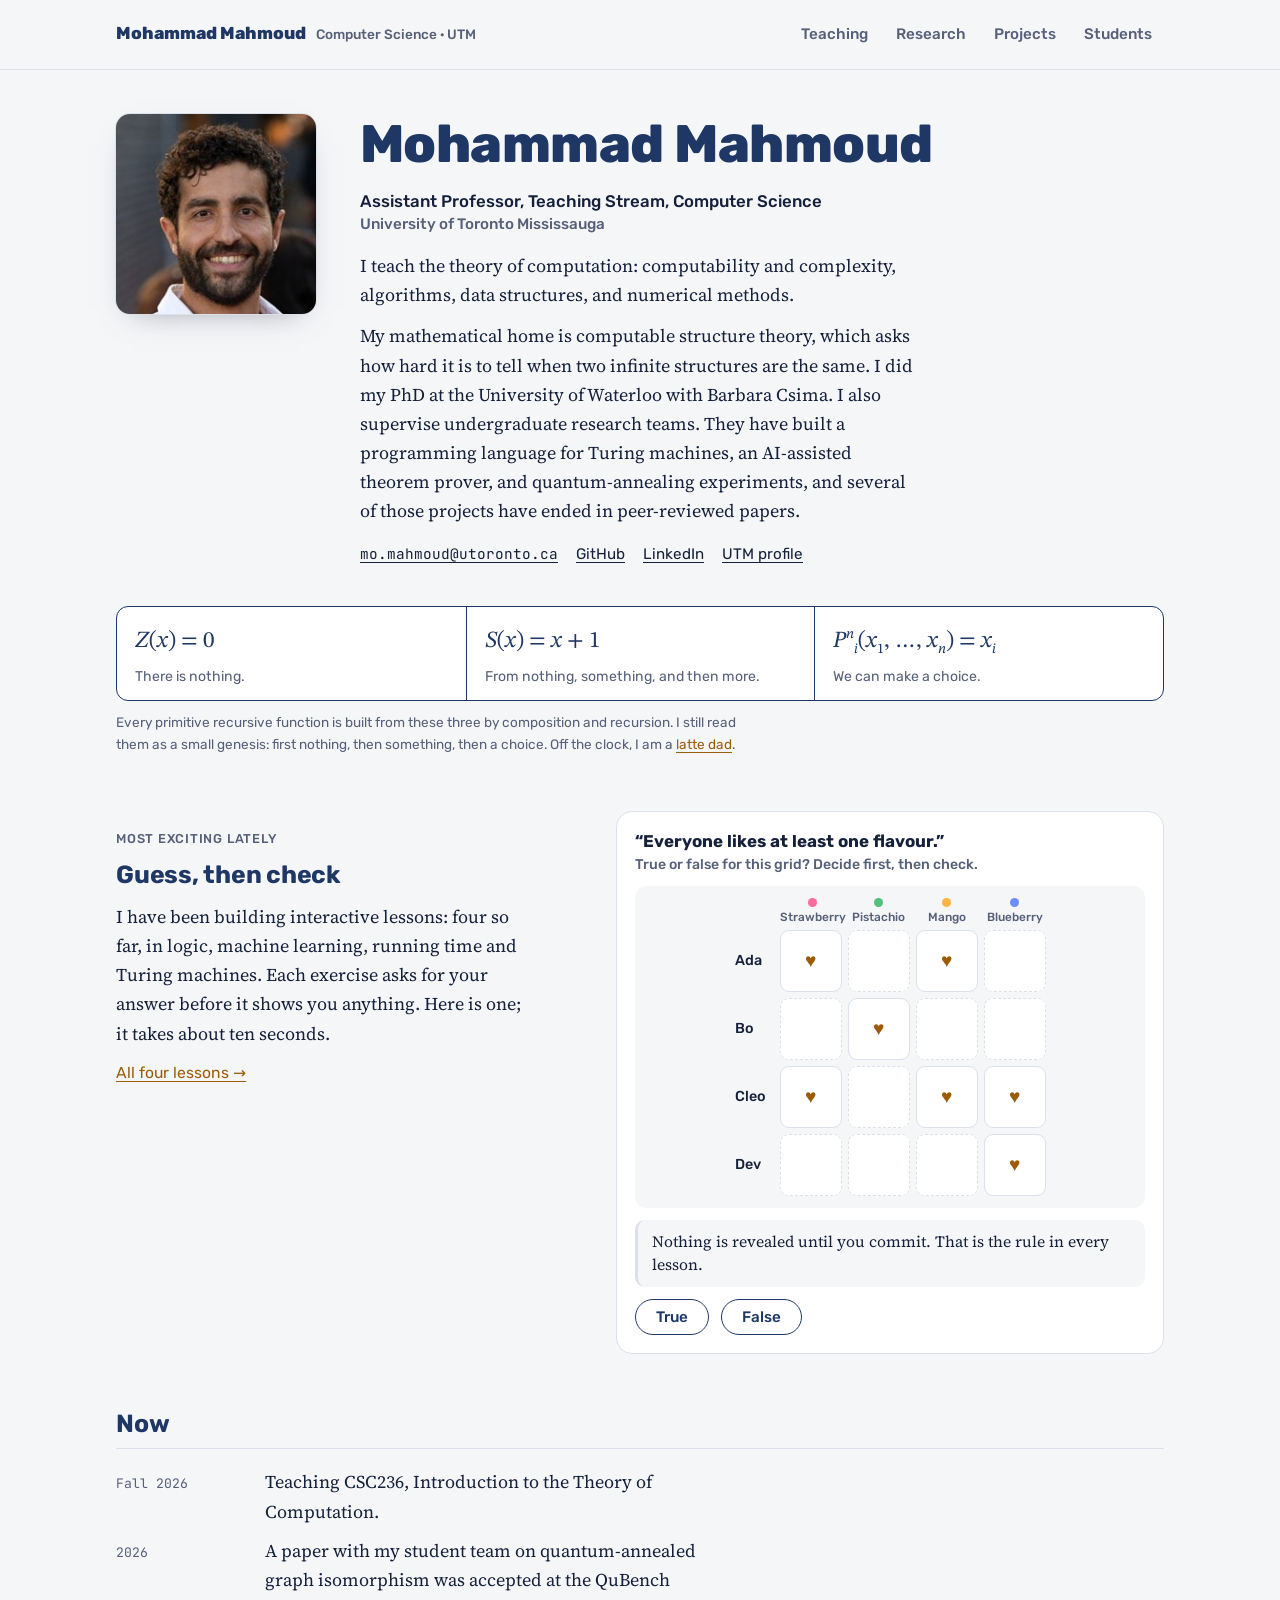
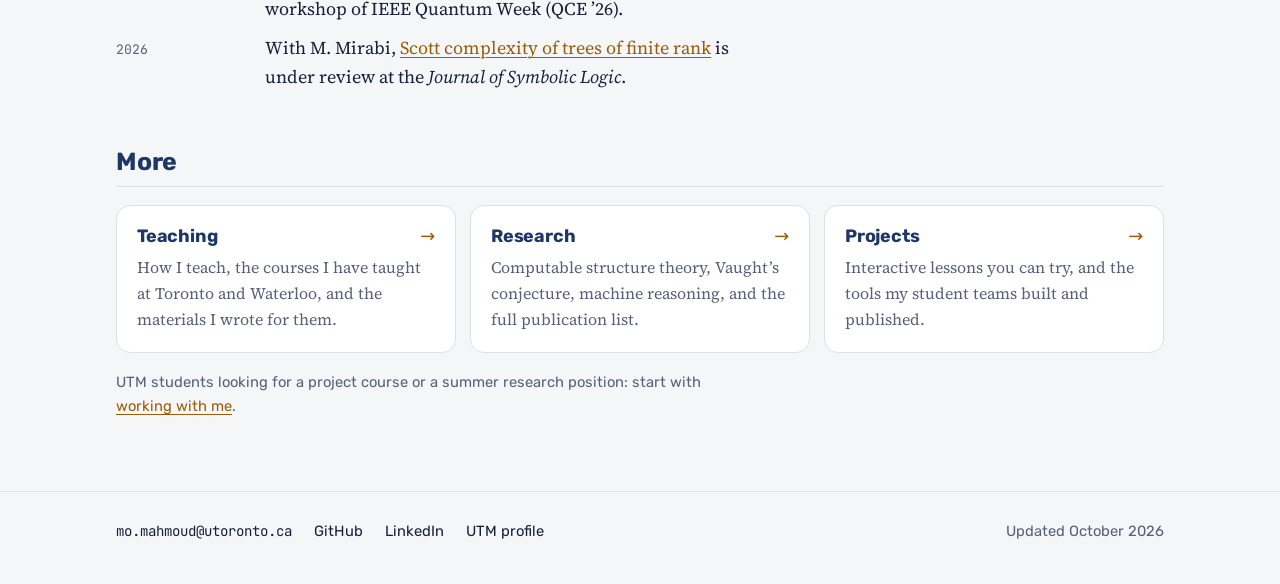
<file: index.html>
<!doctype html>
<html lang="en">
<head>
<meta charset="utf-8">
<meta name="viewport" content="width=device-width,initial-scale=1,viewport-fit=cover">
<title>Mohammad Mahmoud</title>
<meta name="claude:viewport-fit-sides" content="cover">
<meta name="description" content="Mohammad Mahmoud, Assistant Professor (Teaching Stream) in Computer Science at the University of Toronto Mississauga. Theory of computation, computable structure theory, and student research teams that build tools for teaching computation, AI theorem proving and quantum annealing.">
<link rel="canonical" href="https://www.mmsquared.ca/">
<meta property="og:type" content="website">
<meta property="og:title" content="Mohammad Mahmoud · Computer Science, University of Toronto Mississauga">
<meta property="og:description" content="Theory of computation, computable structure theory, and undergraduate research teams.">
<meta property="og:url" content="https://www.mmsquared.ca/">
<meta property="og:image" content="https://www.mmsquared.ca/img/headshot.jpg">
<meta name="twitter:card" content="summary">
<link rel="icon" href="favicon.svg" type="image/svg+xml">
<link rel="preconnect" href="https://fonts.googleapis.com">
<link rel="preconnect" href="https://fonts.gstatic.com" crossorigin>
<link rel="stylesheet" href="https://fonts.googleapis.com/css2?family=Rubik:wght@500;700;800&family=Source+Serif+4:ital,opsz,wght@0,8..60,400;0,8..60,600;1,8..60,400&family=JetBrains+Mono:wght@500&family=STIX+Two+Text:ital,wght@0,400;1,400&display=swap">
<link rel="stylesheet" href="site.css">
</head>
<body>

<header class="site-head"><div class="wrap">
  <a class="mark" href="index.html" aria-current="page">Mohammad Mahmoud <small>Computer Science · UTM</small></a>
  <nav class="site-nav" aria-label="Site">
    <a href="teaching.html">Teaching</a>
    <a href="research.html">Research</a>
    <a href="projects.html">Projects</a>
    <a href="students.html">Students</a>
  </nav>
</div></header>

<main class="wrap">

<section class="hero" aria-labelledby="name">
  <img class="portrait" src="img/headshot.jpg" alt="Mohammad Mahmoud" width="200" height="200">
  <div class="hero-text">
    <h1 id="name">Mohammad Mahmoud</h1>
    <p class="role">Assistant Professor, Teaching Stream, Computer Science<span>University of Toronto Mississauga</span></p>
    <div class="intro">
      <p>I teach the theory of computation: computability and complexity, algorithms, data structures, and numerical methods.</p>
      <p>My mathematical home is computable structure theory, which asks how hard it is to tell when two infinite structures are the same. I did my PhD at the University of Waterloo with Barbara Csima. I also supervise undergraduate research teams. They have built a programming language for Turing machines, an AI-assisted theorem prover, and quantum-annealing experiments, and several of those projects have ended in peer-reviewed papers.</p>
    </div>
    <p class="contact-line"><span class="email" data-u="mo.mahmoud" data-d="utoronto.ca">mo.mahmoud [at] utoronto.ca</span><a href="https://github.com/moassem89">GitHub</a><a href="https://ca.linkedin.com/in/mohammad-mahmoud-phd-8002724b">LinkedIn</a><a href="https://www.utm.utoronto.ca/math-cs-stats/people/mohammad-mahmoud">UTM profile</a></p>
  </div>
</section>

<div class="tape" role="group" aria-label="The three base functions of the primitive recursive functions">
  <div><span class="f"><i>Z</i>(<i>x</i>) = 0</span><span class="gloss">There is nothing.</span></div>
  <div><span class="f"><i>S</i>(<i>x</i>) = <i>x</i> + 1</span><span class="gloss">From nothing, something, and then more.</span></div>
  <div><span class="f"><i>P</i><sup><i>n</i></sup><sub><i>i</i></sub>(<i>x</i><sub>1</sub>, …, <i>x</i><sub><i>n</i></sub>) = <i>x</i><sub><i>i</i></sub></span><span class="gloss">We can make a choice.</span></div>
</div>
<p class="tape-cap">Every primitive recursive function is built from these three by composition and recursion. I still read them as a small genesis: first nothing, then something, then a choice. Off the clock, I am a <a href="https://www.youtube.com/shorts/TO_sG0gVgQU">latte dad</a>.</p>

<section class="play" aria-labelledby="playH">
  <div class="play-text">
    <p class="label">Most exciting lately</p>
    <h2 id="playH">Guess, then check</h2>
    <p>I have been building interactive lessons: four so far, in logic, machine learning, running time and Turing machines. Each exercise asks for your answer before it shows you anything. Here is one; it takes about ten seconds.</p>
    <p class="play-more"><a href="lessons/index.html">All four lessons</a></p>
  </div>
  <div class="try" id="try" aria-label="A ten-second exercise" hidden>
    <p class="ask" id="tryAsk"></p>
    <div class="likes" id="tryGrid" role="group" aria-label="Who likes which flavour"></div>
    <div class="say" id="trySay" aria-live="polite"></div>
    <div class="row">
      <button class="btn" type="button" id="tryTrue">True</button>
      <button class="btn" type="button" id="tryFalse">False</button>
      <button class="btn ghost" type="button" id="tryAnother" hidden>Another sentence</button>
      <a class="go" href="lessons/logic.html" id="tryGo" hidden>The full lesson</a>
      <span class="tally" id="tryTally"></span>
    </div>
  </div>
</section>

<section class="section" aria-labelledby="nowH">
  <h2 id="nowH">Now</h2>
  <ul class="now">
    <li><span class="when">Fall 2026</span><span>Teaching CSC236, Introduction to the Theory of Computation.</span></li>
    <li><span class="when">2026</span><span>A paper with my student team on quantum-annealed graph isomorphism was accepted at the QuBench workshop of IEEE Quantum Week (QCE ’26).</span></li>
    <li><span class="when">2026</span><span>With M. Mirabi, <a href="https://arxiv.org/abs/2606.27151">Scott complexity of trees of finite rank</a> is under review at the <i>Journal of Symbolic Logic</i>.</span></li>
  </ul>
</section>

<section class="section" aria-labelledby="moreH">
  <h2 id="moreH">More</h2>
  <div class="doors">
    <a class="door" href="teaching.html"><h3>Teaching</h3><p>How I teach, the courses I have taught at Toronto and Waterloo, and the materials I wrote for them.</p></a>
    <a class="door" href="research.html"><h3>Research</h3><p>Computable structure theory, Vaught’s conjecture, machine reasoning, and the full publication list.</p></a>
    <a class="door" href="projects.html"><h3>Projects</h3><p>Interactive lessons you can try, and the tools my student teams built and published.</p></a>
  </div>
  <p class="note">UTM students looking for a project course or a summer research position: start with <a href="students.html">working with me</a>.</p>
</section>

</main>

<footer class="site-foot"><div class="wrap">
  <span class="email" data-u="mo.mahmoud" data-d="utoronto.ca">mo.mahmoud [at] utoronto.ca</span>
  <a href="https://github.com/moassem89">GitHub</a>
  <a href="https://ca.linkedin.com/in/mohammad-mahmoud-phd-8002724b">LinkedIn</a>
  <a href="https://www.utm.utoronto.ca/math-cs-stats/people/mohammad-mahmoud">UTM profile</a>
  <span class="stamp">Updated October 2026</span>
</div></footer>

<script>
/* The address is assembled here so it never sits whole in the page source; without scripts it reads "mo.mahmoud [at] utoronto.ca". */
document.querySelectorAll('.email[data-u]').forEach(function(el){var a=el.dataset.u+'@'+el.dataset.d,l=document.createElement('a');l.href='mailto:'+a;l.textContent=a;l.className=el.className;el.replaceWith(l);});
</script>
<script>
/* One exercise from Lesson 1, in about ten seconds: the same grid and sentences as the lessons hub.
   Commit to true or false; then the grid lights up the hearts that decide it. Without scripts the card stays hidden and the link above remains. */
(function(){
'use strict';
var box=document.getElementById('try'); if(!box) return;
var PEOPLE=['Ada','Bo','Cleo','Dev'];
var FLAV=[['Strawberry','#FF6B9A'],['Pistachio','#4FC07E'],['Mango','#FFB341'],['Blueberry','#6C8DFF']];
var G1=[[1,0,1,0],[0,1,0,0],[1,0,1,1],[0,0,0,1]];   // every row has a heart; no column is full
var G2=[[1,0,0,0],[1,1,1,1],[0,0,1,0],[0,1,0,0]];   // Bo's row is full
var ROUNDS=[
  {g:G1, s:'Everyone likes at least one flavour.', ans:true,
   win:[[0,0],[1,1],[2,0],[3,3]], gap:[], dim:false,
   intro:'Nothing is revealed until you commit. That is the rule in every lesson.',
   yes:'<b>True.</b> Read across the rows: every person has at least one heart. That is all the sentence asks — it says nothing about <em>which</em> flavour.',
   no:'<b>It is true.</b> Read across the rows, not down the columns: Ada, Bo, Cleo and Dev each have a heart somewhere, and that is all the sentence asks. If you were looking for one flavour that everyone likes, that is a different sentence — and it is next.'},
  {g:G1, s:'One flavour is liked by everyone.', ans:false,
   win:[[0,0],[2,0]], gap:[[1,0],[3,0]], dim:true,
   intro:'Same grid, different sentence.',
   yes:'<b>False.</b> A flavour liked by everyone would be a column with four hearts, and no column has them: the best any flavour manages is two. Strawberry, for one, is skipped by Bo and Dev. Same grid and same two ideas as before — only the order changed.',
   no:'<b>It is false.</b> For this one you read down the columns: a flavour liked by everyone is a column with four hearts, and there is none. Strawberry is missing Bo and Dev. What <em>is</em> true here is that everyone likes some flavour — the previous sentence. Swapping “everyone” and “one flavour” changed the meaning.'},
  {g:G2, s:'Someone likes every flavour.', ans:true,
   win:[[1,0],[1,1],[1,2],[1,3]], gap:[], dim:true,
   intro:'New grid, new sentence.',
   yes:'<b>True.</b> Bo’s row is full. One such person is all the sentence needs; it says nothing about the other three.',
   no:'<b>It is true.</b> Look across Bo’s row: four hearts. “Someone” needs only one person, so the other rows don’t matter, however thin they are.'}
];
var grid=document.getElementById('tryGrid'), ask=document.getElementById('tryAsk'), say=document.getElementById('trySay'), tally=document.getElementById('tryTally');
var bTrue=document.getElementById('tryTrue'), bFalse=document.getElementById('tryFalse'), bAnother=document.getElementById('tryAnother'), go=document.getElementById('tryGo');
var cur=0, answered=0, right=0, done=false;
function draw(){
  var r=ROUNDS[cur], h='<div></div>';
  FLAV.forEach(function(f){ h+='<div class="hd"><i style="background:'+f[1]+'"></i>'+f[0]+'</div>'; });
  PEOPLE.forEach(function(p,i){
    h+='<div class="rh">'+p+'</div>';
    FLAV.forEach(function(f,j){ var on=r.g[i][j]; h+='<span class="cell'+(on?' on':'')+'" data-i="'+i+'" data-j="'+j+'" role="img" aria-label="'+p+(on?' likes ':' does not like ')+f[0]+'"></span>'; });
  });
  grid.innerHTML=h;
  ask.innerHTML='<q>'+r.s+'</q> <small>True or false for this grid? Decide first, then check.</small>';
  done=false; bTrue.disabled=false; bFalse.disabled=false; bAnother.hidden=true; go.hidden=true;
  say.className='say'; say.textContent=r.intro;
}
function cell(i,j){ return grid.querySelector('.cell[data-i="'+i+'"][data-j="'+j+'"]'); }
function commit(choice){
  if(done) return;
  done=true; answered++;
  var r=ROUNDS[cur], ok=(choice===r.ans);
  if(ok) right++;
  bTrue.disabled=true; bFalse.disabled=true;
  if(r.dim) grid.querySelectorAll('.cell').forEach(function(c){ c.classList.add('dim'); });
  r.win.forEach(function(p){ var c=cell(p[0],p[1]); c.classList.remove('dim'); c.classList.add('win'); });
  r.gap.forEach(function(p){ var c=cell(p[0],p[1]); c.classList.remove('dim'); c.classList.add('gap'); });
  say.className='say '+(ok?'ok':'no'); say.innerHTML=ok?r.yes:r.no;
  bAnother.hidden=false; go.hidden=false;
  tally.textContent=right+' of '+answered+' right';
}
bTrue.addEventListener('click',function(){ commit(true); });
bFalse.addEventListener('click',function(){ commit(false); });
bAnother.addEventListener('click',function(){ cur=(cur+1)%ROUNDS.length; draw(); });
draw(); box.hidden=false;
})();
</script>
</body>
</html>
</file>
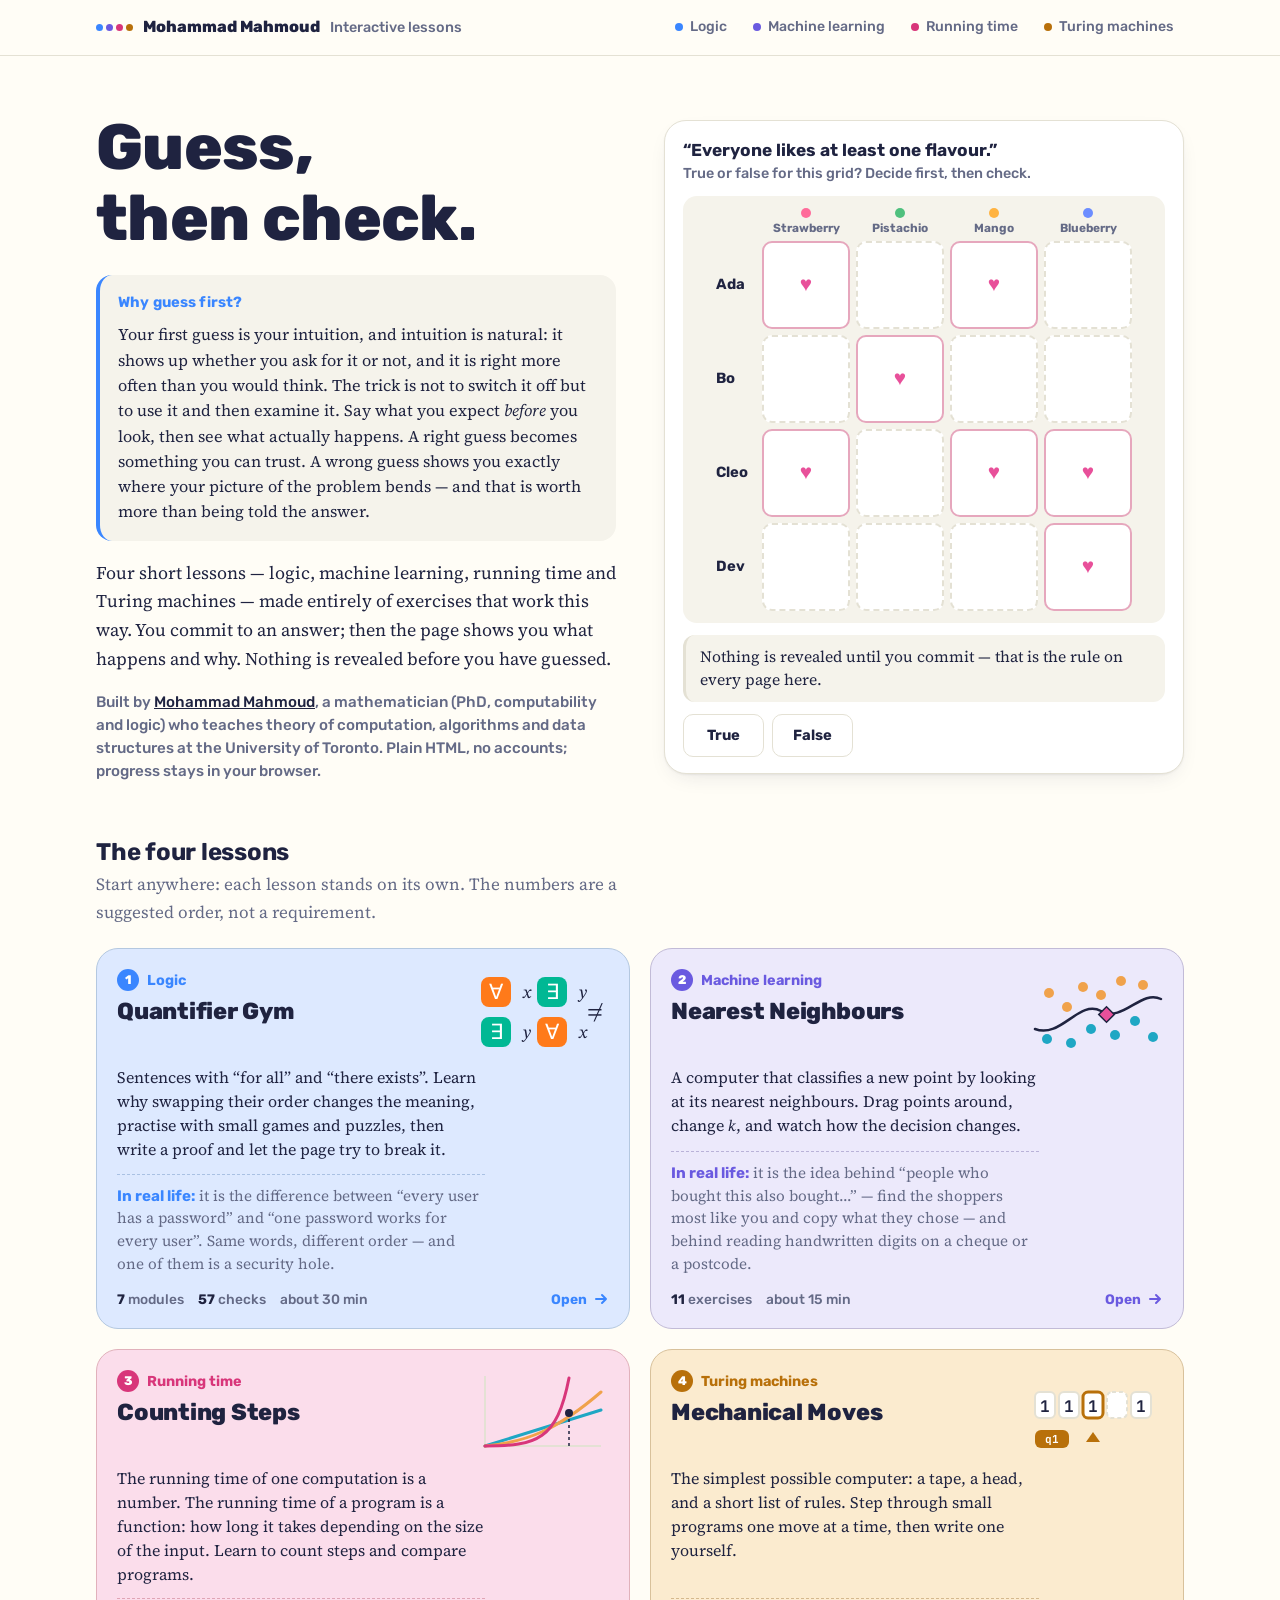
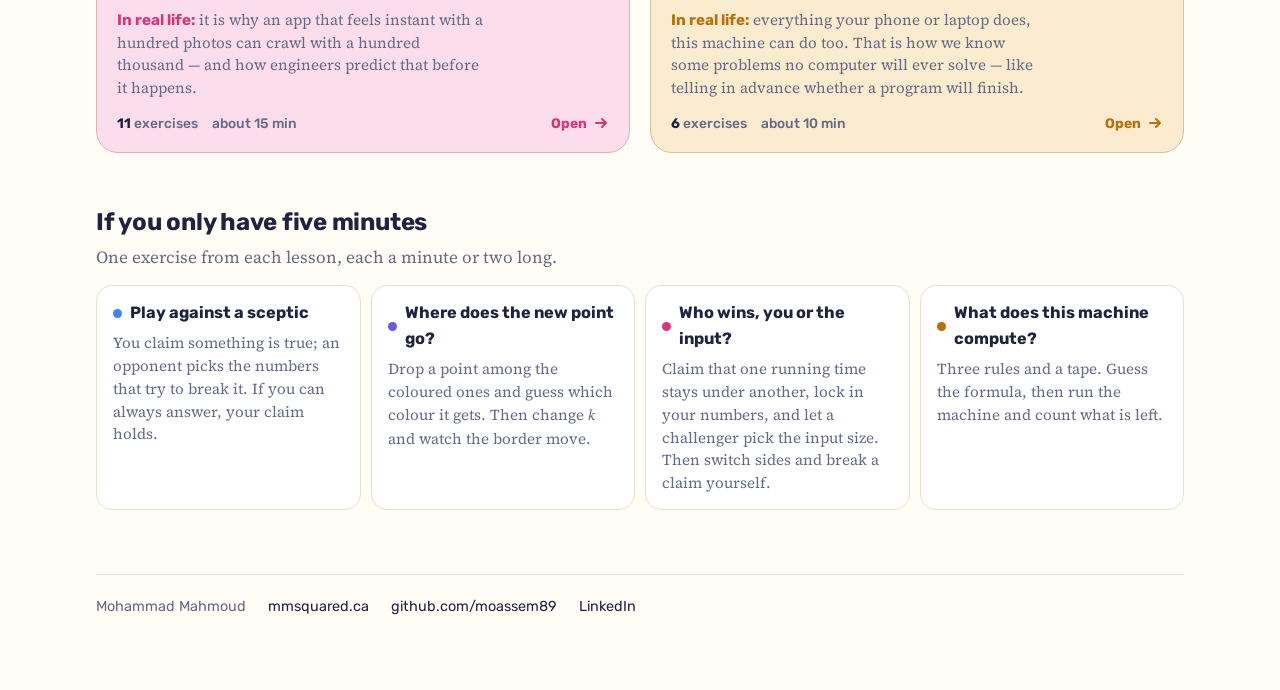
<file: lessons/index.html>
<!doctype html>
<html lang="en">
<head>
<meta charset="utf-8">
<meta name="viewport" content="width=device-width,initial-scale=1,viewport-fit=cover">
<title>Interactive Lessons · Mohammad Mahmoud</title>
<meta name="description" content="Four short interactive lessons in logic, machine learning, running time and Turing machines. Every exercise asks for your guess before it shows you anything.">
<link rel="preconnect" href="https://fonts.googleapis.com">
<link rel="preconnect" href="https://fonts.gstatic.com" crossorigin>
<link rel="stylesheet" href="https://fonts.googleapis.com/css2?family=Rubik:wght@500;700;800&family=Source+Serif+4:ital,opsz,wght@0,8..60,400;0,8..60,600;1,8..60,400&family=JetBrains+Mono:wght@500&family=STIX+Two+Text:ital,wght@0,400;0,600;1,400&display=swap">
<style>
/* Collection base. The hub carries no accent of its own; each lesson card is tinted with its lesson's accent. */
:root{
  --bg:#FFFDF6; --surface:#FFFFFF; --surface-2:#F5F3EB; --ink:#1F2340; --muted:#646A86; --line:#E4E1D4;
  --ok:#2E9E6B; --ok-soft:#DFF3E8; --bad:#D9534F; --bad-soft:#FBE3E2;
  --sand:#F0A24B; --sea:#1FA7C4;
  --logic:#3A86FF; --logic-soft:#DDE9FF; --turing:#B8700A; --turing-soft:#FBEBCF; --time:#D8367A; --time-soft:#FBDDEB; --ml:#6A5AE0; --ml-soft:#ECE9FB;
  --forall:#FF7A1A; --exists:#00B894; --pink:#E8509A;
  --display:'Rubik',system-ui,-apple-system,sans-serif; --body:'Source Serif 4',Georgia,'Times New Roman',serif; --mono:'JetBrains Mono',ui-monospace,SFMono-Regular,Menlo,monospace; --math:'STIX Two Text','Cambria Math','Times New Roman',serif;
  --shadow:0 1px 2px rgba(31,35,64,.06),0 8px 24px -12px rgba(31,35,64,.18);
  color-scheme:light;
}
@media (prefers-color-scheme:dark){:root:not([data-theme="light"]){
  --bg:#15182B; --surface:#1D2138; --surface-2:#252A48; --ink:#F1F1F8; --muted:#A6AAC6; --line:#30355A;
  --ok:#4CC38A; --ok-soft:#1E3A2E; --bad:#F07178; --bad-soft:#4A2630; --sand:#F5B261; --sea:#45C3DE;
  --logic:#6AA3FF; --logic-soft:#1B2C55; --turing:#F2B544; --turing-soft:#4A3410; --time:#FF6FB5; --time-soft:#4A1A33; --ml:#9C8EFF; --ml-soft:#2B2A58;
  --forall:#FF9450; --exists:#2BD9AC; --pink:#FF7AB8;
  --shadow:0 1px 2px rgba(0,0,0,.3),0 8px 24px -12px rgba(0,0,0,.5); color-scheme:dark}}
:root[data-theme="dark"]{
  --bg:#15182B; --surface:#1D2138; --surface-2:#252A48; --ink:#F1F1F8; --muted:#A6AAC6; --line:#30355A;
  --ok:#4CC38A; --ok-soft:#1E3A2E; --bad:#F07178; --bad-soft:#4A2630; --sand:#F5B261; --sea:#45C3DE;
  --logic:#6AA3FF; --logic-soft:#1B2C55; --turing:#F2B544; --turing-soft:#4A3410; --time:#FF6FB5; --time-soft:#4A1A33; --ml:#9C8EFF; --ml-soft:#2B2A58;
  --forall:#FF9450; --exists:#2BD9AC; --pink:#FF7AB8;
  --shadow:0 1px 2px rgba(0,0,0,.3),0 8px 24px -12px rgba(0,0,0,.5); color-scheme:dark}

*{box-sizing:border-box}
[hidden]{display:none!important}
html{scroll-padding-top:72px}
body{margin:0;background:var(--bg);color:var(--ink);font-family:var(--body);font-size:17px;line-height:1.6;-webkit-font-smoothing:antialiased}
a{color:inherit}
h1,h2,h3{font-family:var(--display);line-height:1.12;margin:0;letter-spacing:-.01em;text-wrap:balance}
p{margin:0}
button{font:inherit;color:inherit}
:focus-visible{outline:3px solid var(--logic);outline-offset:3px;border-radius:6px}
.mono{font-family:var(--mono);font-variant-numeric:tabular-nums}
.math{font-family:var(--math)}

/* Collection bar — identical on every page */
.cbar{position:sticky;top:0;z-index:20;background:var(--bg);border-bottom:1px solid var(--line)}
.cbar .in{max-width:1120px;margin:0 auto;padding:10px max(16px,env(safe-area-inset-left,0px)) 10px max(16px,env(safe-area-inset-right,0px));display:flex;align-items:center;justify-content:space-between;gap:16px}
.cbar .mark{display:flex;align-items:center;gap:10px;text-decoration:none;font-family:var(--display);font-weight:800;font-size:1rem;white-space:nowrap}
.cbar .mark .dots{display:inline-grid;grid-template-columns:repeat(4,7px);gap:3px}
.cbar .mark .dots i{width:7px;height:7px;border-radius:50%;display:block}
.cbar .mark .dots i:nth-child(1){background:var(--logic)}.cbar .mark .dots i:nth-child(2){background:var(--ml)}.cbar .mark .dots i:nth-child(3){background:var(--time)}.cbar .mark .dots i:nth-child(4){background:var(--turing)}
.cbar .mark small{font-weight:500;color:var(--muted);font-size:.9rem}
.cbar nav{display:flex;gap:4px;overflow-x:auto;scrollbar-width:none;min-width:0}
.cbar nav::-webkit-scrollbar{display:none}
.cbar nav a{display:flex;align-items:center;gap:7px;padding:6px 11px;border-radius:999px;text-decoration:none;color:var(--muted);font-family:var(--display);font-weight:500;font-size:.88rem;white-space:nowrap}
.cbar nav a i{width:8px;height:8px;border-radius:50%;flex:0 0 auto}
.cbar nav a:hover{color:var(--ink);background:var(--surface-2)}
@media (max-width:720px){.cbar .mark span.name{display:none}.cbar .mark small{display:none}}

.shell{max-width:1120px;margin:0 auto;padding:0 max(16px,env(safe-area-inset-left,0px)) 72px max(16px,env(safe-area-inset-right,0px))}

/* Hero: headline column beside a live exercise */
.hero{display:grid;grid-template-columns:minmax(0,1fr);gap:28px;padding-top:40px;align-items:center}
@media (min-width:900px){.hero{grid-template-columns:minmax(0,1fr) minmax(0,1fr);gap:48px;padding-top:56px}}
.hero h1{font-size:clamp(2.4rem,6.2vw,4rem);font-weight:800;max-width:12ch}
.hero .note{margin-top:20px;padding:16px 18px;border-radius:16px;background:var(--surface-2);border-left:4px solid var(--logic);max-width:36em;display:grid;gap:8px}
.hero .note b{font-family:var(--display);font-weight:700;font-size:.92rem;color:var(--logic);letter-spacing:.01em}
.hero .note p{font-size:1.02rem;line-height:1.55}
.hero .lede{font-size:1.12rem;max-width:34em;margin-top:18px}
.hero .who{margin-top:18px;color:var(--muted);font-family:var(--display);font-weight:500;font-size:.95rem;max-width:40em;line-height:1.5}
.hero .who a{color:var(--ink)}

.try{background:var(--surface);border:1px solid var(--line);border-radius:22px;box-shadow:var(--shadow);padding:18px 18px 16px;display:grid;gap:12px;min-width:0}
.try .ask{font-family:var(--display);font-weight:700;font-size:1.08rem;line-height:1.35}
.try .ask q{quotes:"“" "”"}
.try .ask small{display:block;font-weight:500;color:var(--muted);font-size:.9rem;margin-top:2px}
.try .likes{display:grid;grid-template-columns:auto repeat(4,minmax(0,88px));justify-content:center;gap:6px;align-items:center;background:var(--surface-2);border-radius:14px;padding:12px}
.try .hd{font-family:var(--display);font-weight:700;font-size:.74rem;text-align:center;line-height:1.1;display:grid;gap:4px;justify-items:center;color:var(--muted)}
@media (max-width:460px){.try .hd{font-size:.62rem}.try .likes{gap:5px;padding:10px}}
.try .hd i{width:10px;height:10px;border-radius:50%;display:block}
.try .rh{font-family:var(--display);font-weight:700;font-size:.92rem;padding-right:8px}
.try .cell{aspect-ratio:1;border-radius:10px;border:2px dashed var(--line);background:var(--surface);display:grid;place-items:center;font-size:1.3rem;line-height:1;color:var(--pink);transition:background .18s,border-color .18s,opacity .18s}
.try .cell.on{border-style:solid;border-color:color-mix(in srgb,var(--pink) 40%,var(--line))}
.try .cell.on::after{content:"♥"}
.try .cell.win{background:var(--ok-soft);border-color:var(--ok)}
.try .cell.gap{background:var(--bad-soft);border-color:var(--bad);color:var(--bad);font-size:1rem;font-family:var(--display);font-weight:800}
.try .cell.gap::after{content:"✕"}
.try .cell.dim{opacity:.4}
.try .say{min-height:3.4em;border-radius:12px;padding:10px 14px;background:var(--surface-2);border-left:3px solid var(--line);font-size:.98rem;line-height:1.5}
.try .say.ok{background:var(--ok-soft);border-left-color:var(--ok)}
.try .say.no{background:var(--bad-soft);border-left-color:var(--bad)}
.try .say b{font-family:var(--display)}
.try .row{display:flex;gap:8px;flex-wrap:wrap;align-items:center}
.btn{border:1px solid var(--line);background:var(--surface);border-radius:10px;padding:9px 14px;font-family:var(--display);font-weight:700;font-size:.92rem;cursor:pointer;display:inline-flex;align-items:center;gap:8px;text-decoration:none;color:var(--ink)}
.btn:hover{background:var(--surface-2)}
.btn.go{background:var(--logic);color:#fff;border-color:transparent}
.btn.go:hover{filter:brightness(1.06);background:var(--logic)}
.btn.tf{min-width:5.5em;justify-content:center}
.btn[disabled]{opacity:.5;cursor:default}
.btn[disabled]:hover{background:var(--surface)}
.try .tally{margin-left:auto;font-family:var(--display);font-size:.85rem;color:var(--muted)}

/* Lessons */
.lessons{margin-top:56px}
.lessons h2{font-size:1.5rem;font-weight:700}
.lessons .sub{color:var(--muted);margin-top:6px;max-width:58ch}
.grid{display:grid;grid-template-columns:minmax(0,1fr);gap:16px;margin-top:22px}
@media (min-width:760px){.grid{grid-template-columns:repeat(2,minmax(0,1fr));gap:20px}}
.lesson{--a:var(--logic);--a-soft:var(--logic-soft);display:grid;grid-template-rows:auto 1fr auto auto;gap:12px;text-decoration:none;color:var(--ink);background:var(--a-soft);border:1px solid color-mix(in srgb,var(--a) 28%,var(--line));border-radius:22px;padding:20px 20px 18px;min-width:0;position:relative}
.lesson.turing{--a:var(--turing);--a-soft:var(--turing-soft)}
.lesson.time{--a:var(--time);--a-soft:var(--time-soft)}
.lesson.ml{--a:var(--ml);--a-soft:var(--ml-soft)}
.lesson .top{display:flex;justify-content:space-between;align-items:flex-start;gap:12px}
.lesson .topic{font-family:var(--display);font-weight:700;font-size:.9rem;color:var(--a);display:flex;align-items:center;gap:8px}
.lesson .topic b{display:inline-grid;place-items:center;width:22px;height:22px;border-radius:50%;background:var(--a);color:#fff;font-size:.78rem;font-weight:800}
.lesson h3{font-size:1.45rem;font-weight:800;margin-top:6px}
.lesson .motif{flex:0 0 auto;width:132px;height:84px}
.lesson .motif svg{width:100%;height:100%;display:block;overflow:visible}
.lesson p{font-size:1rem;line-height:1.5;max-width:46ch}
.lesson p.use{font-size:.95rem;color:var(--muted);padding-top:10px;border-top:1px dashed color-mix(in srgb,var(--a) 35%,var(--line))}
.lesson p.use b{font-family:var(--display);font-weight:700;color:var(--a)}
.lesson .meta{display:flex;flex-wrap:wrap;gap:6px 14px;align-items:center;font-family:var(--display);font-weight:500;font-size:.86rem;color:var(--muted)}
.lesson .meta b{font-weight:700;color:var(--ink)}
.lesson .open{margin-left:auto;font-weight:700;color:var(--a);display:inline-flex;align-items:center;gap:6px}
.lesson .open svg{width:16px;height:16px;transition:transform .18s}
.lesson:hover .open svg{transform:translateX(3px)}
.lesson:focus-visible{outline-color:var(--a)}
@media (max-width:460px){.lesson .motif{width:104px;height:66px}}

/* Five minutes */
.tour{margin-top:56px;display:grid;gap:14px}
.tour h2{font-size:1.5rem;font-weight:700}
.tour .sub{color:var(--muted);margin-top:-6px;max-width:58ch}
.tour ol{list-style:none;margin:0;padding:0;display:grid;gap:10px}
@media (min-width:640px){.tour ol{grid-template-columns:repeat(2,minmax(0,1fr))}}
@media (min-width:1000px){.tour ol{grid-template-columns:repeat(4,minmax(0,1fr))}}
.tour li a{display:grid;gap:6px;padding:14px 16px;border-radius:16px;background:var(--surface);border:1px solid var(--line);text-decoration:none;color:var(--ink);height:100%;align-content:start}
.tour li a:hover{border-color:var(--ink)}
.tour li b{font-family:var(--display);font-size:1.02rem;font-weight:700;display:flex;align-items:center;gap:8px}
.tour li b i{width:9px;height:9px;border-radius:50%;flex:0 0 auto}
.tour li span{font-size:.95rem;color:var(--muted);line-height:1.5}

footer{margin-top:64px;padding-top:20px;border-top:1px solid var(--line);display:flex;flex-wrap:wrap;gap:8px 22px;align-items:center;font-family:var(--display);font-size:.9rem;color:var(--muted)}
footer a{color:var(--ink);text-decoration:none}
footer a:hover{text-decoration:underline}
@media (prefers-reduced-motion:reduce){*{transition:none!important;animation:none!important}}
</style>
</head>
<body>

<div class="cbar"><div class="in">
  <a class="mark" href="index.html" aria-current="page"><span class="dots" aria-hidden="true"><i></i><i></i><i></i><i></i></span><span class="name">Mohammad Mahmoud</span> <small>Interactive lessons</small></a>
  <nav aria-label="Lessons">
    <a href="logic.html"><i style="background:var(--logic)"></i>Logic</a>
    <a href="ml.html"><i style="background:var(--ml)"></i>Machine learning</a>
    <a href="running-time.html"><i style="background:var(--time)"></i>Running time</a>
    <a href="turing.html"><i style="background:var(--turing)"></i>Turing machines</a>
  </nav>
</div></div>

<div class="shell">

<header class="hero">
  <div>
    <h1>Guess, then check.</h1>
    <div class="note">
      <b>Why guess first?</b>
      <p>Your first guess is your intuition, and intuition is natural: it shows up whether you ask for it or not, and it is right more often than you would think. The trick is not to switch it off but to use it and then examine it. Say what you expect <em>before</em> you look, then see what actually happens. A right guess becomes something you can trust. A wrong guess shows you exactly where your picture of the problem bends — and that is worth more than being told the answer.</p>
    </div>
    <p class="lede">Four short lessons — logic, machine learning, running time and Turing machines — made entirely of exercises that work this way. You commit to an answer; then the page shows you what happens and why. Nothing is revealed before you have guessed.</p>
    <p class="who">Built by <a href="../index.html">Mohammad Mahmoud</a>, a mathematician (PhD, computability and logic) who teaches theory of computation, algorithms and data structures at the University of Toronto. Plain HTML, no accounts; progress stays in your browser.</p>
  </div>

  <div class="try" id="try" aria-label="A ten-second exercise">
    <p class="ask" id="tryAsk"></p>
    <div class="likes" id="tryGrid" role="group" aria-label="Who likes which flavour"></div>
    <div class="say" id="trySay" aria-live="polite">Nothing is revealed until you commit — that is the rule on every page here.</div>
    <div class="row">
      <button class="btn tf" type="button" id="tryTrue">True</button>
      <button class="btn tf" type="button" id="tryFalse">False</button>
      <button class="btn" type="button" id="tryAnother" hidden>Another sentence</button>
      <a class="btn go" href="logic.html" id="tryGo" hidden>Start lesson 1</a>
      <span class="tally" id="tryTally"></span>
    </div>
  </div>
</header>

<section class="lessons" aria-labelledby="lessonsH">
  <h2 id="lessonsH">The four lessons</h2>
  <p class="sub">Start anywhere: each lesson stands on its own. The numbers are a suggested order, not a requirement.</p>
  <div class="grid">

    <a class="lesson logic" href="logic.html">
      <div class="top">
        <div><div class="topic"><b>1</b>Logic</div><h3>Quantifier Gym</h3></div>
        <div class="motif" aria-hidden="true"><svg viewBox="0 0 132 84">
          <rect x="4" y="8" width="30" height="30" rx="8" fill="var(--forall)"/><text x="19" y="24" font-family="var(--math)" font-size="21" fill="#fff" text-anchor="middle" dominant-baseline="central">∀</text>
          <text x="46" y="24" font-family="var(--math)" font-size="18" font-style="italic" fill="var(--ink)" dominant-baseline="central">x</text>
          <rect x="60" y="8" width="30" height="30" rx="8" fill="var(--exists)"/><text x="75" y="24" font-family="var(--math)" font-size="21" fill="#fff" text-anchor="middle" dominant-baseline="central">∃</text>
          <text x="102" y="24" font-family="var(--math)" font-size="18" font-style="italic" fill="var(--ink)" dominant-baseline="central">y</text>
          <text x="118" y="43" font-family="var(--math)" font-size="22" fill="var(--ink)" text-anchor="middle" dominant-baseline="central">≠</text>
          <rect x="4" y="48" width="30" height="30" rx="8" fill="var(--exists)"/><text x="19" y="64" font-family="var(--math)" font-size="21" fill="#fff" text-anchor="middle" dominant-baseline="central">∃</text>
          <text x="46" y="64" font-family="var(--math)" font-size="18" font-style="italic" fill="var(--ink)" dominant-baseline="central">y</text>
          <rect x="60" y="48" width="30" height="30" rx="8" fill="var(--forall)"/><text x="75" y="64" font-family="var(--math)" font-size="21" fill="#fff" text-anchor="middle" dominant-baseline="central">∀</text>
          <text x="102" y="64" font-family="var(--math)" font-size="18" font-style="italic" fill="var(--ink)" dominant-baseline="central">x</text>
        </svg></div>
      </div>
      <p>Sentences with “for all” and “there exists”. Learn why swapping their order changes the meaning, practise with small games and puzzles, then write a proof and let the page try to break it.</p>
      <p class="use"><b>In real life:</b> it is the difference between “every user has a password” and “one password works for every user”. Same words, different order — and one of them is a security hole.</p>
      <div class="meta"><span><b>7</b> modules</span><span><b>57</b> checks</span><span>about 30 min</span><span class="open">Open<svg viewBox="0 0 16 16" fill="none" stroke="currentColor" stroke-width="2" stroke-linecap="round" stroke-linejoin="round"><path d="M3 8h10M9 4l4 4-4 4"/></svg></span></div>
    </a>

    <a class="lesson ml" href="ml.html">
      <div class="top">
        <div><div class="topic"><b>2</b>Machine learning</div><h3>Nearest Neighbours</h3></div>
        <div class="motif" aria-hidden="true"><svg viewBox="0 0 132 84">
          <path d="M4 60 C 30 70, 48 30, 70 42 S 110 20, 130 30" stroke="var(--ink)" stroke-width="2.5" fill="none" stroke-linecap="round"/>
          <g fill="var(--sand)"><circle cx="18" cy="24" r="5"/><circle cx="36" cy="38" r="5"/><circle cx="52" cy="18" r="5"/><circle cx="70" cy="26" r="5"/><circle cx="90" cy="12" r="5"/><circle cx="112" cy="16" r="5"/></g>
          <g fill="var(--sea)"><circle cx="16" cy="70" r="5"/><circle cx="40" cy="74" r="5"/><circle cx="60" cy="60" r="5"/><circle cx="84" cy="66" r="5"/><circle cx="104" cy="52" r="5"/><circle cx="122" cy="68" r="5"/></g>
          <rect x="70" y="40" width="11" height="11" transform="rotate(45 75.5 45.5)" fill="var(--pink)" stroke="var(--ink)" stroke-width="1.5"/>
        </svg></div>
      </div>
      <p>A computer that classifies a new point by looking at its nearest neighbours. Drag points around, change <span class="math"><i>k</i></span>, and watch how the decision changes.</p>
      <p class="use"><b>In real life:</b> it is the idea behind “people who bought this also bought…” — find the shoppers most like you and copy what they chose — and behind reading handwritten digits on a cheque or a postcode.</p>
      <div class="meta"><span><b>11</b> exercises</span><span>about 15 min</span><span class="open">Open<svg viewBox="0 0 16 16" fill="none" stroke="currentColor" stroke-width="2" stroke-linecap="round" stroke-linejoin="round"><path d="M3 8h10M9 4l4 4-4 4"/></svg></span></div>
    </a>

    <a class="lesson time" href="running-time.html">
      <div class="top">
        <div><div class="topic"><b>3</b>Running time</div><h3>Counting Steps</h3></div>
        <div class="motif" aria-hidden="true"><svg viewBox="0 0 132 84">
          <path d="M8 76H124" stroke="var(--line)" stroke-width="2"/><path d="M8 76V6" stroke="var(--line)" stroke-width="2"/>
          <path d="M8 76 L124 40" stroke="var(--sea)" stroke-width="3" fill="none" stroke-linecap="round"/>
          <path d="M8 76 C 50 72, 80 60, 124 22" stroke="var(--sand)" stroke-width="3" fill="none" stroke-linecap="round"/>
          <path d="M8 76 C 60 76, 80 70, 92 8" stroke="var(--time)" stroke-width="3" fill="none" stroke-linecap="round"/>
          <circle cx="92" cy="43" r="4" fill="var(--ink)"/>
          <path d="M92 43V76" stroke="var(--ink)" stroke-width="1.5" stroke-dasharray="3 3"/>
        </svg></div>
      </div>
      <p>The running time of one computation is a number. The running time of a program is a function: how long it takes depending on the size of the input. Learn to count steps and compare programs.</p>
      <p class="use"><b>In real life:</b> it is why an app that feels instant with a hundred photos can crawl with a hundred thousand — and how engineers predict that before it happens.</p>
      <div class="meta"><span><b>11</b> exercises</span><span>about 15 min</span><span class="open">Open<svg viewBox="0 0 16 16" fill="none" stroke="currentColor" stroke-width="2" stroke-linecap="round" stroke-linejoin="round"><path d="M3 8h10M9 4l4 4-4 4"/></svg></span></div>
    </a>

    <a class="lesson turing" href="turing.html">
      <div class="top">
        <div><div class="topic"><b>4</b>Turing machines</div><h3>Mechanical Moves</h3></div>
        <div class="motif" aria-hidden="true"><svg viewBox="0 0 132 84">
          <g stroke="var(--line)" stroke-width="2" fill="var(--surface)"><rect x="4" y="22" width="20" height="26" rx="5"/><rect x="28" y="22" width="20" height="26" rx="5"/><rect x="52" y="22" width="20" height="26" rx="5" stroke="var(--turing)" stroke-width="3"/><rect x="76" y="22" width="20" height="26" rx="5" stroke-dasharray="4 3"/><rect x="100" y="22" width="20" height="26" rx="5"/></g>
          <g font-family="var(--mono)" font-size="16" font-weight="700" fill="var(--ink)" text-anchor="middle" dominant-baseline="central"><text x="14" y="36">1</text><text x="38" y="36">1</text><text x="62" y="36">1</text><text x="110" y="36">1</text></g>
          <path d="M62 62 L55 72 H69 Z" fill="var(--turing)"/>
          <rect x="4" y="60" width="34" height="18" rx="6" fill="var(--turing)"/><text x="21" y="69" font-family="var(--mono)" font-size="11" font-weight="700" fill="#fff" text-anchor="middle" dominant-baseline="central">q1</text>
        </svg></div>
      </div>
      <p>The simplest possible computer: a tape, a head, and a short list of rules. Step through small programs one move at a time, then write one yourself.</p>
      <p class="use"><b>In real life:</b> everything your phone or laptop does, this machine can do too. That is how we know some problems no computer will ever solve — like telling in advance whether a program will finish.</p>
      <div class="meta"><span><b>6</b> exercises</span><span>about 10 min</span><span class="open">Open<svg viewBox="0 0 16 16" fill="none" stroke="currentColor" stroke-width="2" stroke-linecap="round" stroke-linejoin="round"><path d="M3 8h10M9 4l4 4-4 4"/></svg></span></div>
    </a>

  </div>
</section>

<section class="tour" aria-labelledby="tourH">
  <h2 id="tourH">If you only have five minutes</h2>
  <p class="sub">One exercise from each lesson, each a minute or two long.</p>
  <ol>
    <li><a href="logic.html#game"><b><i style="background:var(--logic)"></i>Play against a sceptic</b><span>You claim something is true; an opponent picks the numbers that try to break it. If you can always answer, your claim holds.</span></a></li>
    <li><a href="ml.html#playground"><b><i style="background:var(--ml)"></i>Where does the new point go?</b><span>Drop a point among the coloured ones and guess which colour it gets. Then change <span class="math"><i>k</i></span> and watch the border move.</span></a></li>
    <li><a href="running-time.html#ex-bigo"><b><i style="background:var(--time)"></i>Who wins, you or the input?</b><span>Claim that one running time stays under another, lock in your numbers, and let a challenger pick the input size. Then switch sides and break a claim yourself.</span></a></li>
    <li><a href="turing.html#ex-compute"><b><i style="background:var(--turing)"></i>What does this machine compute?</b><span>Three rules and a tape. Guess the formula, then run the machine and count what is left.</span></a></li>
  </ol>
</section>

<footer>
  <span>Mohammad Mahmoud</span>
  <a href="../index.html">mmsquared.ca</a>
  <a href="https://github.com/moassem89">github.com/moassem89</a>
  <a href="https://ca.linkedin.com/in/mohammad-mahmoud-phd-8002724b">LinkedIn</a>
</footer>
</div>

<script>
(function(){
'use strict';
/* The hero exercise: the ice-cream grid from lesson 1, in ten seconds.
   A fixed grid of hearts and one sentence. The learner commits to true or false; then the grid
   highlights the rows or columns that decide it, and the feedback names the sentence the learner
   probably checked instead (the same words in the other order). */
const PEOPLE=['Ada','Bo','Cleo','Dev'];
const FLAV=[['Strawberry','#FF6B9A'],['Pistachio','#4FC07E'],['Mango','#FFB341'],['Blueberry','#6C8DFF']];
const G1=[[1,0,1,0],[0,1,0,0],[1,0,1,1],[0,0,0,1]];   // every row has a heart; no column is full
const G2=[[1,0,0,0],[1,1,1,1],[0,0,1,0],[0,1,0,0]];   // Bo's row is full
const ROUNDS=[
  {g:G1, s:'Everyone likes at least one flavour.', ans:true,
   win:[[0,0],[1,1],[2,0],[3,3]], gap:[], dim:false,
   intro:'Nothing is revealed until you commit — that is the rule on every page here.',
   yes:'<b>True.</b> Read across the rows: every person has at least one heart. That is all the sentence asks — it says nothing about <em>which</em> flavour.',
   no:'<b>It is true.</b> Read across the rows, not down the columns: Ada, Bo, Cleo and Dev each have a heart somewhere, and that is all the sentence asks. If you were looking for one flavour that everyone likes, that is a different sentence — and it is next.'},
  {g:G1, s:'One flavour is liked by everyone.', ans:false,
   win:[[0,0],[2,0]], gap:[[1,0],[3,0]], dim:true,
   intro:'Same grid, different sentence.',
   yes:'<b>False.</b> A flavour liked by everyone would be a column with four hearts, and no column has them: the best any flavour manages is two. Strawberry, for one, is skipped by Bo and Dev. Same grid and same two ideas as before — only the order changed.',
   no:'<b>It is false.</b> For this one you read down the columns: a flavour liked by everyone is a column with four hearts, and there is none. Strawberry is missing Bo and Dev. What <em>is</em> true here is that everyone likes some flavour — the previous sentence. Swapping “everyone” and “one flavour” changed the meaning.'},
  {g:G2, s:'Someone likes every flavour.', ans:true,
   win:[[1,0],[1,1],[1,2],[1,3]], gap:[], dim:true,
   intro:'New grid, new sentence.',
   yes:'<b>True.</b> Bo’s row is full. One such person is all the sentence needs; it says nothing about the other three.',
   no:'<b>It is true.</b> Look across Bo’s row: four hearts. “Someone” needs only one person, so the other rows don’t matter, however thin they are.'}
];
const grid=document.getElementById('tryGrid'), ask=document.getElementById('tryAsk'), say=document.getElementById('trySay'), tally=document.getElementById('tryTally');
const bTrue=document.getElementById('tryTrue'), bFalse=document.getElementById('tryFalse'), bAnother=document.getElementById('tryAnother'), go=document.getElementById('tryGo');
let cur=0, answered=0, right=0, done=false;
function draw(){
  const r=ROUNDS[cur]; let h='<div></div>';
  FLAV.forEach(f=>{ h+='<div class="hd"><i style="background:'+f[1]+'"></i>'+f[0]+'</div>'; });
  PEOPLE.forEach((p,i)=>{
    h+='<div class="rh">'+p+'</div>';
    FLAV.forEach((f,j)=>{ const on=r.g[i][j]; h+='<span class="cell'+(on?' on':'')+'" data-i="'+i+'" data-j="'+j+'" role="img" aria-label="'+p+(on?' likes ':' does not like ')+f[0]+'"></span>'; });
  });
  grid.innerHTML=h;
  ask.innerHTML='<q>'+r.s+'</q> <small>True or false for this grid? Decide first, then check.</small>';
  done=false; bTrue.disabled=false; bFalse.disabled=false; bAnother.hidden=true; go.hidden=true;
  say.className='say'; say.textContent=r.intro;
}
function cell(i,j){ return grid.querySelector('.cell[data-i="'+i+'"][data-j="'+j+'"]'); }
function commit(choice){
  if(done) return;
  done=true; answered++;
  const r=ROUNDS[cur], ok=(choice===r.ans);
  if(ok) right++;
  bTrue.disabled=true; bFalse.disabled=true;
  if(r.dim){ grid.querySelectorAll('.cell').forEach(c=>c.classList.add('dim')); }
  r.win.forEach(([i,j])=>{ const c=cell(i,j); c.classList.remove('dim'); c.classList.add('win'); });
  r.gap.forEach(([i,j])=>{ const c=cell(i,j); c.classList.remove('dim'); c.classList.add('gap'); });
  say.className='say '+(ok?'ok':'no'); say.innerHTML=ok?r.yes:r.no;
  bAnother.hidden=false; go.hidden=false;
  tally.textContent=right+' of '+answered+' right';
}
bTrue.addEventListener('click',()=>commit(true));
bFalse.addEventListener('click',()=>commit(false));
bAnother.addEventListener('click',()=>{ cur=(cur+1)%ROUNDS.length; draw(); });
draw();
})();
</script>
</body>
</html>

</body></html>
</file>
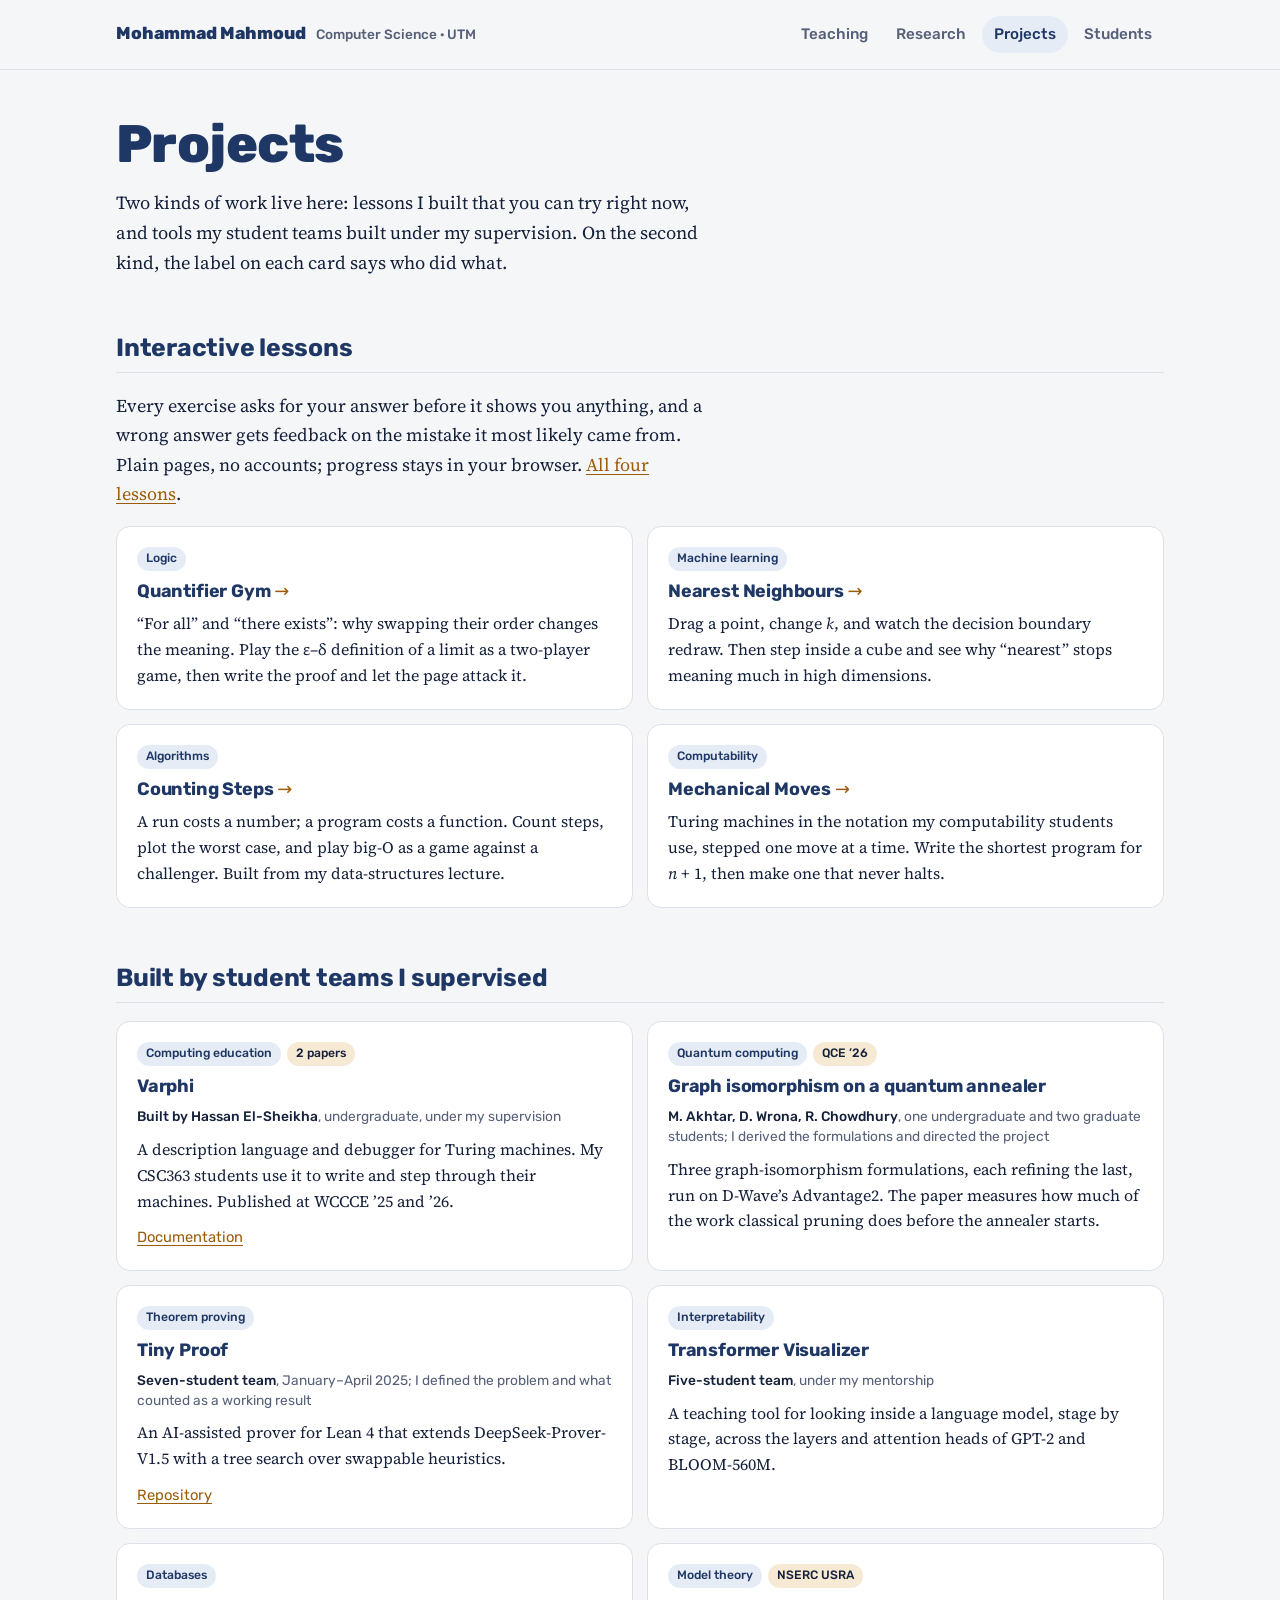
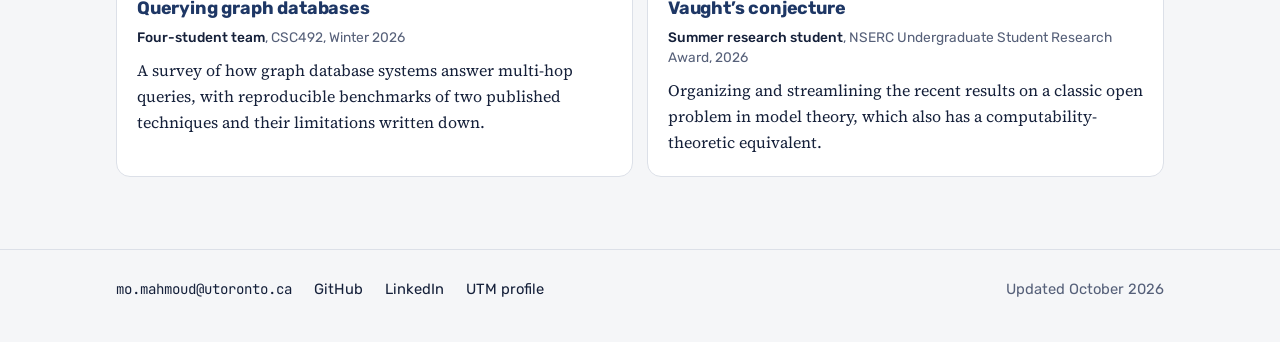
<file: projects.html>
<!doctype html>
<html lang="en">
<head>
<meta charset="utf-8">
<meta name="viewport" content="width=device-width,initial-scale=1,viewport-fit=cover">
<title>Projects · Mohammad Mahmoud</title>
<meta name="claude:viewport-fit-sides" content="cover">
<meta name="description" content="Interactive lessons in logic, machine learning, running time and Turing machines, and the tools Mohammad Mahmoud's student teams built: Varphi, Tiny Proof, the Transformer Visualizer and more.">
<link rel="canonical" href="https://www.mmsquared.ca/projects.html">
<meta property="og:type" content="website">
<meta property="og:title" content="Projects · Mohammad Mahmoud">
<meta property="og:description" content="Interactive lessons, and tools built by supervised student teams.">
<meta property="og:url" content="https://www.mmsquared.ca/projects.html">
<meta property="og:image" content="https://www.mmsquared.ca/img/headshot.jpg">
<link rel="icon" href="favicon.svg" type="image/svg+xml">
<link rel="preconnect" href="https://fonts.googleapis.com">
<link rel="preconnect" href="https://fonts.gstatic.com" crossorigin>
<link rel="stylesheet" href="https://fonts.googleapis.com/css2?family=Rubik:wght@500;700;800&family=Source+Serif+4:ital,opsz,wght@0,8..60,400;0,8..60,600;1,8..60,400&family=JetBrains+Mono:wght@500&family=STIX+Two+Text:ital,wght@0,400;1,400&display=swap">
<link rel="stylesheet" href="site.css">
</head>
<body>

<header class="site-head"><div class="wrap">
  <a class="mark" href="index.html">Mohammad Mahmoud <small>Computer Science · UTM</small></a>
  <nav class="site-nav" aria-label="Site">
    <a href="teaching.html">Teaching</a>
    <a href="research.html">Research</a>
    <a href="projects.html" aria-current="page">Projects</a>
    <a href="students.html">Students</a>
  </nav>
</div></header>

<main class="wrap">

<header class="page-head">
  <h1>Projects</h1>
  <p class="lede">Two kinds of work live here: lessons I built that you can try right now, and tools my student teams built under my supervision. On the second kind, the label on each card says who did what.</p>
</header>

<section class="section" id="lessons" aria-labelledby="lessonsH">
  <h2 id="lessonsH">Interactive lessons</h2>
  <div class="prose"><p>Every exercise asks for your answer before it shows you anything, and a wrong answer gets feedback on the mistake it most likely came from. Plain pages, no accounts; progress stays in your browser. <a href="lessons/index.html">All four lessons</a>.</p></div>
  <div class="cards">
    <a class="card" href="lessons/logic.html"><div class="tags"><span class="tag">Logic</span></div><h3>Quantifier Gym</h3><p>“For all” and “there exists”: why swapping their order changes the meaning. Play the ε–δ definition of a limit as a two-player game, then write the proof and let the page attack it.</p></a>
    <a class="card" href="lessons/ml.html"><div class="tags"><span class="tag">Machine learning</span></div><h3>Nearest Neighbours</h3><p>Drag a point, change <i>k</i>, and watch the decision boundary redraw. Then step inside a cube and see why “nearest” stops meaning much in high dimensions.</p></a>
    <a class="card" href="lessons/running-time.html"><div class="tags"><span class="tag">Algorithms</span></div><h3>Counting Steps</h3><p>A run costs a number; a program costs a function. Count steps, plot the worst case, and play big-O as a game against a challenger. Built from my data-structures lecture.</p></a>
    <a class="card" href="lessons/turing.html"><div class="tags"><span class="tag">Computability</span></div><h3>Mechanical Moves</h3><p>Turing machines in the notation my computability students use, stepped one move at a time. Write the shortest program for <i>n</i> + 1, then make one that never halts.</p></a>
  </div>
</section>

<section class="section" aria-labelledby="teamsH">
  <h2 id="teamsH">Built by student teams I supervised</h2>
  <div class="cards">
    <article class="card">
      <div class="tags"><span class="tag">Computing education</span><span class="tag amber">2 papers</span></div>
      <h3>Varphi</h3>
      <p class="who"><b>Built by Hassan El-Sheikha</b>, undergraduate, under my supervision</p>
      <p>A description language and debugger for Turing machines. My CSC363 students use it to write and step through their machines. Published at WCCCE ’25 and ’26.</p>
      <p class="links"><a href="https://docs.varphi-lang.com">Documentation</a></p>
    </article>
    <article class="card">
      <div class="tags"><span class="tag">Quantum computing</span><span class="tag amber">QCE ’26</span></div>
      <h3>Graph isomorphism on a quantum annealer</h3>
      <p class="who"><b>M. Akhtar, D. Wrona, R. Chowdhury</b>, one undergraduate and two graduate students; I derived the formulations and directed the project</p>
      <p>Three graph-isomorphism formulations, each refining the last, run on D-Wave’s Advantage2. The paper measures how much of the work classical pruning does before the annealer starts.</p>
    </article>
    <article class="card">
      <div class="tags"><span class="tag">Theorem proving</span></div>
      <h3>Tiny Proof</h3>
      <p class="who"><b>Seven-student team</b>, January–April 2025; I defined the problem and what counted as a working result</p>
      <p>An AI-assisted prover for Lean 4 that extends DeepSeek-Prover-V1.5 with a tree search over swappable heuristics.</p>
      <p class="links"><a href="https://github.com/gdgutm/TinyProof">Repository</a></p>
    </article>
    <article class="card">
      <div class="tags"><span class="tag">Interpretability</span></div>
      <h3>Transformer Visualizer</h3>
      <p class="who"><b>Five-student team</b>, under my mentorship</p>
      <p>A teaching tool for looking inside a language model, stage by stage, across the layers and attention heads of GPT-2 and BLOOM-560M.</p>
      <!-- Link withheld until the team confirms they are happy for it to be shared here: https://transformer-visualizer-eight.vercel.app/ -->
    </article>
    <article class="card">
      <div class="tags"><span class="tag">Databases</span></div>
      <h3>Querying graph databases</h3>
      <p class="who"><b>Four-student team</b>, CSC492, Winter 2026</p>
      <p>A survey of how graph database systems answer multi-hop queries, with reproducible benchmarks of two published techniques and their limitations written down.</p>
    </article>
    <article class="card">
      <div class="tags"><span class="tag">Model theory</span><span class="tag amber">NSERC USRA</span></div>
      <h3>Vaught’s conjecture</h3>
      <p class="who"><b>Summer research student</b>, NSERC Undergraduate Student Research Award, 2026</p>
      <p>Organizing and streamlining the recent results on a classic open problem in model theory, which also has a computability-theoretic equivalent.</p>
    </article>
  </div>
</section>

</main>

<footer class="site-foot"><div class="wrap">
  <span class="email" data-u="mo.mahmoud" data-d="utoronto.ca">mo.mahmoud [at] utoronto.ca</span>
  <a href="https://github.com/moassem89">GitHub</a>
  <a href="https://ca.linkedin.com/in/mohammad-mahmoud-phd-8002724b">LinkedIn</a>
  <a href="https://www.utm.utoronto.ca/math-cs-stats/people/mohammad-mahmoud">UTM profile</a>
  <span class="stamp">Updated October 2026</span>
</div></footer>

<script>
/* The address is assembled here so it never sits whole in the page source; without scripts it reads "mo.mahmoud [at] utoronto.ca". */
document.querySelectorAll('.email[data-u]').forEach(function(el){var a=el.dataset.u+'@'+el.dataset.d,l=document.createElement('a');l.href='mailto:'+a;l.textContent=a;l.className=el.className;el.replaceWith(l);});
</script>
</body>
</html>
</file>
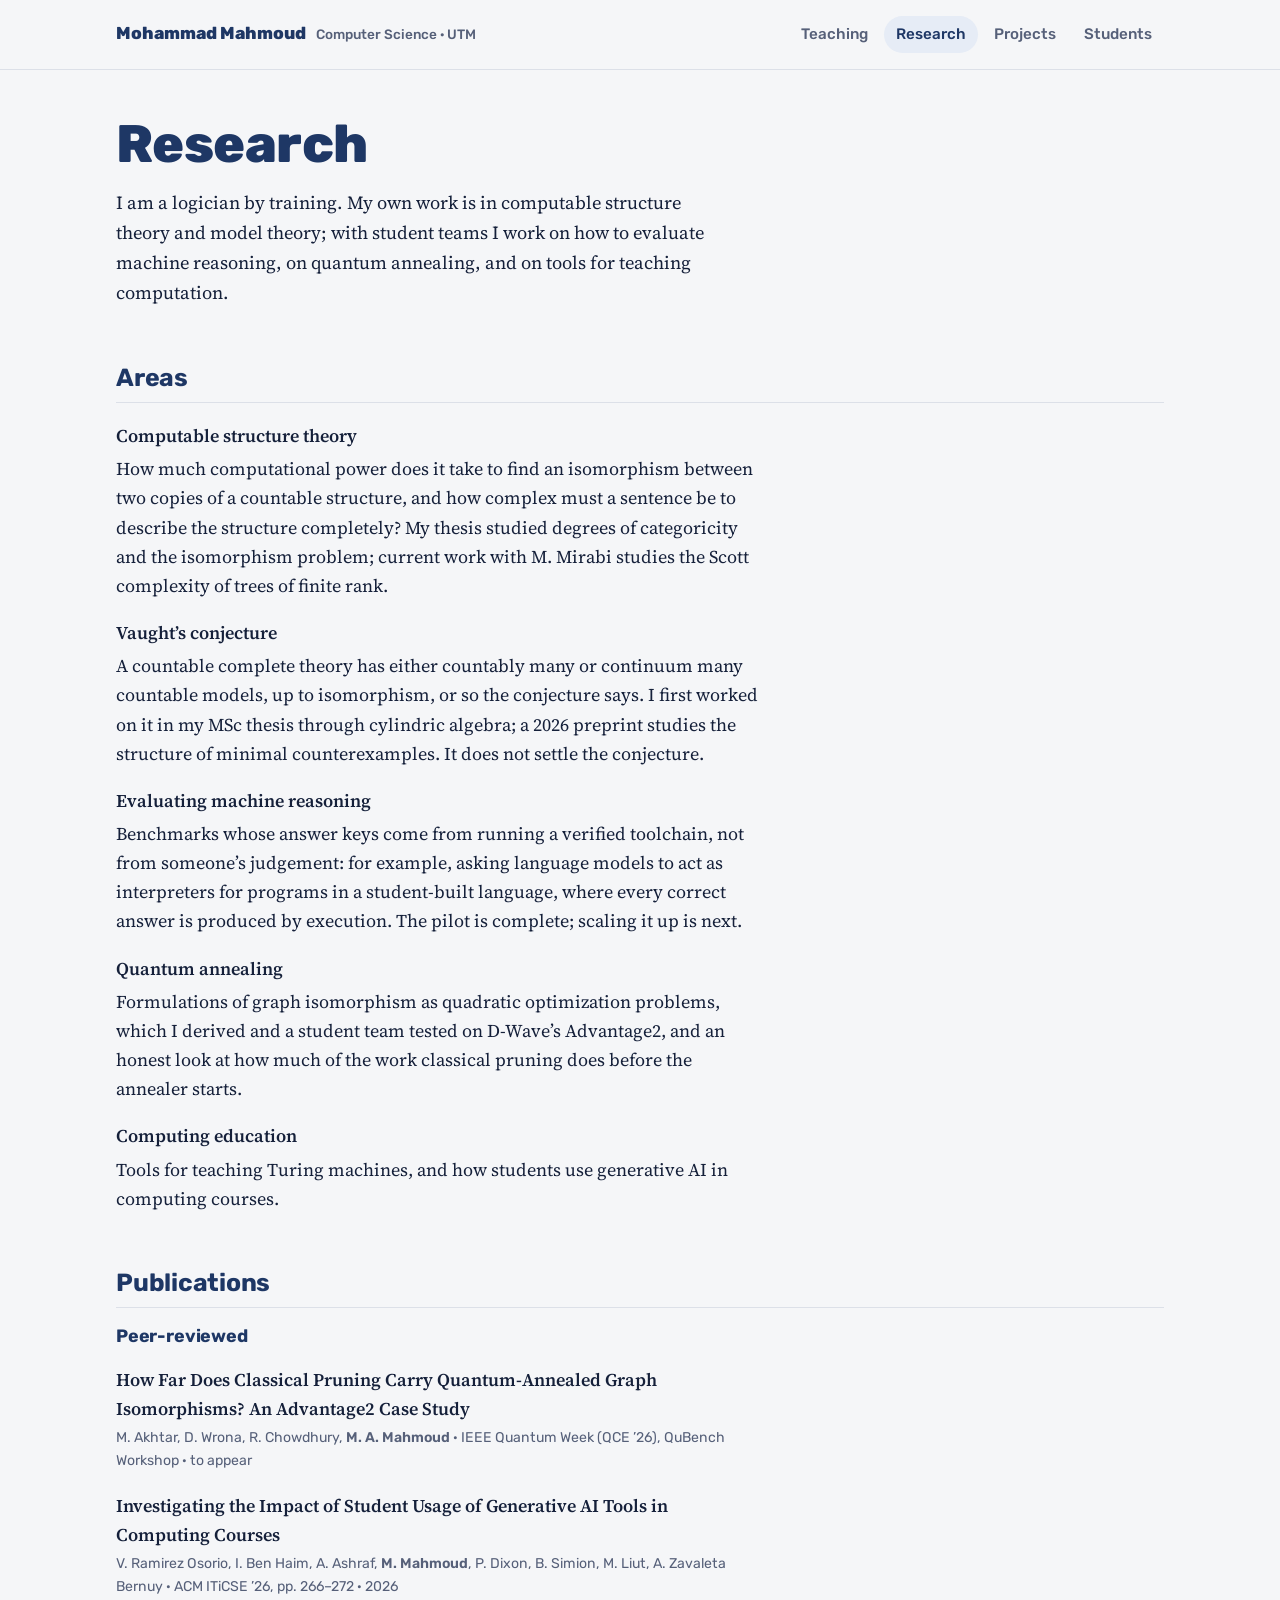
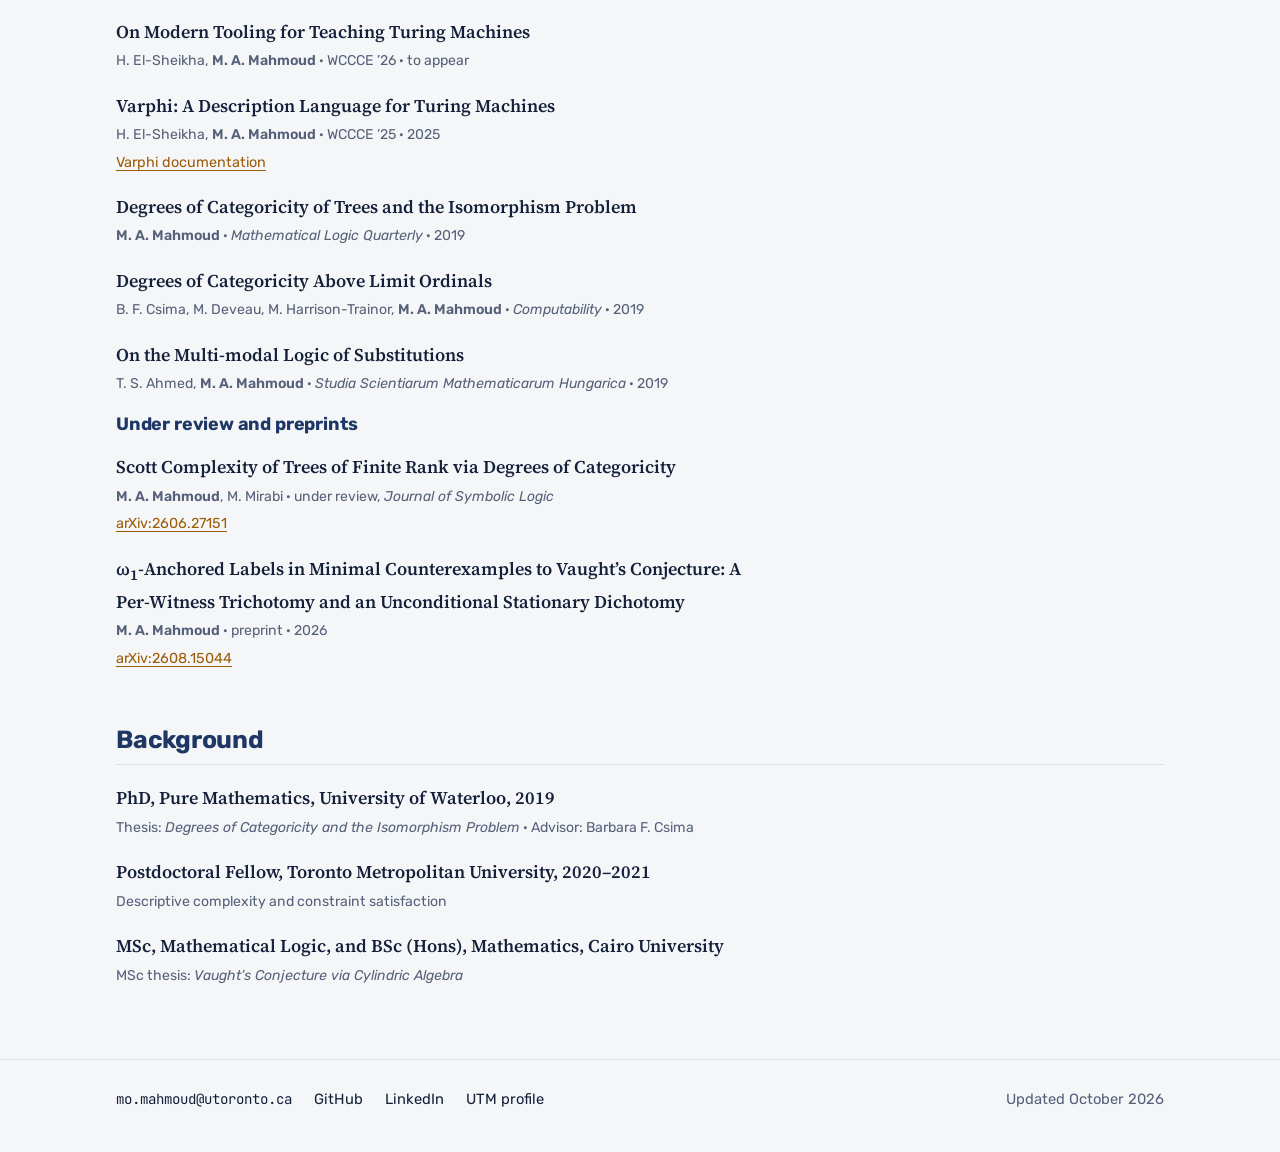
<file: research.html>
<!doctype html>
<html lang="en">
<head>
<meta charset="utf-8">
<meta name="viewport" content="width=device-width,initial-scale=1,viewport-fit=cover">
<title>Research · Mohammad Mahmoud</title>
<meta name="claude:viewport-fit-sides" content="cover">
<meta name="description" content="Research by Mohammad Mahmoud: computable structure theory, Vaught's conjecture, evaluating machine reasoning, quantum annealing, and computing education. Full publication list.">
<link rel="canonical" href="https://www.mmsquared.ca/research.html">
<meta property="og:type" content="website">
<meta property="og:title" content="Research · Mohammad Mahmoud">
<meta property="og:description" content="Computable structure theory, machine reasoning, and the publication list.">
<meta property="og:url" content="https://www.mmsquared.ca/research.html">
<meta property="og:image" content="https://www.mmsquared.ca/img/headshot.jpg">
<link rel="icon" href="favicon.svg" type="image/svg+xml">
<link rel="preconnect" href="https://fonts.googleapis.com">
<link rel="preconnect" href="https://fonts.gstatic.com" crossorigin>
<link rel="stylesheet" href="https://fonts.googleapis.com/css2?family=Rubik:wght@500;700;800&family=Source+Serif+4:ital,opsz,wght@0,8..60,400;0,8..60,600;1,8..60,400&family=JetBrains+Mono:wght@500&family=STIX+Two+Text:ital,wght@0,400;1,400&display=swap">
<link rel="stylesheet" href="site.css">
</head>
<body>

<header class="site-head"><div class="wrap">
  <a class="mark" href="index.html">Mohammad Mahmoud <small>Computer Science · UTM</small></a>
  <nav class="site-nav" aria-label="Site">
    <a href="teaching.html">Teaching</a>
    <a href="research.html" aria-current="page">Research</a>
    <a href="projects.html">Projects</a>
    <a href="students.html">Students</a>
  </nav>
</div></header>

<main class="wrap">

<header class="page-head">
  <h1>Research</h1>
  <p class="lede">I am a logician by training. My own work is in computable structure theory and model theory; with student teams I work on how to evaluate machine reasoning, on quantum annealing, and on tools for teaching computation.</p>
</header>

<section class="section" aria-labelledby="areasH">
  <h2 id="areasH">Areas</h2>
  <ul class="entries">
    <li><span class="t">Computable structure theory</span><span>How much computational power does it take to find an isomorphism between two copies of a countable structure, and how complex must a sentence be to describe the structure completely? My thesis studied degrees of categoricity and the isomorphism problem; current work with M. Mirabi studies the Scott complexity of trees of finite rank.</span></li>
    <li><span class="t">Vaught’s conjecture</span><span>A countable complete theory has either countably many or continuum many countable models, up to isomorphism, or so the conjecture says. I first worked on it in my MSc thesis through cylindric algebra; a 2026 preprint studies the structure of minimal counterexamples. It does not settle the conjecture.</span></li>
    <li><span class="t">Evaluating machine reasoning</span><span>Benchmarks whose answer keys come from running a verified toolchain, not from someone’s judgement: for example, asking language models to act as interpreters for programs in a student-built language, where every correct answer is produced by execution. The pilot is complete; scaling it up is next.</span></li>
    <li><span class="t">Quantum annealing</span><span>Formulations of graph isomorphism as quadratic optimization problems, which I derived and a student team tested on D-Wave’s Advantage2, and an honest look at how much of the work classical pruning does before the annealer starts.</span></li>
    <li><span class="t">Computing education</span><span>Tools for teaching Turing machines, and how students use generative AI in computing courses.</span></li>
  </ul>
</section>

<section class="section" aria-labelledby="pubH">
  <h2 id="pubH">Publications</h2>
  <h3>Peer-reviewed</h3>
  <ul class="entries">
    <li><span class="t">How Far Does Classical Pruning Carry Quantum-Annealed Graph Isomorphisms? An Advantage2 Case Study</span><span class="meta">M. Akhtar, D. Wrona, R. Chowdhury, <span class="me">M. A. Mahmoud</span> · IEEE Quantum Week (QCE ’26), QuBench Workshop · to appear</span></li>
    <li><span class="t">Investigating the Impact of Student Usage of Generative AI Tools in Computing Courses</span><span class="meta">V. Ramirez Osorio, I. Ben Haim, A. Ashraf, <span class="me">M. Mahmoud</span>, P. Dixon, B. Simion, M. Liut, A. Zavaleta Bernuy · ACM ITiCSE ’26, pp. 266–272 · 2026</span></li>
    <li><span class="t">On Modern Tooling for Teaching Turing Machines</span><span class="meta">H. El-Sheikha, <span class="me">M. A. Mahmoud</span> · WCCCE ’26 · to appear</span></li>
    <li><span class="t">Varphi: A Description Language for Turing Machines</span><span class="meta">H. El-Sheikha, <span class="me">M. A. Mahmoud</span> · WCCCE ’25 · 2025</span><span class="links"><a href="https://docs.varphi-lang.com">Varphi documentation</a></span></li>
    <li><span class="t">Degrees of Categoricity of Trees and the Isomorphism Problem</span><span class="meta"><span class="me">M. A. Mahmoud</span> · <i>Mathematical Logic Quarterly</i> · 2019</span></li>
    <li><span class="t">Degrees of Categoricity Above Limit Ordinals</span><span class="meta">B. F. Csima, M. Deveau, M. Harrison-Trainor, <span class="me">M. A. Mahmoud</span> · <i>Computability</i> · 2019</span></li>
    <li><span class="t">On the Multi-modal Logic of Substitutions</span><span class="meta">T. S. Ahmed, <span class="me">M. A. Mahmoud</span> · <i>Studia Scientiarum Mathematicarum Hungarica</i> · 2019</span></li>
  </ul>
  <h3>Under review and preprints</h3>
  <ul class="entries">
    <li><span class="t">Scott Complexity of Trees of Finite Rank via Degrees of Categoricity</span><span class="meta"><span class="me">M. A. Mahmoud</span>, M. Mirabi · under review, <i>Journal of Symbolic Logic</i></span><span class="links"><a href="https://arxiv.org/abs/2606.27151">arXiv:2606.27151</a></span></li>
    <li><span class="t">ω<sub>1</sub>-Anchored Labels in Minimal Counterexamples to Vaught’s Conjecture: A Per-Witness Trichotomy and an Unconditional Stationary Dichotomy</span><span class="meta"><span class="me">M. A. Mahmoud</span> · preprint · 2026</span><span class="links"><a href="https://arxiv.org/abs/2608.15044">arXiv:2608.15044</a></span></li>
  </ul>
</section>

<section class="section" aria-labelledby="bgH">
  <h2 id="bgH">Background</h2>
  <ul class="entries">
    <li><span class="t">PhD, Pure Mathematics, University of Waterloo, 2019</span><span class="meta">Thesis: <i>Degrees of Categoricity and the Isomorphism Problem</i> · Advisor: Barbara F. Csima</span></li>
    <li><span class="t">Postdoctoral Fellow, Toronto Metropolitan University, 2020–2021</span><span class="meta">Descriptive complexity and constraint satisfaction</span></li>
    <li><span class="t">MSc, Mathematical Logic, and BSc (Hons), Mathematics, Cairo University</span><span class="meta">MSc thesis: <i>Vaught’s Conjecture via Cylindric Algebra</i></span></li>
  </ul>
</section>

</main>

<footer class="site-foot"><div class="wrap">
  <span class="email" data-u="mo.mahmoud" data-d="utoronto.ca">mo.mahmoud [at] utoronto.ca</span>
  <a href="https://github.com/moassem89">GitHub</a>
  <a href="https://ca.linkedin.com/in/mohammad-mahmoud-phd-8002724b">LinkedIn</a>
  <a href="https://www.utm.utoronto.ca/math-cs-stats/people/mohammad-mahmoud">UTM profile</a>
  <span class="stamp">Updated October 2026</span>
</div></footer>

<script>
/* The address is assembled here so it never sits whole in the page source; without scripts it reads "mo.mahmoud [at] utoronto.ca". */
document.querySelectorAll('.email[data-u]').forEach(function(el){var a=el.dataset.u+'@'+el.dataset.d,l=document.createElement('a');l.href='mailto:'+a;l.textContent=a;l.className=el.className;el.replaceWith(l);});
</script>
</body>
</html>
</file>
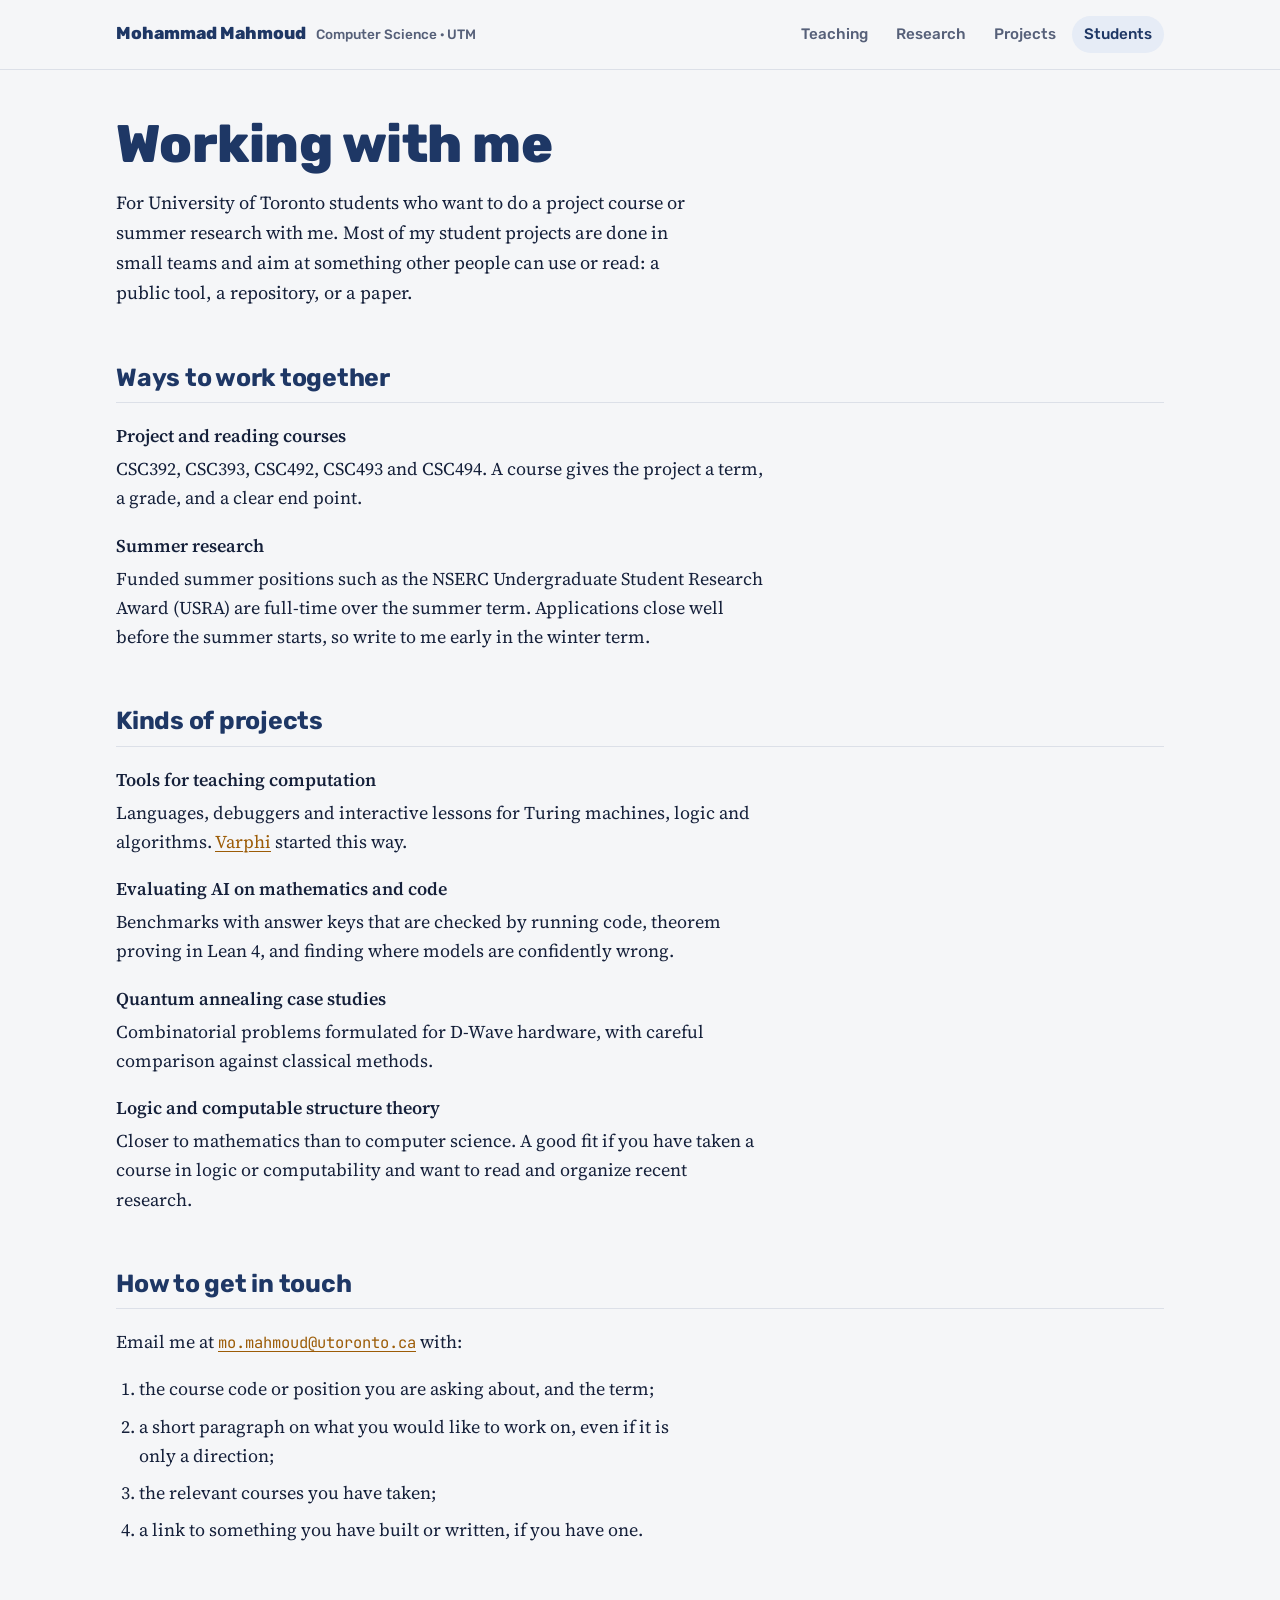
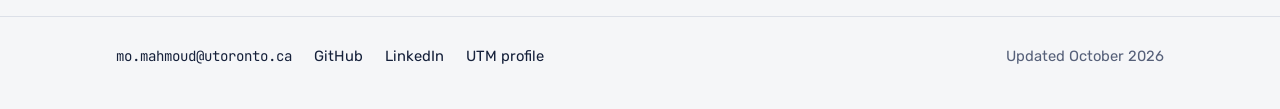
<file: students.html>
<!doctype html>
<html lang="en">
<head>
<meta charset="utf-8">
<meta name="viewport" content="width=device-width,initial-scale=1,viewport-fit=cover">
<title>Working with Me · Mohammad Mahmoud</title>
<meta name="claude:viewport-fit-sides" content="cover">
<meta name="description" content="For University of Toronto Mississauga students: project courses and summer research with Mohammad Mahmoud, the kinds of projects, and how to get in touch.">
<link rel="canonical" href="https://www.mmsquared.ca/students.html">
<meta property="og:type" content="website">
<meta property="og:title" content="Working with me · Mohammad Mahmoud">
<meta property="og:description" content="Project courses and summer research for UTM students.">
<meta property="og:url" content="https://www.mmsquared.ca/students.html">
<meta property="og:image" content="https://www.mmsquared.ca/img/headshot.jpg">
<link rel="icon" href="favicon.svg" type="image/svg+xml">
<link rel="preconnect" href="https://fonts.googleapis.com">
<link rel="preconnect" href="https://fonts.gstatic.com" crossorigin>
<link rel="stylesheet" href="https://fonts.googleapis.com/css2?family=Rubik:wght@500;700;800&family=Source+Serif+4:ital,opsz,wght@0,8..60,400;0,8..60,600;1,8..60,400&family=JetBrains+Mono:wght@500&family=STIX+Two+Text:ital,wght@0,400;1,400&display=swap">
<link rel="stylesheet" href="site.css">
</head>
<body>

<header class="site-head"><div class="wrap">
  <a class="mark" href="index.html">Mohammad Mahmoud <small>Computer Science · UTM</small></a>
  <nav class="site-nav" aria-label="Site">
    <a href="teaching.html">Teaching</a>
    <a href="research.html">Research</a>
    <a href="projects.html">Projects</a>
    <a href="students.html" aria-current="page">Students</a>
  </nav>
</div></header>

<main class="wrap">

<header class="page-head">
  <h1>Working with me</h1>
  <p class="lede">For University of Toronto students who want to do a project course or summer research with me. Most of my student projects are done in small teams and aim at something other people can use or read: a public tool, a repository, or a paper.</p>
</header>

<section class="section" aria-labelledby="howH">
  <h2 id="howH">Ways to work together</h2>
  <ul class="entries">
    <li><span class="t">Project and reading courses</span><span>CSC392, CSC393, CSC492, CSC493 and CSC494. A course gives the project a term, a grade, and a clear end point.</span></li>
    <li><span class="t">Summer research</span><span>Funded summer positions such as the NSERC Undergraduate Student Research Award (USRA) are full-time over the summer term. Applications close well before the summer starts, so write to me early in the winter term.</span></li>
  </ul>
</section>

<section class="section" aria-labelledby="kindsH">
  <h2 id="kindsH">Kinds of projects</h2>
  <ul class="entries">
    <li><span class="t">Tools for teaching computation</span><span>Languages, debuggers and interactive lessons for Turing machines, logic and algorithms. <a href="projects.html">Varphi</a> started this way.</span></li>
    <li><span class="t">Evaluating AI on mathematics and code</span><span>Benchmarks with answer keys that are checked by running code, theorem proving in Lean 4, and finding where models are confidently wrong.</span></li>
    <li><span class="t">Quantum annealing case studies</span><span>Combinatorial problems formulated for D-Wave hardware, with careful comparison against classical methods.</span></li>
    <li><span class="t">Logic and computable structure theory</span><span>Closer to mathematics than to computer science. A good fit if you have taken a course in logic or computability and want to read and organize recent research.</span></li>
  </ul>
</section>

<section class="section" aria-labelledby="contactH">
  <h2 id="contactH">How to get in touch</h2>
  <div class="prose"><p>Email me at <span class="email mono" data-u="mo.mahmoud" data-d="utoronto.ca">mo.mahmoud [at] utoronto.ca</span> with:</p></div>
  <ol class="steps">
    <li>the course code or position you are asking about, and the term;</li>
    <li>a short paragraph on what you would like to work on, even if it is only a direction;</li>
    <li>the relevant courses you have taken;</li>
    <li>a link to something you have built or written, if you have one.</li>
  </ol>
</section>

</main>

<footer class="site-foot"><div class="wrap">
  <span class="email" data-u="mo.mahmoud" data-d="utoronto.ca">mo.mahmoud [at] utoronto.ca</span>
  <a href="https://github.com/moassem89">GitHub</a>
  <a href="https://ca.linkedin.com/in/mohammad-mahmoud-phd-8002724b">LinkedIn</a>
  <a href="https://www.utm.utoronto.ca/math-cs-stats/people/mohammad-mahmoud">UTM profile</a>
  <span class="stamp">Updated October 2026</span>
</div></footer>

<script>
/* The address is assembled here so it never sits whole in the page source; without scripts it reads "mo.mahmoud [at] utoronto.ca". */
document.querySelectorAll('.email[data-u]').forEach(function(el){var a=el.dataset.u+'@'+el.dataset.d,l=document.createElement('a');l.href='mailto:'+a;l.textContent=a;l.className=el.className;el.replaceWith(l);});
</script>
</body>
</html>
</file>
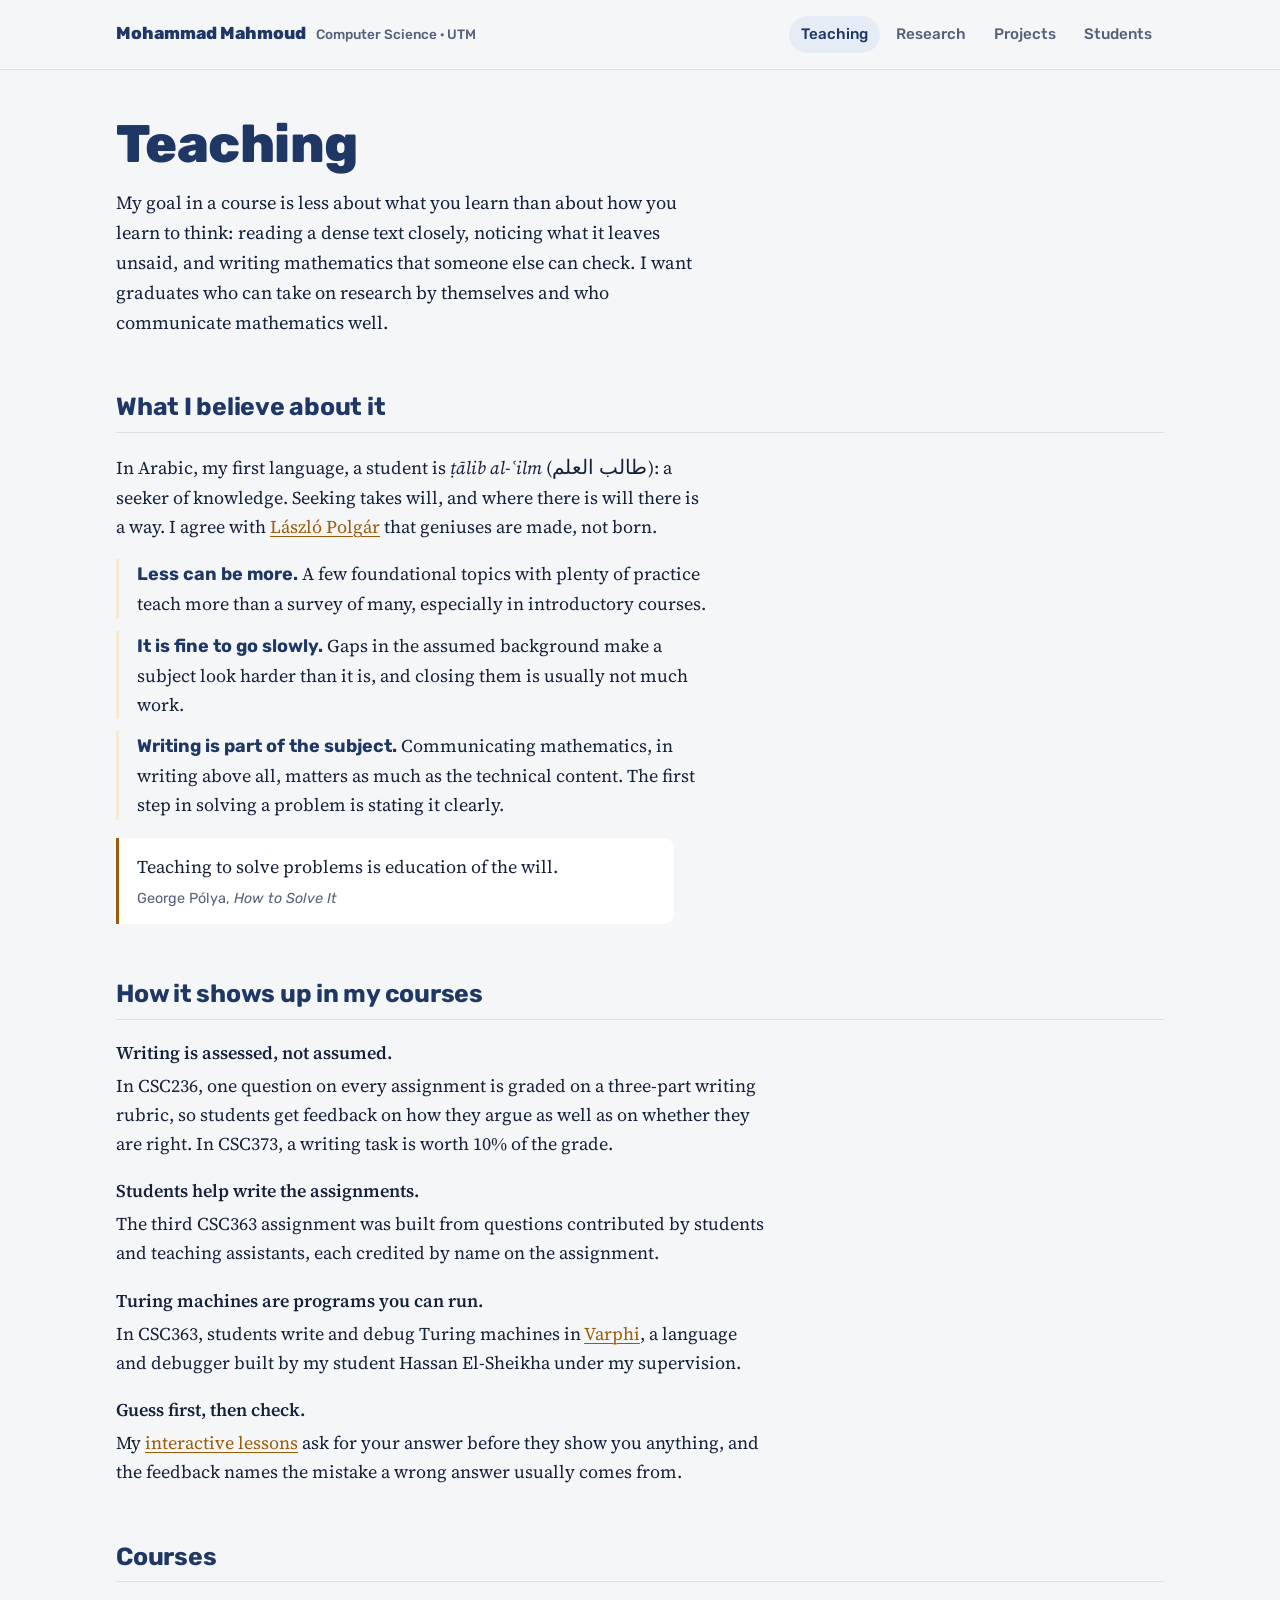
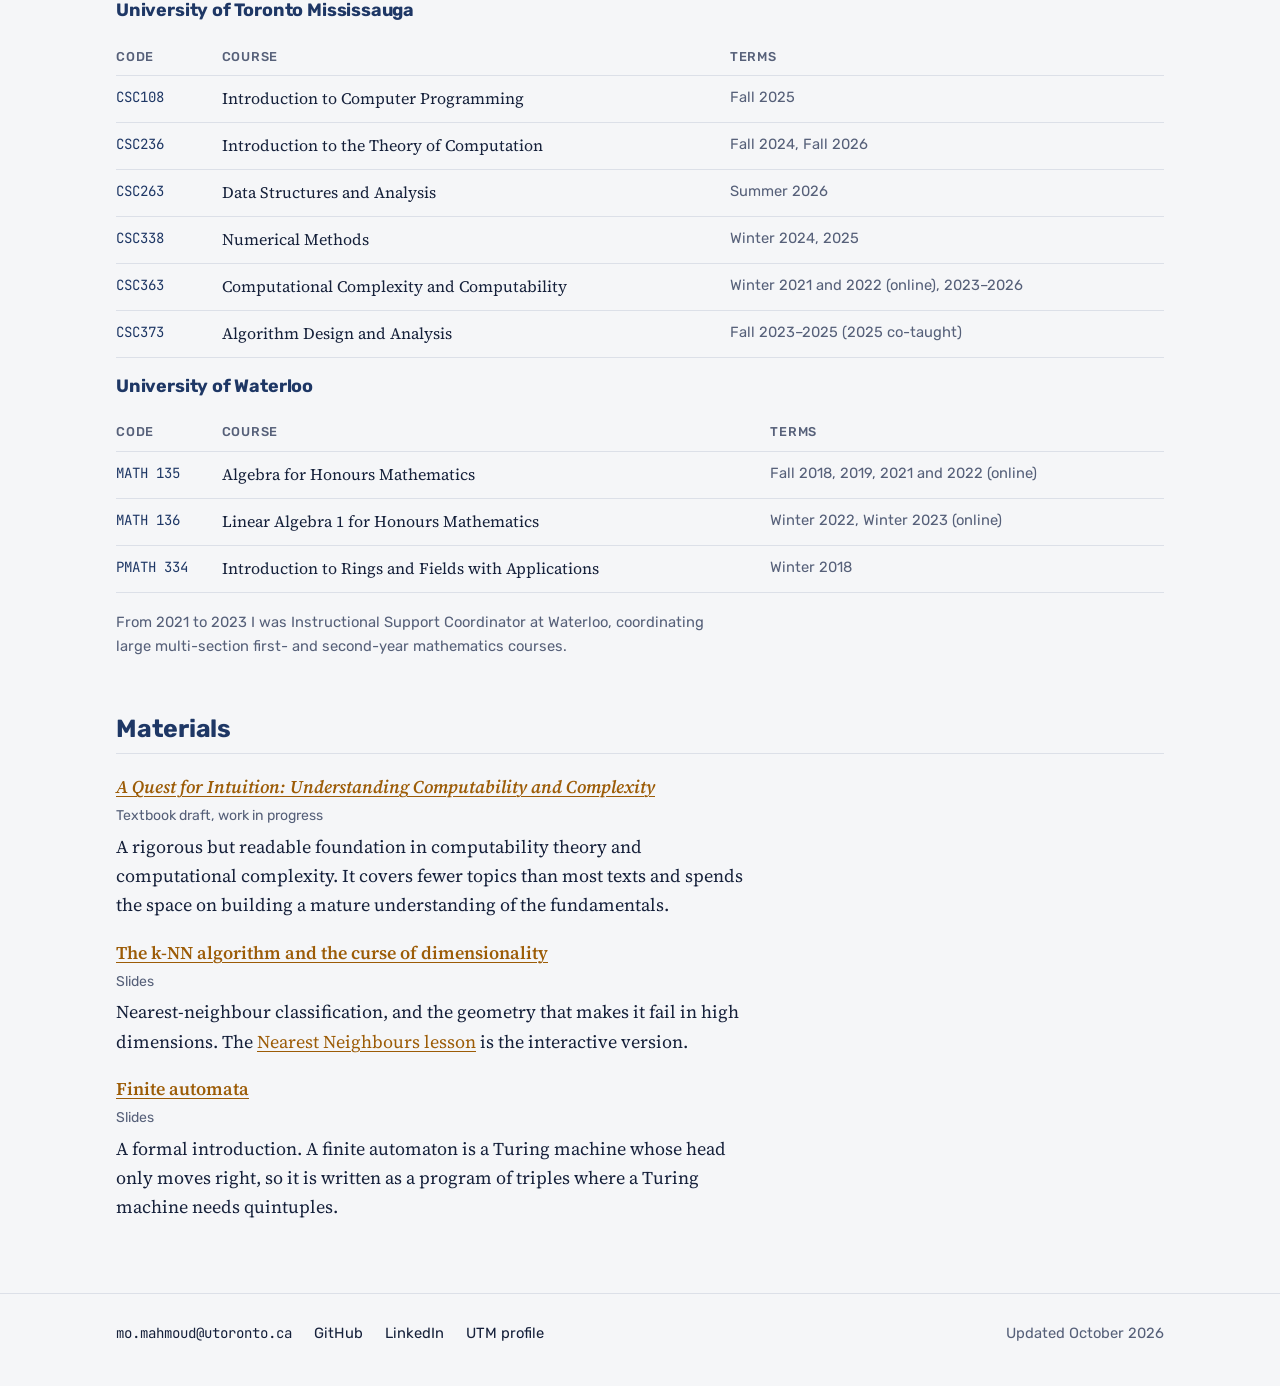
<file: teaching.html>
<!doctype html>
<html lang="en">
<head>
<meta charset="utf-8">
<meta name="viewport" content="width=device-width,initial-scale=1,viewport-fit=cover">
<title>Teaching · Mohammad Mahmoud</title>
<meta name="claude:viewport-fit-sides" content="cover">
<meta name="description" content="How Mohammad Mahmoud teaches the theory of computation, the courses he has taught at the University of Toronto Mississauga and the University of Waterloo, and the materials he wrote for them.">
<link rel="canonical" href="https://www.mmsquared.ca/teaching.html">
<meta property="og:type" content="website">
<meta property="og:title" content="Teaching · Mohammad Mahmoud">
<meta property="og:description" content="Teaching philosophy, courses, and course materials.">
<meta property="og:url" content="https://www.mmsquared.ca/teaching.html">
<meta property="og:image" content="https://www.mmsquared.ca/img/headshot.jpg">
<link rel="icon" href="favicon.svg" type="image/svg+xml">
<link rel="preconnect" href="https://fonts.googleapis.com">
<link rel="preconnect" href="https://fonts.gstatic.com" crossorigin>
<link rel="stylesheet" href="https://fonts.googleapis.com/css2?family=Rubik:wght@500;700;800&family=Source+Serif+4:ital,opsz,wght@0,8..60,400;0,8..60,600;1,8..60,400&family=JetBrains+Mono:wght@500&family=STIX+Two+Text:ital,wght@0,400;1,400&display=swap">
<link rel="stylesheet" href="site.css">
</head>
<body>

<header class="site-head"><div class="wrap">
  <a class="mark" href="index.html">Mohammad Mahmoud <small>Computer Science · UTM</small></a>
  <nav class="site-nav" aria-label="Site">
    <a href="teaching.html" aria-current="page">Teaching</a>
    <a href="research.html">Research</a>
    <a href="projects.html">Projects</a>
    <a href="students.html">Students</a>
  </nav>
</div></header>

<main class="wrap">

<header class="page-head">
  <h1>Teaching</h1>
  <p class="lede">My goal in a course is less about what you learn than about how you learn to think: reading a dense text closely, noticing what it leaves unsaid, and writing mathematics that someone else can check. I want graduates who can take on research by themselves and who communicate mathematics well.</p>
</header>

<section class="section" aria-labelledby="philH">
  <h2 id="philH">What I believe about it</h2>
  <div class="prose">
    <p>In Arabic, my first language, a student is <i>ṭālib al-ʿilm</i> (<span class="ar" lang="ar">طالب العلم</span>): a seeker of knowledge. Seeking takes will, and where there is will there is a way. I agree with <a href="https://en.wikipedia.org/wiki/L%C3%A1szl%C3%B3_Polg%C3%A1r">László Polgár</a> that geniuses are made, not born.</p>
  </div>
  <ul class="beliefs">
    <li><b>Less can be more.</b> A few foundational topics with plenty of practice teach more than a survey of many, especially in introductory courses.</li>
    <li><b>It is fine to go slowly.</b> Gaps in the assumed background make a subject look harder than it is, and closing them is usually not much work.</li>
    <li><b>Writing is part of the subject.</b> Communicating mathematics, in writing above all, matters as much as the technical content. The first step in solving a problem is stating it clearly.</li>
  </ul>
  <blockquote>Teaching to solve problems is education of the will.<cite>George Pólya, <i>How to Solve It</i></cite></blockquote>
</section>

<section class="section" aria-labelledby="practiceH">
  <h2 id="practiceH">How it shows up in my courses</h2>
  <ul class="entries">
    <li><span class="t">Writing is assessed, not assumed.</span><span>In CSC236, one question on every assignment is graded on a three-part writing rubric, so students get feedback on how they argue as well as on whether they are right. In CSC373, a writing task is worth 10% of the grade.</span></li>
    <li><span class="t">Students help write the assignments.</span><span>The third CSC363 assignment was built from questions contributed by students and teaching assistants, each credited by name on the assignment.</span></li>
    <li><span class="t">Turing machines are programs you can run.</span><span>In CSC363, students write and debug Turing machines in <a href="https://docs.varphi-lang.com">Varphi</a>, a language and debugger built by my student Hassan El-Sheikha under my supervision.</span></li>
    <li><span class="t">Guess first, then check.</span><span>My <a href="projects.html#lessons">interactive lessons</a> ask for your answer before they show you anything, and the feedback names the mistake a wrong answer usually comes from.</span></li>
  </ul>
</section>

<section class="section" aria-labelledby="coursesH">
  <h2 id="coursesH">Courses</h2>
  <h3>University of Toronto Mississauga</h3>
  <div class="table-scroll">
  <table class="courses">
    <thead><tr><th scope="col">Code</th><th scope="col">Course</th><th scope="col">Terms</th></tr></thead>
    <tbody>
      <tr><td class="code">CSC108</td><td>Introduction to Computer Programming</td><td class="terms">Fall 2025</td></tr>
      <tr><td class="code">CSC236</td><td>Introduction to the Theory of Computation</td><td class="terms">Fall 2024, Fall 2026</td></tr>
      <tr><td class="code">CSC263</td><td>Data Structures and Analysis</td><td class="terms">Summer 2026</td></tr>
      <tr><td class="code">CSC338</td><td>Numerical Methods</td><td class="terms">Winter 2024, 2025</td></tr>
      <tr><td class="code">CSC363</td><td>Computational Complexity and Computability</td><td class="terms">Winter 2021 and 2022 (online), 2023–2026</td></tr>
      <tr><td class="code">CSC373</td><td>Algorithm Design and Analysis</td><td class="terms">Fall 2023–2025 (2025 co-taught)</td></tr>
    </tbody>
  </table>
  </div>
  <h3>University of Waterloo</h3>
  <div class="table-scroll">
  <table class="courses">
    <thead><tr><th scope="col">Code</th><th scope="col">Course</th><th scope="col">Terms</th></tr></thead>
    <tbody>
      <tr><td class="code">MATH 135</td><td>Algebra for Honours Mathematics</td><td class="terms">Fall 2018, 2019, 2021 and 2022 (online)</td></tr>
      <tr><td class="code">MATH 136</td><td>Linear Algebra 1 for Honours Mathematics</td><td class="terms">Winter 2022, Winter 2023 (online)</td></tr>
      <tr><td class="code">PMATH 334</td><td>Introduction to Rings and Fields with Applications</td><td class="terms">Winter 2018</td></tr>
    </tbody>
  </table>
  </div>
  <p class="note">From 2021 to 2023 I was Instructional Support Coordinator at Waterloo, coordinating large multi-section first- and second-year mathematics courses.</p>
</section>

<section class="section" aria-labelledby="materialsH">
  <h2 id="materialsH">Materials</h2>
  <ul class="entries">
    <li><a class="t" href="https://github.com/moassem89/Book-on-Computability-and-Complexity/blob/main/Book-2.pdf"><i>A Quest for Intuition: Understanding Computability and Complexity</i></a><span class="meta">Textbook draft, work in progress</span><span>A rigorous but readable foundation in computability theory and computational complexity. It covers fewer topics than most texts and spends the space on building a mature understanding of the fundamentals.</span></li>
    <li><a class="t" href="https://github.com/moassem89/k-NN">The k-NN algorithm and the curse of dimensionality</a><span class="meta">Slides</span><span>Nearest-neighbour classification, and the geometry that makes it fail in high dimensions. The <a href="lessons/ml.html">Nearest Neighbours lesson</a> is the interactive version.</span></li>
    <li><a class="t" href="https://github.com/moassem89/Finite-Automata/blob/main/Finite%20Automata.pdf">Finite automata</a><span class="meta">Slides</span><span>A formal introduction. A finite automaton is a Turing machine whose head only moves right, so it is written as a program of triples where a Turing machine needs quintuples.</span></li>
  </ul>
</section>

</main>

<footer class="site-foot"><div class="wrap">
  <span class="email" data-u="mo.mahmoud" data-d="utoronto.ca">mo.mahmoud [at] utoronto.ca</span>
  <a href="https://github.com/moassem89">GitHub</a>
  <a href="https://ca.linkedin.com/in/mohammad-mahmoud-phd-8002724b">LinkedIn</a>
  <a href="https://www.utm.utoronto.ca/math-cs-stats/people/mohammad-mahmoud">UTM profile</a>
  <span class="stamp">Updated October 2026</span>
</div></footer>

<script>
/* The address is assembled here so it never sits whole in the page source; without scripts it reads "mo.mahmoud [at] utoronto.ca". */
document.querySelectorAll('.email[data-u]').forEach(function(el){var a=el.dataset.u+'@'+el.dataset.d,l=document.createElement('a');l.href='mailto:'+a;l.textContent=a;l.className=el.className;el.replaceWith(l);});
</script>
</body>
</html>
</file>
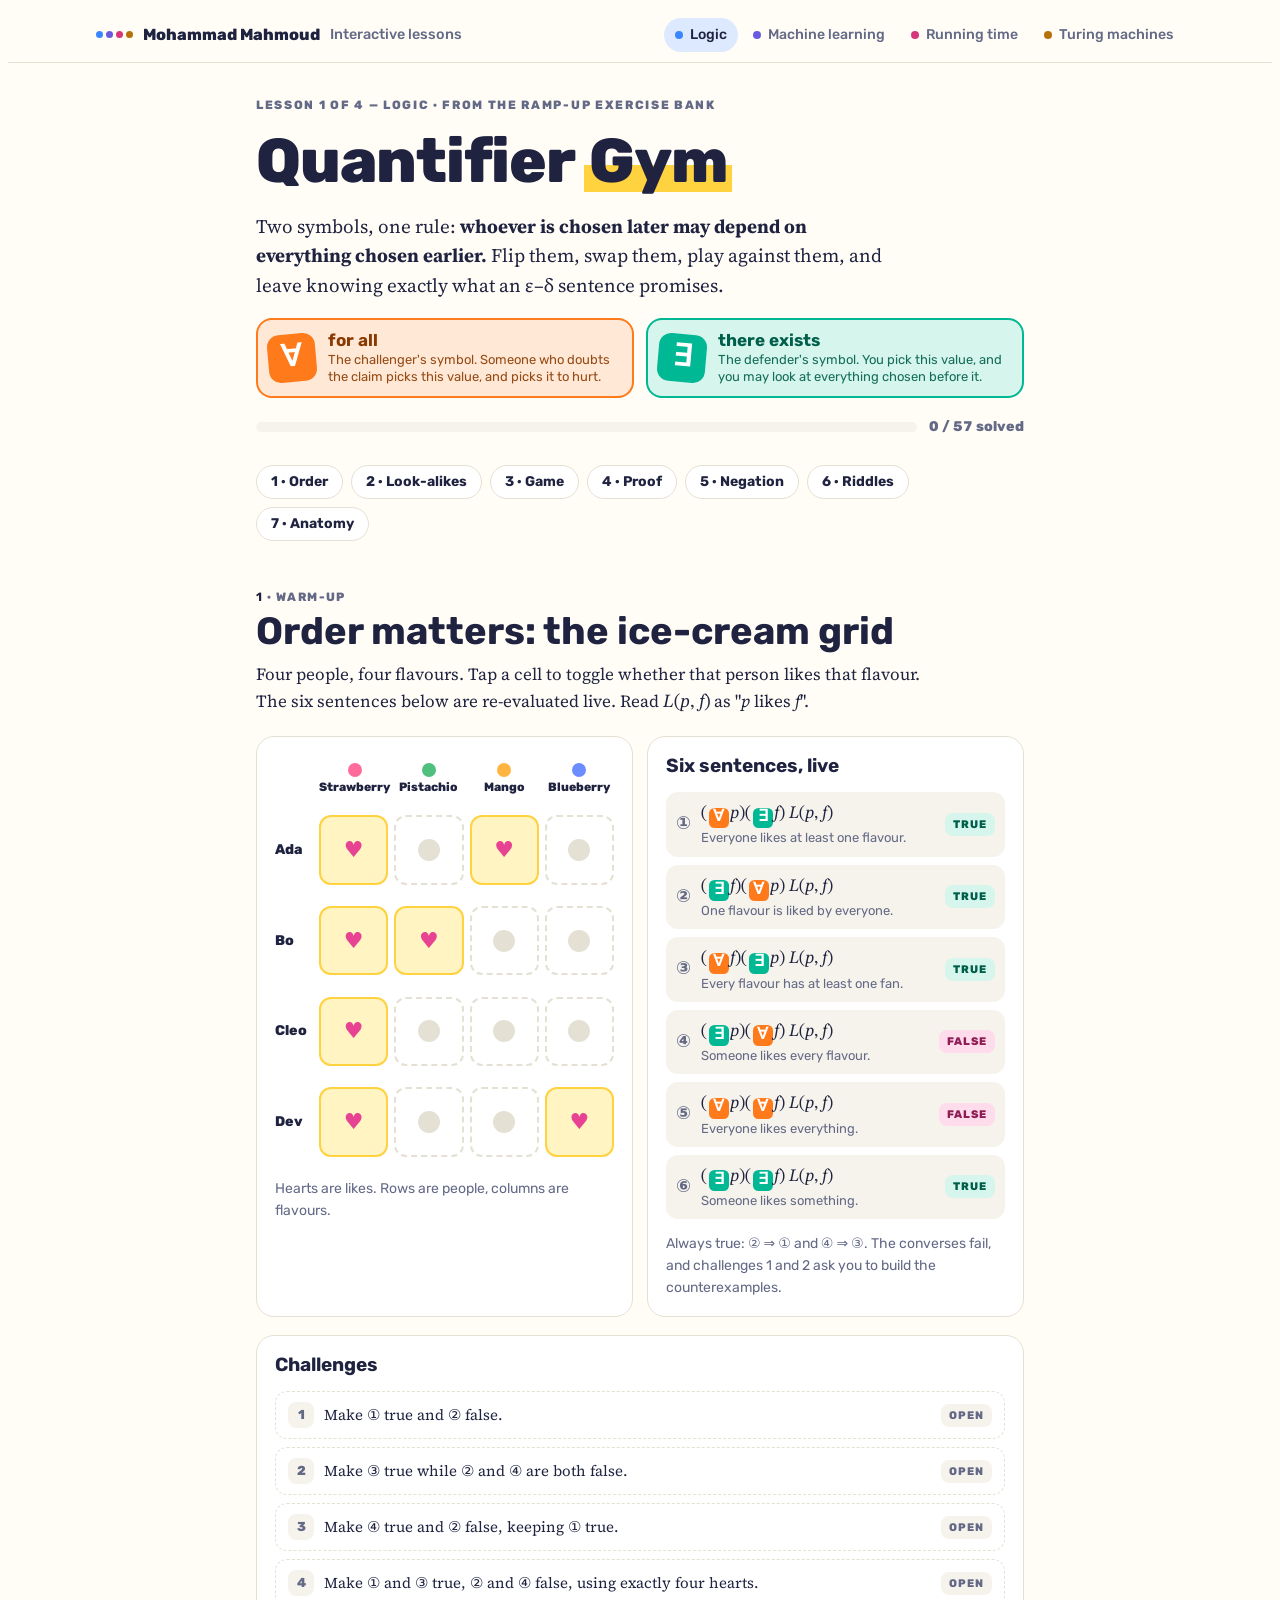
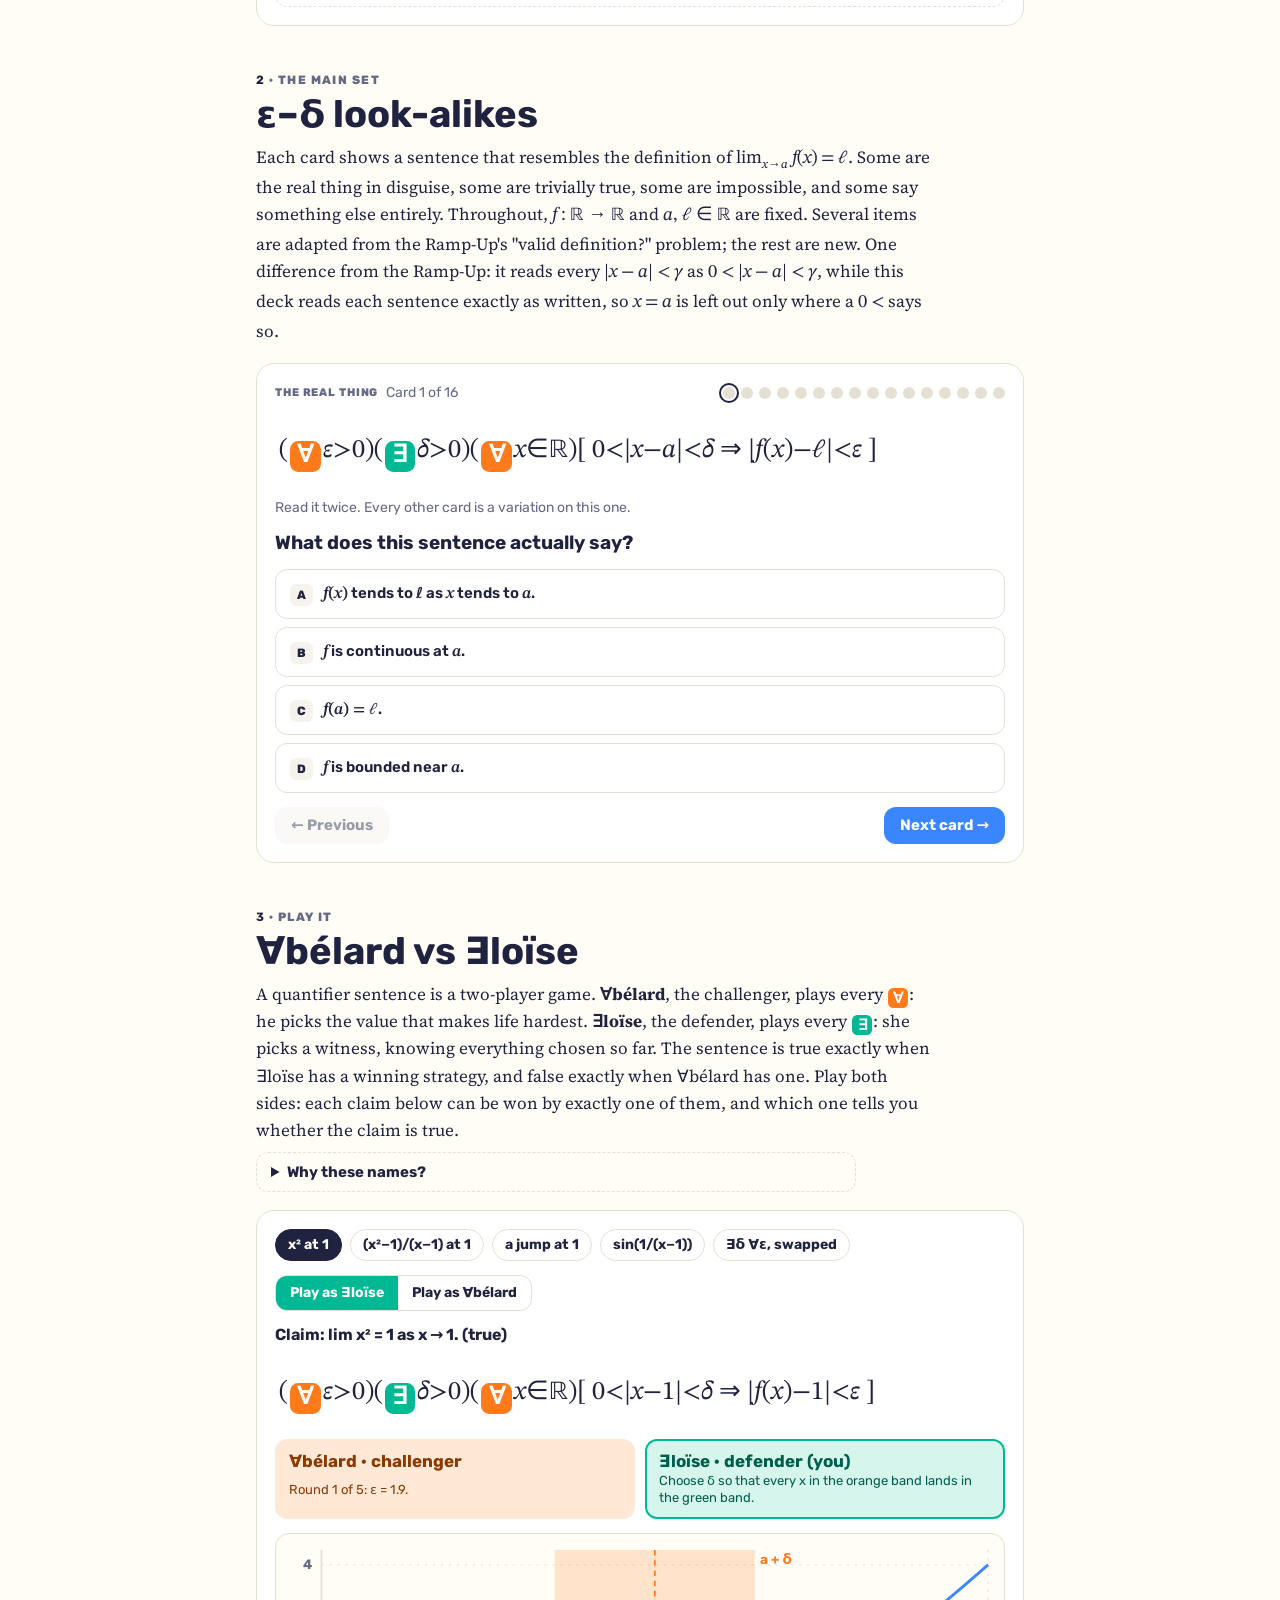
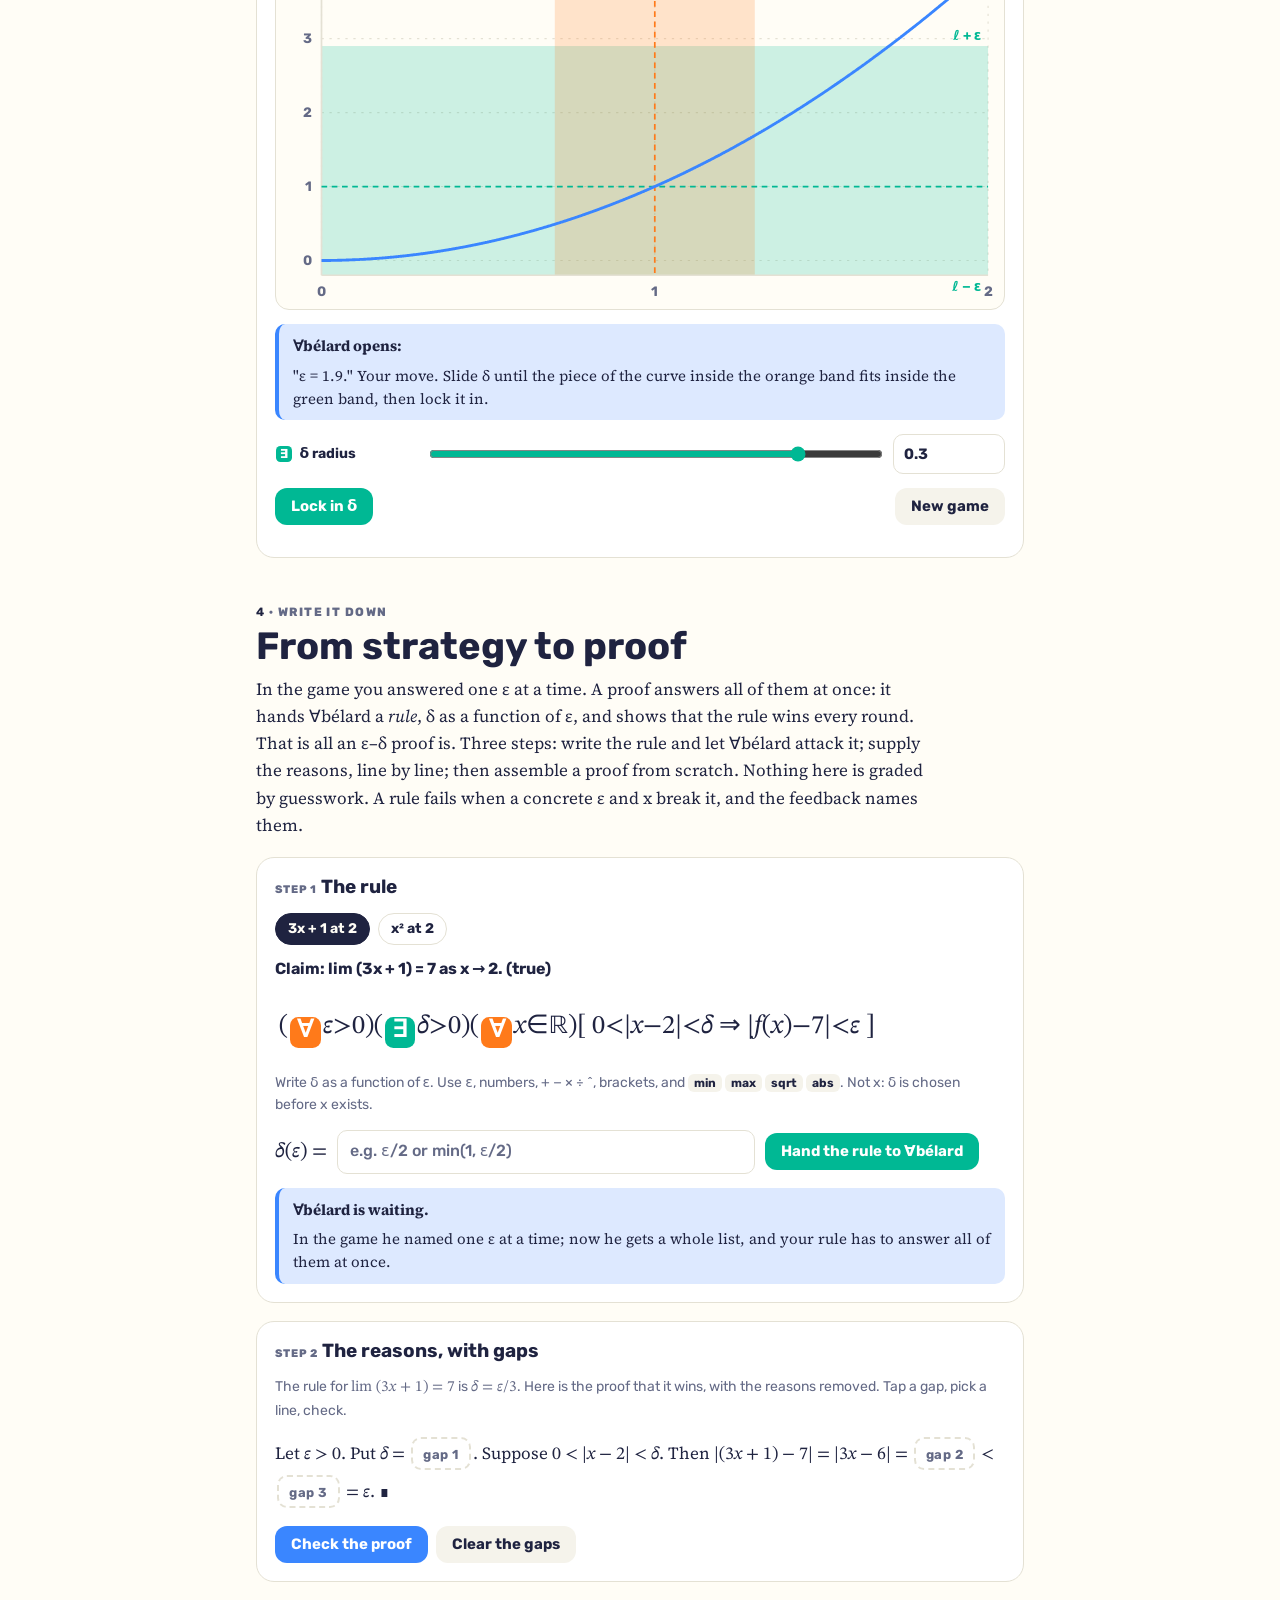
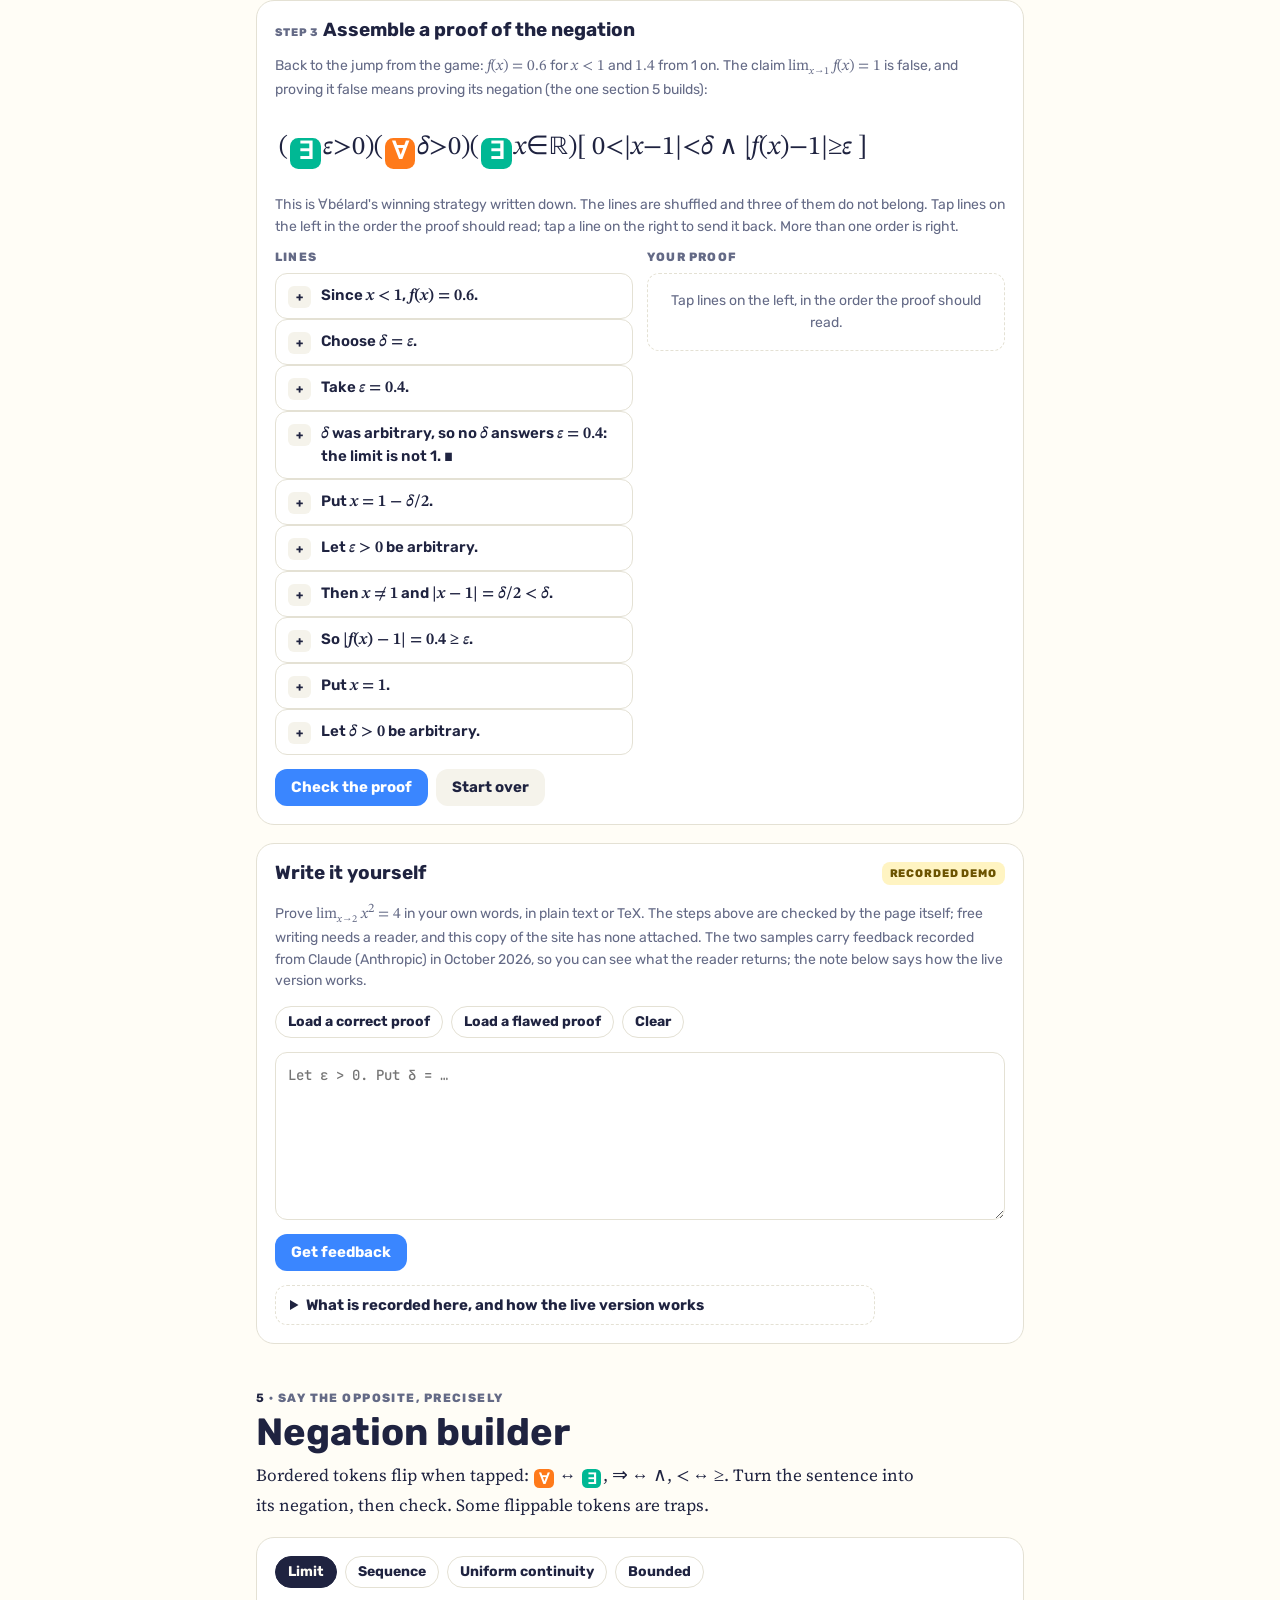
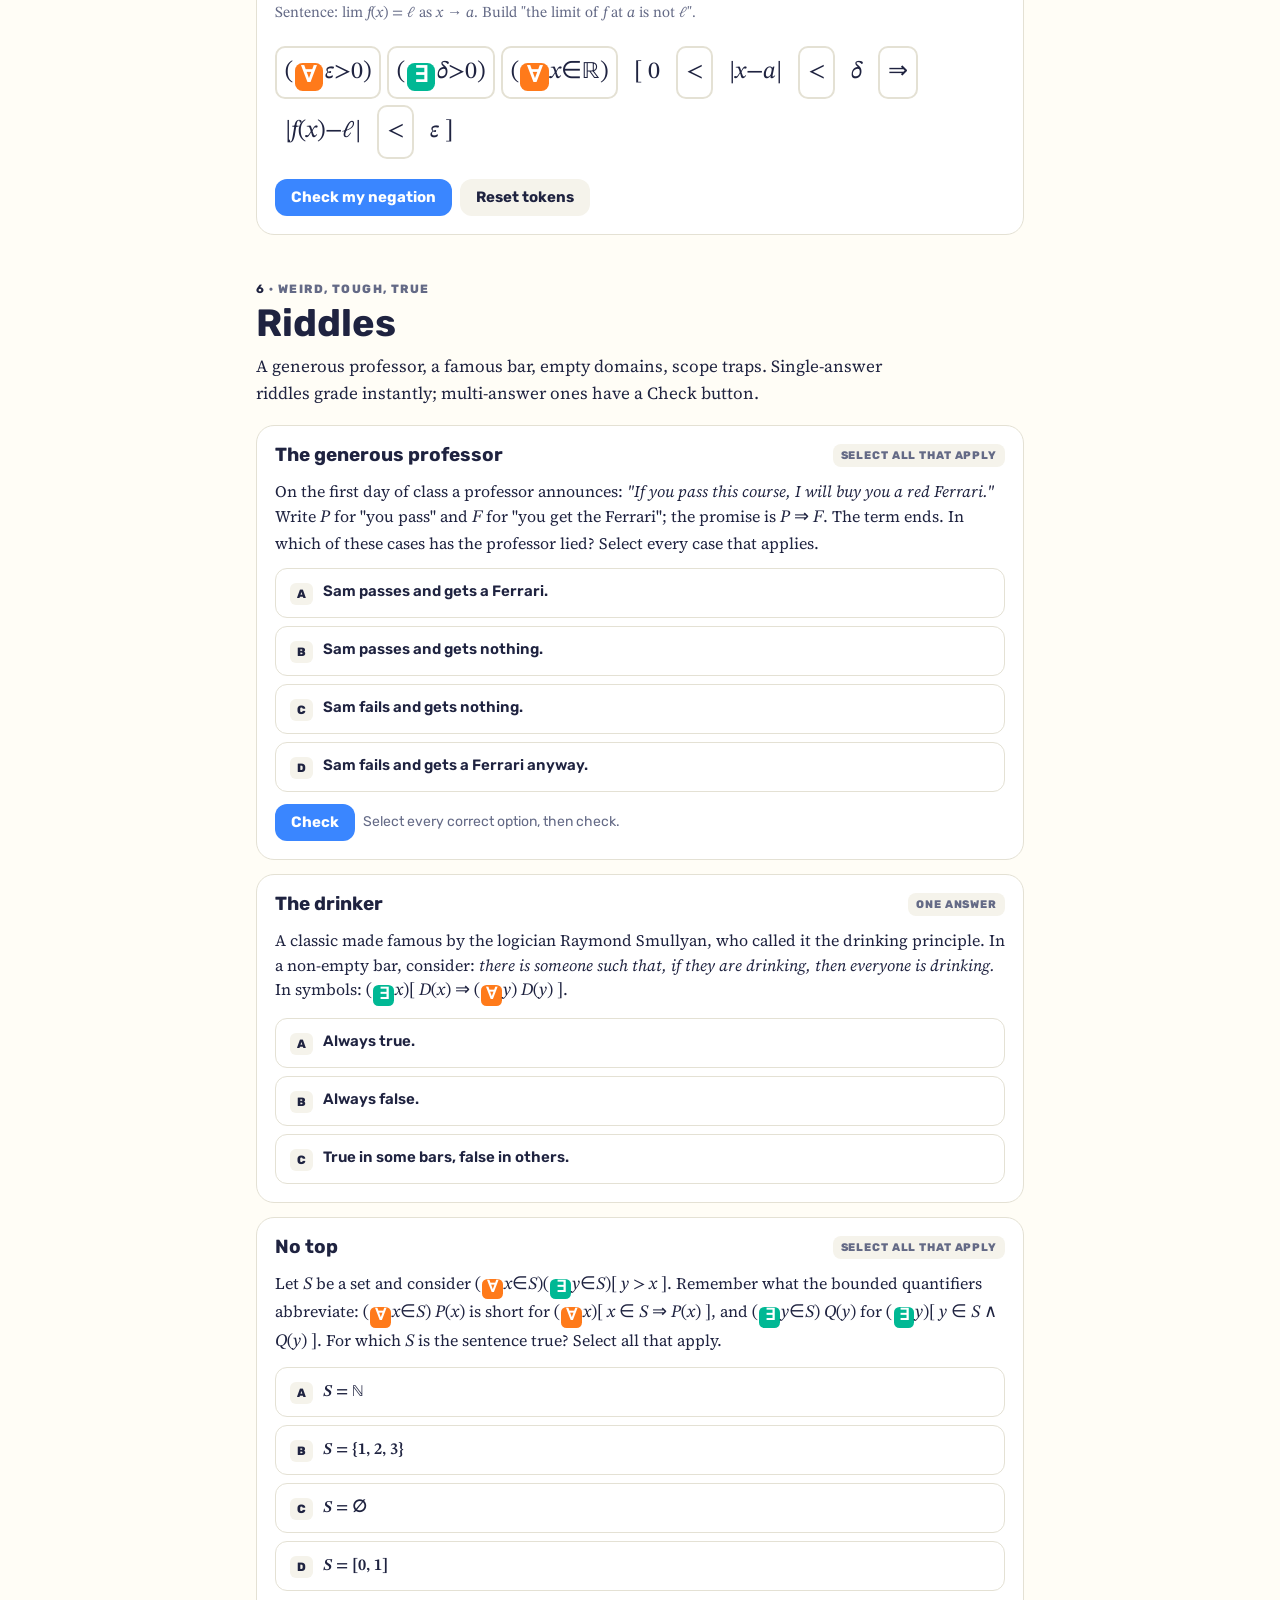
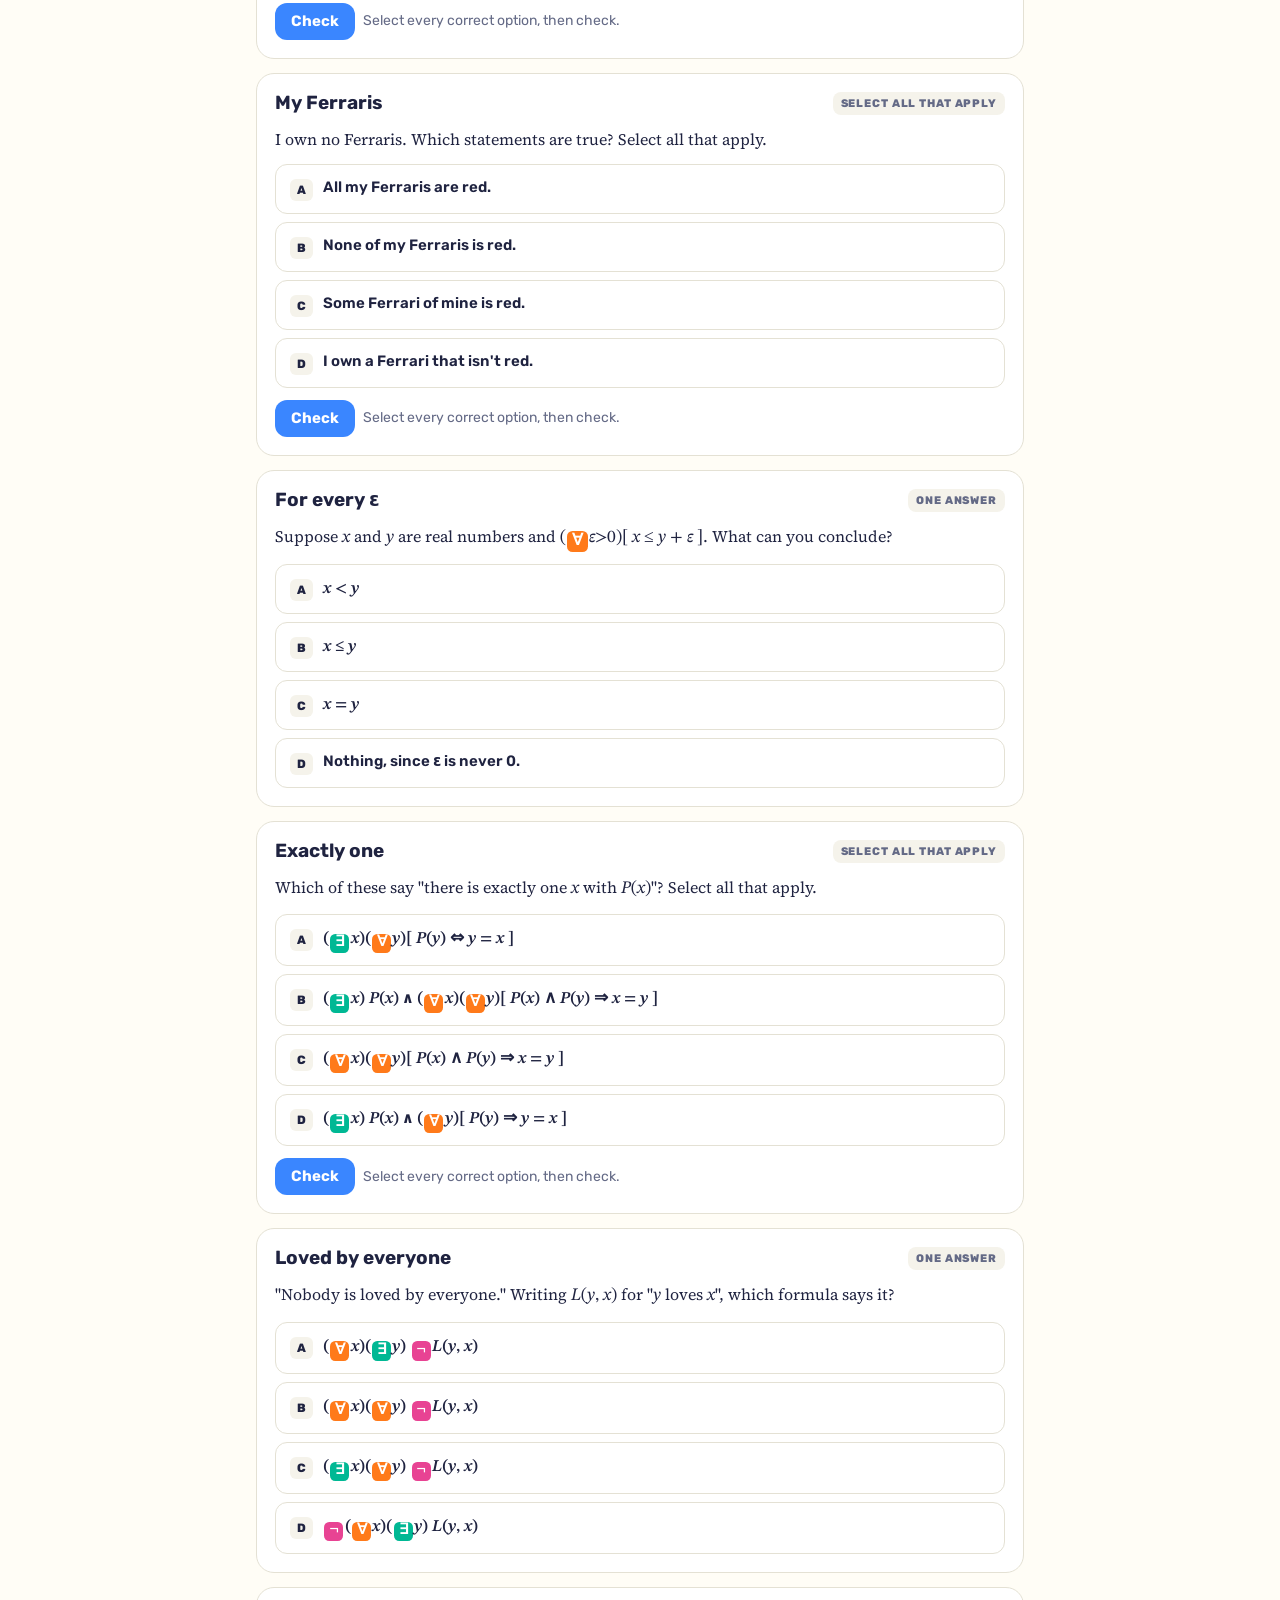
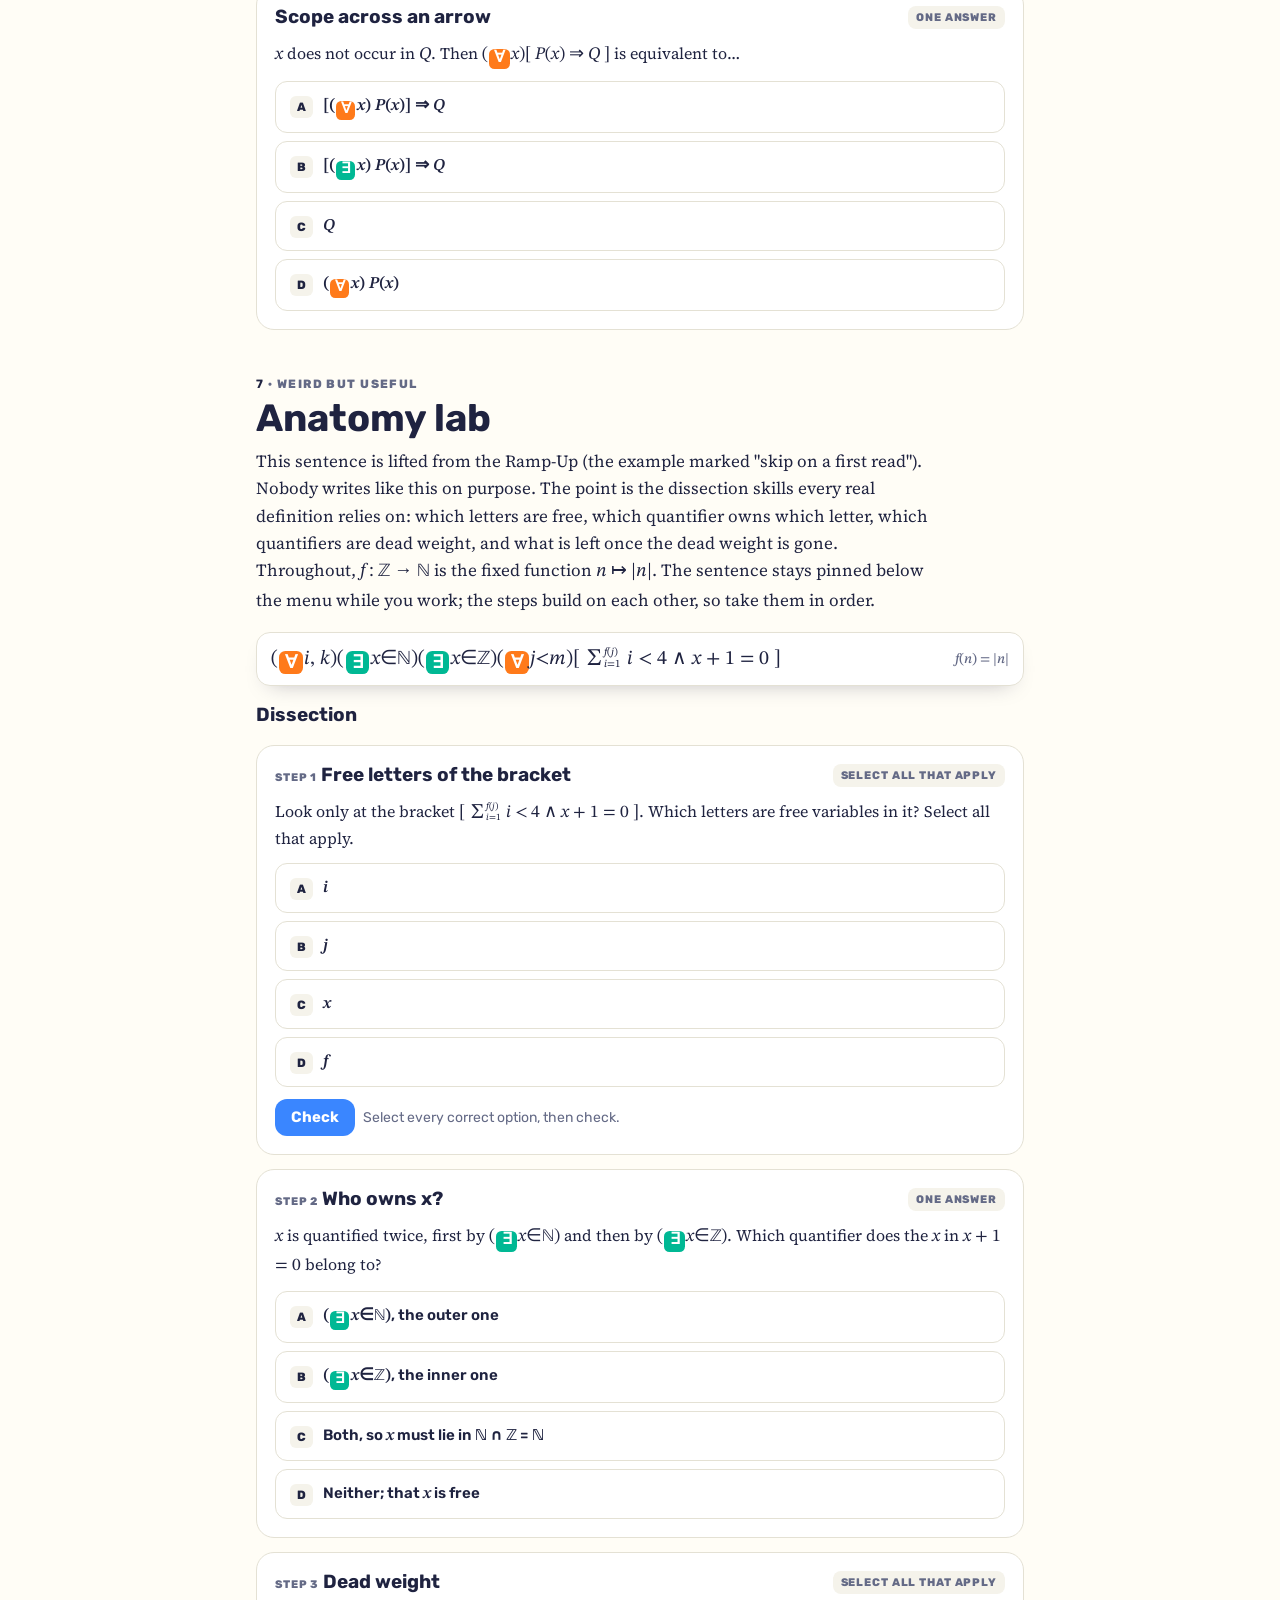
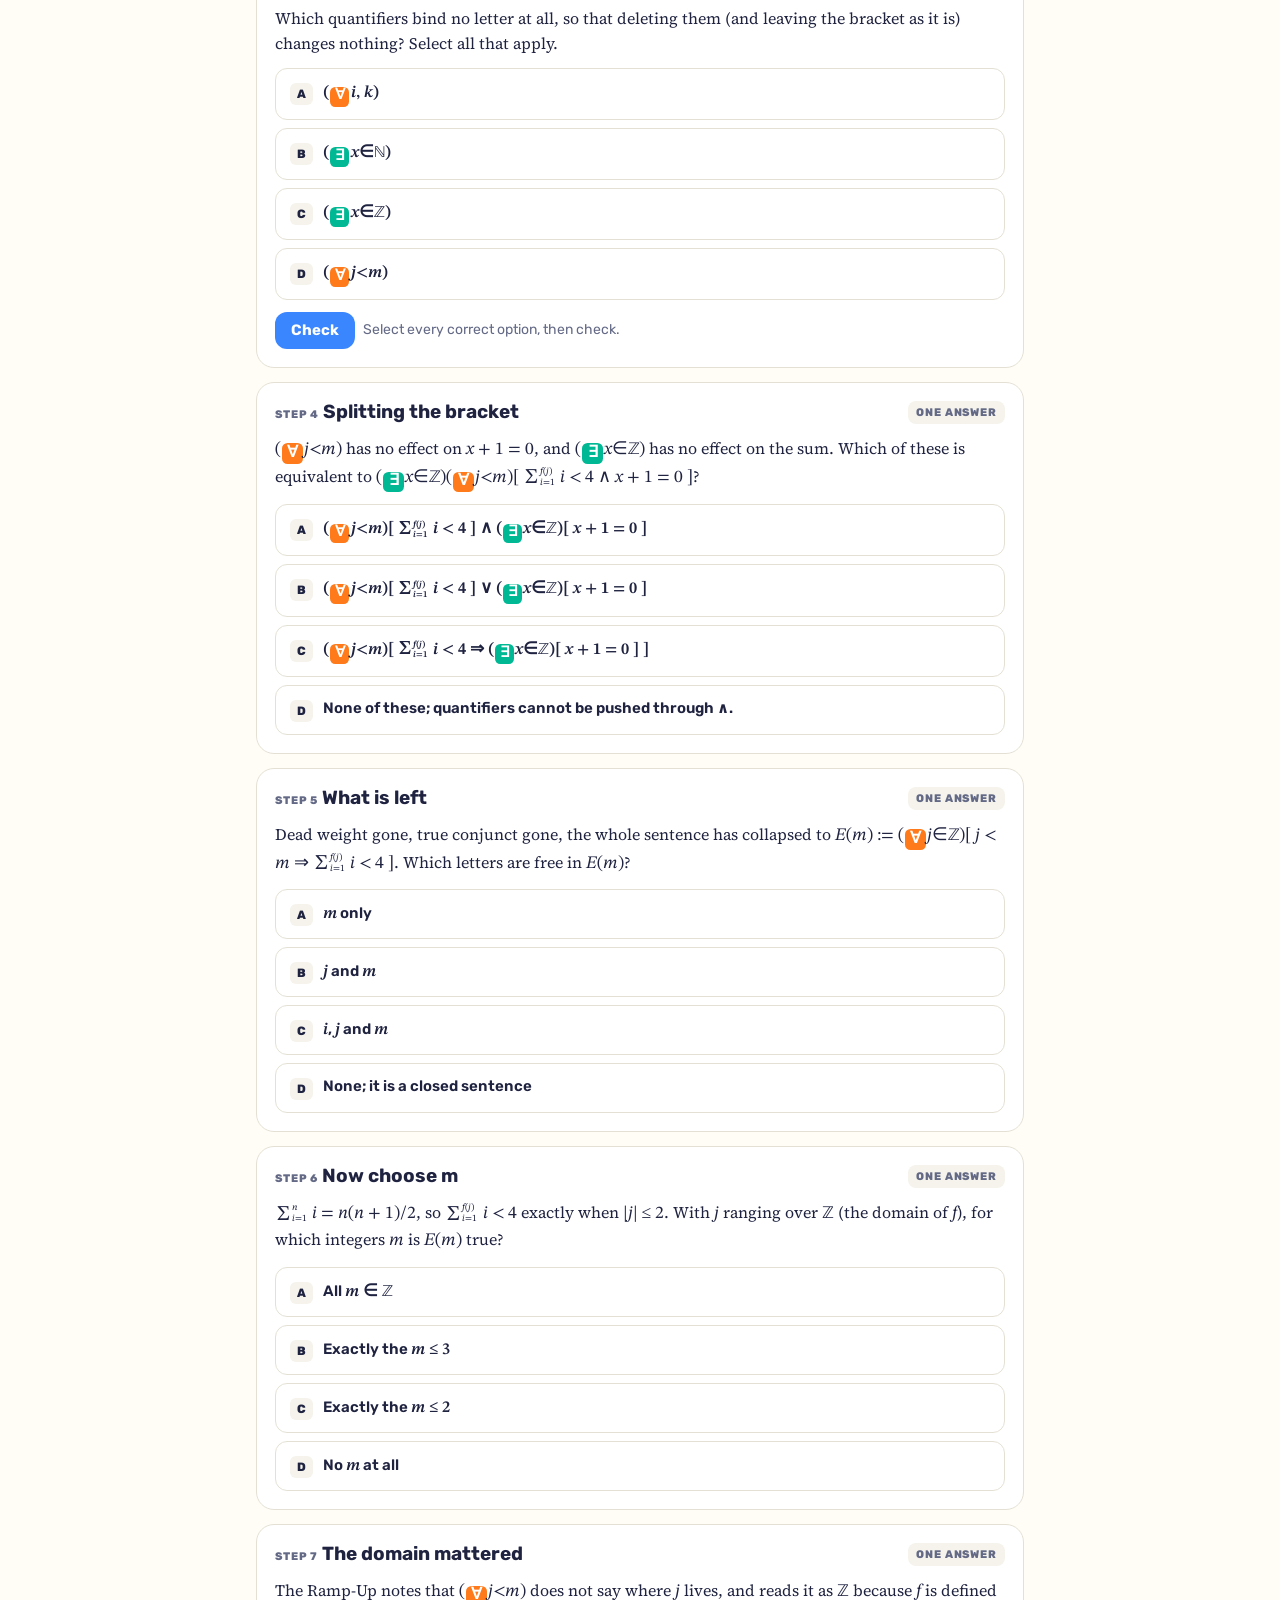
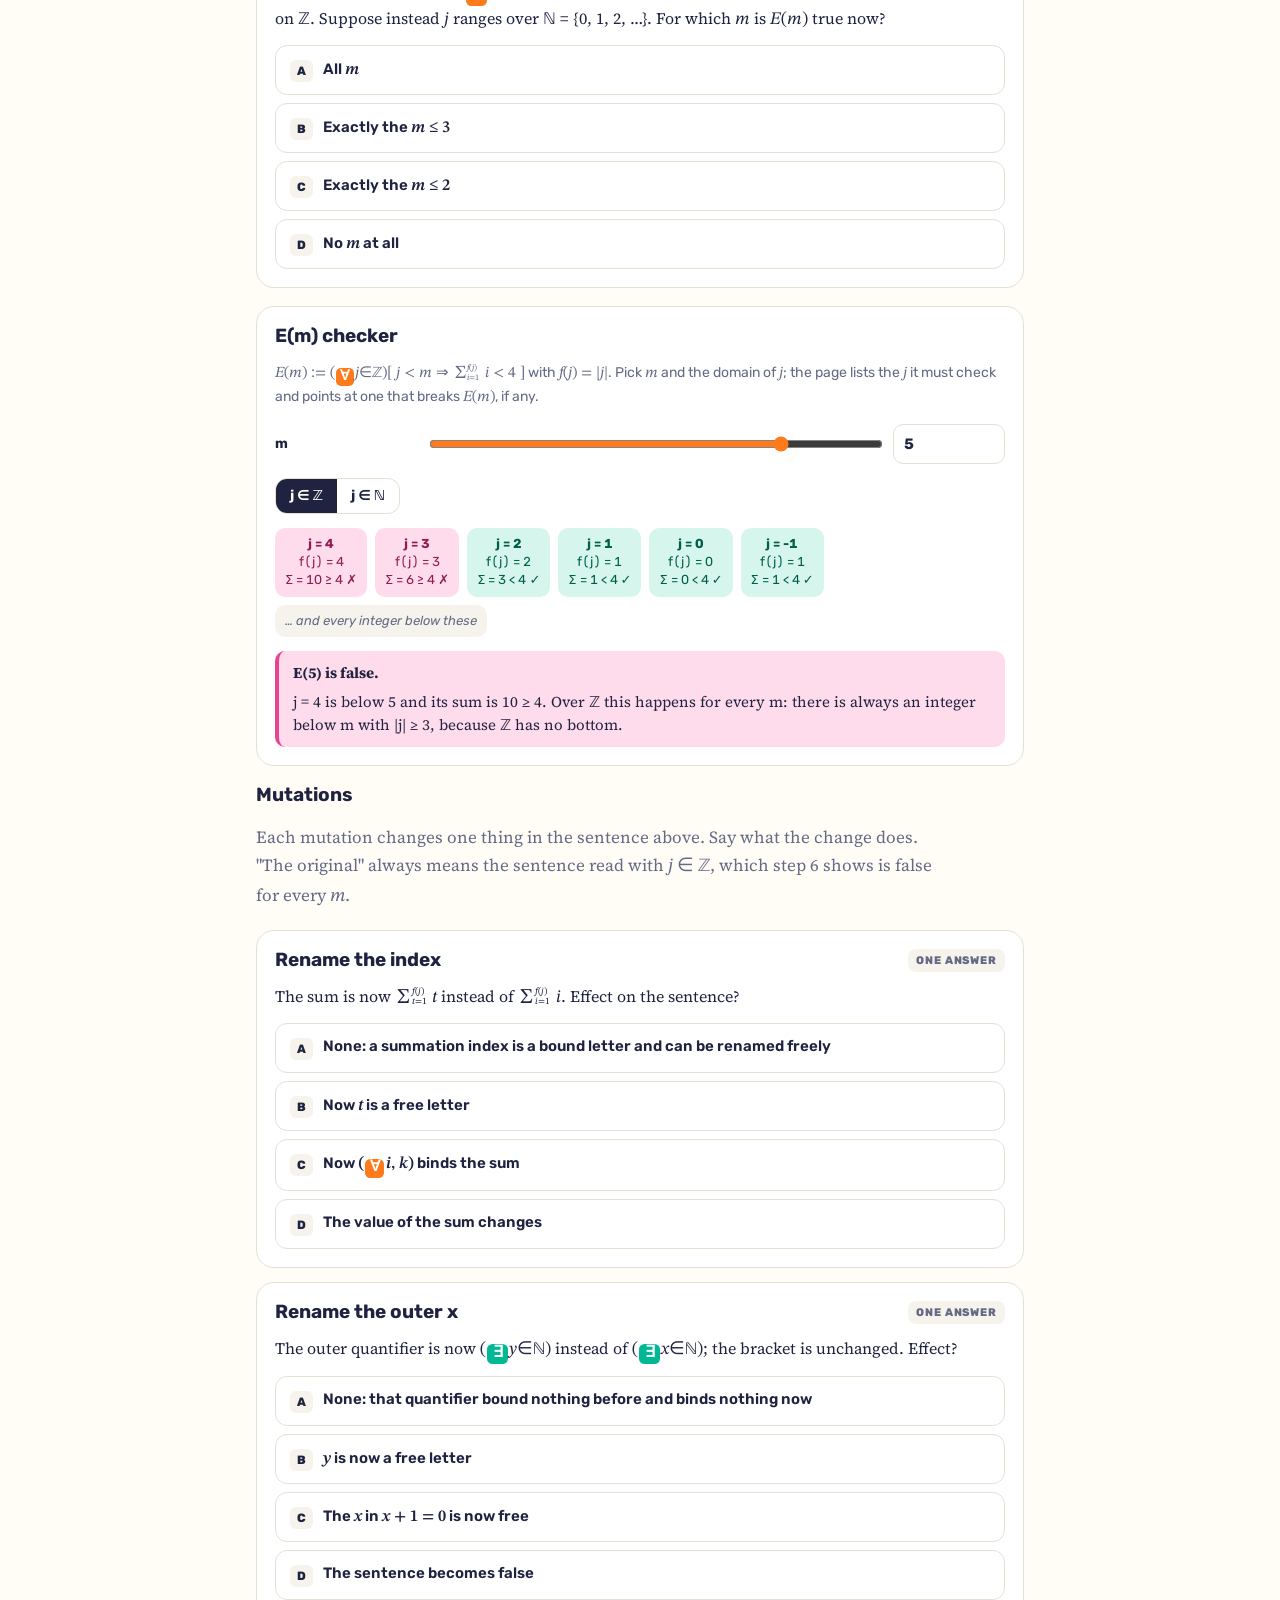
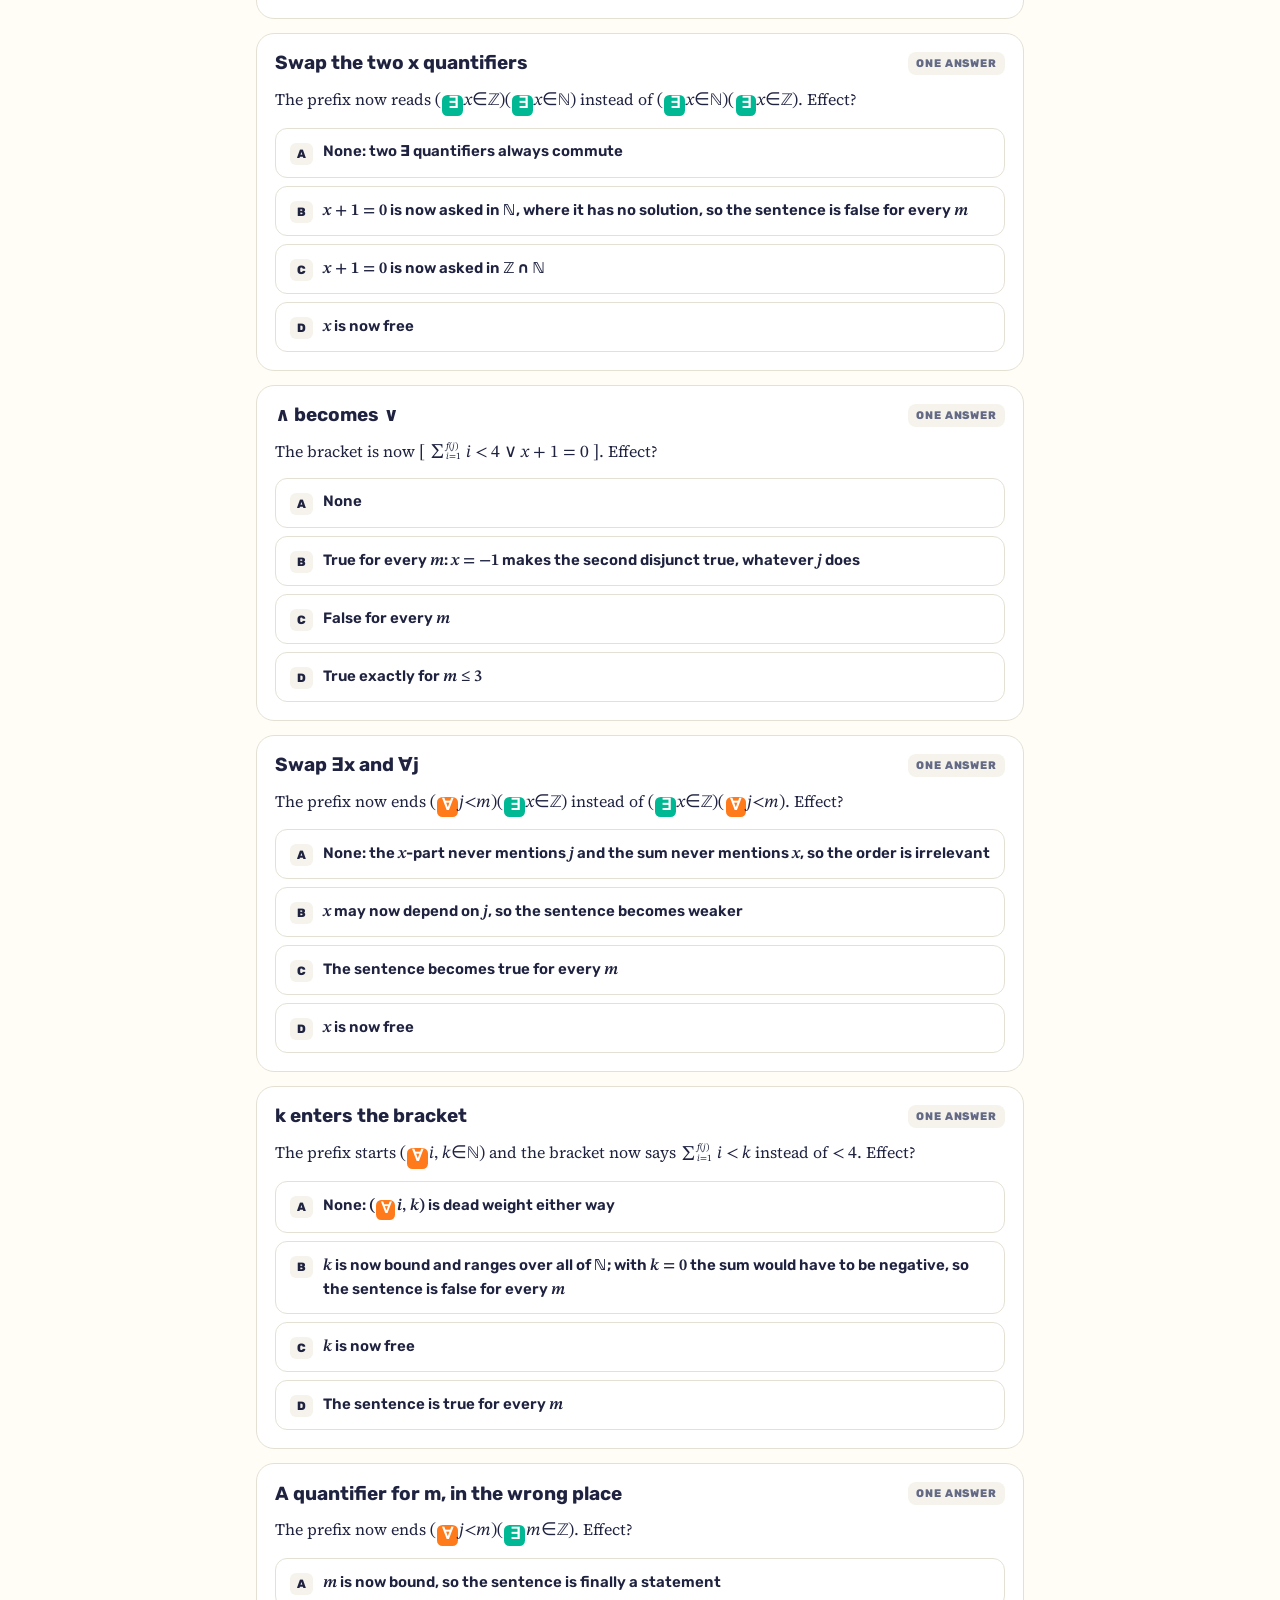
<file: lessons/logic.html>
<!doctype html>
<html lang="en">
<head>
<meta charset="utf-8">
<meta name="viewport" content="width=device-width,initial-scale=1,viewport-fit=cover">
<title>Quantifier Gym · Logic</title>
<meta name="description" content="Two symbols, one rule: whoever is chosen later may depend on everything chosen earlier. Flip quantifiers, play ε–δ as a game, build negations, write a proof and let the page attack it. 57 checks.">
<link rel="preconnect" href="https://fonts.googleapis.com">
<link rel="preconnect" href="https://fonts.gstatic.com" crossorigin>
<link rel="stylesheet" href="https://fonts.googleapis.com/css2?family=Rubik:wght@500;700;800&family=Source+Serif+4:ital,opsz,wght@0,8..60,400;0,8..60,600;1,8..60,400&family=JetBrains+Mono:wght@500&family=STIX+Two+Text:ital,wght@0,400;0,600;1,400;1,500&display=swap">
<style>
[hidden]:not([hidden=until-found i]){display:none!important}
img{max-width:100%}
</style>
<style>
/* Layout: one reading column (max 800px), stacked modules in a fixed ramp order, sticky pill nav.
   Color system: ∀ is always tangerine, ∃ is always jade — the two quantifiers are the brand. */
:root{
  --bg:#FFFDF6; --surface:#FFFFFF; --ink:#1F2340; --muted:#646A86; --line:#E4E1D4; --soft:#F5F3EB;
  --logic:#3A86FF; --turing:#B8700A; --time:#D8367A; --ml:#6A5AE0; --cbar-cur:#DDE9FF; --prose:'Source Serif 4',Georgia,'Times New Roman',serif;
  --forall:#FF7A1A; --forall-ink:#8A3A00; --forall-soft:#FFE9D6;
  --exists:#00B894; --exists-ink:#005F4B; --exists-soft:#D6F5EC;
  --sun:#FFD23F; --sun-soft:#FFF4C2; --sun-ink:#6B5300;
  --berry:#E84393; --berry-ink:#8E1D55; --berry-soft:#FFDCEC;
  --sky:#3A86FF; --sky-soft:#DDE9FF;
  --shadow:rgba(30,26,60,.35);
  --display:'Rubik',system-ui,-apple-system,sans-serif;
  --body:'Rubik',system-ui,-apple-system,'Segoe UI',sans-serif;
  --math:'STIX Two Text','Cambria Math','Times New Roman',serif;
  --radius:18px;
}
@media (prefers-color-scheme: dark){ :root:not([data-theme="light"]){
  --bg:#15182B; --surface:#1D2138; --ink:#F1F1F8; --muted:#A6AAC6; --line:#30355A; --soft:#252A48;
  --logic:#6AA3FF; --turing:#F2B544; --time:#FF6FB5; --ml:#9C8EFF; --cbar-cur:#1B2C55;
  --forall:#FF9450; --forall-ink:#FFD9BD; --forall-soft:#4A2A12;
  --exists:#2BD9AC; --exists-ink:#B9F5E4; --exists-soft:#0F3F33;
  --sun:#FFDC5E; --sun-soft:#4A3E10; --sun-ink:#FFF0B3;
  --berry:#FF6FB5; --berry-ink:#FFB3D9; --berry-soft:#4A1A33;
  --sky:#6AA3FF; --sky-soft:#1B2C55;
  --shadow:rgba(0,0,0,.6);
  color-scheme:dark; } }
:root[data-theme="dark"]{
  --bg:#15182B; --surface:#1D2138; --ink:#F1F1F8; --muted:#A6AAC6; --line:#30355A; --soft:#252A48;
  --logic:#6AA3FF; --turing:#F2B544; --time:#FF6FB5; --ml:#9C8EFF; --cbar-cur:#1B2C55;
  --forall:#FF9450; --forall-ink:#FFD9BD; --forall-soft:#4A2A12;
  --exists:#2BD9AC; --exists-ink:#B9F5E4; --exists-soft:#0F3F33;
  --sun:#FFDC5E; --sun-soft:#4A3E10; --sun-ink:#FFF0B3;
  --berry:#FF6FB5; --berry-ink:#FFB3D9; --berry-soft:#4A1A33;
  --sky:#6AA3FF; --sky-soft:#1B2C55;
  --shadow:rgba(0,0,0,.6);
  color-scheme:dark; }

*{box-sizing:border-box}
body{background:var(--bg);color:var(--ink);font-family:var(--body);font-size:16px;line-height:1.55;-webkit-font-smoothing:antialiased}
.lede,.intro,.why,.riddle .body,details.note p,footer p,.chal>span:nth-child(2){font-family:var(--prose)}
.intro{font-size:17px;line-height:1.6}
.why{font-size:16px}
body::before{content:"";position:fixed;inset:0 0 auto;height:env(safe-area-inset-top,0px);z-index:10;background:var(--bg)}
.wrap{max-width:800px;margin:0 auto;padding-left:max(16px,env(safe-area-inset-left,0px));padding-right:max(16px,env(safe-area-inset-right,0px));padding-block:0 72px}
p{margin:0}
a{color:var(--sky)}
button{font-family:inherit}
:is(button,a,[tabindex]):focus-visible{outline:3px solid var(--sun);outline-offset:2px}

/* hero */
.hero{padding-block:36px 18px;display:grid;gap:18px}
.eyebrow{font:800 12px/1 var(--body);letter-spacing:.14em;text-transform:uppercase;color:var(--muted)}
h1{font:800 clamp(40px,8vw,62px)/1.05 var(--display);margin:0;letter-spacing:-.02em;text-wrap:balance}
h1 .hl{background:linear-gradient(transparent 55%,var(--sun) 55%,var(--sun) 92%,transparent 92%);padding:0 .08em;border-radius:.1em}
.lede{font-size:19px;max-width:34em;line-height:1.55}
.legend{display:flex;flex-wrap:wrap;gap:12px}
.sticker{display:flex;align-items:center;gap:12px;padding:10px 14px 10px 10px;border-radius:16px;border:2px solid;min-width:0;flex:1 1 280px}
.sticker.fa{border-color:var(--forall);background:var(--forall-soft);color:var(--forall-ink)}
.sticker.ex{border-color:var(--exists);background:var(--exists-soft);color:var(--exists-ink)}
.sticker .big{font:600 30px/1 var(--math);width:48px;height:48px;flex:0 0 48px;border-radius:12px;display:grid;place-items:center;color:#fff;transform:rotate(-5deg)}
.sticker.fa .big{background:var(--forall)} .sticker.ex .big{background:var(--exists);transform:rotate(5deg)}
.sticker b{display:block;font:700 17px/1.2 var(--display)}
.sticker small{display:block;font-size:13px;line-height:1.35;opacity:.9}
.progress{display:flex;align-items:center;gap:12px;font-weight:800;color:var(--muted);font-size:14px;font-variant-numeric:tabular-nums}
.bar{flex:1;height:10px;border-radius:99px;background:var(--soft);overflow:hidden}
.bar i{display:block;height:100%;width:0;border-radius:99px;background:linear-gradient(90deg,var(--forall),var(--sun),var(--exists))}

/* nav */
.tabs{position:sticky;top:calc(env(safe-area-inset-top,0px) + var(--cbar-h,53px));z-index:5;display:flex;flex-wrap:wrap;gap:8px;padding-block:10px;background:var(--bg)}
.tabs a{flex:0 0 auto;text-decoration:none;color:var(--ink);font:700 14px/1 var(--body);padding:9px 14px;border-radius:99px;background:var(--surface);border:1.5px solid var(--line)}
.tabs a:hover{border-color:var(--sky)}

/* modules */
.mod{padding-block:40px 8px;display:grid;grid-template-columns:minmax(0,1fr);gap:18px;scroll-margin-top:calc(var(--tabs-h,56px) + var(--cbar-h,53px) + 12px)}
.mod-head{display:grid;gap:8px}
.num{font:800 12px/1 var(--body);letter-spacing:.12em;color:var(--muted);text-transform:uppercase}
.num b{color:var(--ink)}
h2{font:700 clamp(28px,5.5vw,38px)/1.1 var(--display);margin:0;text-wrap:balance}
h3{font:700 19px/1.2 var(--display);margin:0}
.intro{max-width:40em}
.intro.quiet{color:var(--muted)}
.panel{background:var(--surface);border:1.5px solid var(--line);border-radius:var(--radius);padding:18px;display:grid;gap:14px;min-width:0}
.two{display:grid;grid-template-columns:1fr 1fr;gap:14px}
@media (max-width:640px){.two{grid-template-columns:1fr}}

/* math */
.fm{font-family:var(--math);font-size:1.1em}
.fm i{font-style:italic}
.fm sub{font-size:.68em;line-height:0}
.q{display:inline-grid;place-items:center;width:1.3em;height:1.3em;border-radius:.35em;color:#fff;font-weight:600;font-style:normal;margin:0 .08em;vertical-align:-.2em;font-size:.9em;line-height:1}
.q.fa{background:var(--forall)} .q.ex{background:var(--exists)} .q.ng{background:var(--berry)}
.formula{font-size:clamp(17px,4.2vw,24px);line-height:1.7;overflow-x:auto;white-space:nowrap;padding:10px 4px}
/* Σ with limits: side limits in running text (inline style), stacked limits inside .formula (display style). */
.sum{display:inline-grid;grid-template-columns:auto auto;grid-template-rows:auto auto;align-items:center;column-gap:.1em;vertical-align:middle;line-height:1;margin:0 .1em}
.sum .sig{grid-row:1/3;grid-column:1;font-size:1.2em;line-height:1}
.sum .top{grid-row:1;grid-column:2;font-size:.55em;line-height:1.1;align-self:end}
.sum .bot{grid-row:2;grid-column:2;font-size:.55em;line-height:1.1;align-self:start}
.formula .sum{grid-template-columns:auto;grid-template-rows:auto auto auto;justify-items:center;column-gap:0}
.formula .sum .top{grid-row:1;grid-column:1}
.formula .sum .sig{grid-row:2;grid-column:1;font-size:1.3em}
.formula .sum .bot{grid-row:3;grid-column:1}
.exhibit{position:sticky;top:calc(env(safe-area-inset-top,0px) + var(--tabs-h,56px) + var(--cbar-h,53px));z-index:4;display:flex;align-items:center;gap:12px;min-width:0;background:var(--surface);border:1.5px solid var(--line);border-radius:14px;padding:8px 14px;box-shadow:0 10px 22px -14px var(--shadow)}
.exhibit .fm{flex:1;min-width:0;overflow-x:auto;white-space:nowrap;font-size:clamp(16px,3.8vw,20px);line-height:1.5;padding-block:3px;scrollbar-width:thin}
.exhibit .fnote{font:500 14px var(--math);color:var(--muted);white-space:nowrap}
.exhibit .fnote i{font-style:italic}
.seg-btn.nt[aria-pressed="true"]{background:var(--ink);color:var(--bg)}
.jrow{display:flex;flex-wrap:wrap;gap:8px}
.jchip{display:grid;gap:2px;padding:8px 10px;border-radius:10px;background:var(--soft);font-size:13px;line-height:1.25;min-width:6em;text-align:center;font-variant-numeric:tabular-nums}
.jchip.ok{background:var(--exists-soft);color:var(--exists-ink)}
.jchip.bad{background:var(--berry-soft);color:var(--berry-ink)}
.jchip.more{color:var(--muted);align-content:center;font-style:italic}

/* buttons & pills */
.btn{appearance:none;border:0;border-radius:12px;padding:11px 16px;font:700 15px/1 var(--body);cursor:pointer;color:#fff;background:var(--sky)}
.btn.ghost{background:var(--soft);color:var(--ink)}
.btn.fa{background:var(--forall)} .btn.ex{background:var(--exists)}
.btn:disabled{opacity:.45;cursor:default}
.row{display:flex;flex-wrap:wrap;gap:8px;align-items:center}
.pills{display:flex;flex-wrap:wrap;gap:8px}
.pill{border:1.5px solid var(--line);background:var(--surface);color:var(--ink);border-radius:99px;padding:8px 12px;font:700 14px/1 var(--body);cursor:pointer}
.pill[aria-pressed="true"]{background:var(--ink);color:var(--bg);border-color:var(--ink)}
.truth{font:800 11px/1 var(--body);letter-spacing:.08em;padding:6px 8px;border-radius:8px;text-transform:uppercase;white-space:nowrap}
.truth.t{background:var(--exists-soft);color:var(--exists-ink)}
.truth.f{background:var(--berry-soft);color:var(--berry-ink)}
.truth.n{background:var(--soft);color:var(--muted)}

/* 01 grid */
.likes{display:grid;grid-template-columns:auto repeat(4,minmax(0,1fr));gap:6px;align-items:center}
.likes .hd{font-weight:800;text-align:center;display:grid;gap:4px;justify-items:center;font-size:12px;line-height:1.1}
.dot{width:14px;height:14px;border-radius:50%}
.likes .rh{font-weight:800;padding-right:6px;font-size:14px}
.cell{aspect-ratio:1;width:100%;max-width:100%;border-radius:12px;border:2px dashed var(--line);background:var(--surface);cursor:pointer;display:grid;place-items:center;padding:0}
.cell::after{content:"";width:34%;height:34%;border-radius:50%;background:var(--line)}
.cell[aria-pressed="true"]{border-style:solid;border-color:var(--sun);background:var(--sun-soft)}
.cell[aria-pressed="true"]::after{content:"♥";width:auto;height:auto;background:none;color:var(--berry);font-size:22px;line-height:1}
.stmts{display:grid;gap:8px}
.stmt{display:grid;grid-template-columns:auto 1fr auto;gap:10px;align-items:center;padding:8px 10px;border-radius:12px;background:var(--soft);min-width:0}
.stmt .idx{font-weight:800;color:var(--muted);font-size:18px}
.stmt .en{font-size:13px;color:var(--muted)}
.chals{display:grid;gap:8px}
.chal{display:grid;grid-template-columns:auto 1fr auto;gap:10px;align-items:center;padding:10px 12px;border-radius:12px;border:1.5px dashed var(--line);font-size:15px}
.chal.done{border-style:solid;border-color:var(--exists)}
.chal .ck{width:26px;height:26px;border-radius:8px;display:grid;place-items:center;font-weight:800;font-size:13px;background:var(--soft);color:var(--muted)}
.chal.done .ck{background:var(--exists);color:#fff}

/* 02 deck */
.deck-top{display:flex;justify-content:space-between;align-items:center;gap:10px;flex-wrap:wrap}
.dots{display:flex;gap:6px;flex-wrap:wrap}
.dots button{width:12px;height:12px;border-radius:50%;border:0;background:var(--line);cursor:pointer;padding:0}
.dots button.ok{background:var(--exists)}
.dots button.cur{outline:2px solid var(--ink);outline-offset:2px}
.tag{font:800 11px/1 var(--body);letter-spacing:.08em;text-transform:uppercase;color:var(--muted)}
.ctx{font-size:14px;color:var(--muted)}
.opts{display:grid;gap:8px}
.opt{text-align:left;border:1.5px solid var(--line);background:var(--surface);color:var(--ink);border-radius:12px;padding:12px 14px;font:600 15px/1.45 var(--body);cursor:pointer;display:flex;gap:10px;align-items:flex-start;min-width:0}
.opt .key{font:800 12px/1 var(--body);background:var(--soft);border-radius:6px;padding:5px 7px;flex:0 0 auto;margin-top:2px}
.opt>span:last-child{min-width:0}
.opt:hover:not(:disabled){border-color:var(--sky)}
.opt.right{border-color:var(--exists);background:var(--exists-soft)}
.opt.right .key{background:var(--exists);color:#fff}
.opt.wrong{border-color:var(--berry);background:var(--berry-soft)}
.opt.wrong .key{background:var(--berry);color:#fff}
.opt.sel{border-color:var(--sky);background:var(--sky-soft)}
.opt:disabled{cursor:default}
.why{border-left:4px solid var(--exists);padding:10px 14px;background:var(--exists-soft);border-radius:10px;font-size:15px;display:grid;gap:6px}
.why.nudge{border-color:var(--sun);background:var(--sun-soft)}
.why.lose{border-color:var(--berry);background:var(--berry-soft)}
.why.info{border-color:var(--sky);background:var(--sky-soft)}
.why .fm{font-size:1.05em}

/* 03 game */
.players{display:grid;grid-template-columns:1fr 1fr;gap:10px}
.player{padding:10px 12px;border-radius:12px;display:grid;gap:2px;border:2px solid transparent;min-width:0}
.player b{font:700 17px/1.2 var(--display)}
.player small{font-size:13px;line-height:1.3}
.player.fa{background:var(--forall-soft);color:var(--forall-ink)}
.player.ex{background:var(--exists-soft);color:var(--exists-ink)}
.player.turn.fa{border-color:var(--forall)} .player.turn.ex{border-color:var(--exists)}
.plot{width:100%;height:auto;display:block;border-radius:14px;background:var(--bg);border:1px solid var(--line)}
.eband{fill:var(--exists);opacity:.2} .dband{fill:var(--forall);opacity:.2}
.curve{fill:none;stroke:var(--sky);stroke-width:2.5;stroke-linejoin:round}
.axis{stroke:var(--line);stroke-width:1.5}
.gridl{stroke:var(--line);stroke-width:1;stroke-dasharray:2 5}
.lbl{font:700 12px var(--body);fill:var(--muted)}
.lbl.fa{fill:var(--forall)} .lbl.ex{fill:var(--exists)} .lbl.bad{fill:var(--berry)}
.Lline{stroke:var(--exists);stroke-width:1.5;stroke-dasharray:5 4}
.aline{stroke:var(--forall);stroke-width:1.5;stroke-dasharray:5 4}
.escp{fill:var(--berry);stroke:var(--bg);stroke-width:2.5}
.escl{stroke:var(--berry);stroke-width:1.5;stroke-dasharray:3 3}
.hole{fill:var(--bg);stroke:var(--sky);stroke-width:2.5}
.full{fill:var(--sky)}
.ctls{display:grid;gap:10px}
.ctl{display:grid;grid-template-columns:9em 1fr auto;gap:10px;align-items:center}
.ctl label{font:700 14px/1.2 var(--body);display:flex;align-items:center;gap:6px}
@media (max-width:520px){.ctl{grid-template-columns:1fr auto}.ctl input[type=range]{grid-column:1/-1}}
input[type=range]{width:100%;margin:0;accent-color:var(--forall)}
.ctl.del input[type=range]{accent-color:var(--exists)}
.ctl input:disabled{opacity:.55}
.seg{display:inline-flex;border:1.5px solid var(--line);border-radius:12px;overflow:hidden;background:var(--surface);justify-self:start}
.seg-btn{border:0;background:transparent;color:var(--ink);font:700 14px/1 var(--body);padding:10px 14px;cursor:pointer}
.seg-btn.ex[aria-pressed="true"]{background:var(--exists);color:#fff}
.seg-btn.fa[aria-pressed="true"]{background:var(--forall);color:#fff}
details.note{border:1.5px dashed var(--line);border-radius:12px;padding:10px 14px;max-width:40em;font-size:15px}
details.note summary{cursor:pointer;font:700 15px var(--display);color:var(--ink)}
details.note p{margin-top:8px;color:var(--muted)}
.mk circle{fill:var(--mk);stroke:var(--bg);stroke-width:2.5}
.mk line{stroke:var(--mk);stroke-width:1.5;stroke-dasharray:3 3}
.mk .lbl{fill:var(--mk)}
input[type=number]{width:7.5em;font:700 15px var(--body);padding:10px 10px;border-radius:10px;border:1.5px solid var(--line);background:var(--surface);color:var(--ink);font-variant-numeric:tabular-nums}
.hist{display:flex;flex-wrap:wrap;gap:6px}
.hist span{font:700 13px var(--body);background:var(--soft);border-radius:8px;padding:6px 8px;font-variant-numeric:tabular-nums}
.gtitle{font:700 16px/1.3 var(--display)}

/* 04 proof: rule input, ∀bélard's rounds, a proof with gaps, a Parsons board, a writing box */
.rulerow{display:flex;flex-wrap:wrap;gap:10px;align-items:center}
.rulerow .lab{font:400 21px var(--math)}
input.rule{flex:1 1 12em;max-width:22em;min-width:0;font:400 19px var(--math);padding:9px 12px;border-radius:10px;border:1.5px solid var(--line);background:var(--surface);color:var(--ink)}
input.rule::placeholder{color:var(--muted);font-size:16px;font-family:var(--body);font-weight:500}
.rounds{display:flex;flex-wrap:wrap;gap:6px;align-items:center}
.rounds span{font:700 13px var(--body);border-radius:8px;padding:6px 8px;font-variant-numeric:tabular-nums;background:var(--soft)}
.rounds span.ok{background:var(--exists-soft);color:var(--exists-ink)}
.rounds span.bad{background:var(--berry-soft);color:var(--berry-ink)}
.rounds span.more{color:var(--muted);font-style:italic;font-weight:500;background:none;padding:0}
.rounds .fm{font-size:1em}
.proof{font-family:var(--prose);font-size:17px;line-height:2.1;max-width:46em}
.proof .fm{font-size:1.06em}
.gap{display:inline-block;min-width:3.4em;text-align:center;border:2px dashed var(--line);border-radius:10px;padding:1px 10px;margin:0 2px;background:var(--surface);color:var(--ink);font:inherit;line-height:1.6;cursor:pointer;vertical-align:baseline}
.gap:hover:not(:disabled){border-color:var(--sky)}
.gap.filled{border-style:solid}
.gap.on{border-color:var(--sun);background:var(--sun-soft);border-style:solid}
.gap.bad{border-color:var(--berry);background:var(--berry-soft)}
.gap.ok{border-color:var(--exists);background:var(--exists-soft);cursor:default}
.gap .ph{color:var(--muted);font:700 13px var(--body);letter-spacing:.04em}
.gapopts{display:grid;gap:8px}
.gapopts .lab{font:800 12px/1 var(--body);letter-spacing:.1em;text-transform:uppercase;color:var(--muted)}
.gapopts .pill .fm{font-size:1.1em}
.parsons{display:grid;grid-template-columns:1fr 1fr;gap:14px}
@media (max-width:640px){.parsons{grid-template-columns:1fr}}
.pcol{display:grid;gap:8px;align-content:start;min-width:0}
.pcol h4{font:800 12px/1 var(--body);letter-spacing:.1em;text-transform:uppercase;color:var(--muted);margin:0 0 2px}
.pline{display:flex;gap:10px;align-items:flex-start;text-align:left;border:1.5px solid var(--line);background:var(--surface);color:var(--ink);border-radius:12px;padding:10px 12px;font:600 15px/1.45 var(--body);cursor:pointer;min-width:0;width:100%}
.pline>span:last-child{min-width:0}
.pline:hover:not(:disabled){border-color:var(--sky)}
.pline .n{font:800 12px/1 var(--body);background:var(--soft);border-radius:6px;padding:5px 7px;flex:0 0 auto;margin-top:2px;min-width:1.9em;text-align:center}
.pline.bad{border-color:var(--berry);background:var(--berry-soft)}
.pline.bad .n{background:var(--berry);color:#fff}
.pline.ok{border-color:var(--exists);background:var(--exists-soft);cursor:default}
.pline.ok .n{background:var(--exists);color:#fff}
.pline:disabled{cursor:default}
.pempty{border:1.5px dashed var(--line);border-radius:12px;padding:16px 14px;color:var(--muted);font-size:14px;text-align:center}
textarea.proofbox{width:100%;min-height:12em;font:500 14px/1.55 'JetBrains Mono',ui-monospace,SFMono-Regular,Menlo,monospace;padding:12px;border-radius:12px;border:1.5px solid var(--line);background:var(--surface);color:var(--ink);resize:vertical}
.recorded{font:800 11px/1 var(--body);letter-spacing:.08em;text-transform:uppercase;background:var(--sun-soft);color:var(--sun-ink);padding:6px 8px;border-radius:8px;white-space:nowrap}
.why p{margin:0}
.why p+p{margin-top:8px}
.why .q{font-size:.85em}
@media (prefers-reduced-motion: no-preference){ .gap,.pline{transition:border-color .15s,background .15s} }

/* 05 negation */
.toks{display:flex;flex-wrap:wrap;gap:6px;align-items:center;font-family:var(--math);font-size:clamp(17px,4.2vw,22px);padding-block:6px}
.tok{padding:6px 8px;border-radius:10px;border:2px solid transparent}
.tok.flip{cursor:pointer;background:var(--surface);border-color:var(--line);user-select:none}
.tok.flip:hover{border-color:var(--sky)}
.tok.flip.on{border-color:var(--sun);background:var(--sun-soft)}
.tok.bad{border-color:var(--berry)!important;background:var(--berry-soft)!important}
.hintline{font-size:14px;color:var(--muted)}

/* 06 riddles */
.riddle{display:grid;gap:12px}
.riddle .body{font-size:16px}

footer{padding-block:48px 0;display:grid;gap:12px;color:var(--muted);font-size:14px}
.kbd{font:700 12px var(--body);background:var(--soft);border-radius:6px;padding:2px 6px;color:var(--ink)}

@media (prefers-reduced-motion: no-preference){
  .bar i{transition:width .45s ease}
  .cell,.opt,.tok,.pill{transition:border-color .15s,background .15s}
  @keyframes wiggle{0%,100%{transform:translateX(0)}25%{transform:translateX(-4px)}75%{transform:translateX(4px)}}
  .tok.bad{animation:wiggle .35s}
}
/* Collection bar — identical on every page of the collection */
.cbar{position:sticky;top:0;z-index:30;background:var(--bg);border-bottom:1px solid var(--line)}
.cbar .in{max-width:1120px;margin:0 auto;padding:10px max(16px,env(safe-area-inset-left,0px)) 10px max(16px,env(safe-area-inset-right,0px));display:flex;align-items:center;justify-content:space-between;gap:16px}
.cbar .mark{display:flex;align-items:center;gap:10px;text-decoration:none;font-family:var(--display);font-weight:800;font-size:1rem;white-space:nowrap;color:var(--ink)}
.cbar .mark .dots{display:inline-grid;grid-template-columns:repeat(4,7px);gap:3px}
.cbar .mark .dots i{width:7px;height:7px;border-radius:50%;display:block}
.cbar .mark .dots i:nth-child(1){background:var(--logic)}.cbar .mark .dots i:nth-child(2){background:var(--ml)}.cbar .mark .dots i:nth-child(3){background:var(--time)}.cbar .mark .dots i:nth-child(4){background:var(--turing)}
.cbar .mark small{font-weight:500;color:var(--muted);font-size:.9rem}
.cbar nav{display:flex;gap:4px;overflow-x:auto;scrollbar-width:none;min-width:0}
.cbar nav::-webkit-scrollbar{display:none}
.cbar nav a{display:flex;align-items:center;gap:7px;padding:6px 11px;border-radius:999px;text-decoration:none;color:var(--muted);font-family:var(--display);font-weight:500;font-size:.88rem;white-space:nowrap}
.cbar nav a i{width:8px;height:8px;border-radius:50%;flex:0 0 auto}
.cbar nav a:hover{color:var(--ink);background:var(--soft,var(--surface-2))}
.cbar nav a[aria-current]{background:var(--cbar-cur);color:var(--ink)}
@media (max-width:720px){.cbar .mark span.name{display:none}.cbar .mark small{display:none}}
.nextl{margin-top:40px;border:1px dashed var(--line);border-radius:18px;padding:18px 20px;display:flex;flex-wrap:wrap;justify-content:space-between;align-items:center;gap:12px}
.nextl h2{font-size:1.1rem;margin:0}
.nextl p{margin:4px 0 0;color:var(--muted);font-size:.95rem}
a.btn{text-decoration:none}

</style>
</head>
<body>

<div class="cbar"><div class="in">
  <a class="mark" href="index.html"><span class="dots" aria-hidden="true"><i></i><i></i><i></i><i></i></span><span class="name">Mohammad Mahmoud</span> <small>Interactive lessons</small></a>
  <nav aria-label="Lessons">
    <a href="logic.html" aria-current="page"><i style="background:var(--logic)"></i>Logic</a>
    <a href="ml.html"><i style="background:var(--ml)"></i>Machine learning</a>
    <a href="running-time.html"><i style="background:var(--time)"></i>Running time</a>
    <a href="turing.html"><i style="background:var(--turing)"></i>Turing machines</a>
  </nav>
</div></div>

<div class="wrap">
<header class="hero">
  <p class="eyebrow">Lesson 1 of 4 — Logic · from the Ramp-Up exercise bank</p>
  <h1>Quantifier <span class="hl">Gym</span></h1>
  <p class="lede">Two symbols, one rule: <strong>whoever is chosen later may depend on everything chosen earlier.</strong> Flip them, swap them, play against them, and leave knowing exactly what an ε–δ sentence promises.</p>
  <div class="legend">
    <div class="sticker fa"><span class="big">∀</span><div><b>for all</b><small>The challenger's symbol. Someone who doubts the claim picks this value, and picks it to hurt.</small></div></div>
    <div class="sticker ex"><span class="big">∃</span><div><b>there exists</b><small>The defender's symbol. You pick this value, and you may look at everything chosen before it.</small></div></div>
  </div>
  <div class="progress"><div class="bar"><i id="pbar"></i></div><span id="ptext">0 / 57 solved</span></div>
</header>

<nav class="tabs" aria-label="Sections">
  <a href="#order">1 · Order</a>
  <a href="#lookalikes">2 · Look-alikes</a>
  <a href="#game">3 · Game</a>
  <a href="#proof">4 · Proof</a>
  <a href="#negation">5 · Negation</a>
  <a href="#riddles">6 · Riddles</a>
  <a href="#anatomy">7 · Anatomy</a>
</nav>

<main>

<!-- ───────── 01 ORDER ───────── -->
<section id="order" class="mod">
  <div class="mod-head">
    <p class="num"><b>1</b> · warm-up</p>
    <h2>Order matters: the ice-cream grid</h2>
    <p class="intro">Four people, four flavours. Tap a cell to toggle whether that person likes that flavour. The six sentences below are re-evaluated live. Read <span class="fm"><i>L</i>(<i>p</i>, <i>f</i>)</span> as "<i>p</i> likes <i>f</i>".</p>
  </div>
  <div class="two">
    <div class="panel">
      <div class="likes" id="likes"></div>
      <p class="ctx">Hearts are likes. Rows are people, columns are flavours.</p>
    </div>
    <div class="panel">
      <h3>Six sentences, live</h3>
      <div class="stmts" id="stmts"></div>
      <p class="ctx">Always true: ② ⇒ ① and ④ ⇒ ③. The converses fail, and challenges 1 and 2 ask you to build the counterexamples.</p>
    </div>
  </div>
  <div class="panel">
    <h3>Challenges</h3>
    <div class="chals" id="chals"></div>
  </div>
</section>

<!-- ───────── 02 LOOK-ALIKES ───────── -->
<section id="lookalikes" class="mod">
  <div class="mod-head">
    <p class="num"><b>2</b> · the main set</p>
    <h2>ε–δ look-alikes</h2>
    <p class="intro">Each card shows a sentence that resembles the definition of <span class="fm">lim<sub><i>x</i>→<i>a</i></sub> <i>f</i>(<i>x</i>) = ℓ</span>. Some are the real thing in disguise, some are trivially true, some are impossible, and some say something else entirely. Throughout, <span class="fm"><i>f</i> : ℝ → ℝ</span> and <span class="fm"><i>a</i>, ℓ ∈ ℝ</span> are fixed. Several items are adapted from the Ramp-Up's "valid definition?" problem; the rest are new. One difference from the Ramp-Up: it reads every <span class="fm">|<i>x</i> − <i>a</i>| &lt; <i>γ</i></span> as <span class="fm">0 &lt; |<i>x</i> − <i>a</i>| &lt; <i>γ</i></span>, while this deck reads each sentence exactly as written, so <span class="fm"><i>x</i> = <i>a</i></span> is left out only where a <span class="fm">0 &lt;</span> says so.</p>
  </div>
  <div class="panel">
    <div class="deck-top">
      <div class="row"><span class="tag" id="deck-tag"></span><span class="ctx" id="deck-count"></span></div>
      <div class="dots" id="deck-dots"></div>
    </div>
    <div class="formula" id="deck-formula"></div>
    <p class="ctx" id="deck-ctx"></p>
    <h3 id="deck-q"></h3>
    <div class="opts" id="deck-opts"></div>
    <div class="why" id="deck-why" hidden></div>
    <div class="row" style="justify-content:space-between">
      <button class="btn ghost" id="deck-prev" type="button">← Previous</button>
      <button class="btn" id="deck-next" type="button">Next card →</button>
    </div>
  </div>
</section>

<!-- ───────── 03 GAME ───────── -->
<section id="game" class="mod">
  <div class="mod-head">
    <p class="num"><b>3</b> · play it</p>
    <h2>∀bélard vs ∃loïse</h2>
    <p class="intro">A quantifier sentence is a two-player game. <strong>∀bélard</strong>, the challenger, plays every <span class="q fa">∀</span>: he picks the value that makes life hardest. <strong>∃loïse</strong>, the defender, plays every <span class="q ex">∃</span>: she picks a witness, knowing everything chosen so far. The sentence is true exactly when ∃loïse has a winning strategy, and false exactly when ∀bélard has one. Play both sides: each claim below can be won by exactly one of them, and which one tells you whether the claim is true.</p>
    <details class="note">
      <summary>Why these names?</summary>
      <p>They are a logician's pun. The idea that a quantified sentence is a game between two players goes back to the 1950s and 60s (Paul Lorenzen's dialogue games, Jaakko Hintikka's game-theoretical semantics). Hintikka called the players <em>Myself</em> and <em>Nature</em>; other books say <em>Verifier</em> and <em>Falsifier</em>, or <em>Proponent</em> and <em>Opponent</em>. Later writers on game semantics nicknamed them ∀bélard and ∃loïse: the symbol ∀ is an upside-down A and ∃ a backwards E, and the names belong to Peter Abelard (1079–1142), a Paris logician, and Héloïse, the scholar whose letters with him are famous. Nothing mathematical depends on the names. If they get in the way, read them as <em>the challenger</em> and <em>the defender</em>.</p>
    </details>
  </div>
  <div class="panel">
    <div class="pills" id="scn-pills"></div>
    <div class="seg" id="role-seg" role="group" aria-label="Choose your side">
      <button type="button" class="seg-btn ex" data-role="ex" aria-pressed="true">Play as ∃loïse</button>
      <button type="button" class="seg-btn fa" data-role="fa" aria-pressed="false">Play as ∀bélard</button>
    </div>
    <p class="gtitle" id="g-title"></p>
    <div class="formula" id="g-formula"></div>
    <div class="players">
      <div class="player fa" id="pl-fa"><b id="pl-fa-name">∀bélard · challenger</b><small id="pl-fa-txt"></small></div>
      <div class="player ex" id="pl-ex"><b id="pl-ex-name">∃loïse · defender (you)</b><small id="pl-ex-txt"></small></div>
    </div>
    <div id="g-plot"></div>
    <div class="why info" id="g-msg"></div>
    <div class="ctls">
      <div class="ctl eps" id="ctl-eps" hidden><label for="g-eps-num"><span class="q fa">∀</span> ε tolerance</label><input type="range" id="g-eps-range" min="0" max="1000" value="818" aria-label="epsilon slider"><input type="number" id="g-eps-num" min="0.001" max="2" step="any" value="0.5"></div>
      <div class="ctl del" id="ctl-del"><label for="g-del-num"><span class="q ex">∃</span> δ radius</label><input type="range" id="g-del-range" min="0" max="1000" value="833" aria-label="delta slider"><input type="number" id="g-del-num" min="0.001" max="1" step="any" value="0.3"></div>
      <div class="ctl x" id="ctl-x" hidden><label for="g-x-num"><span class="q fa">∀</span> x challenge</label><input type="range" id="g-x-range" min="0" max="1000" value="750" aria-label="x slider"><input type="number" id="g-x-num" step="any" value="1.15"></div>
    </div>
    <div class="row">
      <button class="btn ex" id="g-act" type="button">Lock in δ</button>
      <button class="btn ghost" id="g-again" type="button" hidden>Try another ε</button>
      <span style="flex:1"></span>
      <button class="btn ghost" id="g-why" type="button" hidden>Why can no δ work?</button>
      <button class="btn ghost" id="g-reset" type="button">New game</button>
    </div>
    <div class="hist" id="g-hist"></div>
  </div>
</section>

<!-- ───────── 04 PROOF ───────── -->
<section id="proof" class="mod">
  <div class="mod-head">
    <p class="num"><b>4</b> · write it down</p>
    <h2>From strategy to proof</h2>
    <p class="intro">In the game you answered one ε at a time. A proof answers all of them at once: it hands ∀bélard a <em>rule</em>, δ as a function of ε, and shows that the rule wins every round. That is all an ε–δ proof is. Three steps: write the rule and let ∀bélard attack it; supply the reasons, line by line; then assemble a proof from scratch. Nothing here is graded by guesswork. A rule fails when a concrete ε and x break it, and the feedback names them.</p>
  </div>

  <div class="panel">
    <h3><span class="tag">step 1</span> The rule</h3>
    <div class="pills" id="pr-pills"></div>
    <p class="gtitle" id="pr-claim"></p>
    <div class="formula" id="pr-formula"></div>
    <p class="ctx">Write δ as a function of ε. Use ε, numbers, + − × ÷ ^, brackets, and <span class="kbd">min</span> <span class="kbd">max</span> <span class="kbd">sqrt</span> <span class="kbd">abs</span>. Not x: δ is chosen before x exists.</p>
    <div class="rulerow"><span class="lab"><i>δ</i>(<i>ε</i>) =</span><input class="rule" id="pr-rule" type="text" autocomplete="off" autocapitalize="off" spellcheck="false" placeholder="e.g. ε/2 or min(1, ε/2)" aria-label="delta as a function of epsilon"><button class="btn ex" id="pr-go" type="button">Hand the rule to ∀bélard</button></div>
    <div class="why info" id="pr-msg"></div>
    <div class="rounds" id="pr-rounds" hidden></div>
    <div id="pr-plot" hidden></div>
  </div>

  <div class="panel">
    <h3><span class="tag">step 2</span> The reasons, with gaps</h3>
    <p class="ctx" id="pr-chain-ctx"></p>
    <div class="proof" id="pr-chain"></div>
    <div class="gapopts" id="pr-gapopts" hidden></div>
    <div class="row"><button class="btn" id="pr-chain-check" type="button">Check the proof</button><button class="btn ghost" id="pr-chain-reset" type="button">Clear the gaps</button></div>
    <div class="why" id="pr-chain-fb" hidden></div>
  </div>

  <div class="panel">
    <h3><span class="tag">step 3</span> Assemble a proof of the negation</h3>
    <p class="ctx">Back to the jump from the game: <span class="fm"><i>f</i>(<i>x</i>) = 0.6</span> for <span class="fm"><i>x</i> &lt; 1</span> and <span class="fm">1.4</span> from 1 on. The claim <span class="fm">lim<sub><i>x</i>→1</sub> <i>f</i>(<i>x</i>) = 1</span> is false, and proving it false means proving its negation (the one section 5 builds):</p>
    <div class="formula" id="pa-formula"></div>
    <p class="ctx">This is ∀bélard's winning strategy written down. The lines are shuffled and three of them do not belong. Tap lines on the left in the order the proof should read; tap a line on the right to send it back. More than one order is right.</p>
    <div class="parsons">
      <div class="pcol"><h4>Lines</h4><div id="pa-pool"></div></div>
      <div class="pcol"><h4>Your proof</h4><div id="pa-proof"></div></div>
    </div>
    <div class="row"><button class="btn" id="pa-check" type="button">Check the proof</button><button class="btn ghost" id="pa-reset" type="button">Start over</button></div>
    <div class="why" id="pa-fb" hidden></div>
  </div>

  <div class="panel">
    <div class="row" style="justify-content:space-between"><h3>Write it yourself</h3><span class="recorded">recorded demo</span></div>
    <p class="ctx">Prove <span class="fm">lim<sub><i>x</i>→2</sub> <i>x</i><sup>2</sup> = 4</span> in your own words, in plain text or TeX. The steps above are checked by the page itself; free writing needs a reader, and this copy of the site has none attached. The two samples carry feedback recorded from Claude (Anthropic) in October 2026, so you can see what the reader returns; the note below says how the live version works.</p>
    <div class="pills"><button type="button" class="pill" id="wr-s1">Load a correct proof</button><button type="button" class="pill" id="wr-s2">Load a flawed proof</button><button type="button" class="pill" id="wr-clear">Clear</button></div>
    <textarea class="proofbox" id="wr-text" placeholder="Let ε > 0. Put δ = …" aria-label="Your proof"></textarea>
    <div class="row"><button class="btn" id="wr-go" type="button">Get feedback</button></div>
    <div class="why" id="wr-fb" hidden></div>
    <details class="note">
      <summary>What is recorded here, and how the live version works</summary>
      <p>The page cannot read a proof written in free text; only a person or a language model can. In the live version, "Get feedback" sends three things to a model: the claim, a reference proof, and a short list of the mistakes students usually make on it (δ depending on x, the missing cap on δ, a bound used before it is earned, the implication run backwards). The model is asked for feedback, not a grade: what is right, the first gap, the one-line fix, and a question back. A handwritten proof goes the same route after one extra step, a transcription shown to the writer for correction before anything is judged, so misreadings are separated from mistakes.</p>
      <p>A static page cannot keep a key secret, so the live version needs either a key the viewer supplies (stored only in their browser) or a small proxy that holds one with a spending cap. This copy ships with neither, on purpose: everything above it works offline, forever, and the two recorded samples show the rest.</p>
    </details>
  </div>
</section>

<!-- ───────── 05 NEGATION ───────── -->
<section id="negation" class="mod">
  <div class="mod-head">
    <p class="num"><b>5</b> · say the opposite, precisely</p>
    <h2>Negation builder</h2>
    <p class="intro">Bordered tokens flip when tapped: <span class="q fa">∀</span> ↔ <span class="q ex">∃</span>, <span class="fm">⇒</span> ↔ <span class="fm">∧</span>, <span class="fm">&lt;</span> ↔ <span class="fm">≥</span>. Turn the sentence into its negation, then check. Some flippable tokens are traps.</p>
  </div>
  <div class="panel">
    <div class="pills" id="neg-pills"></div>
    <p class="ctx" id="neg-says"></p>
    <div class="toks" id="neg-toks"></div>
    <div class="row">
      <button class="btn" id="neg-check" type="button">Check my negation</button>
      <button class="btn ghost" id="neg-undo" type="button">Reset tokens</button>
    </div>
    <div class="why" id="neg-fb" hidden></div>
  </div>
</section>

<!-- ───────── 06 RIDDLES ───────── -->
<section id="riddles" class="mod">
  <div class="mod-head">
    <p class="num"><b>6</b> · weird, tough, true</p>
    <h2>Riddles</h2>
    <p class="intro">A generous professor, a famous bar, empty domains, scope traps. Single-answer riddles grade instantly; multi-answer ones have a Check button.</p>
  </div>
  <div id="riddles-list" style="display:grid;gap:14px"></div>
</section>

<!-- ───────── 07 ANATOMY ───────── -->
<section id="anatomy" class="mod">
  <div class="mod-head">
    <p class="num"><b>7</b> · weird but useful</p>
    <h2>Anatomy lab</h2>
    <p class="intro">This sentence is lifted from the Ramp-Up (the example marked "skip on a first read"). Nobody writes like this on purpose. The point is the dissection skills every real definition relies on: which letters are free, which quantifier owns which letter, which quantifiers are dead weight, and what is left once the dead weight is gone. Throughout, <span class="fm"><i>f</i> : ℤ → ℕ</span> is the fixed function <span class="fm"><i>n</i> ↦ |<i>n</i>|</span>. The sentence stays pinned below the menu while you work; the steps build on each other, so take them in order.</p>
  </div>
  <div class="exhibit" id="anat-exhibit"><span class="fm" id="anat-formula"></span><span class="fnote"><i>f</i>(<i>n</i>) = |<i>n</i>|</span></div>
  <h3>Dissection</h3>
  <div id="anat-list" style="display:grid;gap:14px"></div>
  <div class="panel" id="echk">
    <h3>E(m) checker</h3>
    <p class="ctx" id="em-def"></p>
    <div class="ctl"><label for="em-num">m</label><input type="range" id="em-range" min="-6" max="8" step="1" value="5" aria-label="m slider"><input type="number" id="em-num" step="1" value="5"></div>
    <div class="seg" id="em-dom" role="group" aria-label="Domain of j"><button type="button" class="seg-btn nt" data-dom="Z" aria-pressed="true">j ∈ ℤ</button><button type="button" class="seg-btn nt" data-dom="N" aria-pressed="false">j ∈ ℕ</button></div>
    <div class="jrow" id="em-chips"></div>
    <div class="why" id="em-verdict"></div>
  </div>
  <h3>Mutations</h3>
  <p class="intro quiet">Each mutation changes one thing in the sentence above. Say what the change does. "The original" always means the sentence read with <span class="fm"><i>j</i> ∈ ℤ</span>, which step 6 shows is false for every <span class="fm"><i>m</i></span>.</p>
  <div id="mut-list" style="display:grid;gap:14px"></div>
</section>

</main>

<aside class="nextl">
  <div><h2>Next: Nearest Neighbours</h2><p>Machine learning, starting from the simplest idea there is: to label a new point, look at the labelled points nearest to it. Drag the point, change <i>k</i>, and watch the decision change.</p></div>
  <a class="btn" href="ml.html">Open lesson 2</a>
</aside>
<footer>
  <p>This is set 0 of the Ramp-Up exercise bank. Every exercise on this page is a plain object in the script (sentence, options, answer, explanation), so adding a card is adding a few lines.</p>
  <p>Progress is saved in this browser only. <button class="btn ghost" id="reset-all" type="button">Reset my progress</button></p>
  <p>Quantifier Gym · lesson 1 of 4 · <a href="index.html">All lessons</a> · <a href="../index.html">mmsquared.ca</a></p>
</footer>
</div>

<script>
(function(){
'use strict';
const $=(s,r)=>(r||document).querySelector(s);
const esc=s=>String(s).replace(/&/g,'&amp;').replace(/</g,'&lt;').replace(/>/g,'&gt;');
// Formula renderer: single Latin letters and ε/δ go italic, a_n becomes a subscript, ∀ ∃ ¬ become colored chips.
function mathify(s){
  // No lookbehind here: Safari before 16.4 cannot parse one, and a parse error would stop the whole page.
  // A lone letter right after a letter, & or # (a word, or an entity like &lt;) is left as it is.
  return esc(s).replace(/([A-Za-z])_([A-Za-z0-9])|([A-Za-z])(?![A-Za-z;])|[∀∃¬]|[εδ]/g,function(m,b,sub,single,off,str){
    if(b) return '<i>'+b+'</i><sub>'+sub+'</sub>';
    if(single) return /[A-Za-z&#]/.test(str.charAt(off-1))?m:'<i>'+single+'</i>';
    if(m==='∀') return '<b class="q fa" title="for all">∀</b>';
    if(m==='∃') return '<b class="q ex" title="there exists">∃</b>';
    if(m==='¬') return '<b class="q ng" title="not">¬</b>';
    return '<i>'+m+'</i>';
  });
}
// Σ_{i=1}^{f(j)} renders as a stacked sum.
function fm(s){
  const sums=[];
  s=s.replace(/Σ_\{([^}]*)\}\^\{([^}]*)\}/g,function(m,bot,top){ sums.push([bot,top]); return '\u0001'+(sums.length-1)+'\u0001'; });
  const h=mathify(s).replace(/\u0001(\d+)\u0001/g,function(m,k){ const p=sums[+k]; return '<span class="sum"><span class="top">'+mathify(p[1])+'</span><span class="sig">Σ</span><span class="bot">'+mathify(p[0])+'</span></span>'; });
  return '<span class="fm">'+h+'</span>';
}

/* ───────── progress store (per viewer) ───────── */
const KEY='quantifier-gym-v2';
let S={};
try{ S=JSON.parse(localStorage.getItem(KEY)||'{}')||{}; }catch(e){ S={}; }
const STORES=['deck','neg','rid','grid','game','proof','anat','mut'];
STORES.forEach(k=>{ if(!S[k]||typeof S[k]!=='object') S[k]={}; });
const save=()=>{ try{ localStorage.setItem(KEY,JSON.stringify(S)); }catch(e){} };
function countSolved(){
  let n=0;
  STORES.forEach(k=>{ if(k!=='deck') n+=Object.values(S[k]).filter(Boolean).length; });
  n+=Object.values(S.deck).filter(v=>v&&v.ok).length;
  return n;
}
function progress(){ const total=CH.length+CARDS.length+SCN.length+2*PRF.length+1+NEG.length+RID.length+ANAT.length+MUT.length, n=countSolved(); $('#pbar').style.width=(100*n/total).toFixed(1)+'%'; $('#ptext').textContent=n+' / '+total+' solved'; }

/* ───────── 01 grid ───────── */
const people=['Ada','Bo','Cleo','Dev'];
const flavours=[['Strawberry','#FF6B9A'],['Pistachio','#4FC07E'],['Mango','#FFB341'],['Blueberry','#6C8DFF']];
let G=[[1,0,1,0],[1,1,0,0],[1,0,0,0],[1,0,0,1]];   // everyone likes Strawberry, so no challenge is met before the first tap
const rowHas=i=>G[i].some(Boolean), rowAll=i=>G[i].every(Boolean), colHas=j=>G.some(r=>r[j]), colAll=j=>G.every(r=>r[j]);
const STM=[
  ['(∀p)(∃f) L(p, f)','Everyone likes at least one flavour.',()=>G.every((_,i)=>rowHas(i))],
  ['(∃f)(∀p) L(p, f)','One flavour is liked by everyone.',()=>flavours.some((_,j)=>colAll(j))],
  ['(∀f)(∃p) L(p, f)','Every flavour has at least one fan.',()=>flavours.every((_,j)=>colHas(j))],
  ['(∃p)(∀f) L(p, f)','Someone likes every flavour.',()=>G.some((_,i)=>rowAll(i))],
  ['(∀p)(∀f) L(p, f)','Everyone likes everything.',()=>G.flat().every(Boolean)],
  ['(∃p)(∃f) L(p, f)','Someone likes something.',()=>G.flat().some(Boolean)]
];
const CH=[
  ['Make ① true and ② false.', v=>v[0]&&!v[1]],
  ['Make ③ true while ② and ④ are both false.', v=>v[2]&&!v[1]&&!v[3]],
  ['Make ④ true and ② false, keeping ① true.', v=>v[3]&&!v[1]&&v[0]],
  ['Make ① and ③ true, ② and ④ false, using exactly four hearts.', v=>v[0]&&v[2]&&!v[1]&&!v[3]&&G.flat().filter(Boolean).length===4]
];
function renderGrid(){
  let h='<div></div>';
  flavours.forEach(fl=>{ h+='<div class="hd"><span class="dot" style="background:'+fl[1]+'"></span>'+fl[0]+'</div>'; });
  people.forEach((p,i)=>{
    h+='<div class="rh">'+p+'</div>';
    flavours.forEach((fl,j)=>{ h+='<button class="cell" type="button" aria-pressed="'+(G[i][j]?'true':'false')+'" data-i="'+i+'" data-j="'+j+'" aria-label="'+p+' likes '+fl[0]+'"></button>'; });
  });
  $('#likes').innerHTML=h;
  const v=STM.map(s=>s[2]());
  $('#stmts').innerHTML=STM.map((s,k)=>'<div class="stmt"><span class="idx">'+'①②③④⑤⑥'[k]+'</span><div>'+fm(s[0])+'<div class="en">'+s[1]+'</div></div><span class="truth '+(v[k]?'t':'f')+'">'+(v[k]?'true':'false')+'</span></div>').join('');
  let newly=false;
  $('#chals').innerHTML=CH.map((c,k)=>{
    const now=c[1](v);
    if(now&&!S.grid[k]){ S.grid[k]=true; newly=true; }
    const done=!!S.grid[k];
    return '<div class="chal'+(done?' done':'')+'"><span class="ck">'+(done?'✓':(k+1))+'</span><span>'+c[0]+'</span><span class="truth '+(now?'t':'n')+'">'+(now?'satisfied now':(done?'done earlier':'open'))+'</span></div>';
  }).join('');
  if(newly){ save(); progress(); }
}
$('#likes').addEventListener('click',e=>{ const b=e.target.closest('.cell'); if(!b) return; const i=+b.dataset.i, j=+b.dataset.j; G[i][j]=G[i][j]?0:1; renderGrid(); });

/* ───────── 02 deck ───────── */
const LIM='(∀ε>0)(∃δ>0)(∀x∈ℝ)[ 0<|x−a|<δ ⇒ |f(x)−ℓ|<ε ]';
const Q_DEFAULT='What does this sentence actually say?';
const CARDS=[
 {tag:'the real thing', f:LIM, q:Q_DEFAULT,
  opts:[fm('f(x)')+' tends to ℓ as '+fm('x')+' tends to '+fm('a')+'.', fm('f')+' is continuous at '+fm('a')+'.', fm('f(a) = ℓ')+'.', fm('f')+' is bounded near '+fm('a')+'.'], ans:0,
  why:'This is the definition. Note the puncture: <b>0 &lt; |<i>x</i> − <i>a</i>|</b> keeps <i>x</i> = <i>a</i> out, so <i>f</i>(<i>a</i>) is never consulted and <i>f</i> need not even be defined at <i>a</i>. The Ramp-Up\'s own example, <i>f</i> = 5 everywhere except <i>f</i>(7) = 10, has limit 5 at 7 for exactly this reason.'},
 {tag:'swapped', f:'(∃δ>0)(∀ε>0)(∀x∈ℝ)[ 0<|x−a|<δ ⇒ |f(x)−ℓ|<ε ]', q:Q_DEFAULT,
  opts:['Same as the limit; the order of the first two quantifiers never matters.', fm('f(x) = ℓ')+' for every '+fm('x')+' in a punctured neighbourhood of '+fm('a')+'.', fm('f')+' is bounded near '+fm('a')+'.', 'Always false.'], ans:1,
  why:'<i>δ</i> is fixed <em>before</em> <i>ε</i> arrives, so one punctured ball must survive every tolerance. Freeze any <i>x</i> with 0 &lt; |<i>x</i> − <i>a</i>| &lt; <i>δ</i>: then |<i>f</i>(<i>x</i>) − ℓ| &lt; <i>ε</i> for all <i>ε</i> &gt; 0, which forces <i>f</i>(<i>x</i>) = ℓ. So <i>f</i> is identically ℓ on that punctured ball. <i>f</i>(<i>x</i>) = <i>x</i>² at <i>a</i> = 1 fails; <i>f</i> = 1 away from 1 (anything at 1) passes.'},
 {tag:'both universal', f:'(∀ε>0)(∀δ>0)(∀x∈ℝ)[ 0<|x−a|<δ ⇒ |f(x)−ℓ|<ε ]', q:Q_DEFAULT,
  opts:[fm('f(x) = ℓ')+' for every '+fm('x ≠ a')+'.', 'Same as the limit.', fm('f')+' is constant on some neighbourhood of '+fm('a')+'.', 'Always true, since nothing is chosen.'], ans:0,
  why:'Now <i>δ</i> is universal too, so ∀bélard takes it enormous: every <i>x</i> ≠ <i>a</i> must satisfy |<i>f</i>(<i>x</i>) − ℓ| &lt; <i>ε</i> for every <i>ε</i>, i.e. <i>f</i>(<i>x</i>) = ℓ. Only the value at <i>a</i> is free. "For all" is cheap to write and brutally expensive to satisfy.'},
 {tag:'no puncture', f:'(∀ε>0)(∃δ>0)(∀x∈ℝ)[ |x−a|<δ ⇒ |f(x)−ℓ|<ε ]', q:Q_DEFAULT,
  opts:['Exactly the limit definition; the puncture is cosmetic.', 'The limit at '+fm('a')+' is ℓ <em>and</em> '+fm('f(a) = ℓ')+'.', fm('f(a) = ℓ')+', nothing about nearby points.', fm('f')+' is bounded near '+fm('a')+'.'], ans:1,
  why:'Without the puncture, <i>x</i> = <i>a</i> is allowed: |<i>f</i>(<i>a</i>) − ℓ| &lt; <i>ε</i> for all <i>ε</i> &gt; 0 forces <i>f</i>(<i>a</i>) = ℓ, and the rest is the usual limit. This is precisely "<i>f</i> is continuous at <i>a</i> with value ℓ". The Ramp-Up example with <i>f</i>(7) = 10 satisfies the real definition and fails this one.'},
 {tag:'∀x pulled out front', f:'(∀x∈ℝ)(∀ε>0)(∃δ>0)[ 0<|x−a|<δ ⇒ |f(x)−ℓ|<ε ]', q:Q_DEFAULT,
  opts:['Same as the limit; ∀ symbols commute with each other.', 'Always true, for every '+fm('f')+', '+fm('a')+' and ℓ.', 'Always false.', fm('f')+' is locally constant.'], ans:1,
  why:'Dragging <span class="q fa">∀</span><i>x</i> to the front lets <i>δ</i> depend on <i>x</i>. Given <i>x</i> ≠ <i>a</i> and <i>ε</i>, ∃loïse answers <i>δ</i> = |<i>x</i> − <i>a</i>| / 2: the hypothesis 0 &lt; |<i>x</i> − <i>a</i>| &lt; <i>δ</i> fails and the implication holds for free. (For <i>x</i> = <i>a</i> the hypothesis fails too.) The order ∃<i>δ</i> ∀<i>x</i> is what forces one <i>δ</i> to serve all <i>x</i>.'},
 {tag:'∧ instead of ⇒', f:'(∀ε>0)(∃δ>0)(∀x∈ℝ)[ 0<|x−a|<δ ∧ |f(x)−ℓ|<ε ]', q:Q_DEFAULT,
  opts:['Same as the limit.', 'Always false.', 'Always true.', 'The limit is ℓ and '+fm('f(a) = ℓ')+'.'], ans:1,
  why:'The bracket now claims that <em>every</em> real <i>x</i> lies in the punctured <i>δ</i>-ball. <i>x</i> = <i>a</i> alone refutes it (0 &lt; 0 is false), and so does any far-away <i>x</i>. Implications are safe because they say nothing when the hypothesis fails; conjunctions have no such escape hatch.'},
 {tag:'∃x with ∧', f:'(∀ε>0)(∃δ>0)(∃x∈ℝ)[ 0<|x−a|<δ ∧ |f(x)−ℓ|<ε ]', q:Q_DEFAULT,
  opts:['Same as the limit.', fm('f')+' comes within any ε of ℓ at some point '+fm('x ≠ a')+', anywhere at all.', 'Always true.', fm('f(a) = ℓ')+'.'], ans:1,
  why:'The <span class="q ex">∃</span><i>δ</i> is powerless here: ∃loïse may take it huge, so the sentence collapses to "for every <i>ε</i> there is some <i>x</i> ≠ <i>a</i> with |<i>f</i>(<i>x</i>) − ℓ| &lt; <i>ε</i>", i.e. ℓ is in the closure of the values <i>f</i> takes away from <i>a</i>. <i>f</i>(<i>x</i>) = <i>x</i> with <i>a</i> = 0 and ℓ = 7 passes (use <i>x</i> = 7) although the limit at 0 is 0.'},
 {tag:'ε after δ', f:'(∀δ>0)(∃ε>0)(∀x∈ℝ)[ 0<|x−a|<δ ⇒ |f(x)−ℓ|<ε ]', q:Q_DEFAULT,
  opts:['Same as the limit.', fm('f')+' is bounded on every punctured δ-ball around '+fm('a')+'.', fm('f')+' is locally constant.', 'Always true.'], ans:1,
  why:'<i>ε</i> comes after <i>δ</i>, so it is a <em>bound</em>, not a tolerance: on each punctured ball, however large, <i>f</i> stays within some <i>ε</i> of ℓ. So <i>f</i> is bounded on every bounded set around <i>a</i> (its value at <i>a</i> aside), which asks more than "bounded near <i>a</i>", and there is no limit in sight. sin(1/<i>x</i>) at <i>a</i> = 0 passes; 1/<i>x</i> fails.'},
 {tag:'arrow reversed', f:'(∀ε>0)(∃δ>0)(∀x∈ℝ)[ |f(x)−ℓ|<ε ⇒ 0<|x−a|<δ ]', q:Q_DEFAULT,
  opts:['The converse of the limit, true for the same functions.', 'False for every '+fm('f')+' (the domain is all of ℝ).', fm('f')+' is injective near '+fm('a')+'.', 'Always true.'], ans:1,
  why:'Put <i>x</i> = <i>a</i>. For <i>ε</i> &gt; |<i>f</i>(<i>a</i>) − ℓ| the hypothesis holds, but the conclusion reads 0 &lt; |<i>a</i> − <i>a</i>| &lt; <i>δ</i>, i.e. 0 &lt; 0. So the sentence fails for every function defined at <i>a</i>. (If <i>a</i> were outside the domain it would say something real: points where <i>f</i> is <i>ε</i>-close to ℓ are <i>δ</i>-close to <i>a</i>.)'},
 {tag:'ℓ chosen late', f:'(∀ε>0)(∃δ>0)(∃ℓ∈ℝ)(∀x∈ℝ)[ 0<|x−a|<δ ⇒ |f(x)−ℓ|<ε ]', q:'ℓ is now bound inside, and may change with ε. What does the sentence say?',
  opts:['Strictly weaker than "the limit of '+fm('f')+' at '+fm('a')+' exists".', 'Equivalent to "the limit of '+fm('f')+' at '+fm('a')+' exists".', 'Always true.', fm('f')+' is locally constant.'], ans:1,
  why:'A moving target ℓ sounds weaker, but ∀<i>ε</i> ∃<i>δ</i> still puts all values of <i>f</i> on the punctured ball inside a window of width 2<i>ε</i>. That is the Cauchy criterion, and in ℝ it is equivalent to the limit existing. Pushing <span class="q ex">∃</span>ℓ inward costs nothing here. (Over ℚ it would: completeness is doing the work.)'},
 {tag:'≤ 3ε', f:'(∀ε>0)(∃δ>0)(∀x∈ℝ)[ 0<|x−a|<δ ⇒ |f(x)−ℓ|≤3ε ]', q:'Compared with the definition, this sentence is…',
  opts:['weaker: it allows three times the error.', 'equivalent.', 'stronger.', 'always true.'], ans:1,
  why:'Feed it <i>ε</i>/4: you get |<i>f</i>(<i>x</i>) − ℓ| ≤ 3<i>ε</i>/4 &lt; <i>ε</i>. Any fixed positive multiple of <i>ε</i>, and ≤ in place of &lt;, leave the definition unchanged. What matters is the quantifier order and who is allowed to depend on whom.',
  nudge:'Try running the sentence with a smaller ε than the one you were handed.'},
 {tag:'Ramp-Up item (g), read as written', f:'(∀ε≥0)(∃δ≥0)(∀x∈[a−δ, a+δ])[ |f(x)−ℓ|≤ε ]', q:'Against card 1: ≥ in both quantifiers, ≤ <i>ε</i>, and the closed interval [<i>a</i> − <i>δ</i>, <i>a</i> + <i>δ</i>] where the punctured ball was. What does it say?',
  opts:['Same as the limit.', fm('f(a) = ℓ')+', and nothing about nearby points.', 'Always true.', fm('f')+' is constant near '+fm('a')+'.'], ans:1,
  why:'<i>δ</i> = 0 is now allowed, and [<i>a</i>, <i>a</i>] is just {<i>a</i>}. ∃loïse answers <i>δ</i> = 0 to every <i>ε</i>, and the sentence shrinks to |<i>f</i>(<i>a</i>) − ℓ| ≤ <i>ε</i> for all <i>ε</i> ≥ 0, i.e. <i>f</i>(<i>a</i>) = ℓ. Conversely, if <i>f</i>(<i>a</i>) = ℓ then <i>δ</i> = 0 always works. Two tiny ≥ signs deleted the limit entirely. (The Ramp-Up asks this item under its convention that <i>x</i> = <i>a</i> is never examined. Read that way, <i>δ</i> = 0 leaves no <i>x</i> at all, and the sentence is vacuously true for every <i>f</i>: that is the Ramp-Up\'s answer. This deck reads the sentence as written, so <i>x</i> = <i>a</i> counts.)'},
 {tag:'Ramp-Up item (i), read as written', f:'(∀ε>0)(∃δ>0)(∀x∈ℝ)[ x−a<δ ⇒ |f(x)−ℓ|<ε ]', q:'The bars around <i>x</i> − <i>a</i> are gone, and so is the 0 &lt;. What does it say?',
  opts:['Same as the limit.', 'The left-hand limit at '+fm('a')+' is ℓ.', fm('f = ℓ')+' on all of (−∞, '+fm('a')+'] and '+fm('f(x)')+' → ℓ as '+fm('x → a⁺')+'.', 'Always false.'], ans:2,
  why:'<i>x</i> − <i>a</i> &lt; <i>δ</i> holds for every <i>x</i> to the left of <i>a</i>, however far away, and for <i>x</i> = <i>a</i> itself. So the bracket demands |<i>f</i>(<i>x</i>) − ℓ| &lt; <i>ε</i> on (−∞, <i>a</i> + <i>δ</i>) for every <i>ε</i>, which forces <i>f</i> = ℓ on (−∞, <i>a</i>], plus the ordinary right-hand limit. A missing pair of bars turned a local statement into a global one. (Under the Ramp-Up\'s convention that <i>x</i> = <i>a</i> is never examined, the same sentence leaves <i>f</i>(<i>a</i>) free: <i>f</i> = ℓ on (−∞, <i>a</i>), plus the right-hand limit. Either way, it is not the limit.)'},
 {tag:'sequences', f:'(∀ε>0)(∀c∈ℕ)(∃n∈ℕ)[ n>c ∧ |f_n−ℓ|<ε ]', q:fm('(f_n)')+' is a real sequence. What does this say about ℓ?',
  opts:[fm('f_n')+' → ℓ.', 'ℓ is the limit of some subsequence of '+fm('(f_n)')+'.', fm('f_n = ℓ')+' for infinitely many '+fm('n')+'.', 'Always true.'], ans:1,
  why:'(∀<i>c</i>)(∃<i>n</i> &gt; <i>c</i>) means "for infinitely many <i>n</i>". So for every <i>ε</i>, infinitely many terms are <i>ε</i>-close to ℓ: ℓ is a cluster point, the limit of some subsequence. <i>f<sub>n</sub></i> = (−1)<sup><i>n</i></sup> with ℓ = 1 passes, yet the sequence does not converge. Compare the Ramp-Up definition, where <i>c</i> is existential and <i>n</i> universal.'},
 {tag:'sequences', f:'(∀c∈ℕ)(∃ε>0)(∀n∈ℕ)[ n>c ⇒ |f_n−ℓ|<ε ]', q:'What does this say about '+fm('(f_n)')+'?',
  opts:[fm('f_n')+' → ℓ.', fm('(f_n)')+' is bounded.', fm('(f_n)')+' is eventually constant.', 'Always false.'], ans:1,
  why:'<i>ε</i> is chosen after <i>c</i>, so it is a bound: beyond some index, all terms stay within some fixed distance of ℓ. Only finitely many terms come before any <i>c</i>, so this just says the sequence is bounded. <i>f<sub>n</sub></i> = (−1)<sup><i>n</i></sup> passes, with any ℓ you like.'},
 {tag:'uniform continuity', f:'(∀ε>0)(∃δ>0)(∀x∈ℝ)(∀y∈ℝ)[ |x−y|<δ ⇒ |f(x)−f(y)|<ε ]', q:'One δ must serve every x. Which continuous '+fm('f : ℝ → ℝ')+' fails this?',
  opts:[fm('f(x) = sin x'), fm('f(x) = x²'), fm('f(x) = |x|'), fm('f(x) = √|x|')], ans:1,
  why:'Move <span class="q fa">∀</span><i>x</i> in front of <span class="q ex">∃</span><i>δ</i> and you get ordinary continuity, which all four satisfy. Here <i>δ</i> may not look at <i>x</i>, and <i>x</i>² has slopes that grow without bound: for <i>ε</i> = 1 and any <i>δ</i>, take <i>x</i> = 1/<i>δ</i> and <i>y</i> = <i>x</i> + <i>δ</i>/2, then <i>y</i>² − <i>x</i>² &gt; 1. sin <i>x</i>, |<i>x</i>| and √|<i>x</i>| are all uniformly continuous on ℝ.'}
];
let ci=0;
const cardKey=c=>c.f;   // progress is keyed by the formula, so cards can be inserted or reordered later
function renderDeck(){
  const c=CARDS[ci], st=S.deck[cardKey(c)];
  $('#deck-count').textContent='Card '+(ci+1)+' of '+CARDS.length;
  $('#deck-tag').textContent=c.tag;
  $('#deck-formula').innerHTML=fm(c.f);
  $('#deck-ctx').innerHTML=(ci===0)?'Read it twice. Every other card is a variation on this one.':'Compare with card 1: '+fm(LIM);
  $('#deck-q').innerHTML=c.q;
  $('#deck-opts').innerHTML=c.opts.map((o,k)=>{
    let cls='opt';
    if(st&&st.ok&&k===c.ans) cls+=' right';
    else if(st&&!st.ok&&st.pick===k) cls+=' wrong';
    return '<button type="button" class="'+cls+'" data-k="'+k+'"'+(st&&st.ok?' disabled':'')+'><span class="key">'+'ABCD'[k]+'</span><span>'+o+'</span></button>';
  }).join('');
  const w=$('#deck-why');
  if(st&&st.ok){ w.className='why'; w.innerHTML='<b>Right.</b> '+c.why; w.hidden=false; }
  else if(st&&!st.ok){ w.className='why nudge'; w.innerHTML='<b>Not that one.</b> '+(c.nudge||'Ask: which symbol is chosen first, and what is it allowed to depend on?'); w.hidden=false; }
  else w.hidden=true;
  $('#deck-dots').innerHTML=CARDS.map((cd,k)=>{ const s=S.deck[cardKey(cd)]; return '<button type="button" data-k="'+k+'" class="'+((s&&s.ok)?'ok':'')+(k===ci?' cur':'')+'" aria-label="Card '+(k+1)+'"></button>'; }).join('');
  $('#deck-prev').disabled=ci===0;
  $('#deck-next').disabled=ci===CARDS.length-1;
}
$('#deck-opts').addEventListener('click',e=>{
  const b=e.target.closest('.opt'); if(!b) return;
  const k=+b.dataset.k, c=CARDS[ci], st=S.deck[cardKey(c)];
  if(st&&st.ok) return;
  S.deck[cardKey(c)]={pick:k,ok:k===c.ans}; save(); progress(); renderDeck();
});
$('#deck-prev').addEventListener('click',()=>{ ci=Math.max(0,ci-1); renderDeck(); });
$('#deck-next').addEventListener('click',()=>{ ci=Math.min(CARDS.length-1,ci+1); renderDeck(); });
$('#deck-dots').addEventListener('click',e=>{ const b=e.target.closest('button'); if(!b) return; ci=+b.dataset.k; renderDeck(); });

/* ───────── 03 game ───────── */
// dev(x) is |f(x) − ℓ|, written so that it is exact where it matters: in floating point 1.4 − 1 is 0.3999999999999999,
// and (x² − 1)/(x − 1) loses digits near x = 1, which used to flip rounds that sit exactly on a threshold.
const SCN=[
 {id:'sq', label:'x² at 1', title:'Claim: lim x² = 1 as x → 1.  (true)', f:x=>x*x, dev:x=>Math.abs((x-1)*(x+1)), a:1, L:1, dom:[0,2], yr:[-0.2,4.2], mode:'normal', truth:true,
  rule:'δ = min(1, ε/3)', ruleF:e=>Math.min(1,e/3),
  ruleWhy:'and then 0 &lt; |x − 1| &lt; δ ≤ 1 gives |x² − 1| = |x − 1|·|x + 1| &lt; δ(2 + δ) ≤ 3δ ≤ ε',
  win:'You answered every ε ∀bélard tried. A single rule does it for all of them at once: δ = min(1, ε/3), because |x² − 1| = |x − 1|·|x + 1| ≤ δ(2 + δ) ≤ 3δ. Writing down that rule <em>is</em> the proof, and section 4 does exactly that.'},
 {id:'hole', label:'(x²−1)/(x−1) at 1', title:'Claim: lim (x²−1)/(x−1) = 2 as x → 1.  (true, f(1) undefined)', f:x=>Math.abs(x-1)<1e-12?NaN:(x*x-1)/(x-1), dev:x=>Math.abs(x-1)<1e-12?NaN:Math.abs(x-1), a:1, L:2, dom:[0,2], yr:[0.5,3.5], mode:'normal', truth:true, hole:[1,2],
  rule:'δ = ε', ruleF:e=>e,
  ruleWhy:'and away from 1 the function is x + 1, so 0 &lt; |x − 1| &lt; δ gives |f(x) − 2| = |x − 1| &lt; ε',
  win:'f(1) does not exist, and the game never asked for it: the clause 0 &lt; |x − a| keeps x = a off the board. Away from 1 the function is x + 1, so δ = ε wins every round.'},
 {id:'step', label:'a jump at 1', title:'Claim: lim f(x) = 1 as x → 1, where f = 0.6 left of 1 and 1.4 from 1 on.  (false)', f:x=>x<1?0.6:1.4, dev:()=>0.4, a:1, L:1, dom:[0,2], yr:[0,2], mode:'normal', truth:false, thr:0.4, breakAt:1, open:[1,0.6], closed:[1,1.4],
  hintFa:'She cannot win once ε ≤ 0.4, because both sides of the jump sit at distance exactly 0.4 from ℓ = 1. Name such an ε; then any x in her band other than 1 escapes.',
  lose:'Both sides sit at distance 0.4 from 1, so every round with ε &gt; 0.4 was easy. Once ε ≤ 0.4 no δ can help: every punctured ball around 1 contains points at distance exactly 0.4. This is the negation, lived: (∃ε&gt;0)(∀δ&gt;0)(∃x) with 0 &lt; |x − 1| &lt; δ and |f(x) − 1| ≥ ε.'},
 {id:'osc', label:'sin(1/(x−1))', title:'Claim: lim 1 + 0.8·sin(1/(x−1)) = 1 as x → 1.  (false)', f:x=>Math.abs(x-1)<1e-12?NaN:1+0.8*Math.sin(1/(x-1)), dev:x=>Math.abs(x-1)<1e-12?NaN:0.8*Math.abs(Math.sin(1/(x-1))), a:1, L:1, dom:[0,2], yr:[-0.1,2.1], mode:'normal', truth:false, thr:0.8,
  worst:d=>{ const k=Math.ceil((1/d-Math.PI/2)/(2*Math.PI))+1; return 1+1/(Math.PI/2+2*Math.PI*k); },
  hintFa:'She cannot win once ε ≤ 0.8. The peaks sit at x = 1 + 1/(π/2 + 2πk): pick k large enough that a peak lands inside her band, or slide x slowly and watch the marker climb. (At ε = 0.8 exactly only a peak or a trough itself escapes, which takes typing x to many digits; any ε a little below 0.8 gives you room.)',
  lose:'Every punctured ball around 1, however tiny, contains a peak where sin(1/(x − 1)) = 1: take x = 1 + 1/(π/2 + 2πk) with k large. So no δ works for any ε ≤ 0.8. Every such ball also holds troughs, where f = 0.2, so peaks and troughs together rule out every other candidate ℓ. The function is bounded (card 8 of the deck is satisfied) but has no limit.'},
 {id:'swap', label:'∃δ ∀ε, swapped', title:'Same x² at 1, same ℓ = 1, but the sentence is (∃δ>0)(∀ε>0)(∀x)[…].  (false)', f:x=>x*x, dev:x=>Math.abs((x-1)*(x+1)), a:1, L:1, dom:[0,2], yr:[-0.2,4.2], mode:'swap', truth:false}
];
const gs={sc:SCN[0], role:'ex', state:'pick', round:0, seq:[1], eps:1, del:0.3, x:1.15, mark:null, hist:[], losses:0};
const fmtN=n=>{ if(!Number.isFinite(n)) return '–'; const a=Math.abs(n); if(a>=1) return String(+n.toFixed(3)); return String(+n.toPrecision(3)); };
const nice=e=>+e.toPrecision(2);
const f6=v=>Number.isFinite(v)?String(+v.toPrecision(6)):'–', fx10=v=>Number.isFinite(v)?String(+v.toPrecision(10)):'–';
// Rounds are decided on 12 significant digits, so the numbers the learner can type and read are the ones that decide.
const R12=v=>+v.toPrecision(12);
function devAt(sc,x){ const y=sc.dev?sc.dev(x):Math.abs(fx(sc,x)-sc.L); return Number.isFinite(y)?y:NaN; }
function inBand(sc,x,del){ const d=Math.abs(x-sc.a); return d>0&&R12(d)<R12(del); }
function escapes(sc,x,eps){ const s=devAt(sc,x); return Number.isFinite(s)&&R12(s)>=R12(eps); }
// Two numbers printed with just enough digits that the printed comparison is the real one ("0.79998 < 0.8", never "0.8 < 0.8").
function cmpPair(a,b){ const s=Math.sign(R12(a)-R12(b)); for(let p=3;p<=12;p++){ const A=+a.toPrecision(p), B=+b.toPrecision(p); if(Math.sign(A-B)===s) return [String(A),String(B)]; } return [String(R12(a)),String(R12(b))]; }
// A short decimal x that still escapes, so the feedback names a number the learner can check by hand.
function niceEsc(sc,del,eps,x){ const a=sc.a, s=x>a?1:-1, d=Math.abs(x-a); for(let k=1;k<=9;k++){ const m=Math.pow(10,k), r=+(a+s*Math.floor(d*m)/m).toFixed(k); if(inBand(sc,r,del)&&escapes(sc,r,eps)) return r; } return x; }
// ∀bélard's opening sequence: random, decreasing, and (on a false claim) below the breaking threshold by round 3.
function epsSeq(sc){
  const seq=[]; let e=0.6+Math.random()*1.4;
  for(let k=0;k<5;k++){ seq.push(e); e*=0.3+0.4*Math.random(); }
  if(sc.thr){ const target=sc.thr*(0.45+0.4*Math.random()); if(seq[2]>target){ const f=target/seq[2]; for(let k=2;k<5;k++) seq[k]*=f; } }
  const out=seq.map(nice);
  for(let k=1;k<out.length;k++) if(out[k]>=out[k-1]) out[k]=nice(out[k-1]*0.6);
  return out;
}
const ELO=0.001, EHI=2, DLO=0.001, DHI=1;
function setEps(v){ v=Math.min(EHI,Math.max(ELO,v)); gs.eps=v; $('#g-eps-num').value=f6(v); $('#g-eps-range').value=String(Math.round(1000*Math.log(v/ELO)/Math.log(EHI/ELO))); }
function setDel(v,clamp){ if(clamp) v=Math.min(DHI,Math.max(DLO,v)); gs.del=v; $('#g-del-num').value=f6(v); const c=Math.min(DHI,Math.max(DLO,v)); $('#g-del-range').value=String(Math.round(1000*Math.log(c/DLO)/Math.log(DHI/DLO))); }
function setX(v){ gs.x=v; const a=gs.sc.a, d=gs.del; $('#g-x-num').value=String(+v.toFixed(6)); $('#g-x-range').value=String(Math.round(Math.min(1000,Math.max(0,1000*(v-a+d)/(2*d))))); }
function fx(sc,x){ const y=sc.f(x); return Number.isFinite(y)?y:NaN; }
function markAt(x,cls,label){ return {x:x,y:fx(gs.sc,x),cls:cls,label:label}; }
// ∃loïse's reply on a false claim: the largest safe δ on a geometric grid (one notch of margin), or null if none is safe.
function bestDelta(sc,eps){
  for(let k=0;k<=60;k++){ const d=Math.pow(10,-k/15); const x=worstX(sc,d); if(x==null) continue; if(!escapes(sc,x,eps)) return +Math.pow(10,-(k+1)/15).toPrecision(3); }
  return null;
}
const stall=()=>[0.05,0.08,0.1,0.15,0.2][Math.floor(Math.random()*5)];
// The x in the open δ-band with the largest |f(x) − ℓ|: a scan of the band plus probes just inside its two edges,
// because for these functions the supremum usually sits at an edge and a scan alone can miss it by a hair.
function worstX(sc,del){
  if(sc.worst){ const x=sc.worst(del); if(inBand(sc,x,del)) return x; }
  let best=null, bd=-1; const N=4000;
  const probe=x=>{ if(!inBand(sc,x,del)) return; const d=devAt(sc,x); if(!Number.isFinite(d)) return; if(d>bd){ bd=d; best=x; } };
  for(let i=1;i<=N;i++) probe(sc.a-del+2*del*i/(N+1));
  [1-1e-9,1-1e-6,1-1e-3].forEach(t=>{ probe(sc.a+del*t); probe(sc.a-del*t); });
  return best;
}
function sentenceFor(sc){
  const L=sc.L, a=sc.a;
  if(sc.mode==='swap') return fm('(∃δ>0)(∀ε>0)(∀x∈ℝ)[ 0<|x−'+a+'|<δ ⇒ |f(x)−'+L+'|<ε ]');
  return fm('(∀ε>0)(∃δ>0)(∀x∈ℝ)[ 0<|x−'+a+'|<δ ⇒ |f(x)−'+L+'|<ε ]');
}
function plot(sc,eps,del,mark){
  const W=640,H=330,P={l:40,r:14,t:14,b:30};
  const [x0,x1]=sc.dom,[y0,y1]=sc.yr;
  const sx=x=>P.l+(x-x0)/(x1-x0)*(W-P.l-P.r);
  const sy=y=>P.t+(y1-y)/(y1-y0)*(H-P.t-P.b);
  const clampY=y=>Math.max(y0,Math.min(y1,y));
  let s='<svg viewBox="0 0 '+W+' '+H+'" class="plot" role="img" aria-label="Graph of f with the ε band around ℓ and the δ band around a">';
  // grid lines
  for(let y=Math.ceil(y0);y<=Math.floor(y1);y++){ s+='<line class="gridl" x1="'+P.l+'" x2="'+(W-P.r)+'" y1="'+sy(y)+'" y2="'+sy(y)+'"/><text class="lbl" x="'+(P.l-8)+'" y="'+(sy(y)+4)+'" text-anchor="end">'+y+'</text>'; }
  for(let x=Math.ceil(x0);x<=Math.floor(x1);x++){ s+='<line class="gridl" y1="'+P.t+'" y2="'+(H-P.b)+'" x1="'+sx(x)+'" x2="'+sx(x)+'"/><text class="lbl" x="'+sx(x)+'" y="'+(H-P.b+18)+'" text-anchor="middle">'+x+'</text>'; }
  // bands
  if(eps!=null){ const ya=sy(clampY(sc.L+eps)), yb=sy(clampY(sc.L-eps)); s+='<rect class="eband" x="'+P.l+'" y="'+ya+'" width="'+(W-P.l-P.r)+'" height="'+Math.max(0,yb-ya)+'"/>';
    s+='<text class="lbl ex" x="'+(W-P.r-6)+'" y="'+(ya-5)+'" text-anchor="end">ℓ + ε</text><text class="lbl ex" x="'+(W-P.r-6)+'" y="'+(yb+14)+'" text-anchor="end">ℓ − ε</text>'; }
  if(del!=null){ const xa=sx(Math.max(x0,sc.a-del)), xb=sx(Math.min(x1,sc.a+del)); s+='<rect class="dband" x="'+xa+'" y="'+P.t+'" width="'+Math.max(0,xb-xa)+'" height="'+(H-P.t-P.b)+'"/>';
    s+='<text class="lbl fa" x="'+(xb+5)+'" y="'+(P.t+12)+'">a + δ</text>'; }
  // axes
  s+='<line class="axis" x1="'+P.l+'" x2="'+(W-P.r)+'" y1="'+(H-P.b)+'" y2="'+(H-P.b)+'"/><line class="axis" x1="'+P.l+'" x2="'+P.l+'" y1="'+P.t+'" y2="'+(H-P.b)+'"/>';
  // reference lines
  s+='<line class="Lline" x1="'+P.l+'" x2="'+(W-P.r)+'" y1="'+sy(sc.L)+'" y2="'+sy(sc.L)+'"/><line class="aline" y1="'+P.t+'" y2="'+(H-P.b)+'" x1="'+sx(sc.a)+'" x2="'+sx(sc.a)+'"/>';
  // curve
  const N=1600; let d='', pen=false;
  for(let i=0;i<=N;i++){
    const x=x0+(x1-x0)*i/N;
    if(sc.breakAt!=null && i>0){ const xp=x0+(x1-x0)*(i-1)/N; if(xp<sc.breakAt&&x>=sc.breakAt) pen=false; }
    const y=fx(sc,x);
    if(!Number.isFinite(y)){ pen=false; continue; }
    d+=(pen?'L':'M')+sx(x).toFixed(1)+' '+sy(clampY(y)).toFixed(1)+' '; pen=true;
  }
  s+='<path class="curve" d="'+d+'"/>';
  if(sc.hole) s+='<circle class="hole" cx="'+sx(sc.hole[0])+'" cy="'+sy(sc.hole[1])+'" r="5"/>';
  if(sc.open) s+='<circle class="hole" cx="'+sx(sc.open[0])+'" cy="'+sy(sc.open[1])+'" r="5"/>';
  if(sc.closed) s+='<circle class="full" cx="'+sx(sc.closed[0])+'" cy="'+sy(sc.closed[1])+'" r="5"/>';
  // marker: the x under discussion (candidate, escaped, or safely inside)
  if(mark&&Number.isFinite(mark.y)&&mark.x>=x0&&mark.x<=x1){
    const col=mark.cls==='esc'?'var(--berry)':(mark.cls==='safe'?'var(--exists)':'var(--sky)');
    const ex=sx(mark.x), ey=sy(clampY(mark.y)), tx=ex>W-90?ex-10:ex+10, anchor=ex>W-90?'end':'start';
    s+='<g class="mk" style="--mk:'+col+'"><line x1="'+ex+'" x2="'+ex+'" y1="'+ey+'" y2="'+sy(sc.L)+'"/><circle cx="'+ex+'" cy="'+ey+'" r="6"/><text class="lbl" x="'+tx+'" y="'+(ey-9)+'" text-anchor="'+anchor+'">'+mark.label+'</text></g>';
  }
  s+='</svg>';
  return s;
}
function gmsg(cls,html){ const m=$('#g-msg'); m.className='why '+cls; m.innerHTML=html; }
function ctl(id,show,dis){ const el=$('#'+id); el.hidden=!show; el.querySelectorAll('input').forEach(i=>i.disabled=!!dis); }
function renderGame(){
  const sc=gs.sc, you=gs.role==='fa', swap=sc.mode==='swap', st=gs.state;
  $('#scn-pills').innerHTML=SCN.map(s=>'<button type="button" class="pill" aria-pressed="'+(s.id===sc.id?'true':'false')+'" data-id="'+s.id+'">'+s.label+(S.game[s.id]?' ✓':'')+'</button>').join('');
  $('#role-seg').querySelectorAll('.seg-btn').forEach(b=>b.setAttribute('aria-pressed',b.dataset.role===gs.role?'true':'false'));
  $('#g-title').textContent=sc.title;
  $('#g-formula').innerHTML=sentenceFor(sc);
  let turn=null;
  if(st==='pick'||st==='fail') turn='ex'; else if(st==='fa-eps'||st==='fa-x'||st==='fa-swap') turn='fa';
  $('#pl-fa').className='player fa'+(turn==='fa'?' turn':'');
  $('#pl-ex').className='player ex'+(turn==='ex'?' turn':'');
  $('#pl-fa-name').textContent='∀bélard · challenger'+(you?' (you)':'');
  $('#pl-ex-name').textContent='∃loïse · defender'+(you?'':' (you)');
  let faTxt, exTxt;
  if(!you){
    if(swap){ faTxt=st==='pick'?'Waits. He will see your δ before choosing ε and x.':'Chose ε = '+f6(gs.eps)+' after seeing your δ.'; exTxt=st==='pick'?'You must commit to δ first.':'Committed to δ = '+f6(gs.del)+'.'; }
    else {
      faTxt=st==='won'?'Out of moves after '+gs.seq.length+' rounds.':'Round '+Math.min(gs.round+1,gs.seq.length)+' of '+gs.seq.length+': ε = '+f6(gs.eps)+(st==='fail'?'. Found an escaping x.':(st==='lost'?'. Unanswerable.':'.'));
      exTxt=st==='pick'?'Choose δ so that every x in the orange band lands in the green band.':(st==='won'?'Winning strategy exhibited.':(st==='lost'?'No δ can answer this ε.':'δ = '+f6(gs.del)+' failed. Try again.'));
    }
  } else {
    if(swap){ faTxt=st==='won'?'Wins with ε = '+f6(gs.eps)+' and x = '+fx10(gs.x)+'.':'Choose ε and x, knowing δ = '+f6(gs.del)+'.'; exTxt='Committed to δ = '+f6(gs.del)+' before hearing any ε.'; }
    else {
      faTxt=st==='fa-eps'?'Name a tolerance ε.':(st==='fa-x'?'ε = '+f6(gs.eps)+'. Now choose x inside her band.':(st==='won'?'Wins with x = '+fx10(gs.x)+'.':'Out-ruled.'));
      exTxt=st==='fa-eps'?'Waits for your ε.':(st==='fa-x'?'Answered δ = '+f6(gs.del)+'.':(st==='won'?'No δ could have worked.':'Plays the rule '+sc.rule+'.'));
    }
  }
  $('#pl-fa-txt').textContent=faTxt; $('#pl-ex-txt').textContent=exTxt;
  let showEps, showDel;
  if(!you){ showEps=swap?(st==='pick'?null:gs.eps):gs.eps; showDel=gs.del; }
  else { showEps=gs.eps; showDel=(swap||st!=='fa-eps')?gs.del:null; }
  $('#g-plot').innerHTML=plot(sc,showEps,showDel,gs.mark);
  $('#g-hist').innerHTML=gs.hist.map(h=>you?'<span>ε '+f6(h.eps)+' · δ '+f6(h.del)+' · x '+f6(h.x)+(h.ok?' → escapes':' → inside')+'</span>':'<span>ε = '+f6(h.eps)+' → δ = '+f6(h.del)+' ✓</span>').join('');
  const over=st==='won'||st==='lost';
  ctl('ctl-eps', you, over||st==='fa-x');
  ctl('ctl-del', !you||st!=='fa-eps', you||over);
  ctl('ctl-x', you&&st!=='fa-eps', over);
  const act=$('#g-act');
  act.textContent=!you?'Lock in δ':(st==='fa-eps'?'Lock in ε':(swap?'Challenge':'Challenge with x'));
  act.className='btn '+(you?'fa':'ex');
  act.disabled=over;
  $('#g-again').hidden=!(you&&!swap&&st==='fa-x');
  $('#g-why').hidden=!(sc.lose&&!you&&st==='fail');
}
function startGame(sc){
  gs.sc=sc; gs.round=0; gs.hist=[]; gs.losses=0; gs.mark=null;
  gs.seq=epsSeq(sc); gs.eps=gs.seq[0];
  const swap=sc.mode==='swap', a=sc.a;
  if(gs.role==='ex'){
    gs.state='pick'; setDel(0.3,true);
    if(swap) gmsg('info','<b>Order swapped.</b> Now <span class="q ex">∃</span>δ comes first: you must commit to δ <em>before</em> ∀bélard says a word. Pick any δ and lock it in.');
    else gmsg('info','<b>∀bélard opens:</b> "ε = '+f6(gs.eps)+'." Your move. Slide δ until the piece of the curve inside the orange band fits inside the green band, then lock it in.');
  } else {
    setEps(0.5);
    if(swap){
      const d=[0.05,0.1,0.2,0.3,0.5][Math.floor(Math.random()*5)]; setDel(d,false); gs.state='fa-swap'; setX(+(a+d/2).toFixed(6)); gs.mark=markAt(gs.x,'cand','your x');
      gmsg('info','<b>∃loïse had to commit first.</b> Without hearing any ε she chose δ = '+f6(d)+'. Now you choose ε and x. You win if 0 &lt; |x − '+a+'| &lt; δ and |f(x) − ℓ| ≥ ε.');
    } else {
      gs.state='fa-eps'; setDel(0.3,true);
      gmsg('info','<b>You are ∀bélard.</b> Name a tolerance ε; the green band follows your slider. ∃loïse will answer with a δ, and then you hunt for an x inside her orange band whose value lands outside the green band.');
    }
  }
  renderGame();
}
function lockDelta(){
  const sc=gs.sc, del=gs.del;
  if(gs.state==='won'||gs.state==='lost') return;
  const w=worstX(sc,del), spread0=devAt(sc,w);
  if(sc.mode==='swap'){
    if(!(spread0>0)){ gs.state='won'; gmsg('','<b>You win</b>, because f is constantly ℓ on that punctured ball. That is the only way to win this ordering, which is exactly what deck card 2 says.'); }
    else {
      gs.eps=+(spread0/2).toPrecision(2); const x=niceEsc(sc,del,gs.eps,w), spread=devAt(sc,x);
      gs.mark={x:x,y:fx(sc,x),cls:'esc',label:'x escapes'}; gs.state='lost';
      gmsg('lose','<b>∀bélard waited.</b> Seeing δ = '+f6(del)+', he picks ε = '+f6(gs.eps)+' and then x = '+fx10(x)+': |f(x) − ℓ| = '+cmpPair(spread,gs.eps)[0]+' ≥ ε. With δ first, he always has the last word unless f is constantly ℓ on the ball. Try a smaller δ with "New game" and watch him shrink ε to match, or switch sides and play him.');
    }
    renderGame(); return;
  }
  if(w!=null&&escapes(sc,w,gs.eps)){
    const x=niceEsc(sc,del,gs.eps,w), [sS,sE]=cmpPair(devAt(sc,x),gs.eps);
    gs.mark={x:x,y:fx(sc,x),cls:'esc',label:'x escapes'}; gs.state='fail';
    gmsg('lose','<b>∀bélard answers</b> with x = '+fx10(x)+': it lies in your δ-band, yet |f(x) − ℓ| = '+sS+' ≥ ε = '+sE+'. Round to ∀bélard. Try another δ for the same ε'+(sc.lose?', or ask why none can work.':'.'));
  } else {
    gs.mark=null; gs.hist.push({eps:gs.eps,del:del}); gs.round++;
    if(gs.round>=gs.seq.length){
      gs.state='won'; S.game[sc.id]=true; save(); progress();
      gmsg('','<b>∃loïse wins.</b> '+sc.win);
    } else {
      gs.eps=gs.seq[gs.round]; gs.state='pick';
      gmsg('info','<b>Nothing escapes.</b> Round to ∃loïse. ∀bélard tightens: "ε = '+f6(gs.eps)+'." Choose again (your old δ probably no longer fits).');
    }
  }
  renderGame();
}
function lockEps(){
  const sc=gs.sc, eps=gs.eps; let d;
  if(sc.truth) d=sc.ruleF(eps); else { d=bestDelta(sc,eps); if(d==null) d=stall(); }
  setDel(d,false); gs.state='fa-x'; setX(+(sc.a+d/2).toFixed(6)); gs.mark=markAt(gs.x,'cand','your x');
  gmsg('info','<b>∃loïse answers:</b> δ = '+f6(d)+'. Pick x with 0 &lt; |x − '+sc.a+'| &lt; δ, inside the orange band. You win the round if |f(x) − ℓ| ≥ ε.');
  renderGame();
}
function challenge(){
  const sc=gs.sc, x=gs.x, eps=gs.eps, del=gs.del, dist=Math.abs(x-sc.a);
  if(dist===0){ gmsg('nudge','<b>x = a is off the board.</b> The hypothesis 0 &lt; |x − a| excludes it'+(Number.isFinite(fx(sc,sc.a))?'':', and f(a) is not even defined here')+'. Pick an x on either side of a.'); return; }
  if(!inBand(sc,x,del)){ const [sD,sd]=cmpPair(dist,del); gmsg('nudge','<b>Outside her band.</b> |x − a| = '+sD+' ≥ δ = '+sd+', so the hypothesis 0 &lt; |x − a| &lt; δ fails and the implication holds for free. Keep x inside the orange band.'); return; }
  const y=fx(sc,x), spread=devAt(sc,x), ok=escapes(sc,x,eps), [sS,sE]=cmpPair(spread,eps);
  gs.hist.push({eps:eps,del:del,x:x,ok:ok});
  if(ok){
    gs.mark={x:x,y:y,cls:'esc',label:'x escapes'}; gs.state='won'; S.game[sc.id]=true; save(); progress();
    if(sc.mode==='swap') gmsg('','<b>∀bélard wins.</b> x = '+fx10(x)+' is in her band and |f(x) − ℓ| = '+sS+' ≥ ε = '+sE+'. With δ fixed first you always get the last word: any x ≠ 1 in her band has |x² − 1| &gt; 0, and you simply choose ε below it. Only a function constantly equal to ℓ on the punctured ball could have saved her, which is what this quantifier order really says (deck card 2).');
    else gmsg('','<b>∀bélard wins.</b> x = '+fx10(x)+' sits inside her band, yet |f(x) − ℓ| = '+sS+' ≥ ε = '+sE+'. '+(sc.lose||''));
  } else {
    gs.mark={x:x,y:y,cls:'safe',label:'inside'}; gs.losses++;
    if(sc.mode==='swap') gmsg('lose','<b>Round to ∃loïse.</b> |f(x) − ℓ| = '+sS+' &lt; ε = '+sE+'. You chose ε without looking at x. Pick x first (inside her band, x ≠ 1), then set ε below |f(x) − ℓ|.');
    else if(sc.truth&&gs.losses>=3){ gs.state='lost'; gmsg('lose','<b>Three challenges, three losses, and it will never change.</b> ∃loïse is not guessing: she answers every ε with the rule '+sc.rule+', '+sc.ruleWhy+'. A rule that answers every ε is a winning strategy, and a winning strategy for ∃loïse is exactly what makes the claim true. Switch sides and play the rule yourself.'); }
    else gmsg('lose','<b>Inside the green band.</b> |f(x) − ℓ| = '+sS+' &lt; ε = '+sE+'. Round to ∃loïse. Try another x in her band, or name a new ε.'+(!sc.truth&&gs.losses>=2&&sc.hintFa?'<br><b>Hint:</b> '+sc.hintFa:''));
  }
  renderGame();
}
$('#scn-pills').addEventListener('click',e=>{ const b=e.target.closest('.pill'); if(!b) return; startGame(SCN.find(s=>s.id===b.dataset.id)); });
$('#role-seg').addEventListener('click',e=>{ const b=e.target.closest('.seg-btn'); if(!b) return; gs.role=b.dataset.role; startGame(gs.sc); });
// Slider values are rounded to the digits the boxes show, so the number on screen is the number in play.
$('#g-del-range').addEventListener('input',e=>{ setDel(+(DLO*Math.pow(DHI/DLO,(+e.target.value)/1000)).toPrecision(3),true); gs.mark=null; if(gs.state==='fail') gs.state='pick'; renderGame(); });
$('#g-del-num').addEventListener('change',e=>{ const v=parseFloat(e.target.value); if(Number.isFinite(v)) setDel(v,true); gs.mark=null; if(gs.state==='fail') gs.state='pick'; renderGame(); });
$('#g-eps-range').addEventListener('input',e=>{ setEps(+(ELO*Math.pow(EHI/ELO,(+e.target.value)/1000)).toPrecision(3)); if(gs.mark) gs.mark=markAt(gs.x,'cand','your x'); renderGame(); });
$('#g-eps-num').addEventListener('change',e=>{ const v=parseFloat(e.target.value); if(Number.isFinite(v)&&v>0) setEps(v); if(gs.mark) gs.mark=markAt(gs.x,'cand','your x'); renderGame(); });
$('#g-x-range').addEventListener('input',e=>{ const a=gs.sc.a, d=gs.del; setX(+(a-d+2*d*(+e.target.value)/1000).toFixed(6)); gs.mark=markAt(gs.x,'cand','your x'); renderGame(); });
$('#g-x-num').addEventListener('change',e=>{ const v=parseFloat(e.target.value); if(Number.isFinite(v)) setX(v); gs.mark=markAt(gs.x,'cand','your x'); renderGame(); });
$('#g-act').addEventListener('click',()=>{ const st=gs.state; if(gs.role==='ex') lockDelta(); else if(st==='fa-eps') lockEps(); else if(st==='fa-x'||st==='fa-swap') challenge(); });
$('#g-again').addEventListener('click',()=>{ gs.state='fa-eps'; gs.mark=null; gmsg('info','<b>New round.</b> Name another ε; ∃loïse will answer it with a fresh δ.'); renderGame(); });
$('#g-reset').addEventListener('click',()=>startGame(gs.sc));
$('#g-why').addEventListener('click',()=>{ gs.state='lost'; gmsg('lose','<b>Why no δ can work.</b> '+gs.sc.lose); renderGame(); });

/* ───────── 04 proof: from strategy to proof ───────── */
// Prose with math: «…» spans are rendered by fm(); the words between them are left as written.
const prose=s=>s.replace(/«([^»]*)»/g,(m,t)=>fm(t));
const nf=v=>{ if(!Number.isFinite(v)) return '–'; const l=Math.log10(Math.abs(v)); if(v>0&&Math.abs(l-Math.round(l))<1e-9&&Math.abs(l)>=4) return '10<sup>'+Math.round(l)+'</sup>'; return fmtN(v); };
// exact-looking numbers for the x that breaks a round (it was chosen to have few digits) and for δ
const nx=v=>Number.isFinite(v)?String(+v.toPrecision(10)):'–', nd=v=>Number.isFinite(v)?String(+v.toPrecision(6)):'–';

/* A small evaluator for δ as an expression in ε. The input is tokenised and parsed by hand; nothing is passed to eval. */
function parseRule(src){
  // Also accepted: min{1, ε/5} and [ ] (written maths uses braces), ε² and ε³, and a leading "δ =".
  const s=String(src).replace(/[−–]/g,'-').replace(/[×·]/g,'*').replace(/÷/g,'/').replace(/²/g,'^2').replace(/³/g,'^3').replace(/[{\[]/g,'(').replace(/[}\]]/g,')').replace(/\s+/g,'').replace(/^(δ|delta|d)=/i,'');
  if(!s) return {err:'Write a rule first: δ in terms of ε.'};
  const toks=[]; let i=0, m;
  while(i<s.length){
    const rest=s.slice(i);
    if((m=/^(\d+\.?\d*|\.\d+)(e[+-]?\d+)?/i.exec(rest))){ toks.push({t:'num',v:parseFloat(m[0])}); i+=m[0].length; if(s[i]==='.') return {err:'A number can have only one decimal point.'}; continue; }   // 1e-3 is a number; 2e and 2eps are 2ε
    if((m=/^(ε|epsilon|eps|e)(?![a-zA-Z])/i.exec(rest))){ toks.push({t:'eps'}); i+=m[0].length; continue; }
    if((m=/^(min|max|sqrt|abs|√)/i.exec(rest))){ toks.push({t:'fn',v:m[0]==='√'?'sqrt':m[0].toLowerCase()}); i+=m[0].length; continue; }
    if((m=/^[a-zA-Zα-ωΑ-Ω]+/.exec(rest))){
      const w=m[0];
      if(/^(x|y)$/i.test(w)) return {err:'δ may depend on ε only. x is chosen <em>after</em> δ, so a rule that mentions x is not a rule ∃loïse can play.'};
      if(/^(δ|delta|d)$/i.test(w)) return {err:'δ is what the rule defines, so it cannot appear on the right-hand side.'};
      return {err:'“'+esc(w)+'” is not something the rule can use. Allowed: ε, numbers, + − × ÷ ^, brackets, min, max, sqrt, abs.'};
    }
    if('+-*/^(),'.indexOf(s[i])>=0){ toks.push({t:s[i]}); i++; continue; }
    return {err:'I do not know what to do with “'+esc(s[i])+'”.'};
  }
  // implicit multiplication: 2ε, 3(ε+1), ε(…), (…)(…)
  for(let k=0;k+1<toks.length;k++){ const a=toks[k], b=toks[k+1]; const endsVal=a.t==='num'||a.t==='eps'||a.t===')'; const startsVal=b.t==='num'||b.t==='eps'||b.t==='fn'||b.t==='('; if(endsVal&&startsVal){ toks.splice(k+1,0,{t:'*'}); } }
  let p=0; const peek=()=>toks[p], next=()=>toks[p++];
  function expr(){ let l=term(); while(peek()&&(peek().t==='+'||peek().t==='-')){ const op=next().t, r=term(); l={t:'bin',op:op,l:l,r:r}; } return l; }
  function term(){ let l=unary(); while(peek()&&(peek().t==='*'||peek().t==='/')){ const op=next().t, r=unary(); l={t:'bin',op:op,l:l,r:r}; } return l; }
  function unary(){ if(peek()&&(peek().t==='-'||peek().t==='+')){ const op=next().t, a=unary(); return op==='-'?{t:'neg',a:a}:a; } return power(); }
  function power(){ const b=atom(); if(peek()&&peek().t==='^'){ next(); const e=unary(); return {t:'bin',op:'^',l:b,r:e}; } return b; }
  function atom(){
    const k=next(); if(!k) throw new Error('The rule ends too soon.');
    if(k.t==='num') return {t:'num',v:k.v};
    if(k.t==='eps') return {t:'eps'};
    if(k.t==='fn'){
      if(peek()&&peek().t==='('){ next(); const args=[expr()]; while(peek()&&peek().t===','){ next(); args.push(expr()); } if(!peek()||peek().t!==')') throw new Error('A bracket is not closed.'); next(); if((k.v==='sqrt'||k.v==='abs')&&args.length!==1) throw new Error(k.v+' takes one argument.'); return {t:'call',fn:k.v,args:args}; }
      return {t:'call',fn:k.v,args:[unary()]};
    }
    if(k.t==='('){ const e=expr(); if(!peek()||peek().t!==')') throw new Error('A bracket is not closed.'); next(); return e; }
    if(k.t===')') throw new Error('A bracket closes before it opens.');
    throw new Error('Unexpected “'+esc(k.t)+'”.');
  }
  try{ const ast=expr(); if(p<toks.length){ const t=toks[p]; throw new Error(t.t===')'?'A bracket closes that was never opened.':'Unexpected “'+esc(t.t==='num'?String(t.v):t.t)+'”.'); } return {ast:ast}; }catch(e){ return {err:e.message}; }
}
function evalRule(n,e){
  switch(n.t){
    case 'num': return n.v;
    case 'eps': return e;
    case 'neg': return -evalRule(n.a,e);
    case 'bin': { const a=evalRule(n.l,e), b=evalRule(n.r,e); return n.op==='+'?a+b:n.op==='-'?a-b:n.op==='*'?a*b:n.op==='/'?a/b:Math.pow(a,b); }
    case 'call': { const v=n.args.map(x=>evalRule(x,e)); if(n.fn==='min') return Math.min.apply(null,v); if(n.fn==='max') return Math.max.apply(null,v); if(n.fn==='sqrt') return Math.sqrt(v[0]); return Math.abs(v[0]); }
  }
  return NaN;
}

/* ∀bélard's attack on a rule: a list of ε (ten shown, 12,001 more from 10⁻⁶ to 10⁶), and for each the worst x in the δ-band. */
const EPS_SHOW=[1000,100,10,5,2,1,0.5,0.1,0.01,0.001];
// The hidden list is dense (about 0.23% apart): a wrong rule can fail only on a narrow band of ε, e.g. min(1, ε/4.9) for x² at 2
// fails only for 4.41 < ε < 5, and a coarse list would step right over it. Each round is one comparison with sc.safe(ε),
// and the expensive scan for ∀bélard's x runs only on rounds that fail.
const EPS_ALL=(()=>{ const out=EPS_SHOW.slice(); for(let k=-6000;k<=6000;k++) out.push(+Math.pow(10,k/1000).toPrecision(6)); return out; })();
function epsList(){ return EPS_ALL; }
function worstIn(sc,del){
  let best=null, bd=-1; const N=1200, a=sc.a;
  const probe=x=>{ if(x===a) return; const y=sc.f(x); if(!Number.isFinite(y)) return; const d=Math.abs(y-sc.L); if(d>bd){ bd=d; best=x; } };
  for(let i=1;i<=N;i++) probe(a-del+2*del*i/(N+1));
  [1-1e-9,1-1e-6,1-1e-3].forEach(t=>{ probe(a+del*t); probe(a-del*t); });
  return {x:best,spread:bd};
}
function attack(sc,ast){
  const rounds=[];
  epsList().forEach(e=>{
    let d; try{ d=evalRule(ast,e); }catch(err){ d=NaN; }
    if(!Number.isFinite(d)||d<=0){ rounds.push({eps:e,del:d,bad:true,invalid:true}); return; }
    // The verdict compares δ with the largest safe radius sc.safe(ε), so no round is decided by where a scan happened to look.
    // A relative 1e-8 absorbs rounding in rules that are equal on paper (√(4 + ε) − 2 loses digits at small ε). The scan supplies
    // the x that ∀bélard names; if it misses by a hair, any x between the safe radius and δ escapes, and a round is only lost
    // when such an x can actually be shown.
    const s=sc.safe(e);
    let bad=d>s*(1+1e-8), w=bad?worstIn(sc,d):{x:null,spread:NaN};
    if(bad&&!(w.x!=null&&w.spread>=e)){ const t=(s+Math.min(d,2*s+1))/2; w={x:sc.a+t,spread:Math.abs(sc.f(sc.a+t)-sc.L)}; if(!(w.spread>=e)) bad=false; }
    rounds.push({eps:e,del:d,x:w.x,spread:w.spread,bad:bad});
  });
  return rounds;
}
// A rounder x that still breaks the round, for the feedback; otherwise the raw one, printed in full.
function niceX(sc,del,eps,x){ const a=sc.a, s=x>a?1:-1, d=Math.abs(x-a); for(let k=1;k<=9;k++){ const m=Math.pow(10,k), r=+(a+s*Math.floor(d*m)/m).toFixed(k); if(r!==a&&Math.abs(r-a)<del&&Math.abs(sc.f(r)-sc.L)>=eps) return r; } return x; }
// Is the learner's rule the reference rule (the one the written proof in step 2 uses)?
function sameRule(ast,sc){ const ref=parseRule(sc.best).ast; return epsList().every(e=>{ const a=evalRule(ast,e), b=evalRule(ref,e); return Math.abs(a-b)<=1e-12*Math.max(1,Math.abs(b)); }); }

const PRF=[
 {id:'lin', label:'3x + 1 at 2', claim:'Claim: lim (3x + 1) = 7 as x → 2.  (true)', f:x=>3*x+1, a:2, L:7, dom:[0,4], yr:[0,14], fx:'|(3x + 1) − 7|',
  sentence:'(∀ε>0)(∃δ>0)(∀x∈ℝ)[ 0<|x−2|<δ ⇒ |f(x)−7|<ε ]',
  safe:e=>e/3, best:'ε/3',
  reason:'with δ = ε/3, every x in the band keeps |(3x + 1) − 7| = 3|x − 2| &lt; 3δ = ε',
  hint(r){
    if(r.constant) return 'Your δ does not look at ε at all. A δ chosen before ε is the swapped sentence of deck card 2, and only a function that is constantly 7 near 2 could survive it.';
    if(r.del>r.eps) return 'The function stretches distances by 3: |(3x + 1) − 7| = 3|x − 2|. Your δ is not even below ε, let alone below ε/3.';
    const [sd,ss]=cmpPair(r.del,r.eps/3);
    return 'Since |(3x + 1) − 7| = 3|x − 2|, the band survives exactly when 3δ ≤ ε. The largest safe δ at ε = '+nf(r.eps)+' is ε/3 = '+ss+'; yours is '+sd+'.';
  },
  cautious:ast=>evalRule(ast,1)<1/3-1e-9?'Yours is more cautious than it needs to be: ε/3 is the largest rule that wins, and the proof below uses it.':'The proof below uses ε/3; yours wins too.',
  chainCtx:'The rule for «lim (3x + 1) = 7» is «δ = ε/3». Here is the proof that it wins, with the reasons removed. Tap a gap, pick a line, check.',
  chain:[
   'Let «ε > 0». Put «δ =» ', {opts:['ε/3','3ε','ε','ε/2'], ans:0, why:['','Then 3δ = 9ε: the band lets x stray three times too far, and f stretches that by three again.','Then 3δ = 3ε, not ε. f stretches distances by 3, so x may stray only a third as far as the tolerance.','Then 3δ = 3ε/2, which is more than ε. Closer, but the stretch factor is 3, not 2.']},
   '. Suppose «0 < |x − 2| < δ». Then «|(3x + 1) − 7| = |3x − 6| =» ', {opts:['3|x − 2|','|3x| − 6','3|x| − 6','|x − 2|'], ans:0, why:['','Absolute value does not distribute over subtraction: |3x − 6| is not |3x| − 6 (try x = 1).','Same problem: |3x − 6| is not 3|x| − 6 (try x = 0).','The factor 3 went missing: |3x − 6| = |3(x − 2)| = 3|x − 2|.']},
   ' «<» ', {opts:['3δ','δ','3ε','ε/3'], ans:0, why:['','The hypothesis bounds |x − 2| by δ, so 3|x − 2| is bounded by 3δ, not by δ.','ε has not entered yet: the hypothesis speaks of δ. 3|x − 2| &lt; 3δ, and only then does δ = ε/3 turn 3δ into ε.','δ = ε/3, so the bound on 3|x − 2| is 3δ = ε, not ε/3.']},
   ' «= ε». ∎'
  ],
  chainWin:'Each line follows from the one before, and the only choice in the whole proof, δ = ε/3, is the rule from step 1. Read it once more as a game: ∀bélard names ε, ∃loïse answers ε/3, ∀bélard picks any x in the band, and the chain of inequalities is the referee saying "inside".'},
 {id:'sq', label:'x² at 2', claim:'Claim: lim x² = 4 as x → 2.  (true)', f:x=>x*x, a:2, L:4, dom:[0,4], yr:[0,16], fx:'|x² − 4|',
  sentence:'(∀ε>0)(∃δ>0)(∀x∈ℝ)[ 0<|x−2|<δ ⇒ |f(x)−4|<ε ]',
  safe:e=>e/(2+Math.sqrt(4+e)), best:'min(1, ε/5)',   // = √(4 + ε) − 2, written without the cancellation
  reason:'with δ = min(1, ε/5), every x in the band has 1 &lt; x &lt; 3, so |x² − 4| = |x − 2|·|x + 2| &lt; δ · 5 ≤ ε',
  hint(r){
    if(r.constant) return 'Your δ does not look at ε at all. A δ chosen before ε is the swapped sentence of deck card 2, and only a function that is constantly 4 near 2 could survive it.';
    if(r.onlyLarge&&Math.abs(r.x+2)>=5) return 'Your rule is fine while ε is small, but δ grows with ε, and then x can wander: at x = '+nx(r.x)+', |x + 2| = '+nx(Math.abs(r.x+2))+', so 5 is no longer a bound on the second factor. Cap the radius: min(1, …) keeps every x inside (1, 3), where |x + 2| &lt; 5.';
    const [sd,ss]=cmpPair(r.del,r.eps/(2+Math.sqrt(4+r.eps)));
    return 'Near 2, |x² − 4| = |x − 2|·|x + 2|, and |x + 2| is a little more than 4 just to the right of 2, so ε/4 is not enough. With δ ≤ 1 you have |x + 2| &lt; 5, and ε/5 then works. The largest safe δ at ε = '+nf(r.eps)+' is √(4 + ε) − 2 = '+ss+'; yours is '+sd+'.';
  },
  cautious:ast=>evalRule(ast,1)<0.2-1e-9?'Yours is more cautious than it needs to be; min(1, ε/5) is the usual choice, and the proof below uses it.':'The proof below uses the usual choice, min(1, ε/5); yours wins too.',
  chainCtx:'The rule for «lim x² = 4» is «δ = min(1, ε/5)». Here is the proof that it wins, with the reasons removed. Tap a gap, pick a line, check.',
  chain:[
   'Let «ε > 0». Put «δ =» ', {opts:['min(1, ε/5)','ε/5','ε/4','min(1, ε/4)'], ans:0, why:['','Without the cap, δ exceeds 1 as soon as ε &gt; 5, and the bound |x + 2| &lt; 5 used below stops being true.','|x + 2| is a little more than 4 just to the right of 2, so 4δ does not bound |x² − 4|; and nothing keeps δ small when ε is large.','The cap is right, but |x + 2| &lt; 4 is false just to the right of 2. Inside (1, 3) the honest bound is 5.']},
   '. Suppose «0 < |x − 2| < δ». Then «|x² − 4| =» ', {opts:['|x − 2| · |x + 2|','|x − 2|²','|x − 2| + |x + 2|','|x + 2|²'], ans:0, why:['','|x − 2|² is (x − 2)², and |x² − 4| is not that: at x = 1 one is 1 and the other is 3. x² − 4 is a difference of squares.','x² − 4 factors as a product, (x − 2)(x + 2), not a sum.','|x + 2|² is (x + 2)², and |x² − 4| is not that: at x = 1 one is 9 and the other is 3.']},
   '. Since «|x − 2| < δ ≤» ', {opts:['1','ε/5','ε','5'], ans:0, why:['','δ ≤ ε/5 is also true, but it is the cap δ ≤ 1 that pins x inside (1, 3); ε/5 can be huge.','δ ≤ ε is true but useless here: it does not keep x near 2 when ε is large.','δ ≤ 5 is true (δ ≤ 1), but too weak to use: |x − 2| &lt; 5 only gives |x + 2| &lt; 9.']},
   ', we have «1 < x < 3», so «|x + 2| <» ', {opts:['5','4','3','δ'], ans:0, why:['','4 is |x + 2| at x = 2 exactly; to the right of 2 it is bigger. With 1 &lt; x &lt; 3 the honest bound is 5.','3 is less than the value at x = 2 itself.','|x + 2| is about 4 near 2 while δ is small; the two factors got mixed up.']},
   '. Hence «|x² − 4| <» ', {opts:['5δ','δ','5ε','4δ'], ans:0, why:['','The product bound is |x − 2| · |x + 2| &lt; δ · 5.','δ bounds |x − 2|, not ε; ε arrives only at the last step.','|x + 2| &lt; 4 fails to the right of 2; the bound established was 5.']},
   ' «≤» ', {opts:['ε','ε/5','5ε','1'], ans:0, why:['','5δ ≤ 5 · (ε/5) = ε, not ε/5.','5δ ≤ ε, since δ ≤ ε/5; 5ε would be weaker than what the claim needs.','5δ = min(5, ε), which is more than 1 as soon as ε &gt; 1; and the target was ε anyway.']},
   ', because «δ ≤ ε/5». ∎'
  ],
  chainWin:'The cap δ ≤ 1 is used exactly once, to earn |x + 2| &lt; 5, and that bound is used exactly once, to turn the product into 5δ. The standard proof for a polynomial of degree two or more has this shape: one factor is small because of δ, the others are bounded because of the cap.'}
];
let prCur=PRF[0], prAst=null, prRounds=null;
const gapSel={}, chainBad={};
let prAct=null;

function prPills(){ $('#pr-pills').innerHTML=PRF.map(s=>'<button type="button" class="pill" aria-pressed="'+(s.id===prCur.id?'true':'false')+'" data-id="'+s.id+'">'+s.label+(S.proof['rule-'+s.id]&&S.proof['chain-'+s.id]?' ✓':'')+'</button>').join(''); }
function prSelect(sc){
  prCur=sc; prAst=null; prRounds=null; prAct=null;
  prPills();
  $('#pr-claim').textContent=sc.claim;
  $('#pr-formula').innerHTML=fm(sc.sentence);
  $('#pr-rule').value='';
  const msg=$('#pr-msg'); msg.className='why info';
  msg.innerHTML=S.proof['rule-'+sc.id]?'<b>Solved earlier.</b> Try another rule if you like: ∀bélard will attack it the same way.':'<b>∀bélard is waiting.</b> In the game he named one ε at a time; now he gets a whole list, and your rule has to answer all of them at once.';
  $('#pr-rounds').hidden=true; $('#pr-plot').hidden=true;
  $('#pr-chain-ctx').innerHTML=prose(sc.chainCtx);
  chainBad[sc.id]=[]; $('#pr-chain-fb').hidden=true;
  renderChain();
}
function prCheck(){
  const sc=prCur, raw=$('#pr-rule').value.trim(), msg=$('#pr-msg'), rd=$('#pr-rounds'), pl=$('#pr-plot');
  const parsed=parseRule(raw);
  if(parsed.err){ msg.className='why nudge'; msg.innerHTML='<b>Not a rule yet.</b> '+parsed.err; rd.hidden=true; pl.hidden=true; return; }
  const ast=parsed.ast, rounds=attack(sc,ast);
  const shown=rounds.slice(0,EPS_SHOW.length), hidden=rounds.length-shown.length;
  rd.hidden=false;
  rd.innerHTML=shown.map(r=>'<span class="'+(r.bad?'bad':'ok')+'">ε = '+nf(r.eps)+(r.bad?' ✗':' ✓')+'</span>').join('')+'<span class="more">and '+hidden.toLocaleString('en-US')+' more between 10<sup>−6</sup> and 10<sup>6</sup>'+(rounds.slice(EPS_SHOW.length).some(r=>r.bad)?', not all survived':', all survived')+'</span>';
  const bads=rounds.filter(r=>r.bad);
  if(bads.length===0){
    S.proof['rule-'+sc.id]=true; save(); progress(); prPills();
    const same=sameRule(ast,sc);   // the stored reason argues for the reference rule, so it is quoted only for that rule
    msg.className='why';
    msg.innerHTML='<b>∀bélard is out of moves.</b> Every ε on his list was answered'+(same?': '+sc.reason+'.':'.')+' A rule that answers every ε is a winning strategy, and a winning strategy for ∃loïse is what makes the claim true. His list is finite, though, so this was a test and not a proof, which is what step 2 is for. '+(same?'':sc.cautious(ast));
    pl.hidden=false; pl.innerHTML=plot(sc,1,evalRule(ast,1),null);
    return;
  }
  // which failure to report: one from the shown list whose x lies on the chart, else any shown, else the first
  const onChart=r=>r.x!=null&&r.x>=sc.dom[0]&&r.x<=sc.dom[1];
  const inv=bads.find(r=>r.invalid);
  let r=null;
  if(inv) r=inv; else r=shown.find(x=>x.bad&&onChart(x))||shown.find(x=>x.bad)||bads[0];
  msg.className='why lose';
  if(r.invalid){
    msg.innerHTML='<b>Not a radius.</b> At ε = '+nf(r.eps)+' your rule gives δ = '+(Number.isFinite(r.del)?nd(r.del):'nothing finite')+'. A δ must be a positive number for every ε &gt; 0, including that one.';
    pl.hidden=true; return;
  }
  const x=niceX(sc,r.del,r.eps,r.x), spread=Math.abs(sc.f(x)-sc.L);
  const vals=[1,0.1,0.001,100].map(e=>{ try{ return evalRule(ast,e); }catch(err){ return NaN; } });
  const info={eps:r.eps,del:r.del,x:x,spread:spread,constant:vals.every(v=>Math.abs(v-vals[0])<1e-12),onlyLarge:rounds.every(q=>q.eps>1||!q.bad)&&bads.length>0};
  // x, |x − a| and δ printed with enough digits that "|x − a| < δ" reads true on the page
  const gap=Math.abs(x-sc.a), xs=+nx(x)===x?nx(x):String(x);
  let gapS=nx(gap), ds=nd(r.del);
  for(let p=7;p<=17&&!(+gapS<+ds);p++){ ds=String(+r.del.toPrecision(p)); gapS=String(+gap.toPrecision(Math.max(p,10))); }
  msg.innerHTML='<b>∀bélard answers.</b> At ε = '+nf(r.eps)+' your rule gives δ = '+ds+'. He picks x = '+xs+': it lies in your band, |x − '+sc.a+'| = '+gapS+' &lt; δ, yet '+sc.fx+' = '+nx(spread)+' ≥ ε. '+sc.hint(info);
  if(onChart({x:x})){ pl.hidden=false; pl.innerHTML=plot(sc,r.eps,r.del,{x:x,y:sc.f(x),cls:'esc',label:'x escapes'}); } else pl.hidden=true;
}
$('#pr-pills').addEventListener('click',e=>{ const b=e.target.closest('.pill'); if(!b) return; prSelect(PRF.find(s=>s.id===b.dataset.id)); });
$('#pr-go').addEventListener('click',prCheck);
$('#pr-rule').addEventListener('keydown',e=>{ if(e.key==='Enter'){ e.preventDefault(); prCheck(); } });

/* step 2: the proof with gaps */
function gapsOf(sc){ return sc.chain.filter(x=>typeof x==='object'); }
function renderChain(){
  const sc=prCur, gaps=gapsOf(sc), sel=gapSel[sc.id]||(gapSel[sc.id]=gaps.map(()=>null)), bad=chainBad[sc.id]||[];
  const solved=!!S.proof['chain-'+sc.id];
  let g=0;
  $('#pr-chain').innerHTML=sc.chain.map(seg=>{
    if(typeof seg==='string') return prose(seg);
    const k=g++, v=solved?seg.ans:sel[k];
    const cls='gap'+(v==null?'':' filled')+(solved?' ok':(prAct===k?' on':''))+(bad.indexOf(k)>=0?' bad':'');
    return '<button type="button" class="'+cls+'" data-k="'+k+'"'+(solved?' disabled':'')+' aria-label="gap '+(k+1)+'">'+(v==null?'<span class="ph">gap '+(k+1)+'</span>':fm(seg.opts[v]))+'</button>';
  }).join('');
  const o=$('#pr-gapopts');
  if(!solved&&prAct!=null){ const gp=gaps[prAct]; o.hidden=false; o.innerHTML='<span class="lab">Gap '+(prAct+1)+' of '+gaps.length+'</span><div class="pills">'+gp.opts.map((op,i)=>'<button type="button" class="pill" aria-pressed="'+(sel[prAct]===i?'true':'false')+'" data-i="'+i+'">'+fm(op)+'</button>').join('')+'</div>'; }
  else { o.hidden=true; o.innerHTML=''; }
  const fb=$('#pr-chain-fb');
  if(solved){ fb.hidden=false; fb.className='why'; fb.innerHTML='<b>Proved.</b> '+sc.chainWin; }
  else if(!bad.length) fb.hidden=true;   // a fresh pick clears stale feedback; the check handler writes its own after rendering
  $('#pr-chain-check').disabled=solved; $('#pr-chain-reset').disabled=solved;
}
$('#pr-chain').addEventListener('click',e=>{ const b=e.target.closest('.gap'); if(!b||b.disabled) return; prAct=+b.dataset.k; renderChain(); });
$('#pr-gapopts').addEventListener('click',e=>{
  const b=e.target.closest('.pill'); if(!b||prAct==null) return;
  const sc=prCur, sel=gapSel[sc.id]; sel[prAct]=+b.dataset.i; chainBad[sc.id]=[];
  const nxt=sel.findIndex((v,k)=>v==null&&k>prAct); prAct=nxt>=0?nxt:sel.findIndex(v=>v==null); if(prAct<0) prAct=null;
  renderChain();
});
$('#pr-chain-check').addEventListener('click',()=>{
  const sc=prCur, gaps=gapsOf(sc), sel=gapSel[sc.id], fb=$('#pr-chain-fb');
  const empty=sel.map((v,k)=>v==null?k:-1).filter(k=>k>=0);
  if(empty.length){ prAct=empty[0]; chainBad[sc.id]=[]; renderChain(); fb.hidden=false; fb.className='why nudge'; fb.innerHTML='<b>'+empty.length+' gap'+(empty.length>1?'s':'')+' still open.</b> Fill every gap, then check.'; return; }
  const bad=sel.map((v,k)=>v===gaps[k].ans?-1:k).filter(k=>k>=0);
  chainBad[sc.id]=bad;
  if(bad.length===0){ S.proof['chain-'+sc.id]=true; save(); progress(); prPills(); prAct=null; renderChain(); return; }
  prAct=bad[0]; renderChain();
  fb.hidden=false; fb.className='why nudge';
  fb.innerHTML='<b>'+bad.length+' gap'+(bad.length>1?'s':'')+' off, highlighted.</b>'+bad.map(k=>'<p><b>Gap '+(k+1)+':</b> '+gaps[k].why[sel[k]]+'</p>').join('');
});
$('#pr-chain-reset').addEventListener('click',()=>{ const sc=prCur; gapSel[sc.id]=gapsOf(sc).map(()=>null); chainBad[sc.id]=[]; prAct=0; renderChain(); });

/* step 3: a Parsons board for the proof of the negation. Lines carry the lines they depend on; several orders are right. */
const PA={
 sentence:'(∃ε>0)(∀δ>0)(∃x∈ℝ)[ 0<|x−1|<δ ∧ |f(x)−1|≥ε ]',
 lines:[
  {id:'e', t:'Take «ε = 0.4».', miss:'The proof never names its ε. In (∃ε)(∀δ)(∃x), ε is the first move and it is ours to make.'},
  {id:'d', t:'Let «δ > 0» be arbitrary.', deps:[['e','In (∃ε)(∀δ), ε is chosen before δ: we commit to ε, and only then does ∃loïse name any δ she likes.']], miss:'The proof never takes an arbitrary δ. Beating one δ is not enough: the negation says every δ fails.'},
  {id:'x', t:'Put «x = 1 − δ/2».', deps:[['d','x is built from δ, so δ must already be on the table.']], miss:'The proof never chooses its x. Once δ is on the table, we must point at an x inside the band that escapes.'},
  {id:'h', t:'Then «x ≠ 1» and «|x − 1| = δ/2 < δ».', deps:[['x','This line talks about x, which has not been chosen yet.']], miss:'Nobody checked that x is inside the band: the proof needs 0 &lt; |x − 1| &lt; δ, in writing.'},
  {id:'v', t:'Since «x < 1», «f(x) = 0.6».', deps:[['x','This line talks about x, which has not been chosen yet.']], miss:'The value f(x) is never worked out, so nothing can be said about |f(x) − 1|.'},
  {id:'c', t:'So «|f(x) − 1| = 0.4 ≥ ε».', deps:[['v','The value f(x) = 0.6 has to be established before it is used.'],['e','ε = 0.4 has to be on the table before anything is compared with it.']], miss:'The proof never shows that f(x) escapes the ε-band, which is the whole point of choosing x.'},
  {id:'q', t:'«δ» was arbitrary, so no «δ» answers «ε = 0.4»: the limit is not 1. ∎', deps:[['h','The conclusion needs the hypothesis 0 &lt; |x − 1| &lt; δ checked first.'],['c','The conclusion needs |f(x) − 1| ≥ ε established first.']], last:true, miss:'The proof stops before concluding. Say why beating every δ settles it.'}
 ],
 distractors:[
  {id:'D1', t:'Let «ε > 0» be arbitrary.', why:'That is ∃loïse\'s opening for proving the limit <em>is</em> 1. To refute it, ε is ours: one bad ε is enough, and it must be named, not left arbitrary.'},
  {id:'D2', t:'Choose «δ = ε».', why:'Choosing δ is ∃loïse\'s move. In the negation δ is universal: whatever δ she names, we must beat it, so we may not pick it.'},
  {id:'D3', t:'Put «x = 1».', why:'x = 1 is off the board: the hypothesis 0 &lt; |x − 1| &lt; δ excludes it, so nothing about f(1) counts against the claim.'}
 ]
};
const paOrder=['v','D2','e','q','x','D1','h','c','D3','d'];
let paSeq=[], paBad=null;
const paLine=id=>PA.lines.find(l=>l.id===id)||PA.distractors.find(d=>d.id===id);
function renderParsons(){
  const solved=!!S.proof.parsons;
  $('#pa-formula').innerHTML=fm(PA.sentence);
  const seq=solved&&paSeq.length!==PA.lines.length?PA.lines.map(l=>l.id):paSeq;
  const pool=paOrder.filter(id=>seq.indexOf(id)<0);
  $('#pa-pool').innerHTML=solved?'<div class="pempty">Done. The three leftover lines were the ones that did not belong.</div>':(pool.length?pool.map(id=>'<button type="button" class="pline" data-id="'+id+'"><span class="n">+</span><span>'+prose(paLine(id).t)+'</span></button>').join(''):'<div class="pempty">All lines used. Three of them do not belong; tap a line on the right to send it back.</div>');
  $('#pa-proof').innerHTML=seq.length?seq.map((id,i)=>'<button type="button" class="pline'+(solved?' ok':(paBad===id?' bad':''))+'" data-id="'+id+'"'+(solved?' disabled':'')+'><span class="n">'+(i+1)+'</span><span>'+prose(paLine(id).t)+'</span></button>').join(''):'<div class="pempty">Tap lines on the left, in the order the proof should read.</div>';
  const fb=$('#pa-fb');
  if(solved){ fb.hidden=false; fb.className='why'; fb.innerHTML='<b>Proved: the limit is not 1.</b> This is ∀bélard\'s strategy from the game, written down: whatever δ is named, x = 1 − δ/2 beats it, so the ∃ε at the front has its witness. Note the order of the three choices, ε then δ then x, and that x was allowed to use δ while ε was not: the quantifiers dictated it. (Had you preferred x = 1 + δ/2, with f(x) = 1.4, the proof would be just as good.)'; }
  $('#pa-check').disabled=solved; $('#pa-reset').disabled=solved;
}
function checkParsons(seq){
  for(const id of seq){ const d=PA.distractors.find(x=>x.id===id); if(d) return {bad:id,msg:'<b>“'+prose(d.t)+'” does not belong.</b> '+d.why}; }
  const pos={}; seq.forEach((id,i)=>pos[id]=i);
  for(const l of PA.lines){ if(pos[l.id]==null) continue; for(const dep of (l.deps||[])){ if(pos[dep[0]]==null||pos[dep[0]]>pos[l.id]) return {bad:l.id,msg:'<b>“'+prose(l.t)+'” comes too early.</b> '+dep[1]}; } }
  for(const l of PA.lines){ if(pos[l.id]==null) return {bad:null,msg:'<b>Something is missing.</b> '+l.miss}; }
  const last=PA.lines.find(l=>l.last); if(pos[last.id]!==seq.length-1) return {bad:last.id,msg:'<b>The conclusion comes last.</b> Everything after it is evidence it should have waited for.'};
  return {ok:true};
}
$('#pa-pool').addEventListener('click',e=>{ const b=e.target.closest('.pline'); if(!b) return; paSeq.push(b.dataset.id); paBad=null; $('#pa-fb').hidden=true; renderParsons(); });
$('#pa-proof').addEventListener('click',e=>{ const b=e.target.closest('.pline'); if(!b||b.disabled) return; paSeq=paSeq.filter(id=>id!==b.dataset.id); paBad=null; $('#pa-fb').hidden=true; renderParsons(); });
$('#pa-check').addEventListener('click',()=>{
  const fb=$('#pa-fb');
  if(paSeq.length===0){ fb.hidden=false; fb.className='why nudge'; fb.innerHTML='<b>Nothing to check yet.</b> Start with the first move of (∃ε)(∀δ)(∃x).'; return; }
  const r=checkParsons(paSeq);
  if(r.ok){ S.proof.parsons=true; save(); progress(); paBad=null; renderParsons(); return; }
  paBad=r.bad; renderParsons(); fb.hidden=false; fb.className='why nudge'; fb.innerHTML=r.msg;
});
$('#pa-reset').addEventListener('click',()=>{ paSeq=[]; paBad=null; $('#pa-fb').hidden=true; renderParsons(); });

/* write it yourself: two recorded samples; free text has no reader in this copy */
const WR=[
 {btn:'wr-s1', text:'Claim: \\lim_{x \\to 2} x^2 = 4.\n\nProof. Let \\varepsilon > 0 and set \\delta = \\min(1, \\varepsilon/5).\nSuppose 0 < |x - 2| < \\delta.\nSince |x - 2| < 1, we have 1 < x < 3, so |x + 2| < 5.\nThen |x^2 - 4| = |x - 2| \\, |x + 2| < 5\\delta \\le \\varepsilon. \\qed',
  cls:'why', fb:'<p><b>Correct, and complete.</b> δ is chosen before x and depends only on ε; each line follows from the one before; and the bound |x + 2| &lt; 5 is justified before it is used, which is the step most proofs of this limit skip.</p><p>Two small things, neither a mistake. The last inequality, 5δ ≤ ε, deserves its reason in writing ("because δ ≤ ε/5"), since a reader checking the proof has to reconstruct it. And notice that the puncture 0 &lt; |x − 2| was never used: the argument also shows that x² is continuous at 2, which is worth knowing.</p><p>A question back: where exactly would the argument break if δ were ε/5 alone?</p>'},
 {btn:'wr-s2', text:'Claim: \\lim_{x \\to 2} x^2 = 4.\n\nProof. Let \\varepsilon > 0. Near 2 we have |x + 2| < 5, so take \\delta = \\varepsilon/5.\nIf 0 < |x - 2| < \\delta then |x^2 - 4| = |x - 2| |x + 2| < \\delta \\cdot 5 = \\varepsilon. \\qed',
  cls:'why nudge', fb:'<p><b>One gap, and it is the usual one.</b> "Near 2 we have |x + 2| &lt; 5" is true for x within 1 of 2, but δ = ε/5 is larger than 1 as soon as ε &gt; 5, and then x need not be near 2 at all: for ε = 10 the rule allows x = 3.9, where |x + 2| = 5.9 and |x² − 4| = 11.21 ≥ 10.</p><p>The fix is one word, δ = min(1, ε/5), and then state the bound on |x + 2| <em>after</em> δ, where it is earned. Everything else, the order of the choices, the factoring, the chain of inequalities, is right. (Step 1 above, with x² at 2 selected, finds the same break if you hand it ε/5.)</p>'}
];
const wrNorm=s=>s.replace(/\s+/g,' ').trim();
WR.forEach(w=>$('#'+w.btn).addEventListener('click',()=>{ $('#wr-text').value=w.text; $('#wr-fb').hidden=true; }));
$('#wr-clear').addEventListener('click',()=>{ $('#wr-text').value=''; $('#wr-fb').hidden=true; });
$('#wr-go').addEventListener('click',()=>{
  const t=wrNorm($('#wr-text').value), fb=$('#wr-fb'); fb.hidden=false;
  if(!t){ fb.className='why nudge'; fb.innerHTML='<b>Nothing to read yet.</b> Write a proof, or load one of the two samples.'; return; }
  const w=WR.find(x=>wrNorm(x.text)===t);
  if(w){ fb.className=w.cls; fb.innerHTML='<p><span class="recorded">recorded</span></p>'+w.fb; return; }
  fb.className='why info'; fb.innerHTML='<b>No reader is attached to this copy.</b> The page checks rules, gaps and line order by itself; a proof in free text needs a model to read it, and this copy ships without one so that it stays self-contained. The two samples show what the reader returns; the note below says what the live version does with your text.';
});

/* ───────── 05 negation ───────── */
// k: 'q' quantifier (∀↔∃), 'c' connective (⇒↔∧), 'r' relation, 's' static. flip: whether the correct negation flips it.
const NEG=[
 {name:'Limit', says:'Sentence: lim f(x) = ℓ as x → a. Build "the limit of f at a is not ℓ".',
  toks:[{t:'(∀ε>0)',k:'q',alt:'(∃ε>0)',flip:true},{t:'(∃δ>0)',k:'q',alt:'(∀δ>0)',flip:true},{t:'(∀x∈ℝ)',k:'q',alt:'(∃x∈ℝ)',flip:true},{t:'[ 0',k:'s'},{t:'<',k:'r',alt:'≥',flip:false},{t:'|x−a|',k:'s'},{t:'<',k:'r',alt:'≥',flip:false},{t:'δ',k:'s'},{t:'⇒',k:'c',alt:'∧',flip:true},{t:'|f(x)−ℓ|',k:'s'},{t:'<',k:'r',alt:'≥',flip:true},{t:'ε ]',k:'s'}],
  read:'There is a bad ε: however small δ is, some x within δ of a (but not a itself) has f(x) at least ε away from ℓ. The hypothesis 0 &lt; |x − a| &lt; δ is kept as is; only the conclusion is denied, and ⇒ becomes ∧ because "P ⇒ Q" fails exactly when P holds and Q fails.',
  hint:'Bounds on quantifiers and the hypothesis of the implication never flip. Walk the negation through the quantifiers one at a time, then negate the bracket: ¬(P ⇒ Q) is P ∧ ¬Q.'},
 {name:'Sequence', says:'Sentence: f_n → ℓ (the Ramp-Up form). Build "f_n does not converge to ℓ".',
  toks:[{t:'(∀ε>0)',k:'q',alt:'(∃ε>0)',flip:true},{t:'(∃c∈ℕ)',k:'q',alt:'(∀c∈ℕ)',flip:true},{t:'(∀n∈ℕ)',k:'q',alt:'(∃n∈ℕ)',flip:true},{t:'[ n',k:'s'},{t:'>',k:'r',alt:'≤',flip:false},{t:'c',k:'s'},{t:'⇒',k:'c',alt:'∧',flip:true},{t:'|f_n−ℓ|',k:'s'},{t:'<',k:'r',alt:'≥',flip:true},{t:'ε ]',k:'s'}],
  read:'There is a bad ε: past every index c there is still some n with |<i>f<sub>n</sub></i> − ℓ| ≥ ε. This is exactly the shape of what the Ramp-Up proves for <i>f<sub>n</sub></i> = <i>n</i>²: for any arbitrary c, it finds an n &gt; c that breaks the inequality.',
  hint:'n &gt; c is the hypothesis, so it stays. Only the conclusion |f_n − ℓ| &lt; ε is denied.'},
 {name:'Uniform continuity', says:'Sentence: f is uniformly continuous on ℝ. Build its negation.',
  toks:[{t:'(∀ε>0)',k:'q',alt:'(∃ε>0)',flip:true},{t:'(∃δ>0)',k:'q',alt:'(∀δ>0)',flip:true},{t:'(∀x∈ℝ)',k:'q',alt:'(∃x∈ℝ)',flip:true},{t:'(∀y∈ℝ)',k:'q',alt:'(∃y∈ℝ)',flip:true},{t:'[ |x−y|',k:'s'},{t:'<',k:'r',alt:'≥',flip:false},{t:'δ',k:'s'},{t:'⇒',k:'c',alt:'∧',flip:true},{t:'|f(x)−f(y)|',k:'s'},{t:'<',k:'r',alt:'≥',flip:true},{t:'ε ]',k:'s'}],
  read:'There is a bad ε: for every δ you can find two points closer than δ whose values differ by at least ε. For f(x) = x² with ε = 1, the pair x = 1/δ, y = x + δ/2 does it for every δ.',
  hint:'Every quantifier flips, including both ∀x and ∀y. The hypothesis |x − y| &lt; δ stays.'},
 {name:'Bounded', says:'Sentence: f is bounded. Build "f is unbounded".',
  toks:[{t:'(∃M∈ℝ)',k:'q',alt:'(∀M∈ℝ)',flip:true},{t:'(∀x∈ℝ)',k:'q',alt:'(∃x∈ℝ)',flip:true},{t:'[ |f(x)|',k:'s'},{t:'≤',k:'r',alt:'>',flip:true},{t:'M ]',k:'s'}],
  read:'Whatever bound M you propose, some x beats it. No implication here, so there is nothing to turn into ∧: just flip both quantifiers and deny the inequality.',
  hint:'Two quantifiers, one inequality, no implication.'}
];
let ni=0, nstate=[];
function renderNeg(keepBad){
  const n=NEG[ni];
  if(nstate.length!==n.toks.length) nstate=n.toks.map(()=>false);
  $('#neg-pills').innerHTML=NEG.map((x,k)=>'<button type="button" class="pill" aria-pressed="'+(k===ni?'true':'false')+'" data-k="'+k+'">'+x.name+(S.neg[k]?' ✓':'')+'</button>').join('');
  $('#neg-says').innerHTML=fm(n.says);
  $('#neg-toks').innerHTML=n.toks.map((t,k)=>{
    const flip=t.k!=='s', txt=nstate[k]?t.alt:t.t;
    const bad=keepBad&&keepBad.indexOf(k)>=0;
    return '<span class="tok'+(flip?' flip':'')+(nstate[k]?' on':'')+(bad?' bad':'')+'"'+(flip?' role="button" tabindex="0" aria-pressed="'+(nstate[k]?'true':'false')+'" data-k="'+k+'"':'')+'>'+fm(txt)+'</span>';
  }).join('');
  if(!keepBad){ const fb=$('#neg-fb'); if(S.neg[ni]&&nstate.every((v,k)=>n.toks[k].k==='s'||v===!!n.toks[k].flip)){ fb.className='why'; fb.innerHTML='<b>Negated.</b> '+n.read; fb.hidden=false; } else fb.hidden=true; }
}
function flipTok(k){ const t=NEG[ni].toks[k]; if(!t||t.k==='s') return; nstate[k]=!nstate[k]; renderNeg(); }
$('#neg-toks').addEventListener('click',e=>{ const t=e.target.closest('.tok.flip'); if(!t) return; flipTok(+t.dataset.k); });
$('#neg-toks').addEventListener('keydown',e=>{ if(e.key!=='Enter'&&e.key!==' ') return; const t=e.target.closest('.tok.flip'); if(!t) return; e.preventDefault(); flipTok(+t.dataset.k); });
$('#neg-pills').addEventListener('click',e=>{ const b=e.target.closest('.pill'); if(!b) return; ni=+b.dataset.k; nstate=[]; renderNeg(); });
$('#neg-undo').addEventListener('click',()=>{ nstate=[]; renderNeg(); });
$('#neg-check').addEventListener('click',()=>{
  const n=NEG[ni], bad=[];
  n.toks.forEach((t,k)=>{ if(t.k!=='s'&&nstate[k]!==!!t.flip) bad.push(k); });
  const fb=$('#neg-fb'); fb.hidden=false;
  if(bad.length===0){ S.neg[ni]=true; save(); progress(); renderNeg(); fb.className='why'; fb.innerHTML='<b>Negated.</b> '+n.read; }
  else { renderNeg(bad); fb.className='why nudge'; fb.innerHTML='<b>'+bad.length+' token'+(bad.length>1?'s':'')+' off</b> (highlighted). '+n.hint; }
});

/* ───────── 06 riddles ───────── */
const RID=[
 {title:'The generous professor', body:'On the first day of class a professor announces: <em>"If you pass this course, I will buy you a red Ferrari."</em> Write '+fm('P')+' for "you pass" and '+fm('F')+' for "you get the Ferrari"; the promise is '+fm('P ⇒ F')+'. The term ends. In which of these cases has the professor lied? Select every case that applies.',
  opts:['Sam passes and gets a Ferrari.','Sam passes and gets nothing.','Sam fails and gets nothing.','Sam fails and gets a Ferrari anyway.'], ans:[1], multi:true,
  why:'Only the second. A promise of the form P ⇒ F is broken in exactly one way: P happens and F does not. The professor never said what happens to students who fail, so a failing student who still gets a Ferrari has met a generous professor, not a lying one. This one story is the whole truth table of ⇒, and it is the key to every "vacuous" truth below: if nobody passes, the promise is kept without buying a single car. (A million dollars works the same way and is easier to park.)'},
 {title:'The drinker', body:'A classic made famous by the logician Raymond Smullyan, who called it the drinking principle. In a non-empty bar, consider: <em>there is someone such that, if they are drinking, then everyone is drinking.</em> In symbols: '+fm('(∃x)[ D(x) ⇒ (∀y) D(y) ]')+'.',
  opts:['Always true.','Always false.','True in some bars, false in others.'], ans:[0],
  why:'Either everyone is drinking, in which case any person works, or someone is not, in which case pick <em>them</em>: the hypothesis D(x) is false and the implication holds for free, exactly like the professor\'s promise to a student who failed. The sentence feels wrong because the English hides that x is chosen after you know who is drinking.'},
 {title:'No top', body:'Let '+fm('S')+' be a set and consider '+fm('(∀x∈S)(∃y∈S)[ y > x ]')+'. Remember what the bounded quantifiers abbreviate: '+fm('(∀x∈S) P(x)')+' is short for '+fm('(∀x)[ x ∈ S ⇒ P(x) ]')+', and '+fm('(∃y∈S) Q(y)')+' for '+fm('(∃y)[ y ∈ S ∧ Q(y) ]')+'. For which '+fm('S')+' is the sentence true? Select all that apply.',
  opts:[fm('S = ℕ'), fm('S = {1, 2, 3}'), fm('S = ∅'), fm('S = [0, 1]')], ans:[0,2], multi:true,
  why:'In {1, 2, 3} and [0, 1] the largest element has nothing above it, so the ∀ fails there. ℕ has no largest element: y = x + 1 always works. For S = ∅, unfold the abbreviation: '+fm('(∀x)[ x ∈ ∅ ⇒ (∃y∈∅)[ y > x ] ]')+'. The hypothesis x ∈ ∅ is false for every x, so every instance of the implication is true, for the same reason the professor keeps his promise when nobody passes; the conclusion was never checked. Had the sentence started with ∃ instead, it would unfold to '+fm('(∃x)[ x ∈ ∅ ∧ … ]')+', which no x can satisfy. The empty set makes every ∀ true and every ∃ false.'},
 {title:'My Ferraris', body:'I own no Ferraris. Which statements are true? Select all that apply.',
  opts:['All my Ferraris are red.','None of my Ferraris is red.','Some Ferrari of mine is red.','I own a Ferrari that isn\'t red.'], ans:[0,1], multi:true,
  why:'"All my Ferraris are red" unfolds to '+fm('(∀c)[ c is my Ferrari ⇒ c is red ]')+'. With no Ferrari the hypothesis never holds, so the implication never fails: both universals are vacuously true. The two existentials unfold with ∧ and need a witness, so both are false. Vacuous truth is why the base case of an induction over an empty range is free, and why "all x in ∅" never needs checking.'},
 {title:'For every ε', body:'Suppose '+fm('x')+' and '+fm('y')+' are real numbers and '+fm('(∀ε>0)[ x ≤ y + ε ]')+'. What can you conclude?',
  opts:[fm('x < y'), fm('x ≤ y'), fm('x = y'), 'Nothing, since ε is never 0.'], ans:[1],
  why:'If x &gt; y, take ε = (x − y)/2 and the hypothesis fails. So x ≤ y, and equality is possible (x = y satisfies the hypothesis). This "ε-trick" is how most limit uniqueness and inequality proofs end.'},
 {title:'Exactly one', body:'Which of these say "there is exactly one '+fm('x')+' with '+fm('P(x)')+'"? Select all that apply.',
  opts:[fm('(∃x)(∀y)[ P(y) ⇔ y = x ]'), fm('(∃x) P(x)')+' ∧ '+fm('(∀x)(∀y)[ P(x) ∧ P(y) ⇒ x = y ]'), fm('(∀x)(∀y)[ P(x) ∧ P(y) ⇒ x = y ]'), fm('(∃x) P(x)')+' ∧ '+fm('(∀y)[ P(y) ⇒ y = x ]')], ans:[0,1], multi:true,
  why:'A and B are both standard. C says "at most one" and is true when nothing has P. D is the trap: the x in the second half is outside the scope of ∃x, so it is a free variable and the formula is not even a sentence. Scope ends at the closing bracket.'},
 {title:'Loved by everyone', body:'"Nobody is loved by everyone." Writing '+fm('L(y, x)')+' for "'+fm('y')+' loves '+fm('x')+'", which formula says it?',
  opts:[fm('(∀x)(∃y) ¬L(y, x)'), fm('(∀x)(∀y) ¬L(y, x)'), fm('(∃x)(∀y) ¬L(y, x)'), fm('¬(∀x)(∃y) L(y, x)')], ans:[0],
  why:'"Nobody is loved by everyone" is ¬(∃x)(∀y) L(y, x). Push the negation through: (∀x)(∃y) ¬L(y, x), i.e. everyone has someone who does not love them. B says nobody loves anybody; C and D both say someone is loved by no one.'},
 {title:'Scope across an arrow', body:fm('x')+' does not occur in '+fm('Q')+'. Then '+fm('(∀x)[ P(x) ⇒ Q ]')+' is equivalent to…',
  opts:[fm('[(∀x) P(x)] ⇒ Q'), fm('[(∃x) P(x)] ⇒ Q'), fm('Q'), fm('(∀x) P(x)')], ans:[1],
  why:'Each witness of P triggers Q on its own, so one witness is enough: that is "(∃x) P(x) ⇒ Q". Moving a quantifier out of the hypothesis of an implication flips it. In the conclusion it does not: (∀x)[Q ⇒ P(x)] is Q ⇒ (∀x) P(x). This is why the Ramp-Up asks whether [(∀x)P(x) ⇒ (∀x)Q(x)] and (∀x)[P(x) ⇒ Q(x)] imply each other.'}
];
// A stacked list of multiple-choice items (single or multi answer). Progress is keyed by title, so items can be inserted or reordered later.
function quizList(list,elId,store,hints){
  const rsel=list.map(()=>[]);
  const key=r=>r.title;
  function render(){
  $('#'+elId).innerHTML=list.map((r,i)=>{
    const done=!!S[store][key(r)], sel=rsel[i];
    const opts=r.opts.map((o,k)=>{
      let cls='opt';
      if(done){ if(r.ans.indexOf(k)>=0) cls+=' right'; }
      else if(r.multi&&sel.indexOf(k)>=0) cls+=' sel';
      else if(!r.multi&&sel.indexOf(k)>=0&&r.ans.indexOf(k)<0) cls+=' wrong';
      return '<button type="button" class="'+cls+'" data-i="'+i+'" data-k="'+k+'"'+(done?' disabled':'')+'><span class="key">'+'ABCD'[k]+'</span><span>'+o+'</span></button>';
    }).join('');
    const fb=done?'<div class="why"><b>Right.</b> '+r.why+'</div>':(r.feedback?'<div class="why nudge">'+r.feedback+'</div>':'');
    const check=(r.multi&&!done)?'<div class="row"><button type="button" class="btn" data-check="'+i+'">Check</button><span class="ctx">Select every correct option, then check.</span></div>':'';
    return '<div class="panel riddle" id="'+elId+'-'+i+'"><div class="row" style="justify-content:space-between"><h3>'+(r.step?'<span class="tag">step '+r.step+'</span> ':'')+r.title+'</h3><span class="truth '+(done?'t':'n')+'">'+(done?'solved':(r.multi?'select all that apply':'one answer'))+'</span></div><p class="body">'+r.body+'</p><div class="opts">'+opts+'</div>'+check+fb+'</div>';
  }).join('');
  }
  $('#'+elId).addEventListener('click',e=>{
    const chk=e.target.closest('[data-check]');
    if(chk){
      const i=+chk.dataset.check, r=list[i], sel=rsel[i].slice().sort(), ans=r.ans.slice().sort();
      if(sel.length===ans.length&&sel.every((v,k)=>v===ans[k])){ S[store][key(r)]=true; save(); progress(); r.feedback=null; }
      else { r.feedback='<b>Not yet.</b> '+(sel.length===0?'Pick at least one option.':hints.multi); }
      render(); return;
    }
    const b=e.target.closest('.opt'); if(!b) return;
    const i=+b.dataset.i, k=+b.dataset.k, r=list[i];
    if(S[store][key(r)]) return;
    if(r.multi){ const p=rsel[i].indexOf(k); if(p>=0) rsel[i].splice(p,1); else rsel[i].push(k); r.feedback=null; }
    else { rsel[i]=[k]; if(r.ans.indexOf(k)>=0){ S[store][key(r)]=true; save(); progress(); r.feedback=null; } else r.feedback='<b>Not that one.</b> '+hints.single; }
    render();
  });
  return {render:render, reset:function(){ list.forEach(r=>r.feedback=null); rsel.forEach(a=>a.length=0); render(); }};
}
const riddles=quizList(RID,'riddles-list','rid',{multi:'Check each option on its own: can you find a witness, or is there none to find? Is a false hypothesis quietly keeping an implication true?', single:'Ask who gets to choose, and whether an empty domain or a false hypothesis is quietly doing the work.'});

/* ───────── 07 anatomy ───────── */
const EXO='(∀i, k)(∃x∈ℕ)(∃x∈ℤ)(∀j<m)[ Σ_{i=1}^{f(j)} i < 4 ∧ x + 1 = 0 ]';
const SUM='Σ_{i=1}^{f(j)} i';
const EM='E(m) := (∀j∈ℤ)[ j < m ⇒ '+SUM+' < 4 ]';
const ANAT=[
 {step:1, title:'Free letters of the bracket', body:'Look only at the bracket '+fm('[ '+SUM+' < 4 ∧ x + 1 = 0 ]')+'. Which letters are free variables in it? Select all that apply.',
  opts:[fm('i'), fm('j'), fm('x'), fm('f')], ans:[1,2], multi:true,
  why:'<i>i</i> is the summation index: Σ binds it exactly the way a quantifier would, so it is not free, and renaming it changes nothing. <i>j</i> decides where the sum stops, so it is free. <i>x</i> is free. <i>f</i> is not a variable at all: it is a fixed, named function, like sin. (<i>k</i> and <i>m</i> do not even occur inside the bracket.) The bracket is a predicate in two variables: P(<i>j</i>, <i>x</i>).'},
 {step:2, title:'Who owns x?', body:fm('x')+' is quantified twice, first by '+fm('(∃x∈ℕ)')+' and then by '+fm('(∃x∈ℤ)')+'. Which quantifier does the '+fm('x')+' in '+fm('x + 1 = 0')+' belong to?',
  opts:[fm('(∃x∈ℕ)')+', the outer one', fm('(∃x∈ℤ)')+', the inner one', 'Both, so '+fm('x')+' must lie in ℕ ∩ ℤ = ℕ', 'Neither; that '+fm('x')+' is free'], ans:[1],
  why:'The nearest enclosing quantifier that names the letter wins, so the inner (∃<i>x</i>∈ℤ) owns it and the outer (∃<i>x</i>∈ℕ) is left owning nothing. This is called <b>shadowing</b>. It is legal, and it is terrible style; the Ramp-Up commits it only so that you recognise it in the wild. Had "both" been the answer, the sentence would be sunk on the spot: <i>x</i> + 1 = 0 has no solution in ℕ.'},
 {step:3, title:'Dead weight', body:'Which quantifiers bind no letter at all, so that deleting them (and leaving the bracket as it is) changes nothing? Select all that apply.',
  opts:[fm('(∀i, k)'), fm('(∃x∈ℕ)'), fm('(∃x∈ℤ)'), fm('(∀j<m)')], ans:[0,1], multi:true,
  why:'<i>i</i> is already taken by Σ, <i>k</i> never appears, and the outer <i>x</i> is shadowed, so (∀<i>i</i>, <i>k</i>) and (∃<i>x</i>∈ℕ) are decoration. The other two are load-bearing: (∃<i>x</i>∈ℤ) owns the <i>x</i> in <i>x</i> + 1 = 0 and (∀<i>j</i>&lt;<i>m</i>) owns <i>j</i>. Delete (∀<i>j</i>&lt;<i>m</i>) and <i>j</i> becomes free; delete (∃<i>x</i>∈ℤ) and the shadowed (∃<i>x</i>∈ℕ) takes over <i>x</i>, where <i>x</i> + 1 = 0 has no solution. Either way the meaning changes.'},
 {step:4, title:'Splitting the bracket', body:fm('(∀j<m)')+' has no effect on '+fm('x + 1 = 0')+', and '+fm('(∃x∈ℤ)')+' has no effect on the sum. Which of these is equivalent to '+fm('(∃x∈ℤ)(∀j<m)[ '+SUM+' < 4 ∧ x + 1 = 0 ]')+'?',
  opts:[fm('(∀j<m)[ '+SUM+' < 4 ] ∧ (∃x∈ℤ)[ x + 1 = 0 ]'), fm('(∀j<m)[ '+SUM+' < 4 ] ∨ (∃x∈ℤ)[ x + 1 = 0 ]'), fm('(∀j<m)[ '+SUM+' < 4 ⇒ (∃x∈ℤ)[ x + 1 = 0 ] ]'), 'None of these; quantifiers cannot be pushed through ∧.'], ans:[0],
  why:'A quantifier slides past a conjunct that does not mention its letter: (∀<i>j</i>)[P(<i>j</i>) ∧ Q] is (∀<i>j</i>)P(<i>j</i>) ∧ Q as long as there is some <i>j</i> to check (over ℤ there is always one below <i>m</i>; over an empty range the left side would be vacuously true whatever Q says), and (∃<i>x</i>)[P ∧ Q(<i>x</i>)] is P ∧ (∃<i>x</i>)Q(<i>x</i>). Now (∃<i>x</i>∈ℤ)[<i>x</i> + 1 = 0] is simply true (<i>x</i> = −1), and a true conjunct can be dropped. Unbounding (∀<i>j</i>&lt;<i>m</i>) with ⇒, as in the riddle "No top", leaves '+fm(EM)+'.'},
 {step:5, title:'What is left', body:'Dead weight gone, true conjunct gone, the whole sentence has collapsed to '+fm(EM)+'. Which letters are free in '+fm('E(m)')+'?',
  opts:[fm('m')+' only', fm('j')+' and '+fm('m'), fm('i')+', '+fm('j')+' and '+fm('m'), 'None; it is a closed sentence'], ans:[0],
  why:'<i>j</i> is owned by ∀ and <i>i</i> by Σ, so only <i>m</i> is free. A sentence with a free letter is not yet true or false: asking whether E(<i>m</i>) holds is ill-posed until <i>m</i> is given a value or a quantifier. For all its decoration, the original was never a statement; it was a predicate in <i>m</i>.'},
 {step:6, title:'Now choose m', body:fm('Σ_{i=1}^{n} i = n(n + 1)/2')+', so '+fm(SUM+' < 4')+' exactly when '+fm('|j| ≤ 2')+'. With '+fm('j')+' ranging over ℤ (the domain of '+fm('f')+'), for which integers '+fm('m')+' is '+fm('E(m)')+' true?',
  opts:['All '+fm('m ∈ ℤ'), 'Exactly the '+fm('m ≤ 3'), 'Exactly the '+fm('m ≤ 2'), 'No '+fm('m')+' at all'], ans:[3],
  why:'Whatever <i>m</i> is, there are integers below it with |<i>j</i>| ≥ 3: take <i>j</i> = −3 if <i>m</i> &gt; −3, and <i>j</i> = <i>m</i> − 1 otherwise. For that <i>j</i> the sum is at least 6. So E(<i>m</i>) is false for every <i>m</i>, and the Ramp-Up\'s closing question, is (∀<i>m</i>∈ℤ) E(<i>m</i>) true, has the answer no; so does the weakest possible closing, (∃<i>m</i>∈ℤ) E(<i>m</i>). The checker below finds the breaking <i>j</i> for any <i>m</i> you pick.'},
 {step:7, title:'The domain mattered', body:'The Ramp-Up notes that '+fm('(∀j<m)')+' does not say where '+fm('j')+' lives, and reads it as ℤ because '+fm('f')+' is defined on ℤ. Suppose instead '+fm('j')+' ranges over ℕ = {0, 1, 2, …}. For which '+fm('m')+' is '+fm('E(m)')+' true now?',
  opts:['All '+fm('m'), 'Exactly the '+fm('m ≤ 3'), 'Exactly the '+fm('m ≤ 2'), 'No '+fm('m')+' at all'], ans:[1],
  why:'Now <i>j</i> &lt; <i>m</i> with <i>j</i> ∈ ℕ means <i>j</i> ∈ {0, 1, …, <i>m</i> − 1}, and all of those have |<i>j</i>| ≤ 2 exactly when <i>m</i> ≤ 3. For <i>m</i> ≤ 0 there is no such <i>j</i> at all, and the ∀ is vacuously true, professor-style. An unstated domain is not a cosmetic omission: here it moves E(<i>m</i>) from "never true" to "true for infinitely many <i>m</i>". Flip the checker to ℕ and watch.'}
];
const anat=quizList(ANAT,'anat-list','anat',{multi:'Go letter by letter: does it occur inside the bracket, and which is the nearest quantifier (or Σ) that names it?', single:'Ask which quantifier is nearest, what its scope covers, and whether the letter even appears inside the bracket.'});

const MUT=[
 {title:'Rename the index', body:'The sum is now '+fm('Σ_{t=1}^{f(j)} t')+' instead of '+fm(SUM)+'. Effect on the sentence?',
  opts:['None: a summation index is a bound letter and can be renamed freely', 'Now '+fm('t')+' is a free letter', 'Now '+fm('(∀i, k)')+' binds the sum', 'The value of the sum changes'], ans:[0],
  why:'Renaming a bound letter consistently never changes meaning, whether the binder is ∀, ∃ or Σ. The Ramp-Up makes the same point about (∀<i>a</i>∈ℕ)(∃<i>y</i>∈ℕ)[<i>a</i> = 2<i>y</i>] versus the version with <i>x</i>. The one rule: the new name must not collide with a letter already in use.'},
 {title:'Rename the outer x', body:'The outer quantifier is now '+fm('(∃y∈ℕ)')+' instead of '+fm('(∃x∈ℕ)')+'; the bracket is unchanged. Effect?',
  opts:['None: that quantifier bound nothing before and binds nothing now', fm('y')+' is now a free letter', 'The '+fm('x')+' in '+fm('x + 1 = 0')+' is now free', 'The sentence becomes false'], ans:[0],
  why:'The outer quantifier was shadowed, so no letter in the bracket ever belonged to it. Renaming it only makes the dead weight easier to see: (∃<i>y</i>∈ℕ) with no <i>y</i> anywhere is plainly decoration. Step 3 already allowed deleting it.'},
 {title:'Swap the two x quantifiers', body:'The prefix now reads '+fm('(∃x∈ℤ)(∃x∈ℕ)')+' instead of '+fm('(∃x∈ℕ)(∃x∈ℤ)')+'. Effect?',
  opts:['None: two ∃ quantifiers always commute', fm('x + 1 = 0')+' is now asked in ℕ, where it has no solution, so the sentence is false for every '+fm('m'), fm('x + 1 = 0')+' is now asked in ℤ ∩ ℕ', fm('x')+' is now free'], ans:[1],
  why:'∃<i>x</i>∃<i>y</i> commutes when the letters differ. With the same letter the inner quantifier shadows the outer, and swapping them changes which domain the <i>x</i> in <i>x</i> + 1 = 0 lives in. In ℕ there is no solution; a false conjunct sinks the bracket for every <i>j</i>, and since every <i>m</i> has some <i>j</i> below it, the sentence is false for every <i>m</i>. The original was also false for every <i>m</i>, but for an unrelated reason: there the <i>x</i>-part was fine and the sum failed.'},
 {title:'∧ becomes ∨', body:'The bracket is now '+fm('[ '+SUM+' < 4 ∨ x + 1 = 0 ]')+'. Effect?',
  opts:['None', 'True for every '+fm('m')+': '+fm('x = −1')+' makes the second disjunct true, whatever '+fm('j')+' does', 'False for every '+fm('m'), 'True exactly for '+fm('m ≤ 3')], ans:[1],
  why:'(∃<i>x</i>)(∀<i>j</i>)[P(<i>j</i>) ∨ Q(<i>x</i>)] splits into (∀<i>j</i>)P(<i>j</i>) ∨ (∃<i>x</i>)Q(<i>x</i>), and (∃<i>x</i>∈ℤ)[<i>x</i> + 1 = 0] is true. A true disjunct swallows everything else, so the sentence holds for every <i>m</i>, however badly the sum behaves. Compare step 4: a true conjunct can be dropped; a true disjunct takes over.'},
 {title:'Swap ∃x and ∀j', body:'The prefix now ends '+fm('(∀j<m)(∃x∈ℤ)')+' instead of '+fm('(∃x∈ℤ)(∀j<m)')+'. Effect?',
  opts:['None: the '+fm('x')+'-part never mentions '+fm('j')+' and the sum never mentions '+fm('x')+', so the order is irrelevant', fm('x')+' may now depend on '+fm('j')+', so the sentence becomes weaker', 'The sentence becomes true for every '+fm('m'), fm('x')+' is now free'], ans:[0],
  why:'∀<i>j</i>∃<i>x</i> and ∃<i>x</i>∀<i>j</i> differ only when the witness <i>x</i> can make use of <i>j</i>. Here nothing links them: <i>x</i> + 1 = 0 does not mention <i>j</i>, and the sum does not mention <i>x</i>. Both orders split into (∀<i>j</i>&lt;<i>m</i>)[sum &lt; 4] ∧ (∃<i>x</i>∈ℤ)[<i>x</i> + 1 = 0]. Contrast the ice-cream grid in section 1, where the order was everything because the predicate mentioned both letters.'},
 {title:'k enters the bracket', body:'The prefix starts '+fm('(∀i, k∈ℕ)')+' and the bracket now says '+fm(SUM+' < k')+' instead of '+fm('< 4')+'. Effect?',
  opts:['None: '+fm('(∀i, k)')+' is dead weight either way', fm('k')+' is now bound and ranges over all of ℕ; with '+fm('k = 0')+' the sum would have to be negative, so the sentence is false for every '+fm('m'), fm('k')+' is now free', 'The sentence is true for every '+fm('m')], ans:[1],
  why:'A quantifier is dead weight only while no letter in the bracket belongs to it. Once <i>k</i> appears, (∀<i>k</i>∈ℕ) demands the inequality for every <i>k</i>, including <i>k</i> = 0, and no sum of non-negative terms is below 0. Every <i>m</i> has some <i>j</i> below it, so the bracket is tested at least once and fails. Decoration becomes load-bearing with a one-character edit, which is why you check every quantifier against the bracket before dismissing it.'},
 {title:'A quantifier for m, in the wrong place', body:'The prefix now ends '+fm('(∀j<m)(∃m∈ℤ)')+'. Effect?',
  opts:[fm('m')+' is now bound, so the sentence is finally a statement', 'The '+fm('m')+' in '+fm('j < m')+' sits outside the scope of '+fm('(∃m∈ℤ)')+' and stays free; the new quantifier binds nothing', 'The sentence becomes true', fm('j')+' is now free'], ans:[1],
  why:'Scope runs from a quantifier forward, over what follows it. (∃<i>m</i>∈ℤ) is written after <i>j</i> &lt; <i>m</i>, so that <i>m</i> is not inside its scope and stays free, and since the bracket never mentions <i>m</i>, the new quantifier is one more piece of dead weight. To close the sentence the quantifier must precede the first use: (∃<i>m</i>∈ℤ)(∀<i>j</i>&lt;<i>m</i>)[…], which by step 6 is false. Same trap as option D in the riddle "Exactly one".'},
 {title:'Drop the f', body:'The sum is now '+fm('Σ_{i=1}^{j} i')+' instead of '+fm(SUM)+', with '+fm('j')+' still ranging over ℤ. Convention: a sum whose upper limit is below its lower limit is empty and equals 0. Effect?',
  opts:['None: '+fm('f(j) = |j|')+' and '+fm('j')+' give the same sums', 'Negative '+fm('j')+' now give the empty sum 0, which passes; '+fm('E(m)')+' becomes true exactly for '+fm('m ≤ 3'), 'The sum is undefined for negative '+fm('j')+', so the sentence is meaningless', 'True for every '+fm('m')], ans:[1],
  why:'<i>f</i>(<i>j</i>) = |<i>j</i>| was turning negative <i>j</i> into large sums. Without it, every <i>j</i> ≤ 0 gives the empty sum 0 &lt; 4 and passes, so the only way to fail is a <i>j</i> ≥ 3 below <i>m</i>: E(<i>m</i>) is true exactly when <i>m</i> ≤ 3, the same profile as the ℕ reading in step 7. The innocent-looking <i>f</i> was the entire reason the original is never true.'}
];
const mut=quizList(MUT,'mut-list','mut',{multi:'Trace the one change: which letter does it touch, who binds that letter now, and is the bracket still tested for some j?', single:'Trace the one change: which letter does it touch, who binds that letter now, and is the bracket still tested for some j?'});

// E(m) checker
const tri=n=>n*(n+1)/2;
const em={m:5,dom:'Z'};
function renderEm(){
  const m=em.m, Z=em.dom==='Z', js=[];
  if(Z){ for(let j=m-1;j>=m-6;j--) js.push(j); } else { for(let j=m-1;j>=Math.max(0,m-6);j--) js.push(j); }
  $('#em-dom').querySelectorAll('.seg-btn').forEach(b=>b.setAttribute('aria-pressed',b.dataset.dom===em.dom?'true':'false'));
  $('#em-def').innerHTML=fm('E(m) := (∀j∈'+(Z?'ℤ':'ℕ')+')[ j < m ⇒ '+SUM+' < 4 ]')+' with '+fm('f(j) = |j|')+'. Pick '+fm('m')+' and the domain of '+fm('j')+'; the page lists the '+fm('j')+' it must check and points at one that breaks '+fm('E(m)')+', if any.';
  let chips=js.map(j=>{ const s=tri(Math.abs(j)), ok=s<4; return '<div class="jchip '+(ok?'ok':'bad')+'"><b>j = '+j+'</b><span>f(j) = '+Math.abs(j)+'</span><span>Σ = '+s+(ok?' &lt; 4 ✓':' ≥ 4 ✗')+'</span></div>'; }).join('');
  if(Z) chips+='<div class="jchip more">… and every integer below these</div>';
  else if(js.length===0) chips='<div class="jchip more">no natural number is below '+m+'</div>';
  else if(m>6) chips+='<div class="jchip more">… and every natural number below these, down to 0</div>';
  $('#em-chips').innerHTML=chips;
  const v=$('#em-verdict');
  if(Z){ const w=Math.abs(m-1)>=3?m-1:-3; v.className='why lose'; v.innerHTML='<b>E('+m+') is false.</b> j = '+w+' is below '+m+' and its sum is '+tri(Math.abs(w))+' ≥ 4. Over ℤ this happens for every m: there is always an integer below m with |j| ≥ 3, because ℤ has no bottom.'; }
  else if(m<=3){ v.className='why'; v.innerHTML='<b>E('+m+') is true.</b> '+(m<=0?'No natural number is below '+m+', so there is nothing to check: vacuous truth, exactly like the professor whose students all failed.':'Every j in {'+js.slice().reverse().join(', ')+'} has |j| ≤ 2, so every sum is at most 3.'); }
  else { v.className='why lose'; v.innerHTML='<b>E('+m+') is false.</b> j = 3 is below '+m+' and its sum is 6 ≥ 4. Over ℕ the first breaking j is always 3, so E(m) holds exactly for m ≤ 3.'; }
}
$('#em-range').addEventListener('input',e=>{ em.m=+e.target.value; $('#em-num').value=String(em.m); renderEm(); });
// The box takes any whole number; it is clamped to ±1 000 000 so the page never has to list or count an absurd range.
$('#em-num').addEventListener('change',e=>{ const v=Math.round(parseFloat(e.target.value)); if(Number.isFinite(v)){ em.m=Math.max(-1000000,Math.min(1000000,v)); $('#em-range').value=String(Math.min(8,Math.max(-6,em.m))); } e.target.value=String(em.m); renderEm(); });
$('#em-dom').addEventListener('click',e=>{ const b=e.target.closest('.seg-btn'); if(!b) return; em.dom=b.dataset.dom; renderEm(); });

/* ───────── reset ───────── */
$('#reset-all').addEventListener('click',()=>{ S={}; STORES.forEach(k=>S[k]={}); save(); progress(); renderGrid(); renderDeck(); renderNeg(); riddles.reset(); anat.reset(); mut.reset(); startGame(gs.sc); Object.keys(gapSel).forEach(k=>delete gapSel[k]); Object.keys(chainBad).forEach(k=>delete chainBad[k]); paSeq=[]; paBad=null; $('#pa-fb').hidden=true; $('#wr-fb').hidden=true; prSelect(prCur); renderParsons(); });

/* ───────── boot ───────── */
// The sticky menu can wrap to two rows; its real height positions the pinned sentence and the anchor jumps.
function layoutVars(){ document.documentElement.style.setProperty('--tabs-h',$('.tabs').offsetHeight+'px'); document.documentElement.style.setProperty('--cbar-h',$('.cbar').offsetHeight+'px'); }
layoutVars(); addEventListener('resize',layoutVars); if(document.fonts&&document.fonts.ready) document.fonts.ready.then(layoutVars);
$('#anat-formula').innerHTML=fm(EXO);
renderGrid(); renderDeck(); startGame(SCN[0]); prSelect(PRF[0]); renderParsons(); renderNeg(); riddles.render(); anat.render(); mut.render(); renderEm(); progress();
})();
</script>

</body></html>
</file>
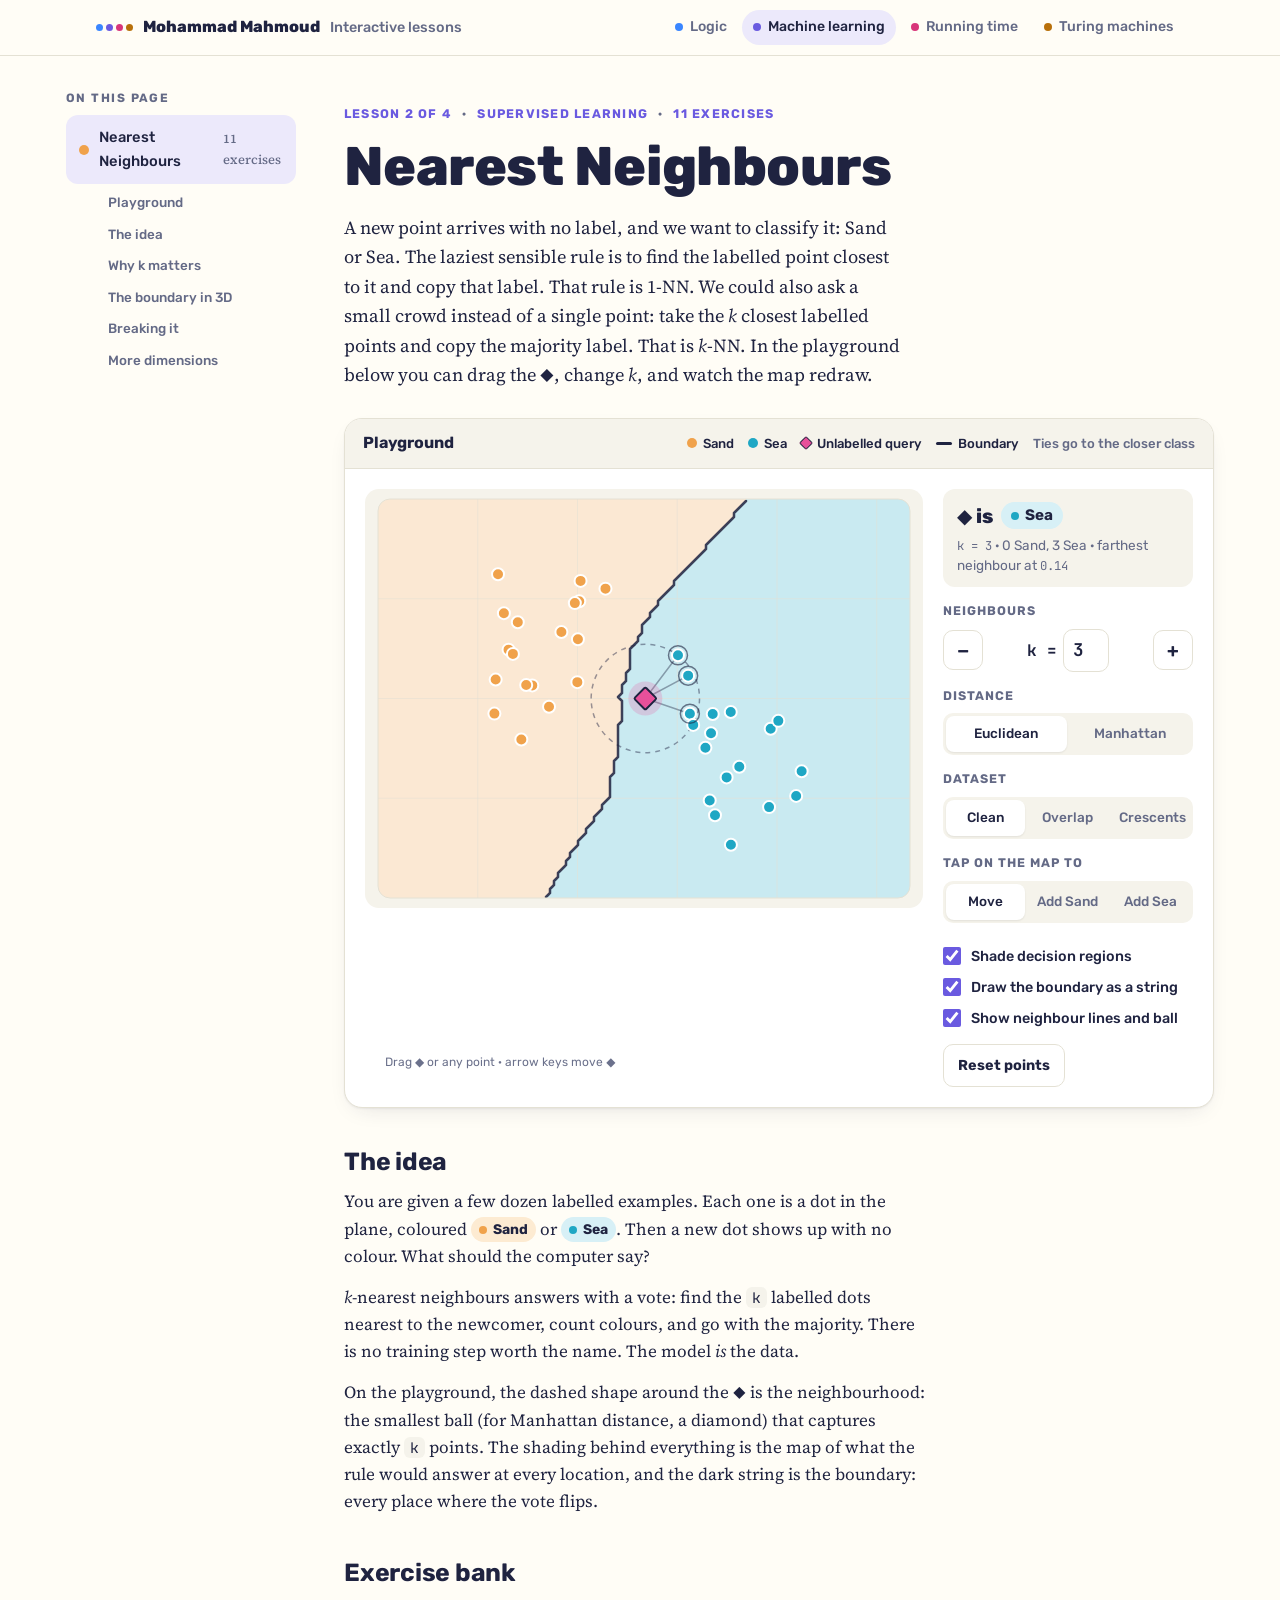
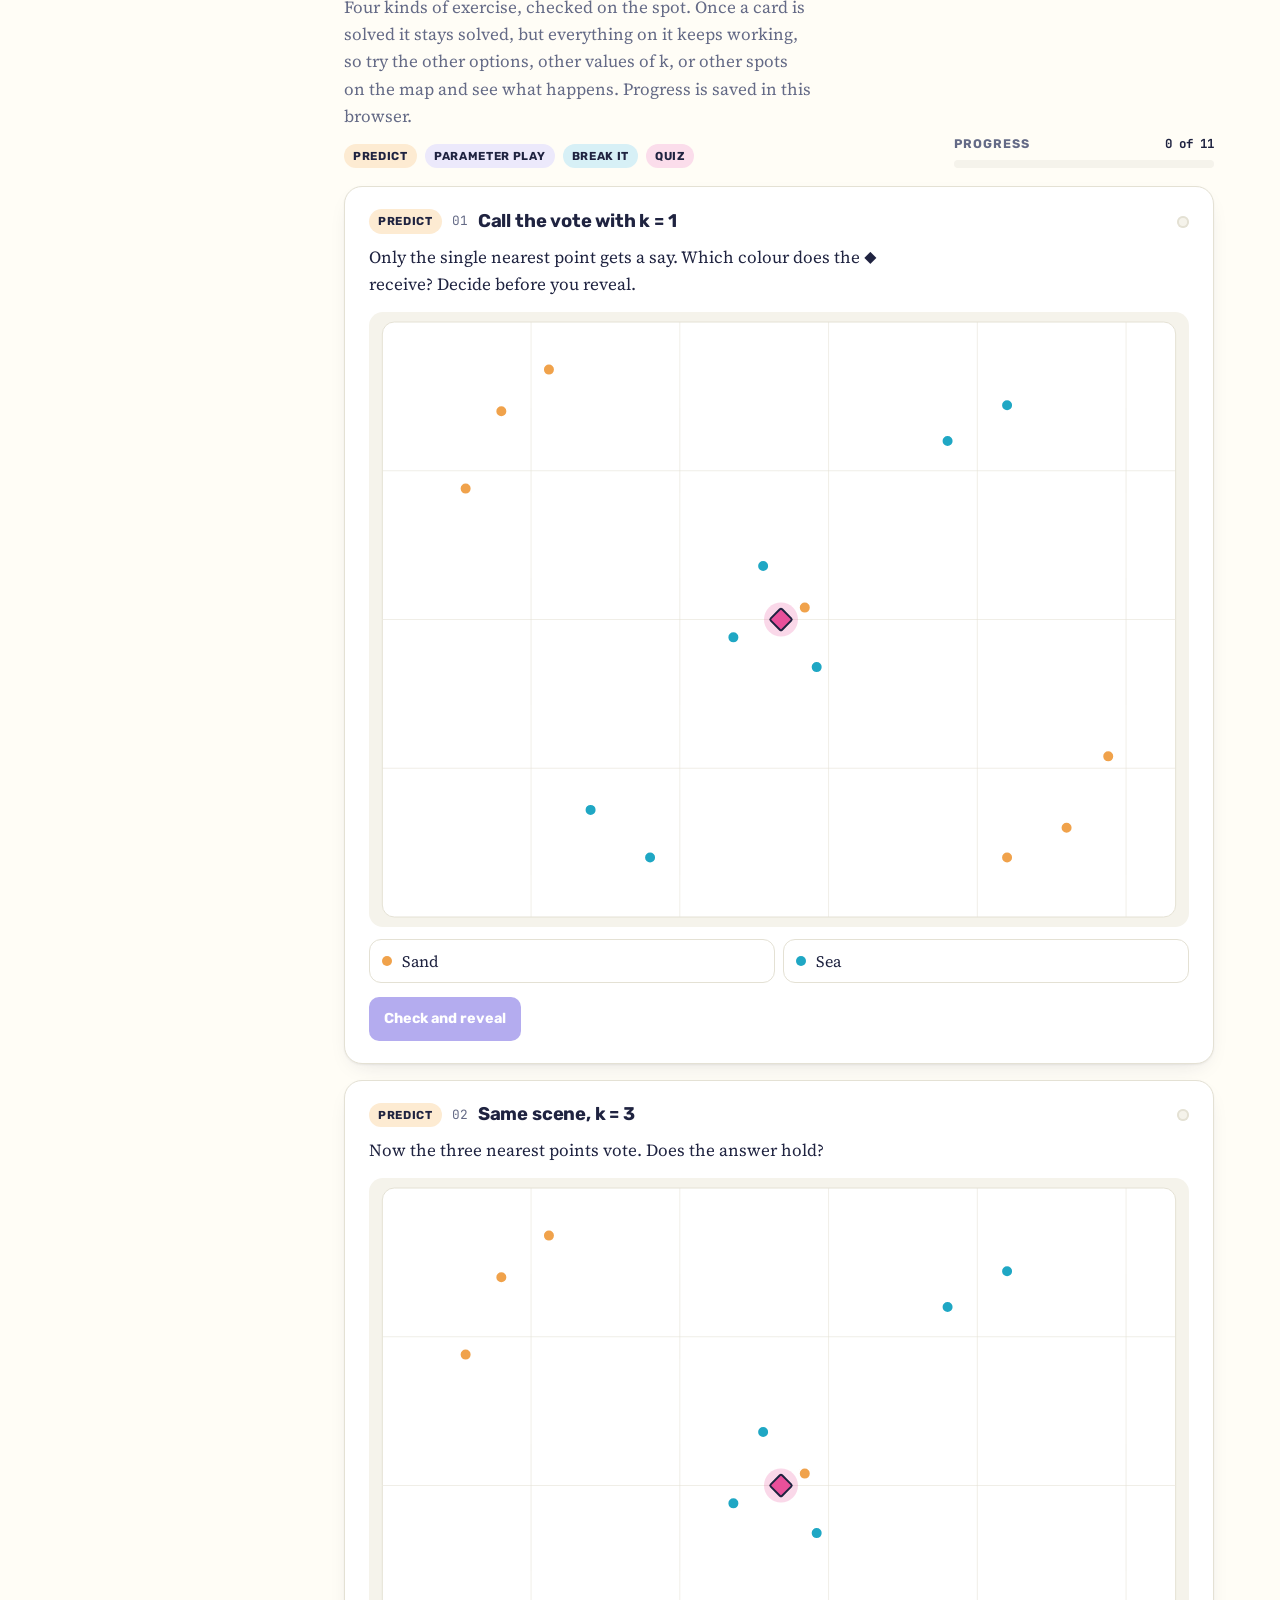
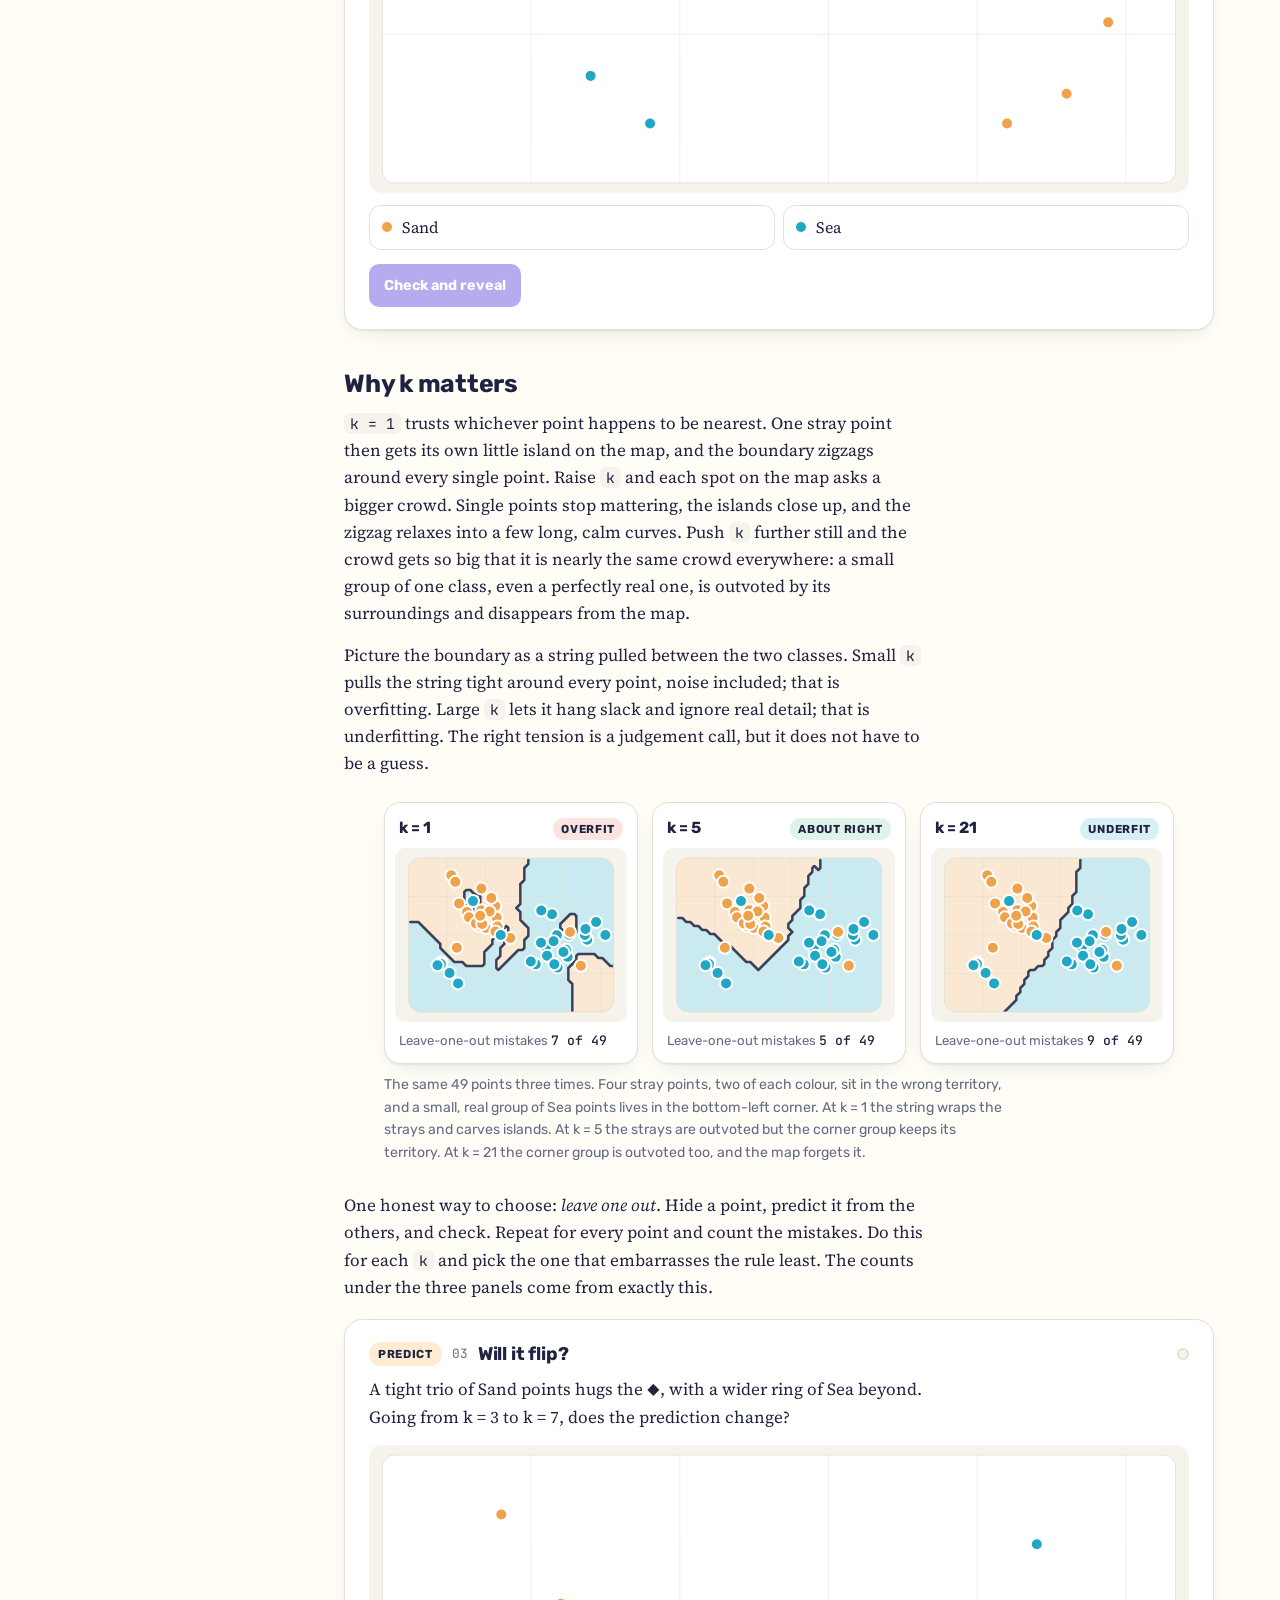
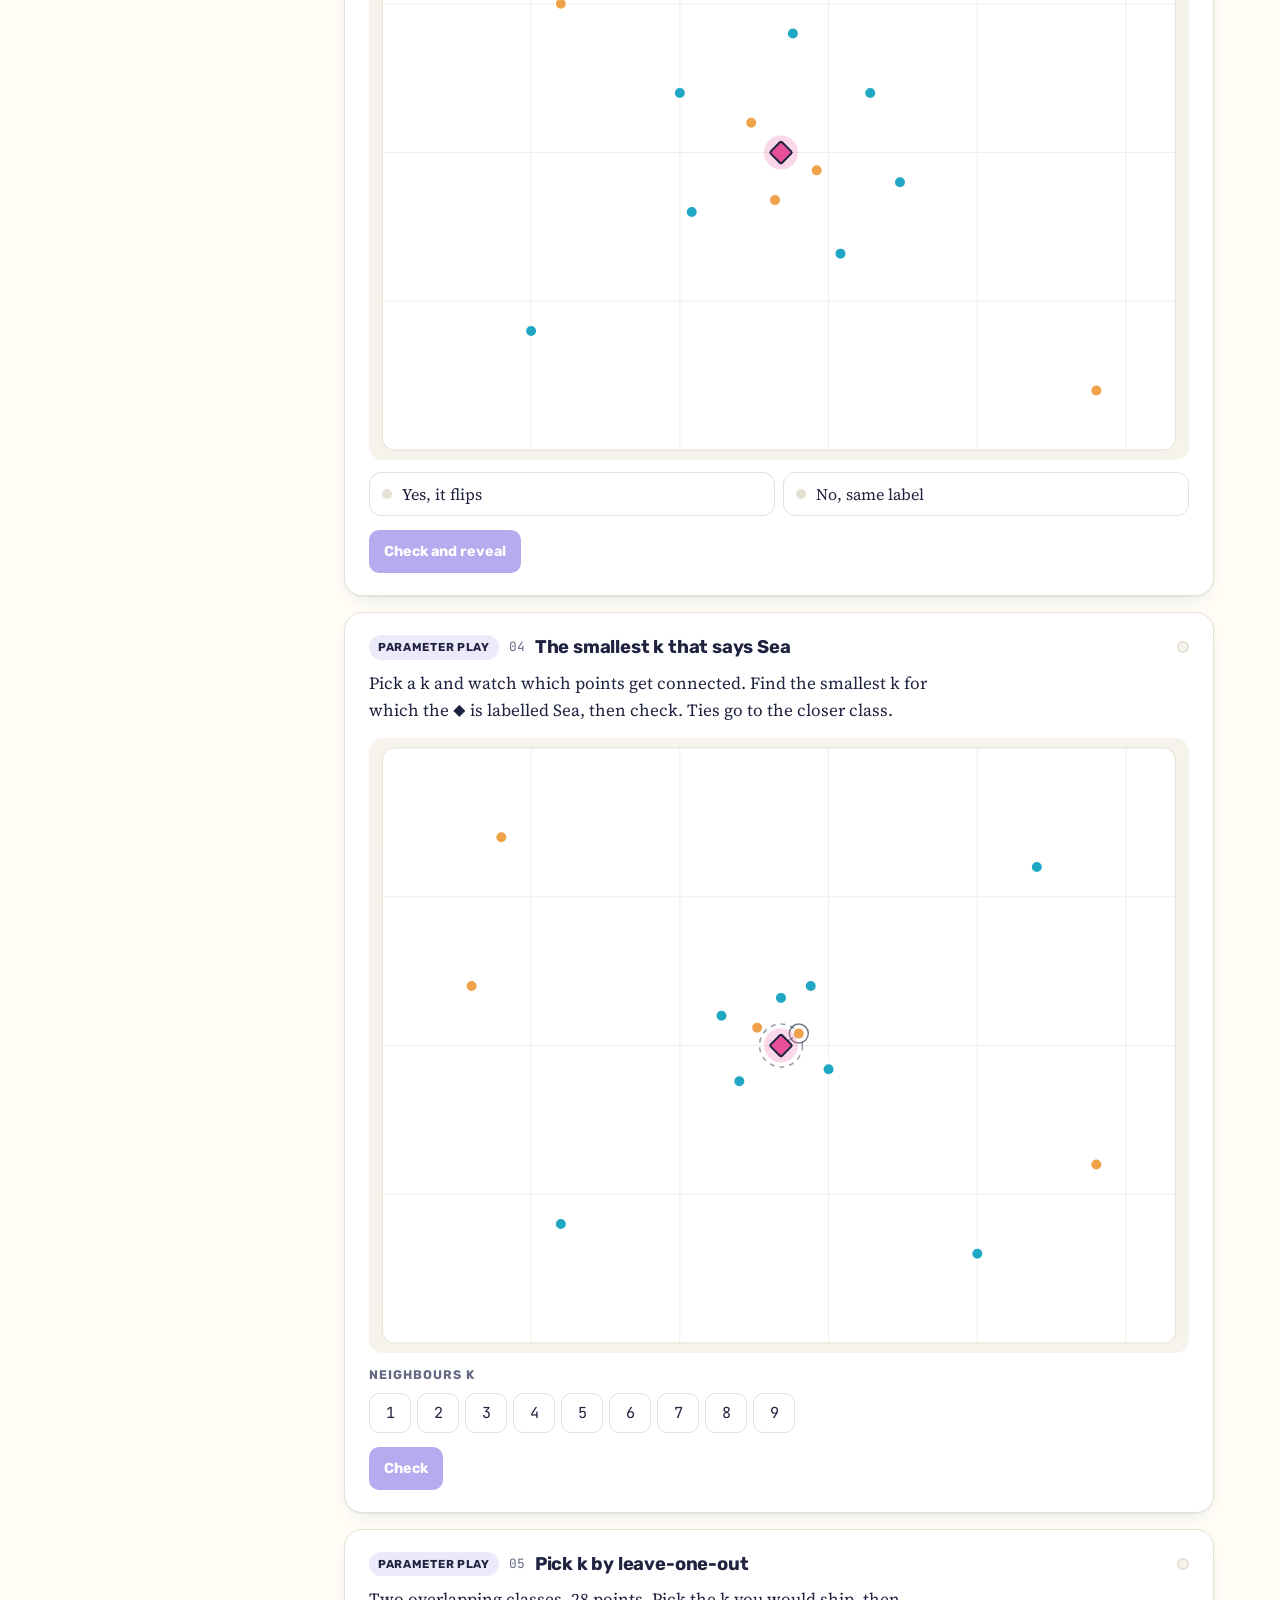
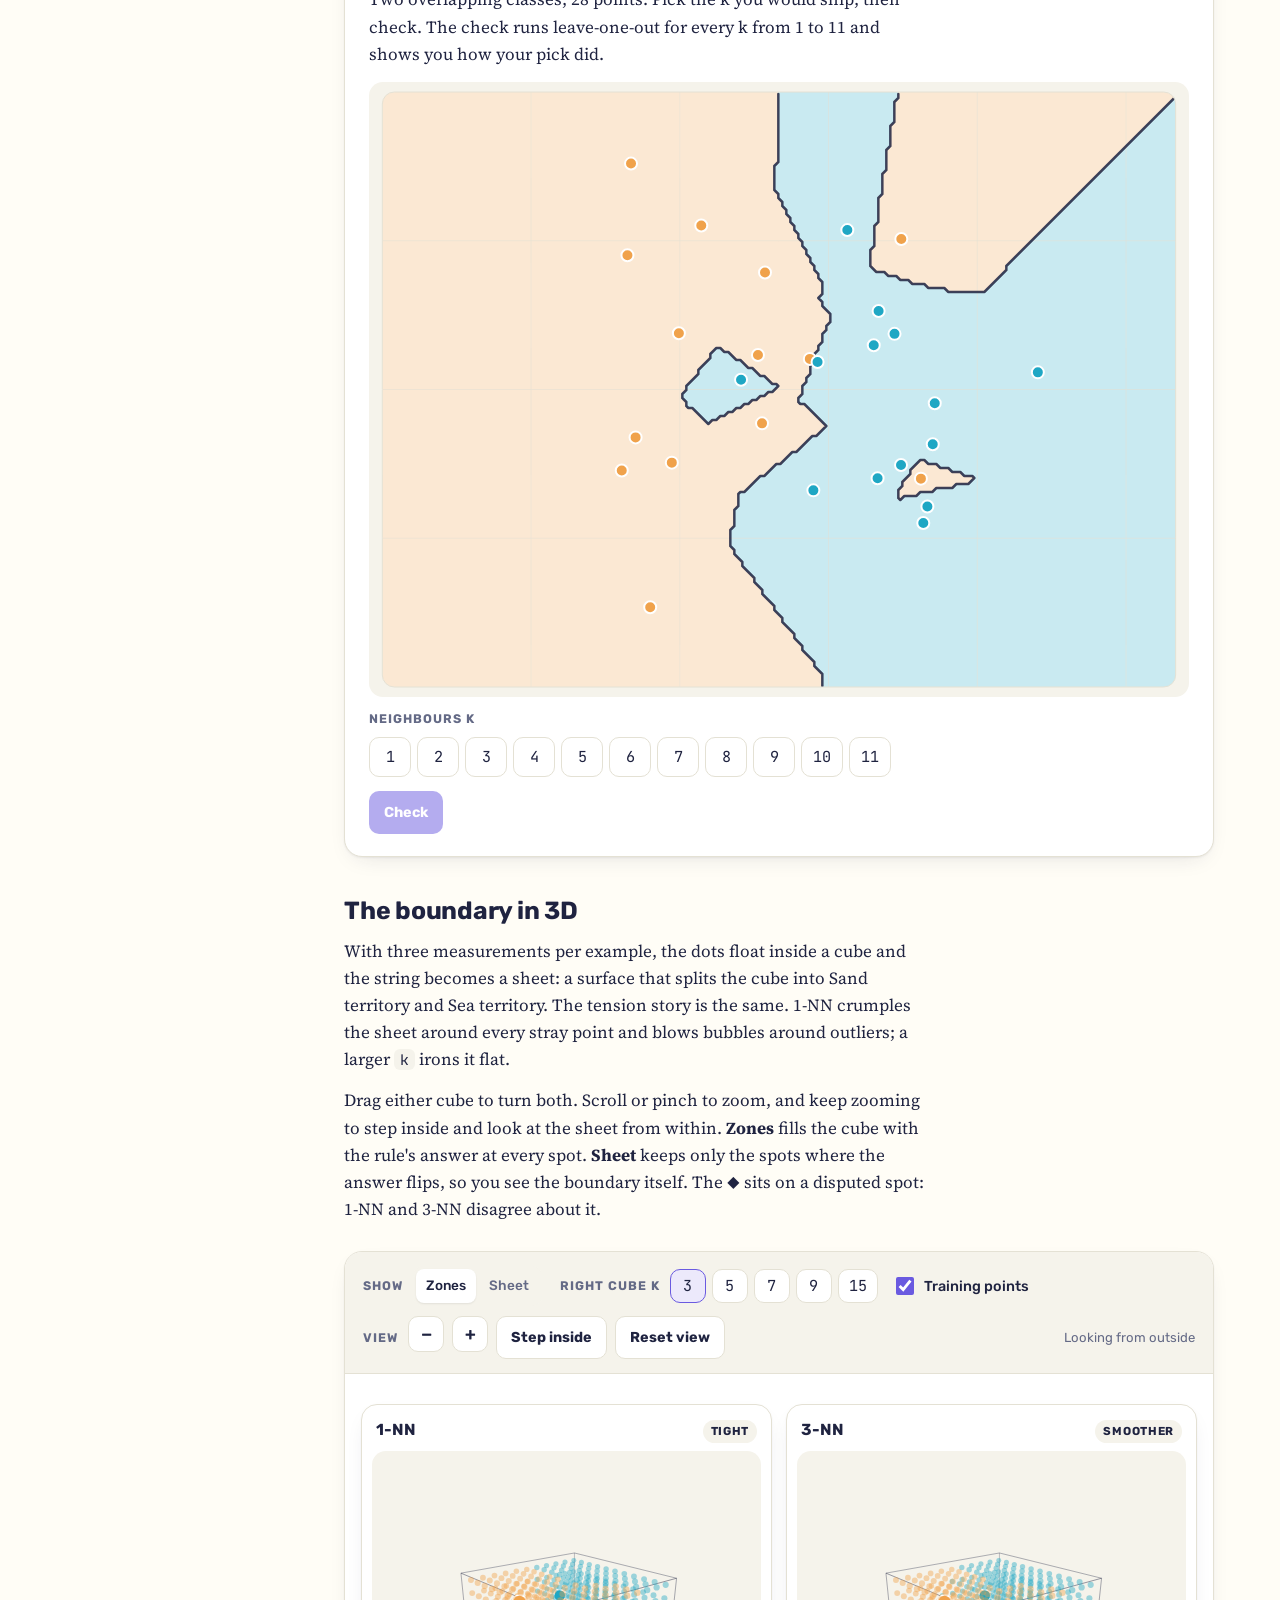
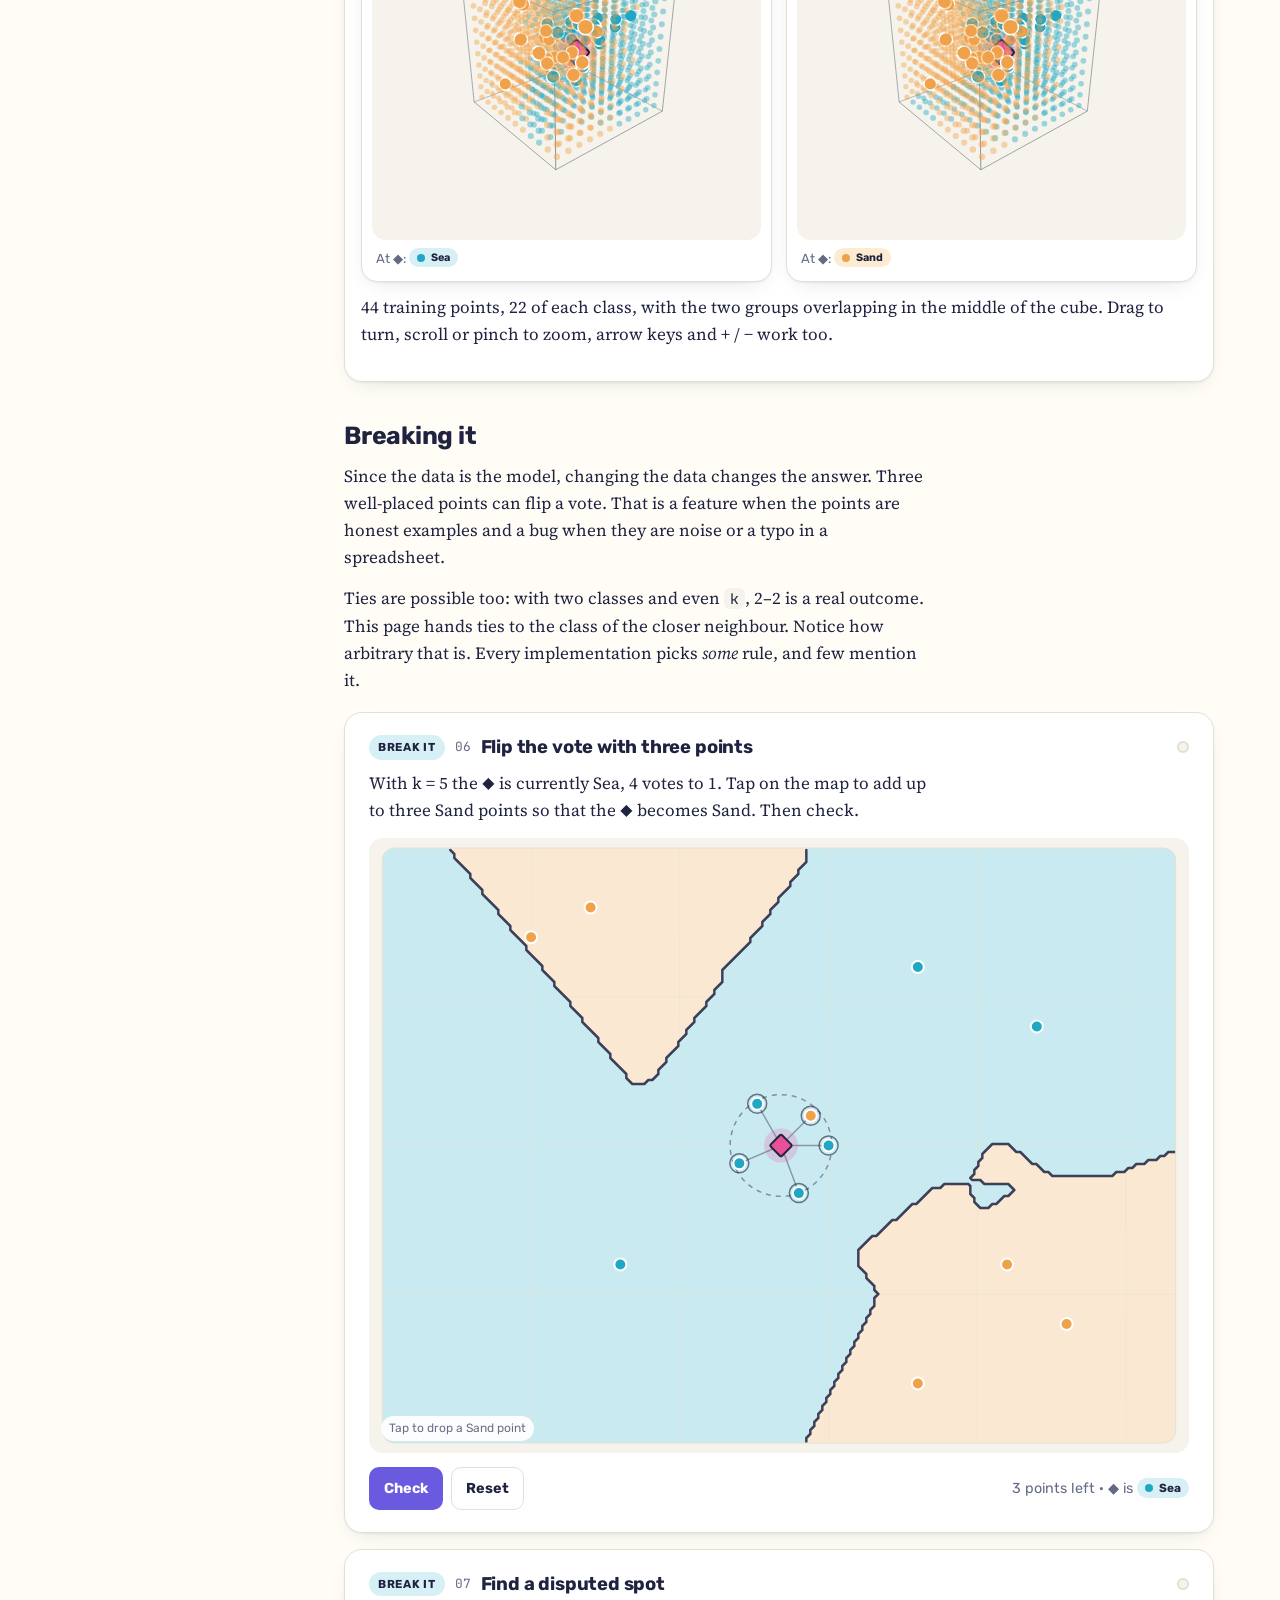
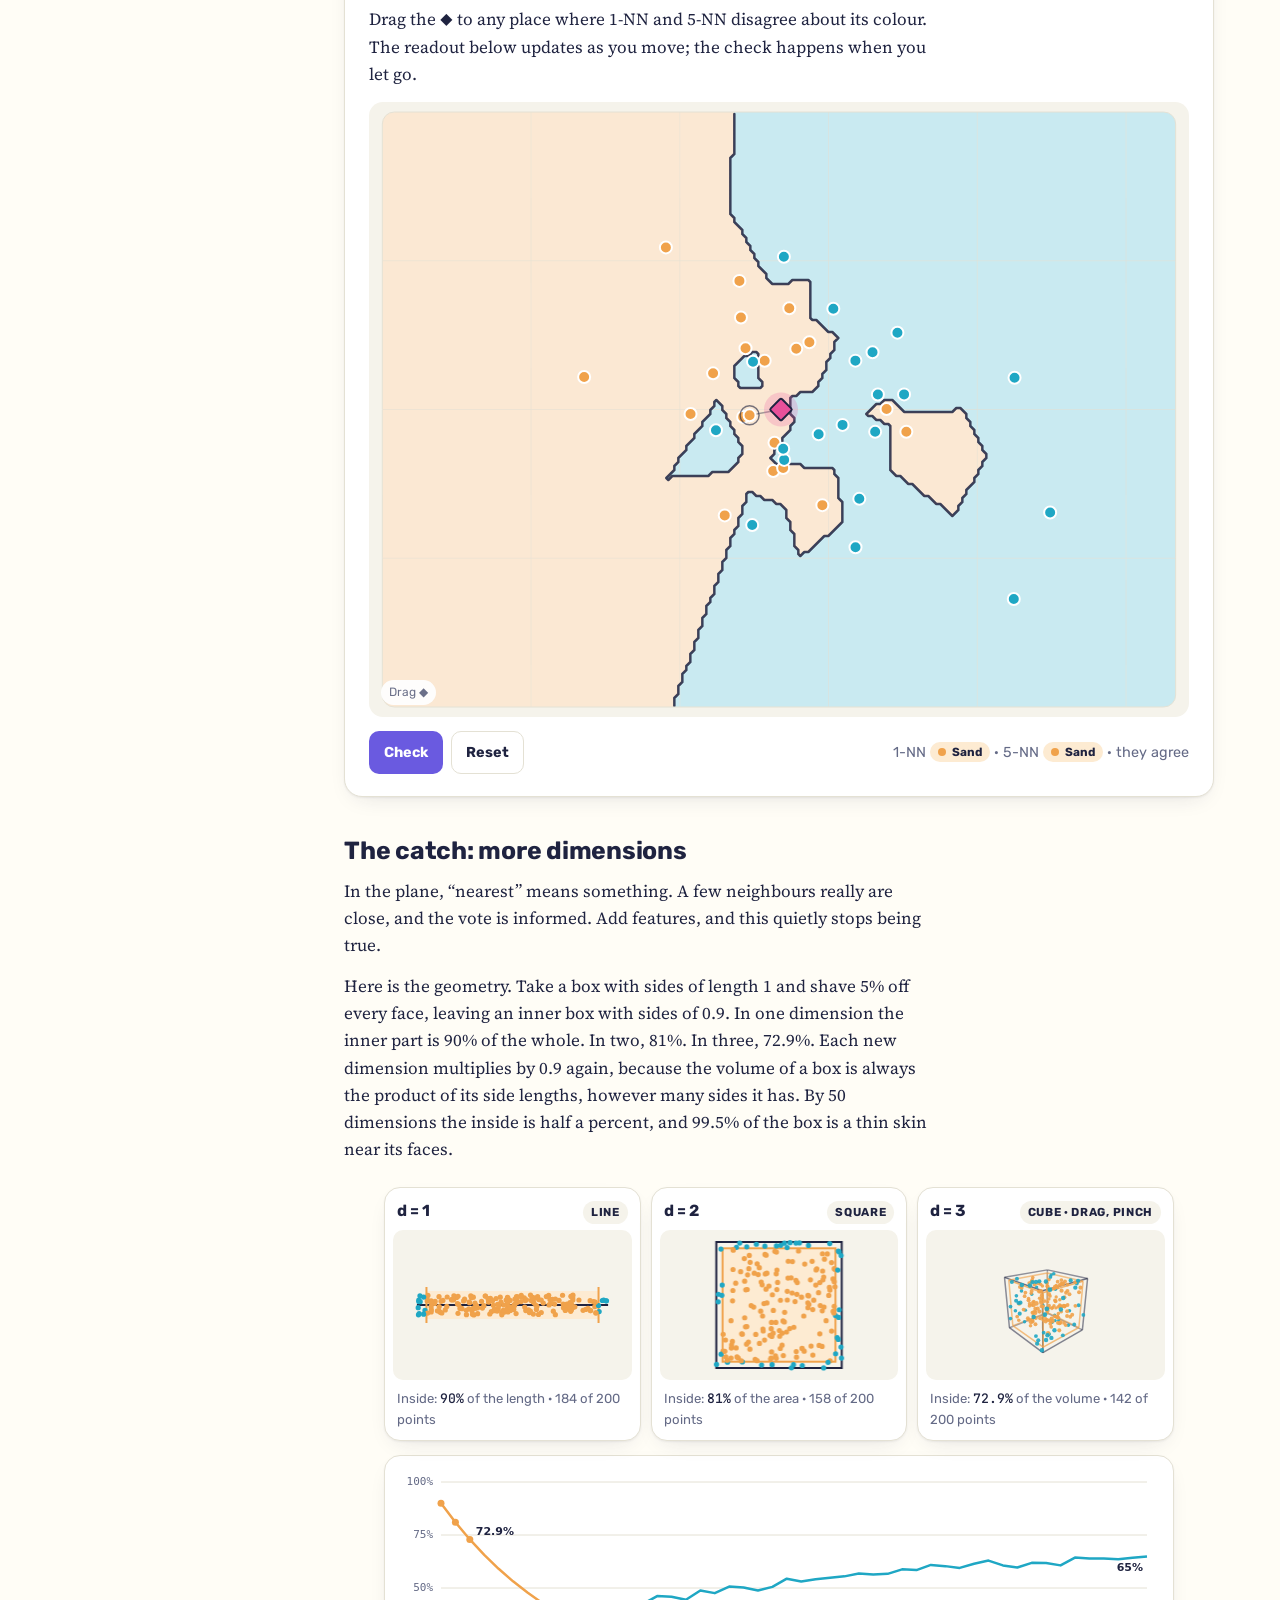
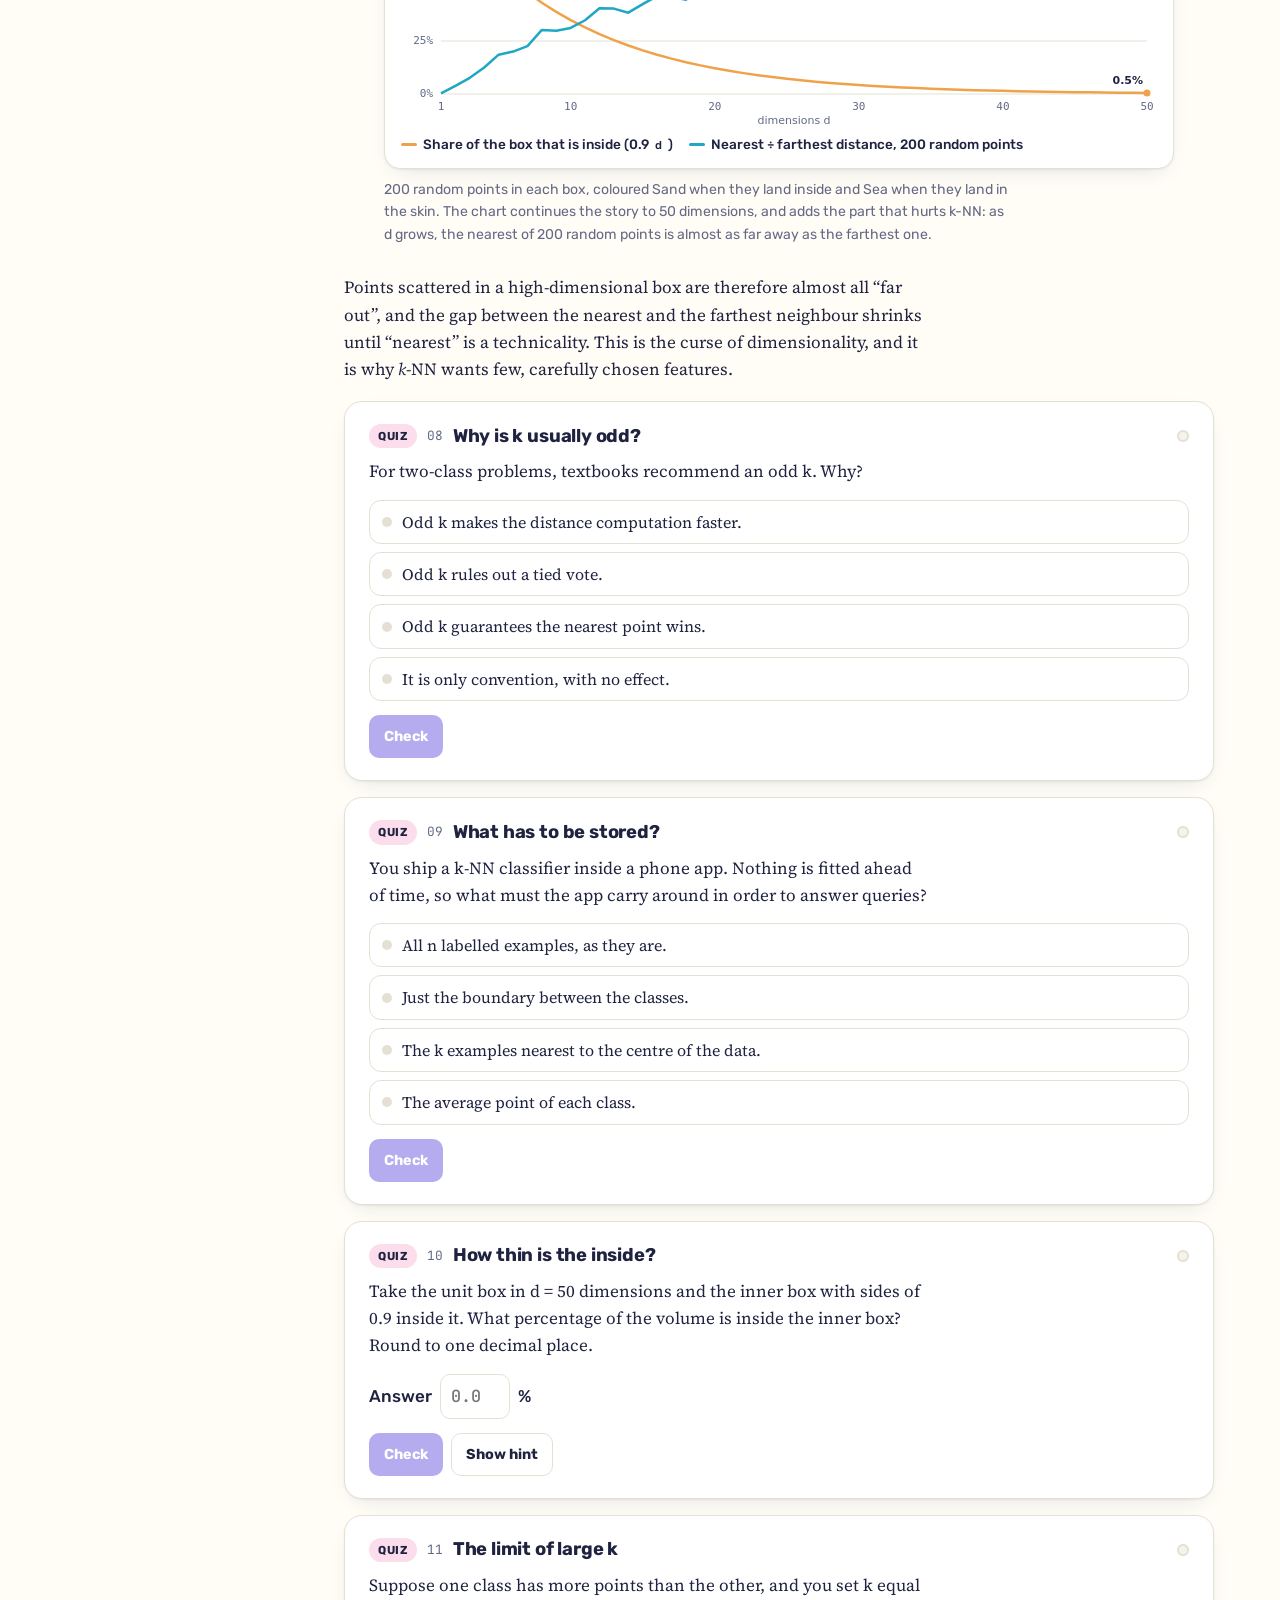
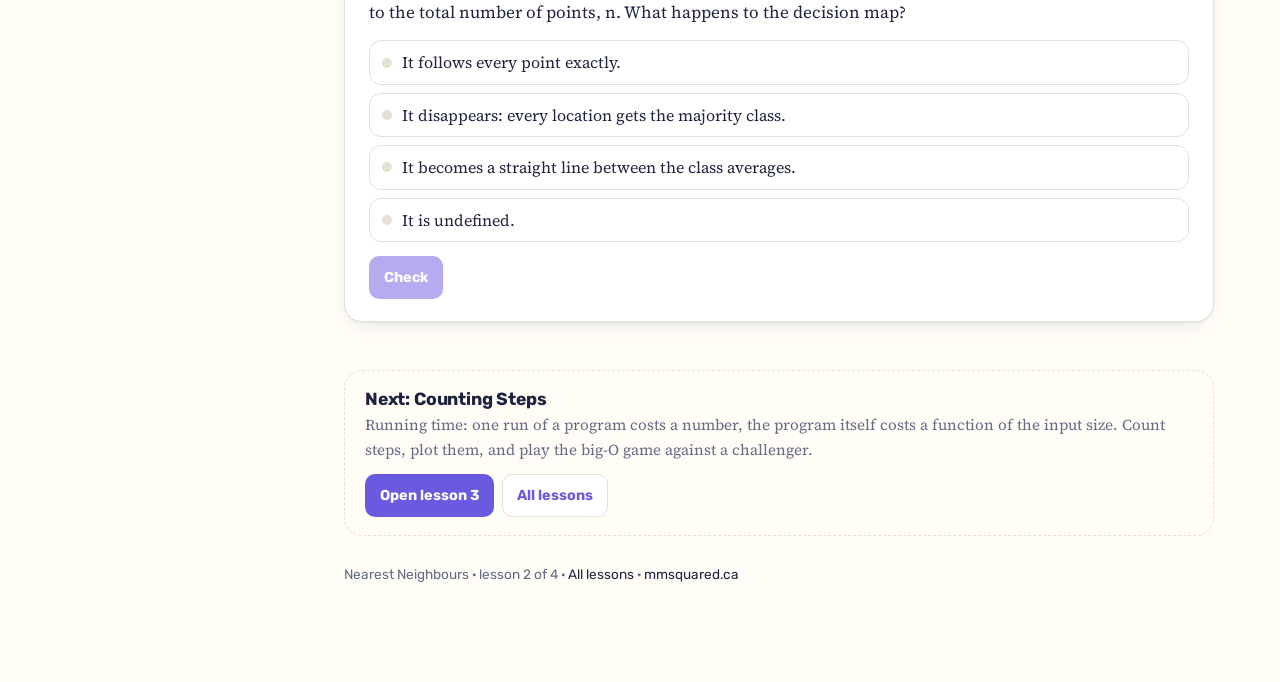
<file: lessons/ml.html>
<!doctype html>
<html lang="en">
<head>
<meta charset="utf-8">
<meta name="viewport" content="width=device-width,initial-scale=1,viewport-fit=cover">
<title>Nearest Neighbours · Machine learning</title>
<meta name="description" content="Drag a query point, change k, and watch the boundary redraw; then step inside a cube and see it become a sheet. 11 exercises, checked on the spot.">
<link rel="preconnect" href="https://fonts.googleapis.com">
<link rel="preconnect" href="https://fonts.gstatic.com" crossorigin>
<link rel="stylesheet" href="https://fonts.googleapis.com/css2?family=Rubik:wght@500;700;800&family=Source+Serif+4:ital,opsz,wght@0,8..60,400;0,8..60,600;1,8..60,400&family=JetBrains+Mono:wght@500&family=STIX+Two+Text:ital,wght@0,400;0,600;1,400;1,500&display=swap">
<style>
[hidden]:not([hidden=until-found i]){display:none!important}
img{max-width:100%}
</style>
<style>
/* Layout: a lesson rail beside a 65ch reading column; the playground, figures and exercise cards break a little wider than the text. */
:root{
  --bg:#FFFDF6; --surface:#FFFFFF; --surface-2:#F5F3EB; --ink:#1F2340; --muted:#646A86; --line:#E4E1D4;
  --accent:#6A5AE0; --accent-ink:#FFFFFF; --accent-soft:#ECE9FB;
  --sand:#F0A24B; --sand-soft:#FDEBD2; --sea:#1FA7C4; --sea-soft:#D7F0F6; --pink:#E8509A; --pink-soft:#FBDDEB;
  --ok:#2E9E6B; --ok-soft:#DFF3E8; --bad:#D9534F; --bad-soft:#FBE3E2;
  --logic:#3A86FF; --turing:#B8700A; --time:#D8367A; --ml:#6A5AE0; --cbar-cur:#ECE9FB;
  --display:'Rubik',system-ui,-apple-system,sans-serif; --body:'Source Serif 4',Georgia,'Times New Roman',serif; --mono:'JetBrains Mono',ui-monospace,SFMono-Regular,Menlo,monospace;
  --radius:14px; --shadow:0 1px 2px rgba(31,35,64,.06),0 8px 24px -12px rgba(31,35,64,.18);
}
@media (prefers-color-scheme:dark){:root:not([data-theme="light"]){
  --bg:#15182B; --surface:#1D2138; --surface-2:#252A48; --ink:#F1F1F8; --muted:#A6AAC6; --line:#30355A;
  --accent:#9C8EFF; --accent-ink:#15182B; --accent-soft:#2B2A58;
  --sand:#F5B261; --sand-soft:#4A3522; --sea:#45C3DE; --sea-soft:#1E3E4A; --pink:#FF7AB8; --pink-soft:#4A2538;
  --ok:#4CC38A; --ok-soft:#1E3A2E; --bad:#F07178; --bad-soft:#4A2630;
  --logic:#6AA3FF; --turing:#F2B544; --time:#FF6FB5; --ml:#9C8EFF; --cbar-cur:#2B2A58;
  --shadow:0 1px 2px rgba(0,0,0,.3),0 8px 24px -12px rgba(0,0,0,.5); color-scheme:dark}}
:root[data-theme="dark"]{
  --bg:#15182B; --surface:#1D2138; --surface-2:#252A48; --ink:#F1F1F8; --muted:#A6AAC6; --line:#30355A;
  --accent:#9C8EFF; --accent-ink:#15182B; --accent-soft:#2B2A58;
  --sand:#F5B261; --sand-soft:#4A3522; --sea:#45C3DE; --sea-soft:#1E3E4A; --pink:#FF7AB8; --pink-soft:#4A2538;
  --ok:#4CC38A; --ok-soft:#1E3A2E; --bad:#F07178; --bad-soft:#4A2630;
  --logic:#6AA3FF; --turing:#F2B544; --time:#FF6FB5; --ml:#9C8EFF; --cbar-cur:#2B2A58;
  --shadow:0 1px 2px rgba(0,0,0,.3),0 8px 24px -12px rgba(0,0,0,.5); color-scheme:dark}

*{box-sizing:border-box}
body{margin:0;background:var(--bg);color:var(--ink);font-family:var(--body);font-size:17px;line-height:1.6;-webkit-font-smoothing:antialiased}
body::before{content:"";position:fixed;inset:0 0 auto;height:env(safe-area-inset-top,0px);z-index:10;background:var(--bg)}
a{color:var(--accent)}
h1,h2,h3,h4{font-family:var(--display);line-height:1.15;margin:0;text-wrap:balance;letter-spacing:-.01em}
button{font:inherit;color:inherit}
:focus-visible{outline:3px solid var(--accent);outline-offset:2px;border-radius:6px}
.mono{font-family:var(--mono);font-size:.9em;font-variant-numeric:tabular-nums}

.topbar{position:sticky;top:env(safe-area-inset-top,0px);z-index:5;background:var(--bg);border-bottom:1px solid var(--line)}
.topbar .in{display:flex;align-items:center;justify-content:space-between;gap:16px;padding-block:12px;padding-left:max(16px,env(safe-area-inset-left,0px));padding-right:max(16px,env(safe-area-inset-right,0px));max-width:1180px;margin:0 auto}
.wordmark{font-family:var(--display);font-weight:800;font-size:1.05rem;display:flex;align-items:center;gap:10px;text-decoration:none;color:var(--ink)}
.wordmark .dots{display:inline-grid;grid-template-columns:repeat(2,8px);gap:3px}
.wordmark .dots i{width:8px;height:8px;border-radius:50%;display:block}
.wordmark .dots i:nth-child(1){background:var(--sand)}.wordmark .dots i:nth-child(2){background:var(--sea)}.wordmark .dots i:nth-child(3){background:var(--accent)}.wordmark .dots i:nth-child(4){background:var(--pink)}
.topbar .site{font-family:var(--display);font-weight:500;font-size:.9rem;color:var(--muted);text-decoration:none}
.topbar .site:hover{color:var(--accent)}

.shell{max-width:1180px;margin:0 auto;padding-block:20px 64px;padding-left:max(16px,env(safe-area-inset-left,0px));padding-right:max(16px,env(safe-area-inset-right,0px));display:grid;grid-template-columns:minmax(0,1fr);gap:28px}
@media (min-width:960px){.shell{grid-template-columns:230px minmax(0,1fr);gap:48px;padding-block:36px 96px}}

/* Lesson rail */
.rail{min-width:0}
.rail h2{font-size:.75rem;text-transform:uppercase;letter-spacing:.12em;color:var(--muted);font-weight:700;margin-bottom:10px}
.rail ol{list-style:none;margin:0;padding:0;display:flex;gap:8px;overflow-x:auto;scrollbar-width:none;padding-bottom:4px}
.rail ol::-webkit-scrollbar{display:none}
.rail li{flex:0 0 auto}
.rail a,.rail span.soon{display:flex;align-items:center;gap:10px;padding:10px 12px;border-radius:12px;text-decoration:none;color:var(--ink);font-family:var(--display);font-weight:500;font-size:.92rem;white-space:nowrap;border:1px solid var(--line);background:var(--surface)}
.rail a[aria-current]{background:var(--accent-soft);border-color:transparent;color:var(--ink)}
.rail span.soon{color:var(--muted);border-style:dashed;background:transparent}
.rail .num{font-family:var(--mono);font-size:.75rem;color:var(--muted);font-variant-numeric:tabular-nums}
.rail .sw{width:10px;height:10px;border-radius:50%;flex:0 0 auto}
.rail small{display:none;font-family:var(--body);color:var(--muted);font-size:.8rem;margin-left:auto}
.rail .sub{display:none;list-style:none;margin:4px 0 8px 0;padding:0 0 0 34px;flex-direction:column;gap:2px}
.rail .sub a{padding:4px 8px;font-size:.84rem;color:var(--muted);background:transparent;border:0}
.rail .sub a:hover{color:var(--ink)}
@media (min-width:960px){
  .rail{position:sticky;top:calc(env(safe-area-inset-top,0px) + 76px);align-self:start}
  .rail ol{flex-direction:column;overflow:visible;gap:6px}
  .rail a,.rail span.soon{white-space:normal;border-color:transparent;background:transparent}
  .rail a:hover{background:var(--surface-2)}
  .rail a[aria-current]{background:var(--accent-soft)}
  .rail small{display:inline}
  .rail .sub{display:flex}
}

/* Lesson */
main{min-width:0}
.eyebrow{font-family:var(--display);font-weight:700;font-size:.78rem;letter-spacing:.1em;text-transform:uppercase;color:var(--accent);display:flex;gap:10px;flex-wrap:wrap}
.eyebrow span+span::before{content:"·";margin-right:10px;color:var(--muted)}
.lesson-head h1{font-size:clamp(2.1rem,6vw,3.4rem);font-weight:800;margin-top:8px}
.lede{font-size:1.15rem;max-width:62ch;margin:14px 0 0;color:var(--ink)}
.lede em{font-style:italic}

.prose{max-width:65ch;margin-top:40px}
.prose h2{font-size:1.55rem;font-weight:700;margin-bottom:12px}
.prose p{margin:0 0 14px}
.prose p:last-child{margin-bottom:0}
.k{font-family:var(--mono);font-size:.86em;background:var(--surface-2);padding:1px 6px;border-radius:6px;font-variant-numeric:tabular-nums}
.pill{display:inline-flex;align-items:center;gap:6px;font-family:var(--display);font-weight:700;font-size:.82em;padding:1px 8px;border-radius:999px;vertical-align:1px}
.pill.sand{background:var(--sand-soft);color:var(--ink)}.pill.sea{background:var(--sea-soft);color:var(--ink)}
.pill i{width:8px;height:8px;border-radius:50%;display:inline-block}
.pill.sand i{background:var(--sand)}.pill.sea i{background:var(--sea)}

/* Playground and other panels */
.bench{margin-top:28px;background:var(--surface);border:1px solid var(--line);border-radius:18px;box-shadow:var(--shadow);overflow:hidden}
.bench-head{display:flex;flex-wrap:wrap;align-items:center;justify-content:space-between;gap:8px 16px;padding:14px 18px;border-bottom:1px solid var(--line);background:var(--surface-2)}
.bench-head h2{font-size:1rem;font-weight:700}
.legend{display:flex;gap:14px;flex-wrap:wrap;font-family:var(--display);font-size:.82rem;color:var(--muted);font-weight:500}
.legend b{display:inline-flex;align-items:center;gap:6px;color:var(--ink);font-weight:500}
.legend i{width:10px;height:10px;border-radius:50%;display:inline-block}
.legend i.sand{background:var(--sand)}.legend i.sea{background:var(--sea)}
.legend i.pink{background:var(--pink);border-radius:2px;transform:rotate(45deg);outline:1.5px solid var(--ink);outline-offset:-1px}
.legend i.string{width:16px;height:3px;border-radius:2px;background:var(--ink)}
.bench-body{display:grid;grid-template-columns:minmax(0,1fr);gap:16px;padding:16px}
@media (min-width:760px){.bench-body{grid-template-columns:minmax(0,1fr) 250px;gap:20px;padding:20px}}
.plot-host{min-width:0;position:relative}
canvas.plot,canvas.plot3d{display:block;width:100%;border-radius:var(--radius);touch-action:none;background:var(--surface-2)}
canvas.plot{cursor:grab}
canvas.plot:active{cursor:grabbing}
canvas.plot3d{cursor:grab}
canvas.plot3d:active{cursor:grabbing}
.plot-hint{position:absolute;left:12px;bottom:12px;font-family:var(--display);font-size:.75rem;color:var(--muted);background:var(--surface);padding:3px 8px;border-radius:999px;pointer-events:none;opacity:.95}

.controls{display:flex;flex-direction:column;gap:14px;min-width:0}
.ctl label,.ctl .lbl{font-family:var(--display);font-weight:700;font-size:.78rem;text-transform:uppercase;letter-spacing:.08em;color:var(--muted);display:flex;justify-content:space-between;align-items:baseline}
.stepper{display:flex;align-items:center;gap:6px;margin-top:8px}
.stepper button{width:40px;height:40px;border:1.5px solid var(--line);background:var(--surface);border-radius:10px;font-family:var(--display);font-weight:700;font-size:1.2rem;cursor:pointer;line-height:1}
.stepper button:hover{background:var(--surface-2)}
.stepper label{flex:1;display:flex;align-items:center;justify-content:center;gap:6px;font-family:var(--mono);font-size:1rem;text-transform:none;letter-spacing:0;color:var(--ink)}
.stepper input{font:inherit;font-family:var(--mono);font-size:1.1rem;width:4.2ch;text-align:center;padding:6px 4px;border:1.5px solid var(--line);border-radius:10px;background:var(--surface);color:var(--ink);font-variant-numeric:tabular-nums}
.stepper input:focus{border-color:var(--accent);outline:none}
.seg{display:flex;background:var(--surface-2);border-radius:10px;padding:3px;gap:3px;margin-top:8px}
.seg button{flex:1;border:0;background:transparent;border-radius:8px;padding:7px 8px;font-family:var(--display);font-weight:500;font-size:.85rem;cursor:pointer;color:var(--muted);min-width:0}
.seg button[aria-pressed="true"]{background:var(--surface);color:var(--ink);box-shadow:0 1px 2px rgba(0,0,0,.08)}
.seg button.sand[aria-pressed="true"]{box-shadow:inset 0 -3px 0 var(--sand),0 1px 2px rgba(0,0,0,.08)}
.seg button.sea[aria-pressed="true"]{box-shadow:inset 0 -3px 0 var(--sea),0 1px 2px rgba(0,0,0,.08)}
.toggles{display:flex;flex-direction:column;gap:8px;margin-top:8px}
.toggle{display:flex;align-items:center;gap:10px;font-family:var(--display);font-size:.9rem;font-weight:500;cursor:pointer}
.toggle input{accent-color:var(--accent);width:18px;height:18px;margin:0}
.readout{background:var(--surface-2);border-radius:12px;padding:12px 14px;font-family:var(--display);font-size:.95rem;line-height:1.5}
.readout .verdict{font-size:1.25rem;font-weight:800;display:flex;align-items:center;gap:8px;flex-wrap:wrap}
.readout .verdict .pill{font-size:.95rem;padding:2px 10px}
.readout .sub{color:var(--muted);font-size:.85rem;margin-top:4px}
.btn{border:1px solid var(--line);background:var(--surface);border-radius:10px;padding:9px 14px;font-family:var(--display);font-weight:700;font-size:.9rem;cursor:pointer;display:inline-flex;align-items:center;gap:8px}
.btn:hover{background:var(--surface-2)}
.btn.primary{background:var(--accent);color:var(--accent-ink);border-color:transparent}
.btn.primary:hover{filter:brightness(1.06);background:var(--accent)}
.btn[disabled]{opacity:.5;cursor:default}
.btn.sq{width:36px;height:36px;padding:0;justify-content:center;font-size:1.1rem}
.btn-row{display:flex;gap:8px;flex-wrap:wrap}
.kpick{display:flex;flex-wrap:wrap;gap:6px;margin-top:8px}
.kpick button{min-width:42px;height:40px;padding:0 10px;border:1.5px solid var(--line);background:var(--surface);border-radius:10px;font-family:var(--mono);font-size:.95rem;cursor:pointer;font-variant-numeric:tabular-nums}
.kpick button:hover{background:var(--surface-2)}
.kpick button[aria-pressed="true"]{border-color:var(--accent);background:var(--accent-soft)}

/* Figures */
.figure{margin-top:24px;max-width:56rem}
.figure .cap{font-family:var(--display);font-size:.88rem;color:var(--muted);margin-top:10px;max-width:70ch}
.fig3{display:grid;grid-template-columns:minmax(0,1fr);gap:14px}
@media (min-width:700px){.fig3{grid-template-columns:repeat(3,minmax(0,1fr))}}
.panel{min-width:0;background:var(--surface);border:1px solid var(--line);border-radius:16px;padding:10px;box-shadow:var(--shadow)}
.panel .plot-host canvas.plot{cursor:default;border-radius:10px}
.panel .ph{display:flex;align-items:baseline;justify-content:space-between;gap:8px;font-family:var(--display);padding:2px 4px 8px}
.panel .ph b{font-size:1rem}
.panel .ph .tag{font-size:.72rem;font-weight:700;letter-spacing:.06em;text-transform:uppercase;padding:2px 8px;border-radius:999px;background:var(--surface-2)}
.panel .ph .tag.over{background:var(--bad-soft)}.panel .ph .tag.right{background:var(--ok-soft)}.panel .ph .tag.under{background:var(--sea-soft)}
.panel .pf{font-family:var(--display);font-size:.82rem;color:var(--muted);padding:8px 4px 2px;display:flex;justify-content:space-between;gap:8px;flex-wrap:wrap}
.panel .pf b{color:var(--ink);font-weight:500;font-family:var(--mono);font-size:.82rem;font-variant-numeric:tabular-nums}
.cubes{display:grid;grid-template-columns:minmax(0,1fr);gap:14px;margin-top:14px}
@media (min-width:700px){.cubes{grid-template-columns:repeat(2,minmax(0,1fr))}}
.cubebar{display:flex;flex-wrap:wrap;gap:10px 18px;align-items:center;padding:14px 18px;border-bottom:1px solid var(--line);background:var(--surface-2)}
.cubebar .ctl{display:flex;align-items:center;gap:10px;flex-wrap:wrap}
.cubebar .ctl .lbl{margin:0}
.cubebar .seg,.cubebar .kpick,.cubebar .toggle,.cubebar .btn-row{margin-top:0}
.cubebar .kpick button{height:34px;min-width:36px}
.cubebar .seg button{padding:6px 10px}
.cubebar .where{font-family:var(--display);font-size:.82rem;color:var(--muted);margin-left:auto}
.cube-wrap{padding:16px}
.cube-wrap .cap{margin-top:12px}
.dims{display:grid;grid-template-columns:repeat(3,minmax(0,1fr));gap:10px}
.dims .panel{padding:8px}
.dims .ph{padding:2px 4px 6px}
.dims canvas{display:block;width:100%;border-radius:10px;background:var(--surface-2)}
.dims .pf{display:block;padding:8px 4px 2px}
@media (max-width:520px){.dims{grid-template-columns:1fr}.dims .panel{display:grid;grid-template-columns:96px minmax(0,1fr);gap:8px 12px;align-items:center}.dims .ph{grid-column:1/-1}.dims .pf{grid-column:2}}
.chart-host{margin-top:14px;background:var(--surface);border:1px solid var(--line);border-radius:16px;padding:12px;box-shadow:var(--shadow)}
.chart-host canvas{display:block;width:100%}
.chart-legend{display:flex;gap:16px;flex-wrap:wrap;font-family:var(--display);font-size:.85rem;color:var(--muted);padding:6px 4px 0}
.chart-legend b{display:inline-flex;align-items:center;gap:6px;color:var(--ink);font-weight:500}
.chart-legend i{width:16px;height:3px;border-radius:2px;display:inline-block}
.chart-legend i.sand{background:var(--sand)}.chart-legend i.sea{background:var(--sea)}

/* Exercise bank */
.bank-head{margin-top:44px;display:flex;flex-wrap:wrap;align-items:end;justify-content:space-between;gap:12px 24px;max-width:56rem}
.bank-head h2{font-size:1.55rem}
.bank-head p{margin:6px 0 0;color:var(--muted);max-width:52ch}
.progress{min-width:min(100%,260px)}
.progress .lbl{font-family:var(--display);font-weight:700;font-size:.78rem;text-transform:uppercase;letter-spacing:.08em;color:var(--muted);display:flex;justify-content:space-between}
.progress .lbl output{font-family:var(--mono);color:var(--ink);text-transform:none;letter-spacing:0;font-variant-numeric:tabular-nums}
.progress .bar{height:8px;border-radius:999px;background:var(--surface-2);margin-top:6px;overflow:hidden}
.progress .bar i{display:block;height:100%;width:0;background:linear-gradient(90deg,var(--sand),var(--pink),var(--sea));border-radius:999px;transition:width .4s ease}
.types{display:flex;gap:8px;flex-wrap:wrap;margin-top:14px}
.chip{font-family:var(--display);font-weight:700;font-size:.72rem;letter-spacing:.06em;text-transform:uppercase;padding:3px 9px;border-radius:999px;background:var(--surface-2);color:var(--ink);white-space:nowrap}
.chip.predict{background:var(--sand-soft)}.chip.play{background:var(--accent-soft)}.chip.break{background:var(--sea-soft)}.chip.quiz{background:var(--pink-soft)}

.exlist{display:flex;flex-direction:column;gap:16px;max-width:56rem;margin-top:18px}
.ex{background:var(--surface);border:1px solid var(--line);border-radius:18px;padding:18px;box-shadow:var(--shadow)}
@media (min-width:760px){.ex{padding:22px 24px}}
.ex-head{display:flex;align-items:center;gap:10px;flex-wrap:wrap}
.ex-head .n{font-family:var(--mono);font-size:.8rem;color:var(--muted);font-variant-numeric:tabular-nums}
.ex-head h3{font-size:1.15rem;font-weight:700;flex:1 1 auto;min-width:0}
.status{width:12px;height:12px;border-radius:50%;background:var(--surface-2);box-shadow:inset 0 0 0 2px var(--line);flex:0 0 auto}
.ex[data-state="ok"] .status{background:var(--ok);box-shadow:none}
.ex[data-state="retry"] .status{background:var(--bad-soft);box-shadow:inset 0 0 0 2px var(--bad)}
.ex[data-state="ok"]{border-color:color-mix(in srgb,var(--ok) 45%,var(--line))}
.ex .prompt{margin:10px 0 0;max-width:62ch}
.ex-body{margin-top:14px;display:grid;gap:12px}
.ex .plot-host canvas.plot{cursor:default}
.ex .plot-host.live canvas.plot{cursor:grab}
.ex .plot-host.live canvas.plot:active{cursor:grabbing}
.opts{display:grid;gap:8px;grid-template-columns:1fr}
@media (min-width:560px){.opts.two{grid-template-columns:1fr 1fr}}
.opt{display:flex;align-items:center;gap:10px;text-align:left;border:1.5px solid var(--line);background:var(--surface);border-radius:12px;padding:10px 12px;cursor:pointer;font-family:var(--body);font-size:1rem;line-height:1.4}
.opt:hover{background:var(--surface-2)}
.opt[aria-checked="true"]{border-color:var(--accent);background:var(--accent-soft)}
.opt.correct{border-color:var(--ok);background:var(--ok-soft)}
.opt.wrong{border-color:var(--bad);background:var(--bad-soft)}
.opt .dot{width:10px;height:10px;border-radius:50%;flex:0 0 auto;background:var(--line)}
.opt .dot.sand{background:var(--sand)}.opt .dot.sea{background:var(--sea)}
.numin{display:flex;align-items:center;gap:8px;font-family:var(--display);font-weight:500}
.numin input{font:inherit;font-family:var(--mono);font-size:1.05rem;width:7ch;padding:8px 10px;border:1.5px solid var(--line);border-radius:10px;background:var(--surface);color:var(--ink)}
.numin input:focus{border-color:var(--accent);outline:none}
.ex-actions{display:flex;gap:8px;flex-wrap:wrap;margin-top:14px;align-items:center}
.ex-actions .live{font-family:var(--display);font-size:.9rem;color:var(--muted);margin-left:auto}
.hintbox{margin-top:12px;padding:10px 14px;border-radius:12px;background:var(--accent-soft);font-size:.95rem;line-height:1.5}
.hintbox b{font-family:var(--display)}
.feedback{margin-top:14px;padding:12px 14px;border-radius:12px;background:var(--surface-2);font-size:.98rem;line-height:1.5;border-left:3px solid var(--line)}
.feedback.ok{border-left-color:var(--ok);background:var(--ok-soft)}
.feedback.bad{border-left-color:var(--bad);background:var(--bad-soft)}
.feedback b{font-family:var(--display)}
.feedback .again{display:block;margin-top:6px;font-family:var(--display);font-size:.85rem;color:var(--muted)}
.loo{display:grid;gap:6px;margin-top:10px}
.loo .bars{display:grid;grid-template-columns:repeat(11,minmax(0,1fr));gap:4px;align-items:end;height:110px;padding-top:20px}
.loo .bar{background:var(--line);border-radius:4px 4px 0 0;position:relative;min-height:4px}
.loo .bar.min{background:var(--ok)}
.loo .bar.you{outline:3px solid var(--accent);outline-offset:1px}
.loo .bar b{position:absolute;top:-20px;left:50%;transform:translateX(-50%);font-family:var(--mono);font-size:.72rem;font-weight:500;color:var(--muted)}
.loo .axis{display:grid;grid-template-columns:repeat(11,minmax(0,1fr));gap:4px;font-family:var(--mono);font-size:.72rem;color:var(--muted);text-align:center}
.loo .cap{font-family:var(--display);font-size:.82rem;color:var(--muted)}

.next{margin-top:48px;max-width:56rem;border:1px dashed var(--line);border-radius:18px;padding:18px 20px;display:flex;flex-wrap:wrap;justify-content:space-between;align-items:center;gap:12px}
.next h2{font-size:1.1rem}
.next p{margin:4px 0 0;color:var(--muted);font-size:.95rem}
footer.colophon{margin-top:28px;color:var(--muted);font-size:.85rem;font-family:var(--display)}
@media (prefers-reduced-motion:reduce){*{transition:none!important;animation:none!important}}
/* Collection bar — identical on every page of the collection */
.cbar{position:sticky;top:0;z-index:30;background:var(--bg);border-bottom:1px solid var(--line)}
.cbar .in{max-width:1120px;margin:0 auto;padding:10px max(16px,env(safe-area-inset-left,0px)) 10px max(16px,env(safe-area-inset-right,0px));display:flex;align-items:center;justify-content:space-between;gap:16px}
.cbar .mark{display:flex;align-items:center;gap:10px;text-decoration:none;font-family:var(--display);font-weight:800;font-size:1rem;white-space:nowrap;color:var(--ink)}
.cbar .mark .dots{display:inline-grid;grid-template-columns:repeat(4,7px);gap:3px}
.cbar .mark .dots i{width:7px;height:7px;border-radius:50%;display:block}
.cbar .mark .dots i:nth-child(1){background:var(--logic)}.cbar .mark .dots i:nth-child(2){background:var(--ml)}.cbar .mark .dots i:nth-child(3){background:var(--time)}.cbar .mark .dots i:nth-child(4){background:var(--turing)}
.cbar .mark small{font-weight:500;color:var(--muted);font-size:.9rem}
.cbar nav{display:flex;gap:4px;overflow-x:auto;scrollbar-width:none;min-width:0}
.cbar nav::-webkit-scrollbar{display:none}
.cbar nav a{display:flex;align-items:center;gap:7px;padding:6px 11px;border-radius:999px;text-decoration:none;color:var(--muted);font-family:var(--display);font-weight:500;font-size:.88rem;white-space:nowrap}
.cbar nav a i{width:8px;height:8px;border-radius:50%;flex:0 0 auto}
.cbar nav a:hover{color:var(--ink);background:var(--soft,var(--surface-2))}
.cbar nav a[aria-current]{background:var(--cbar-cur);color:var(--ink)}
@media (max-width:720px){.cbar .mark span.name{display:none}.cbar .mark small{display:none}}
.nextl{margin-top:40px;border:1px dashed var(--line);border-radius:18px;padding:18px 20px;display:flex;flex-wrap:wrap;justify-content:space-between;align-items:center;gap:12px}
.nextl h2{font-size:1.1rem;margin:0}
.nextl p{margin:4px 0 0;color:var(--muted);font-size:.95rem}
a.btn{text-decoration:none}

html{scroll-padding-top:72px}
</style>
</head>
<body>

<div class="cbar"><div class="in">
  <a class="mark" href="index.html"><span class="dots" aria-hidden="true"><i></i><i></i><i></i><i></i></span><span class="name">Mohammad Mahmoud</span> <small>Interactive lessons</small></a>
  <nav aria-label="Lessons">
    <a href="logic.html"><i style="background:var(--logic)"></i>Logic</a>
    <a href="ml.html" aria-current="page"><i style="background:var(--ml)"></i>Machine learning</a>
    <a href="running-time.html"><i style="background:var(--time)"></i>Running time</a>
    <a href="turing.html"><i style="background:var(--turing)"></i>Turing machines</a>
  </nav>
</div></div>

<div class="shell" id="top">
<nav class="rail" aria-label="On this page">
  <h2>On this page</h2>
  <ol>
    <li><a href="#top" aria-current="page"><span class="sw" style="background:var(--sand)"></span>Nearest Neighbours <small>11 exercises</small></a>
      <ol class="sub"><li><a href="#playground">Playground</a></li><li><a href="#idea">The idea</a></li><li><a href="#whyk">Why k matters</a></li><li><a href="#sheet">The boundary in 3D</a></li><li><a href="#break">Breaking it</a></li><li><a href="#curse">More dimensions</a></li></ol></li>
  </ol>
</nav>

<main>
<header class="lesson-head">
  <p class="eyebrow"><span>Lesson 2 of 4</span><span>Supervised learning</span><span>11 exercises</span></p>
  <h1>Nearest Neighbours</h1>
  <p class="lede">A new point arrives with no label, and we want to classify it: Sand or Sea. The laziest sensible rule is to find the labelled point closest to it and copy that label. That rule is 1-NN. We could also ask a small crowd instead of a single point: take the <em>k</em> closest labelled points and copy the majority label. That is <em>k</em>-NN. In the playground below you can drag the ◆, change <em>k</em>, and watch the map redraw.</p>
</header>

<section class="bench" id="playground" aria-label="k-NN playground">
  <div class="bench-head">
    <h2>Playground</h2>
    <div class="legend"><b><i class="sand"></i>Sand</b><b><i class="sea"></i>Sea</b><b><i class="pink"></i>Unlabelled query</b><b><i class="string"></i>Boundary</b><span>Ties go to the closer class</span></div>
  </div>
  <div class="bench-body">
    <div class="plot-host" id="benchHost"><span class="plot-hint" id="benchHint">Drag ◆ or any point · arrow keys move ◆</span></div>
    <div class="controls">
      <div class="readout" id="benchReadout" aria-live="polite"></div>
      <div class="ctl"><span class="lbl">Neighbours</span><div class="stepper"><button type="button" id="kMinus" aria-label="Decrease k">−</button><label for="benchK">k =<input type="number" id="benchK" min="1" max="25" value="3" inputmode="numeric"></label><button type="button" id="kPlus" aria-label="Increase k">+</button></div></div>
      <div class="ctl"><span class="lbl">Distance</span><div class="seg" role="group" aria-label="Distance metric"><button type="button" id="metricL2" aria-pressed="true">Euclidean</button><button type="button" id="metricL1" aria-pressed="false">Manhattan</button></div></div>
      <div class="ctl"><span class="lbl">Dataset</span><div class="seg" role="group" aria-label="Dataset"><button type="button" data-ds="clean" aria-pressed="true">Clean</button><button type="button" data-ds="overlap" aria-pressed="false">Overlap</button><button type="button" data-ds="moons" aria-pressed="false">Crescents</button></div></div>
      <div class="ctl"><span class="lbl">Tap on the map to</span><div class="seg" role="group" aria-label="Tap mode"><button type="button" data-mode="move" aria-pressed="true">Move</button><button type="button" class="sand" data-mode="sand" aria-pressed="false">Add Sand</button><button type="button" class="sea" data-mode="sea" aria-pressed="false">Add Sea</button></div></div>
      <div class="toggles">
        <label class="toggle"><input type="checkbox" id="tglRegions" checked> Shade decision regions</label>
        <label class="toggle"><input type="checkbox" id="tglContour" checked> Draw the boundary as a string</label>
        <label class="toggle"><input type="checkbox" id="tglLines" checked> Show neighbour lines and ball</label>
      </div>
      <div class="btn-row"><button type="button" class="btn" id="benchReset">Reset points</button></div>
    </div>
  </div>
</section>

<section class="prose" id="idea">
  <h2>The idea</h2>
  <p>You are given a few dozen labelled examples. Each one is a dot in the plane, coloured <span class="pill sand"><i></i>Sand</span> or <span class="pill sea"><i></i>Sea</span>. Then a new dot shows up with no colour. What should the computer say?</p>
  <p><em>k</em>-nearest neighbours answers with a vote: find the <span class="k">k</span> labelled dots nearest to the newcomer, count colours, and go with the majority. There is no training step worth the name. The model <em>is</em> the data.</p>
  <p>On the playground, the dashed shape around the ◆ is the neighbourhood: the smallest ball (for Manhattan distance, a diamond) that captures exactly <span class="k">k</span> points. The shading behind everything is the map of what the rule would answer at every location, and the dark string is the boundary: every place where the vote flips.</p>
</section>

<div class="bank-head" id="exercises">
  <div><h2>Exercise bank</h2><p>Four kinds of exercise, checked on the spot. Once a card is solved it stays solved, but everything on it keeps working, so try the other options, other values of k, or other spots on the map and see what happens. Progress is saved in this browser.</p>
    <div class="types"><span class="chip predict">Predict</span><span class="chip play">Parameter play</span><span class="chip break">Break it</span><span class="chip quiz">Quiz</span></div></div>
  <div class="progress"><div class="lbl">Progress <output id="progOut">0 of 11</output></div><div class="bar"><i id="progBar"></i></div></div>
</div>
<div class="exlist" id="exlistA"></div>

<section class="prose" id="whyk">
  <h2>Why k matters</h2>
  <p><span class="k">k = 1</span> trusts whichever point happens to be nearest. One stray point then gets its own little island on the map, and the boundary zigzags around every single point. Raise <span class="k">k</span> and each spot on the map asks a bigger crowd. Single points stop mattering, the islands close up, and the zigzag relaxes into a few long, calm curves. Push <span class="k">k</span> further still and the crowd gets so big that it is nearly the same crowd everywhere: a small group of one class, even a perfectly real one, is outvoted by its surroundings and disappears from the map.</p>
  <p>Picture the boundary as a string pulled between the two classes. Small <span class="k">k</span> pulls the string tight around every point, noise included; that is overfitting. Large <span class="k">k</span> lets it hang slack and ignore real detail; that is underfitting. The right tension is a judgement call, but it does not have to be a guess.</p>
</section>
<figure class="figure" id="tension" aria-label="Overfitting and underfitting">
  <div class="fig3">
    <div class="panel"><div class="ph"><b>k = 1</b><span class="tag over">Overfit</span></div><div class="plot-host" id="tens1"></div><div class="pf"><span>Leave-one-out mistakes <b id="tens1loo">–</b></span></div></div>
    <div class="panel"><div class="ph"><b>k = 5</b><span class="tag right">About right</span></div><div class="plot-host" id="tens2"></div><div class="pf"><span>Leave-one-out mistakes <b id="tens2loo">–</b></span></div></div>
    <div class="panel"><div class="ph"><b>k = 21</b><span class="tag under">Underfit</span></div><div class="plot-host" id="tens3"></div><div class="pf"><span>Leave-one-out mistakes <b id="tens3loo">–</b></span></div></div>
  </div>
  <figcaption class="cap">The same 49 points three times. Four stray points, two of each colour, sit in the wrong territory, and a small, real group of Sea points lives in the bottom-left corner. At k = 1 the string wraps the strays and carves islands. At k = 5 the strays are outvoted but the corner group keeps its territory. At k = 21 the corner group is outvoted too, and the map forgets it.</figcaption>
</figure>
<section class="prose" style="margin-top:28px">
  <p>One honest way to choose: <em>leave one out</em>. Hide a point, predict it from the others, and check. Repeat for every point and count the mistakes. Do this for each <span class="k">k</span> and pick the one that embarrasses the rule least. The counts under the three panels come from exactly this.</p>
</section>
<div class="exlist" id="exlistB"></div>

<section class="prose" id="sheet">
  <h2>The boundary in 3D</h2>
  <p>With three measurements per example, the dots float inside a cube and the string becomes a sheet: a surface that splits the cube into Sand territory and Sea territory. The tension story is the same. 1-NN crumples the sheet around every stray point and blows bubbles around outliers; a larger <span class="k">k</span> irons it flat.</p>
  <p>Drag either cube to turn both. Scroll or pinch to zoom, and keep zooming to step inside and look at the sheet from within. <strong>Zones</strong> fills the cube with the rule's answer at every spot. <strong>Sheet</strong> keeps only the spots where the answer flips, so you see the boundary itself. The ◆ sits on a disputed spot: 1-NN and 3-NN disagree about it.</p>
</section>
<section class="bench" id="cube" aria-label="k-NN in three dimensions">
  <div class="cubebar">
    <div class="ctl"><span class="lbl">Show</span><div class="seg" role="group" aria-label="3D view mode"><button type="button" data-c3mode="zones" aria-pressed="true">Zones</button><button type="button" data-c3mode="sheet" aria-pressed="false">Sheet</button></div></div>
    <div class="ctl"><span class="lbl">Right cube k</span><div class="kpick" id="c3k" role="group" aria-label="k for the right cube"></div></div>
    <label class="toggle"><input type="checkbox" id="c3train" checked> Training points</label>
    <div class="ctl"><span class="lbl">View</span><div class="btn-row"><button type="button" class="btn sq" id="c3out" aria-label="Zoom out">−</button><button type="button" class="btn sq" id="c3in" aria-label="Zoom in">+</button><button type="button" class="btn" id="c3inside">Step inside</button><button type="button" class="btn" id="c3reset">Reset view</button></div></div>
    <span class="where" id="c3where">Looking from outside</span>
  </div>
  <div class="cube-wrap">
    <div class="cubes">
      <div class="panel"><div class="ph"><b>1-NN</b><span class="tag">Tight</span></div><div class="plot-host" id="cubeL"></div><div class="pf" id="cubeLout"></div></div>
      <div class="panel"><div class="ph"><b id="cubeRtitle">3-NN</b><span class="tag">Smoother</span></div><div class="plot-host" id="cubeR"></div><div class="pf" id="cubeRout"></div></div>
    </div>
    <p class="cap figure" style="margin-top:12px">44 training points, 22 of each class, with the two groups overlapping in the middle of the cube. Drag to turn, scroll or pinch to zoom, arrow keys and + / − work too.</p>
  </div>
</section>

<section class="prose" id="break">
  <h2>Breaking it</h2>
  <p>Since the data is the model, changing the data changes the answer. Three well-placed points can flip a vote. That is a feature when the points are honest examples and a bug when they are noise or a typo in a spreadsheet.</p>
  <p>Ties are possible too: with two classes and even <span class="k">k</span>, 2–2 is a real outcome. This page hands ties to the class of the closer neighbour. Notice how arbitrary that is. Every implementation picks <em>some</em> rule, and few mention it.</p>
</section>
<div class="exlist" id="exlistC"></div>

<section class="prose" id="curse">
  <h2>The catch: more dimensions</h2>
  <p>In the plane, “nearest” means something. A few neighbours really are close, and the vote is informed. Add features, and this quietly stops being true.</p>
  <p>Here is the geometry. Take a box with sides of length 1 and shave 5% off every face, leaving an inner box with sides of 0.9. In one dimension the inner part is 90% of the whole. In two, 81%. In three, 72.9%. Each new dimension multiplies by 0.9 again, because the volume of a box is always the product of its side lengths, however many sides it has. By 50 dimensions the inside is half a percent, and 99.5% of the box is a thin skin near its faces.</p>
</section>
<figure class="figure" id="dimfig" aria-label="Volume inside the inner box in one, two and three dimensions">
  <div class="dims">
    <div class="panel"><div class="ph"><b>d = 1</b><span class="tag">Line</span></div><canvas id="dim1"></canvas><div class="pf">Inside: <b>90%</b> of the length · <span id="dim1n"></span></div></div>
    <div class="panel"><div class="ph"><b>d = 2</b><span class="tag">Square</span></div><canvas id="dim2"></canvas><div class="pf">Inside: <b>81%</b> of the area · <span id="dim2n"></span></div></div>
    <div class="panel"><div class="ph"><b>d = 3</b><span class="tag">Cube · drag, pinch</span></div><div class="plot-host" id="dim3host"></div><div class="pf">Inside: <b>72.9%</b> of the volume · <span id="dim3n"></span></div></div>
  </div>
  <div class="chart-host"><canvas id="curseChart" role="img" aria-label="Line chart: share of the box inside the inner box falls from 90% at d=1 to 0.5% at d=50; the nearest-to-farthest distance ratio among 200 random points rises from near 0 to about 0.65."></canvas>
    <div class="chart-legend"><b><i class="sand"></i>Share of the box that is inside (0.9<sup>d</sup>)</b><b><i class="sea"></i>Nearest ÷ farthest distance, 200 random points</b></div></div>
  <figcaption class="cap">200 random points in each box, coloured Sand when they land inside and Sea when they land in the skin. The chart continues the story to 50 dimensions, and adds the part that hurts k-NN: as d grows, the nearest of 200 random points is almost as far away as the farthest one.</figcaption>
</figure>
<section class="prose" style="margin-top:28px">
  <p>Points scattered in a high-dimensional box are therefore almost all “far out”, and the gap between the nearest and the farthest neighbour shrinks until “nearest” is a technicality. This is the curse of dimensionality, and it is why <em>k</em>-NN wants few, carefully chosen features.</p>
</section>
<div class="exlist" id="exlistD"></div>

<aside class="next">
  <div><h2>Next: Counting Steps</h2><p>Running time: one run of a program costs a number, the program itself costs a function of the input size. Count steps, plot them, and play the big-O game against a challenger.</p></div>
  <div class="btn-row"><a class="btn primary" href="running-time.html">Open lesson 3</a><a class="btn" href="index.html">All lessons</a></div>
</aside>
<footer class="colophon">Nearest Neighbours · lesson 2 of 4 · <a href="index.html" style="color:var(--ink);text-decoration:none">All lessons</a> · <a href="../index.html" style="color:var(--ink);text-decoration:none">mmsquared.ca</a></footer>
</main>
</div>

<script>
(function(){
'use strict';
// ---------- core (shared with the exercise checker) ----------
const ASPECT=4/3, PAD=10;
function mulberry32(a){return function(){a|=0;a=a+0x6D2B79F5|0;let t=Math.imul(a^a>>>15,1|a);t=t+Math.imul(t^t>>>7,61|t)^t;return((t^t>>>14)>>>0)/4294967296}}
function gauss(rnd){let u=0,v=0;while(u===0)u=rnd();while(v===0)v=rnd();return Math.sqrt(-2*Math.log(u))*Math.cos(2*Math.PI*v)}
const clamp=(v,a,b)=>Math.max(a,Math.min(b,v));
function dist(ax,ay,bx,by,metric){const dx=Math.abs(ax-bx),dy=Math.abs(ay-by);return metric==='l1'?dx+dy:Math.hypot(dx,dy)}
function kNearest(pts,x,y,k,metric,skip){
  const best=[];
  for(let i=0;i<pts.length;i++){
    if(i===skip)continue;
    const p=pts[i];const d=dist(p.x,p.y,x,y,metric);
    if(best.length<k){best.push({i,d});let j=best.length-1;while(j>0&&best[j-1].d>best[j].d){const t=best[j-1];best[j-1]=best[j];best[j]=t;j--}}
    else if(d<best[k-1].d){best[k-1]={i,d};let j=k-1;while(j>0&&best[j-1].d>best[j].d){const t=best[j-1];best[j-1]=best[j];best[j]=t;j--}}
  }
  return best;
}
function vote(pts,nbrs){
  const count={sand:0,sea:0};
  for(const n of nbrs)count[pts[n.i].c]++;
  if(!nbrs.length)return{label:null,tie:false,count};
  if(count.sand===count.sea)return{label:pts[nbrs[0].i].c,tie:true,count};
  return{label:count.sand>count.sea?'sand':'sea',tie:false,count};
}
function predict(pts,x,y,k,metric,skip){const nbrs=kNearest(pts,x,y,k,metric,skip===undefined?-1:skip);return Object.assign(vote(pts,nbrs),{nbrs})}
function looErrors(pts,k,metric){let e=0;for(let i=0;i<pts.length;i++){const r=predict(pts,pts[i].x,pts[i].y,k,metric,i);if(r.label!==pts[i].c)e++}return e}
function blob(rnd,n,cx,cy,sd,c){const out=[];for(let i=0;i<n;i++)out.push({x:clamp(cx+gauss(rnd)*sd,0.03,ASPECT-0.03),y:clamp(cy+gauss(rnd)*sd,0.03,0.97),c});return out}
function moons(rnd,n,noise){const out=[];for(let i=0;i<n;i++){const t=rnd()*Math.PI;out.push({x:clamp(0.35*Math.cos(t)+0.45+gauss(rnd)*noise,0.03,ASPECT-0.03),y:clamp(0.35*Math.sin(t)+0.35+gauss(rnd)*noise,0.03,0.97),c:'sand'});const u=rnd()*Math.PI;out.push({x:clamp(0.35*(1-Math.cos(u))+0.45+gauss(rnd)*noise,0.03,ASPECT-0.03),y:clamp(0.35*(1-Math.sin(u))+0.175+gauss(rnd)*noise,0.03,0.97),c:'sea'})}return out}
const DATASETS={
  clean:()=>{const r=mulberry32(11);return[...blob(r,18,0.42,0.64,0.11,'sand'),...blob(r,18,0.92,0.36,0.11,'sea')]},
  overlap:()=>{const r=mulberry32(23);return[...blob(r,20,0.55,0.55,0.15,'sand'),...blob(r,20,0.80,0.45,0.15,'sea')]},
  moons:()=>{const r=mulberry32(7);return moons(r,16,0.045)},
  loo:()=>{const r=mulberry32(13);return[...blob(r,14,0.52,0.55,0.15,'sand'),...blob(r,14,0.82,0.45,0.15,'sea')]},
  tension:()=>{const r=mulberry32(4);const g=()=>gauss(r);const pts=[];
    for(let i=0;i<20;i++)pts.push({x:clamp(0.50+g()*0.13,0.03,1.3),y:clamp(0.62+g()*0.12,0.03,0.97),c:'sand'});
    for(let i=0;i<20;i++)pts.push({x:clamp(0.98+g()*0.13,0.03,1.3),y:clamp(0.42+g()*0.12,0.03,0.97),c:'sea'});
    for(let i=0;i<5;i++)pts.push({x:clamp(0.25+g()*0.05,0.03,1.3),y:clamp(0.28+g()*0.05,0.03,0.97),c:'sea'});
    pts.push({x:1.05,y:0.52,c:'sand'},{x:1.12,y:0.3,c:'sand'},{x:0.42,y:0.72,c:'sea'},{x:0.6,y:0.5,c:'sea'});return pts},
};
const LABEL={sand:'Sand',sea:'Sea'};
const REDUCED=matchMedia('(prefers-reduced-motion: reduce)').matches;

// ---------- theme tokens ----------
let tokCache={};
function tok(name){if(tokCache[name])return tokCache[name];const v=getComputedStyle(document.documentElement).getPropertyValue(name).trim();tokCache[name]=v;return v}
function isDark(){const t=document.documentElement.dataset.theme;if(t==='dark')return true;if(t==='light')return false;return matchMedia('(prefers-color-scheme: dark)').matches}
function hexToRgb(h){h=h.replace('#','');if(h.length===3)h=h.split('').map(c=>c+c).join('');const n=parseInt(h,16);return[(n>>16)&255,(n>>8)&255,n&255]}
function roundRect(c,x,y,w,h,r){c.beginPath();c.moveTo(x+r,y);c.arcTo(x+w,y,x+w,y+h,r);c.arcTo(x+w,y+h,x,y+h,r);c.arcTo(x,y+h,x,y,r);c.arcTo(x,y,x+w,y,r);c.closePath()}
function diamond(c,x,y,r,fill,stroke,lw){c.save();c.translate(x,y);c.rotate(Math.PI/4);roundRect(c,-r,-r,2*r,2*r,r*.2);c.fillStyle=fill;c.fill();c.lineWidth=lw;c.strokeStyle=stroke;c.stroke();c.restore()}
function fitCanvas(canvas,w,h){const dpr=Math.min(window.devicePixelRatio||1,2);canvas.width=Math.round(w*dpr);canvas.height=Math.round(h*dpr);canvas.style.height=h+'px';return dpr}

// ---------- Scene: one 2D canvas with points, a query, and k-NN overlays ----------
const redrawables=[];
class Scene{
  constructor(host,opts){
    this.host=host;
    this.o=Object.assign({k:3,metric:'l2',regions:true,contour:false,lines:true,ball:true,dragQuery:true,dragPoints:false,addMode:null,maxAdds:0,interactive:true,highlightQuery:true,showQuery:true},opts);
    this.base=opts.points.map(p=>({x:p.x,y:p.y,c:p.c}));
    this.pts=this.base.map(p=>({...p}));
    this.query={x:opts.query.x,y:opts.query.y};
    this.query0={...this.query};
    this.reveal=Infinity;
    this.canvas=document.createElement('canvas');this.canvas.className='plot';this.canvas.setAttribute('role','img');
    this.canvas.setAttribute('aria-label','Scatter plot of Sand and Sea points'+(this.o.showQuery?' with an unlabelled query point':''));
    if(this.o.interactive&&this.o.dragQuery){this.canvas.tabIndex=0;}
    host.prepend(this.canvas);
    this.ctx=this.canvas.getContext('2d');
    this.regionCache=null;this.regionDirty=true;this.onChange=null;this.onRelease=null;this.w=0;this.h=0;this.dpr=1;this.drag=null;this._raf=0;
    this._bind();
    this._resize();
    new ResizeObserver(()=>this._resize()).observe(host);
    redrawables.push(this);
  }
  addsLeft(){return this.o.maxAdds-this.pts.filter(p=>p.added).length}
  resetPoints(){this.pts=this.base.map(p=>({...p}));this.query={...this.query0};this.regionDirty=true;this.draw()}
  setPoints(pts){this.base=pts.map(p=>({x:p.x,y:p.y,c:p.c}));this.pts=this.base.map(p=>({...p}));this.regionDirty=true;this.draw()}
  set(opts){Object.assign(this.o,opts);if('k'in opts||'metric'in opts||'regions'in opts||'contour'in opts)this.regionDirty=true;this.draw()}
  retheme(){this.regionDirty=true;this.draw()}
  _resize(){const w=this.host.clientWidth;if(!w)return;const h=Math.round(w/ASPECT);this.w=w;this.h=h;this.dpr=fitCanvas(this.canvas,w,h);this.regionDirty=true;this.draw()}
  frame(){const s=this.h-2*PAD;const padX=(this.w-ASPECT*s)/2;return{s,X0:padX,Y0:PAD,W:ASPECT*s,H:s}}
  toPx(x,y){const f=this.frame();return[f.X0+x*f.s,f.Y0+f.H-y*f.s]}
  toData(px,py){const f=this.frame();return[clamp((px-f.X0)/f.s,0,ASPECT),clamp((f.Y0+f.H-py)/f.s,0,1)]}
  requestDraw(){if(this._raf)return;this._raf=requestAnimationFrame(()=>{this._raf=0;this.draw()})}
  predict(k,metric){return predict(this.pts,this.query.x,this.query.y,k===undefined?this.o.k:k,metric||this.o.metric)}
  draw(){
    if(!this.w)return;
    const c=this.ctx,dpr=this.dpr;c.setTransform(dpr,0,0,dpr,0,0);c.clearRect(0,0,this.w,this.h);
    const T={surface:tok('--surface'),line:tok('--line'),ink:tok('--ink'),sand:tok('--sand'),sea:tok('--sea'),pink:tok('--pink')};
    const f=this.frame();
    roundRect(c,f.X0,f.Y0,f.W,f.H,12);c.fillStyle=T.surface;c.fill();
    c.save();roundRect(c,f.X0,f.Y0,f.W,f.H,12);c.clip();
    if(this.o.regions||this.o.contour)this._drawRegions(c,T,f);
    c.strokeStyle=T.line;c.lineWidth=1;c.globalAlpha=.55;c.beginPath();
    for(let gx=0.25;gx<ASPECT;gx+=0.25){const[x]=this.toPx(gx,0);c.moveTo(x,f.Y0);c.lineTo(x,f.Y0+f.H)}
    for(let gy=0.25;gy<1;gy+=0.25){const[,y]=this.toPx(0,gy);c.moveTo(f.X0,y);c.lineTo(f.X0+f.W,y)}
    c.stroke();c.globalAlpha=1;
    if(this.o.contour&&this.regionCache&&this.regionCache.segs.length){const s=this.regionCache.segs;c.save();c.strokeStyle=T.ink;c.lineWidth=2.5;c.lineCap='round';c.globalAlpha=.85;c.beginPath();for(let i=0;i<s.length;i+=4){c.moveTo(f.X0+s[i],f.Y0+s[i+1]);c.lineTo(f.X0+s[i+2],f.Y0+s[i+3])}c.stroke();c.restore()}
    const res=this.result=this.predict();
    const[qx,qy]=this.toPx(this.query.x,this.query.y);
    const shown=Math.min(this.reveal,res.nbrs.length);
    if(this.o.showQuery&&this.o.lines&&res.nbrs.length&&shown>=res.nbrs.length&&this.o.ball){
      const r=res.nbrs[res.nbrs.length-1].d*f.s;
      c.save();c.setLineDash([5,5]);c.strokeStyle=T.ink;c.globalAlpha=.45;c.lineWidth=1.5;c.beginPath();
      if(this.o.metric==='l1'){c.moveTo(qx+r,qy);c.lineTo(qx,qy+r);c.lineTo(qx-r,qy);c.lineTo(qx,qy-r);c.closePath()}else c.arc(qx,qy,r,0,Math.PI*2);
      c.stroke();c.restore();
    }
    if(this.o.showQuery&&this.o.lines){
      c.save();c.strokeStyle=T.ink;c.globalAlpha=.4;c.lineWidth=1.5;c.beginPath();
      for(let i=0;i<shown;i++){const p=this.pts[res.nbrs[i].i];const[x,y]=this.toPx(p.x,p.y);c.moveTo(qx,qy);c.lineTo(x,y)}
      c.stroke();c.restore();
    }
    for(let i=0;i<this.pts.length;i++){const p=this.pts[i];const[x,y]=this.toPx(p.x,p.y);
      c.beginPath();c.arc(x,y,p.added?7:6,0,Math.PI*2);c.fillStyle=p.c==='sand'?T.sand:T.sea;c.fill();c.lineWidth=2;c.strokeStyle=T.surface;c.stroke();
      if(p.added){c.beginPath();c.arc(x,y,10,0,Math.PI*2);c.strokeStyle=p.c==='sand'?T.sand:T.sea;c.lineWidth=1.5;c.setLineDash([3,3]);c.stroke();c.setLineDash([])}}
    if(this.o.showQuery&&this.o.lines){for(let i=0;i<shown;i++){const p=this.pts[res.nbrs[i].i];const[x,y]=this.toPx(p.x,p.y);c.beginPath();c.arc(x,y,9.5,0,Math.PI*2);c.strokeStyle=T.ink;c.globalAlpha=.6;c.lineWidth=1.5;c.stroke();c.globalAlpha=1}}
    if(this.o.showQuery){
      if(this.o.highlightQuery){c.beginPath();c.arc(qx,qy,17,0,Math.PI*2);c.fillStyle=T.pink;c.globalAlpha=.22;c.fill();c.globalAlpha=1}
      diamond(c,qx,qy,8,T.pink,T.ink,2);
    }
    c.restore();
    roundRect(c,f.X0,f.Y0,f.W,f.H,12);c.strokeStyle=T.line;c.lineWidth=1;c.stroke();
    if(this.onChange)this.onChange(res,this);
  }
  _drawRegions(c,T,f){
    const cell=4;const cols=Math.ceil(f.W/cell),rows=Math.ceil(f.H/cell);
    if(this.regionDirty||!this.regionCache||this.regionCache.cols!==cols||this.regionCache.rows!==rows){
      const off=document.createElement('canvas');off.width=cols;off.height=rows;const oc=off.getContext('2d');const img=oc.createImageData(cols,rows);
      const sand=hexToRgb(T.sand),sea=hexToRgb(T.sea);const dark=isDark();
      const A=dark?74:62,At=dark?44:36;const lab=new Uint8Array(cols*rows);
      for(let r=0;r<rows;r++)for(let q=0;q<cols;q++){const x=((q+.5)*cell)/f.s,y=1-((r+.5)*cell)/f.s;const v=vote(this.pts,kNearest(this.pts,x,y,this.o.k,this.o.metric,-1));const rgb=v.label==='sand'?sand:sea;const o=(r*cols+q)*4;img.data[o]=rgb[0];img.data[o+1]=rgb[1];img.data[o+2]=rgb[2];img.data[o+3]=v.tie?At:A;lab[r*cols+q]=v.label==='sand'?1:0}
      oc.putImageData(img,0,0);
      // marching squares on the label grid → boundary segments (px, relative to frame origin)
      const segs=[];const h=cell;
      const E=(ax,ay,bx,by,ox,oy)=>{segs.push(ox+ax*h,oy+ay*h,ox+bx*h,oy+by*h)};
      for(let r=0;r<rows-1;r++)for(let q=0;q<cols-1;q++){const a=lab[r*cols+q],b=lab[r*cols+q+1],cc=lab[(r+1)*cols+q+1],d=lab[(r+1)*cols+q];const idx=a*8+b*4+cc*2+d;if(idx===0||idx===15)continue;const ox=(q+.5)*cell,oy=(r+.5)*cell;
        switch(idx){case 1:case 14:E(0,.5,.5,1,ox,oy);break;case 2:case 13:E(.5,1,1,.5,ox,oy);break;case 3:case 12:E(0,.5,1,.5,ox,oy);break;case 4:case 11:E(.5,0,1,.5,ox,oy);break;case 5:E(.5,0,1,.5,ox,oy);E(0,.5,.5,1,ox,oy);break;case 6:case 9:E(.5,0,.5,1,ox,oy);break;case 7:case 8:E(.5,0,0,.5,ox,oy);break;case 10:E(.5,0,0,.5,ox,oy);E(.5,1,1,.5,ox,oy);break}}
      this.regionCache={off,cols,rows,segs};this.regionDirty=false;
    }
    if(this.o.regions){c.imageSmoothingEnabled=false;c.drawImage(this.regionCache.off,f.X0,f.Y0,cols*cell,rows*cell);c.imageSmoothingEnabled=true}
  }
  _bind(){
    const cv=this.canvas;
    cv.addEventListener('pointerdown',e=>{
      if(!this.o.interactive)return;const r=cv.getBoundingClientRect();const px=e.clientX-r.left,py=e.clientY-r.top;
      const[qx,qy]=this.toPx(this.query.x,this.query.y);
      if(this.o.showQuery&&this.o.dragQuery&&Math.hypot(px-qx,py-qy)<22){this.drag={type:'q'};cv.setPointerCapture(e.pointerId);e.preventDefault();return}
      if(this.o.dragPoints){let best=-1,bd=18;for(let i=0;i<this.pts.length;i++){const[x,y]=this.toPx(this.pts[i].x,this.pts[i].y);const d=Math.hypot(px-x,py-y);if(d<bd){bd=d;best=i}}if(best>=0){this.drag={type:'p',i:best};cv.setPointerCapture(e.pointerId);e.preventDefault();return}}
      if(this.o.addMode&&this.addsLeft()>0){const[x,y]=this.toData(px,py);this.pts.push({x,y,c:this.o.addMode,added:true});this.regionDirty=true;this.draw();if(this.onRelease)this.onRelease('add')}
    });
    cv.addEventListener('pointermove',e=>{if(!this.drag)return;const r=cv.getBoundingClientRect();const[x,y]=this.toData(e.clientX-r.left,e.clientY-r.top);if(this.drag.type==='q'){this.query.x=x;this.query.y=y}else{const p=this.pts[this.drag.i];p.x=x;p.y=y}this.requestDraw()});
    const end=()=>{if(!this.drag)return;const t=this.drag.type;this.drag=null;if(t==='p')this.regionDirty=true;this.draw();if(this.onRelease)this.onRelease(t)};
    cv.addEventListener('pointerup',end);cv.addEventListener('pointercancel',end);
    cv.addEventListener('keydown',e=>{if(!this.o.dragQuery||!this.o.interactive)return;const step=e.shiftKey?0.05:0.015;let m=false;
      if(e.key==='ArrowLeft'){this.query.x=clamp(this.query.x-step,0,ASPECT);m=true}else if(e.key==='ArrowRight'){this.query.x=clamp(this.query.x+step,0,ASPECT);m=true}else if(e.key==='ArrowUp'){this.query.y=clamp(this.query.y+step,0,1);m=true}else if(e.key==='ArrowDown'){this.query.y=clamp(this.query.y-step,0,1);m=true}
      if(m){e.preventDefault();this.draw();if(this.onRelease)this.onRelease('q')}});
  }
}
const mq=matchMedia('(prefers-color-scheme: dark)');
const retheme=()=>{tokCache={};redrawables.forEach(s=>s.retheme?s.retheme():s.draw())};
mq.addEventListener?mq.addEventListener('change',retheme):mq.addListener(retheme);
new MutationObserver(retheme).observe(document.documentElement,{attributes:true,attributeFilter:['data-theme']});

// ---------- 3D helpers: an orbit camera that can also zoom in and step inside ----------
const CORNERS=[];for(let i=0;i<8;i++)CORNERS.push([i&1,(i>>1)&1,(i>>2)&1]);
const EDGES=[];for(let i=0;i<8;i++)for(let j=i+1;j<8;j++){const d=i^j;if(d===1||d===2||d===4)EDGES.push([i,j])}
const D_HOME=3.0,D_MIN=0.08,D_MAX=7,NEAR=0.04,INSIDE_D=0.87;
function rot(cam,x,y,z){const cx=x-.5,cy=y-.5,cz=z-.5;const ct=Math.cos(cam.theta),st=Math.sin(cam.theta),cp=Math.cos(cam.phi),sp=Math.sin(cam.phi);const x1=cx*ct+cz*st,z1=-cx*st+cz*ct;return{x:x1,y:cy*cp-z1*sp,z:cy*sp+z1*cp}}
function focal(cam,w,h){return Math.min(w,h)*(cam.D>=1?1.1:0.7+0.4*cam.D)}
function screen(cam,w,h,r){const f=focal(cam,w,h);const d=cam.D-r.z;const s=f/d;return{X:w/2+r.x*s,Y:h/2-r.y*s,d,k:D_HOME/d}}
function proj(cam,w,h,x,y,z){return screen(cam,w,h,rot(cam,x,y,z))}
function drawBox(c,cam,w,h,color,alpha,lw,lo,hi){const m=v=>lo+v*(hi-lo);
  for(const[i,j]of EDGES){const a=CORNERS[i],b=CORNERS[j];let r1=rot(cam,m(a[0]),m(a[1]),m(a[2])),r2=rot(cam,m(b[0]),m(b[1]),m(b[2]));const d1=cam.D-r1.z,d2=cam.D-r2.z;if(d1<NEAR&&d2<NEAR)continue;
    if(d1<NEAR){const t=(d1-NEAR)/(d1-d2);r1={x:r1.x+(r2.x-r1.x)*t,y:r1.y+(r2.y-r1.y)*t,z:r1.z+(r2.z-r1.z)*t}}else if(d2<NEAR){const t=(d2-NEAR)/(d2-d1);r2={x:r2.x+(r1.x-r2.x)*t,y:r2.y+(r1.y-r2.y)*t,z:r2.z+(r1.z-r2.z)*t}}
    const P=screen(cam,w,h,r1),Q=screen(cam,w,h,r2);
    c.globalAlpha=alpha*(0.45+0.55*clamp(((r1.z+r2.z)/2+0.87)/1.74,0,1));c.beginPath();c.moveTo(P.X,P.Y);c.lineTo(Q.X,Q.Y);c.strokeStyle=color;c.lineWidth=lw;c.stroke()}
  c.globalAlpha=1}
class Orbit{
  constructor(theta,phi){this.t0=theta;this.p0=phi;this.theta=theta;this.phi=phi;this.D=D_HOME;this.views=[];this.auto=!REDUCED;this.visible=false;this.spinning=false;this.onChange=null}
  setD(D){this.D=clamp(D,D_MIN,D_MAX);this.redraw()}
  inside(){return this.D<INSIDE_D}
  reset(){this.theta=this.t0;this.phi=this.p0;this.D=D_HOME;this.redraw()}
  attach(canvas){const ptrs=new Map();let pinch=0,last=null;
    canvas.addEventListener('pointerdown',e=>{canvas.setPointerCapture(e.pointerId);ptrs.set(e.pointerId,[e.clientX,e.clientY]);this.auto=false;
      if(ptrs.size>=2){const a=[...ptrs.values()];pinch=Math.hypot(a[0][0]-a[1][0],a[0][1]-a[1][1]);last=null}else last=[e.clientX,e.clientY];e.preventDefault()});
    canvas.addEventListener('pointermove',e=>{if(!ptrs.has(e.pointerId))return;ptrs.set(e.pointerId,[e.clientX,e.clientY]);
      if(ptrs.size>=2){const a=[...ptrs.values()];const d=Math.hypot(a[0][0]-a[1][0],a[0][1]-a[1][1]);if(pinch>0&&d>0)this.setD(this.D*pinch/d);pinch=d;return}
      if(last){this.theta+=(e.clientX-last[0])*0.011;this.phi=clamp(this.phi+(e.clientY-last[1])*0.011,-1.35,1.35);this.redraw()}last=[e.clientX,e.clientY]});
    const up=e=>{ptrs.delete(e.pointerId);pinch=0;last=ptrs.size===1?[...ptrs.values()][0]:null};
    canvas.addEventListener('pointerup',up);canvas.addEventListener('pointercancel',up);
    canvas.addEventListener('wheel',e=>{e.preventDefault();this.auto=false;this.setD(this.D*Math.exp(e.deltaY*0.0012))},{passive:false});
    canvas.tabIndex=0;
    canvas.addEventListener('keydown',e=>{const s=0.08;let m=true;
      if(e.key==='ArrowLeft')this.theta-=s;else if(e.key==='ArrowRight')this.theta+=s;else if(e.key==='ArrowUp')this.phi=clamp(this.phi-s,-1.35,1.35);else if(e.key==='ArrowDown')this.phi=clamp(this.phi+s,-1.35,1.35);
      else if(e.key==='+'||e.key==='=')this.D=clamp(this.D/1.2,D_MIN,D_MAX);else if(e.key==='-'||e.key==='_')this.D=clamp(this.D*1.2,D_MIN,D_MAX);else m=false;
      if(m){e.preventDefault();this.auto=false;this.redraw()}});
    new IntersectionObserver(en=>{this.visible=en.some(x=>x.isIntersecting);this._spin()},{threshold:.1}).observe(canvas);
  }
  redraw(){this.views.forEach(v=>v.draw());if(this.onChange)this.onChange(this)}
  _spin(){if(this.spinning||!this.auto||!this.visible)return;this.spinning=true;const step=()=>{if(!this.auto||!this.visible||document.visibilityState!=='visible'){this.spinning=false;return}this.theta+=0.0032;this.redraw();requestAnimationFrame(step)};requestAnimationFrame(step)}
}
class View3D{
  constructor(host,orbit,render,maxH){this.host=host;this.orbit=orbit;this.render=render;this.maxH=maxH||400;this.canvas=document.createElement('canvas');this.canvas.className='plot3d';this.canvas.setAttribute('role','img');this.canvas.setAttribute('aria-label','Rotatable, zoomable three-dimensional plot');host.prepend(this.canvas);this.ctx=this.canvas.getContext('2d');this.w=0;this.h=0;orbit.views.push(this);orbit.attach(this.canvas);new ResizeObserver(()=>this.resize()).observe(host);this.resize();redrawables.push(this)}
  resize(){const w=this.host.clientWidth;if(!w)return;const h=Math.min(w,this.maxH);this.w=w;this.h=h;this.dpr=fitCanvas(this.canvas,w,h);this.draw()}
  draw(){if(!this.w)return;const c=this.ctx;c.setTransform(this.dpr,0,0,this.dpr,0,0);c.clearRect(0,0,this.w,this.h);this.render(c,this.orbit,this.w,this.h)}
}

// ---------- Playground ----------
const bench=new Scene(document.getElementById('benchHost'),{points:DATASETS.clean(),query:{x:0.67,y:0.5},k:3,dragPoints:true,contour:true});
const benchK=document.getElementById('benchK'),readout=document.getElementById('benchReadout');
function pillHTML(label){return label?`<span class="pill ${label}"><i></i>${LABEL[label]}</span>`:'<span>no points</span>'}
bench.onChange=res=>{
  const far=res.nbrs.length?res.nbrs[res.nbrs.length-1].d:0;
  readout.innerHTML=`<div class="verdict">◆ is ${pillHTML(res.label)}</div><div class="sub"><span class="mono">k = ${bench.o.k}</span> · ${res.count.sand} Sand, ${res.count.sea} Sea${res.tie?' · tie, closer class wins':''} · farthest neighbour at <span class="mono">${far.toFixed(2)}</span></div>`;
};
bench.draw();
function setBenchK(k){k=clamp(Math.round(k)||1,1,25);benchK.value=k;bench.set({k})}
benchK.addEventListener('change',()=>setBenchK(+benchK.value));
benchK.addEventListener('input',()=>{const v=+benchK.value;if(v>=1&&v<=25)bench.set({k:Math.round(v)})});
document.getElementById('kMinus').addEventListener('click',()=>setBenchK(+benchK.value-1));
document.getElementById('kPlus').addEventListener('click',()=>setBenchK(+benchK.value+1));
const seg=(sel,fn)=>document.querySelectorAll(sel).forEach(b=>b.addEventListener('click',()=>{b.parentElement.querySelectorAll('button').forEach(x=>x.setAttribute('aria-pressed','false'));b.setAttribute('aria-pressed','true');fn(b)}));
seg('#metricL2,#metricL1',b=>bench.set({metric:b.id==='metricL1'?'l1':'l2'}));
seg('[data-ds]',b=>{bench.setPoints(DATASETS[b.dataset.ds]());bench.query={x:0.67,y:0.5};bench.draw()});
seg('[data-mode]',b=>{const m=b.dataset.mode;bench.set({addMode:m==='move'?null:m,maxAdds:m==='move'?0:999,dragPoints:m==='move'});document.getElementById('benchHint').textContent=m==='move'?'Drag ◆ or any point':`Tap to drop a ${LABEL[m]} point`});
document.getElementById('tglRegions').addEventListener('change',e=>bench.set({regions:e.target.checked}));
document.getElementById('tglContour').addEventListener('change',e=>bench.set({contour:e.target.checked}));
document.getElementById('tglLines').addEventListener('change',e=>bench.set({lines:e.target.checked,ball:e.target.checked}));
document.getElementById('benchReset').addEventListener('click',()=>{const ds=document.querySelector('[data-ds][aria-pressed="true"]').dataset.ds;bench.setPoints(DATASETS[ds]());bench.query={x:0.67,y:0.5};bench.draw()});

// ---------- Tension figure ----------
const tensionPts=DATASETS.tension();
[[1,'tens1'],[5,'tens2'],[21,'tens3']].forEach(([k,id])=>{
  new Scene(document.getElementById(id),{points:tensionPts,query:{x:0.67,y:0.5},k,regions:true,contour:true,lines:false,interactive:false,showQuery:false});
  document.getElementById(id+'loo').textContent=looErrors(tensionPts,k,'l2')+' of 49';
});

// ---------- 3D k-NN ----------
const K3={N:11,ks:[1,3,5,7,9,15],target:{x:0.55,y:0.45,z:0.55}};
K3.pts=(()=>{const r=mulberry32(4);const g=()=>gauss(r);const cl=v=>clamp(v,0.04,0.96);const pts=[];
  for(let i=0;i<22;i++)pts.push({x:cl(0.38+g()*0.17),y:cl(0.5+g()*0.17),z:cl(0.5+g()*0.17),c:'sand'});
  for(let i=0;i<22;i++)pts.push({x:cl(0.62+g()*0.17),y:cl(0.5+g()*0.17),z:cl(0.5+g()*0.17),c:'sea'});return pts})();
function pred3(x,y,z,k){const pts=K3.pts;const d=new Array(pts.length);for(let i=0;i<pts.length;i++){const p=pts[i];d[i]={c:p.c,d:(p.x-x)**2+(p.y-y)**2+(p.z-z)**2}}d.sort((a,b)=>a.d-b.d);let s=0;for(let i=0;i<k;i++)if(d[i].c==='sand')s++;return s*2>k?'sand':'sea'}
(function(){const N=K3.N;K3.labels={};K3.sheet={};K3.targetLabel={};
  for(const k of K3.ks){const lab=new Uint8Array(N*N*N);for(let i=0;i<N;i++)for(let j=0;j<N;j++)for(let l=0;l<N;l++)lab[i*N*N+j*N+l]=pred3((i+.5)/N,(j+.5)/N,(l+.5)/N,k)==='sand'?1:0;
    const sh=new Uint8Array(N*N*N);const at=(i,j,l)=>lab[i*N*N+j*N+l];
    for(let i=0;i<N;i++)for(let j=0;j<N;j++)for(let l=0;l<N;l++){const me=at(i,j,l);let b=false;if(i>0&&at(i-1,j,l)!==me)b=true;else if(i<N-1&&at(i+1,j,l)!==me)b=true;else if(j>0&&at(i,j-1,l)!==me)b=true;else if(j<N-1&&at(i,j+1,l)!==me)b=true;else if(l>0&&at(i,j,l-1)!==me)b=true;else if(l<N-1&&at(i,j,l+1)!==me)b=true;if(b)sh[i*N*N+j*N+l]=1}
    K3.labels[k]=lab;K3.sheet[k]=sh;K3.targetLabel[k]=pred3(K3.target.x,K3.target.y,K3.target.z,k)}})();
const c3state={mode:'zones',kRight:3,train:true};
function renderKnn3(k){return function(c,cam,w,h){
  const T={line:tok('--line'),ink:tok('--ink'),sand:tok('--sand'),sea:tok('--sea'),pink:tok('--pink'),surface:tok('--surface')};
  drawBox(c,cam,w,h,T.ink,.5,1,0,1);
  const N=K3.N,lab=K3.labels[k],sh=K3.sheet[k];const items=[];
  for(let i=0;i<N;i++)for(let j=0;j<N;j++)for(let l=0;l<N;l++){const idx=i*N*N+j*N+l;if(c3state.mode==='sheet'&&!sh[idx])continue;const p=proj(cam,w,h,(i+.5)/N,(j+.5)/N,(l+.5)/N);if(p.d<NEAR)continue;items.push({t:c3state.mode,X:p.X,Y:p.Y,d:p.d,k:p.k,col:lab[idx]?T.sand:T.sea})}
  if(c3state.train)for(const p of K3.pts){const q=proj(cam,w,h,p.x,p.y,p.z);if(q.d<NEAR)continue;items.push({t:'pt',X:q.X,Y:q.Y,d:q.d,k:q.k,col:p.c==='sand'?T.sand:T.sea})}
  const tq=proj(cam,w,h,K3.target.x,K3.target.y,K3.target.z);if(tq.d>=NEAR)items.push({t:'target',X:tq.X,Y:tq.Y,d:tq.d,k:tq.k});
  items.sort((a,b)=>b.d-a.d);
  const base=Math.min(w,h)/330;const rad=(r,it,max)=>Math.min(r*base*it.k,max);
  for(const it of items){
    if(it.t==='zones'){c.globalAlpha=.42;c.beginPath();c.arc(it.X,it.Y,rad(2.4,it,14),0,Math.PI*2);c.fillStyle=it.col;c.fill()}
    else if(it.t==='sheet'){c.globalAlpha=.92;c.beginPath();c.arc(it.X,it.Y,rad(3.6,it,22),0,Math.PI*2);c.fillStyle=it.col;c.fill()}
    else if(it.t==='pt'){c.globalAlpha=1;c.beginPath();c.arc(it.X,it.Y,rad(5.5,it,26),0,Math.PI*2);c.fillStyle=it.col;c.fill();c.lineWidth=1.5;c.strokeStyle=T.surface;c.stroke()}
    else{const r=rad(8,it,30);c.globalAlpha=.22;c.beginPath();c.arc(it.X,it.Y,r*2,0,Math.PI*2);c.fillStyle=T.pink;c.fill();c.globalAlpha=1;diamond(c,it.X,it.Y,r,T.pink,T.ink,2)}
  }
  c.globalAlpha=1;
}}
const orbitA=new Orbit(0.65,0.42);
new View3D(document.getElementById('cubeL'),orbitA,renderKnn3(1));
const cubeR=new View3D(document.getElementById('cubeR'),orbitA,renderKnn3(3));
function cubeOuts(){const kr=c3state.kRight;
  document.getElementById('cubeLout').innerHTML=`<span>At ◆: ${pillHTML(K3.targetLabel[1])}</span>`;
  document.getElementById('cubeRout').innerHTML=`<span>At ◆: ${pillHTML(K3.targetLabel[kr])}</span>`;
  document.getElementById('cubeRtitle').textContent=kr+'-NN';}
cubeOuts();
const c3inside=document.getElementById('c3inside'),c3where=document.getElementById('c3where');
orbitA.onChange=o=>{const inn=o.inside();c3inside.textContent=inn?'Step outside':'Step inside';c3where.textContent=inn?'Looking from inside the cube':'Looking from outside'};
seg('[data-c3mode]',b=>{c3state.mode=b.dataset.c3mode;orbitA.redraw()});
document.getElementById('c3train').addEventListener('change',e=>{c3state.train=e.target.checked;orbitA.redraw()});
document.getElementById('c3in').addEventListener('click',()=>{orbitA.auto=false;orbitA.setD(orbitA.D/1.3)});
document.getElementById('c3out').addEventListener('click',()=>{orbitA.auto=false;orbitA.setD(orbitA.D*1.3)});
c3inside.addEventListener('click',()=>{orbitA.auto=false;orbitA.setD(orbitA.inside()?D_HOME:0.22)});
document.getElementById('c3reset').addEventListener('click',()=>{orbitA.auto=false;orbitA.reset()});
(function(){const box=document.getElementById('c3k');K3.ks.filter(k=>k>1).forEach(k=>{const b=document.createElement('button');b.type='button';b.textContent=k;b.setAttribute('aria-pressed',k===3?'true':'false');b.addEventListener('click',()=>{box.querySelectorAll('button').forEach(x=>x.setAttribute('aria-pressed','false'));b.setAttribute('aria-pressed','true');c3state.kRight=k;cubeR.render=renderKnn3(k);cubeOuts();orbitA.redraw()});box.append(b)})})();

// ---------- Dimension figure ----------
const DIMPTS=(()=>{const r=mulberry32(77);const out={};for(const d of [1,2,3]){const pts=[];let inside=0;for(let i=0;i<200;i++){const p=[];let ins=true;for(let j=0;j<d;j++){const v=r();p.push(v);if(v<0.05||v>0.95)ins=false}if(ins)inside++;pts.push({p,ins})}out[d]={pts,inside}}return out})();
['dim1n','dim2n','dim3n'].forEach((id,i)=>{document.getElementById(id).textContent=`${DIMPTS[i+1].inside} of 200 points`});
function drawDim1(canvas){const w=canvas.parentElement.clientWidth-16;if(w<=0)return;const h=Math.min(w,150);const dpr=fitCanvas(canvas,w,h);const c=canvas.getContext('2d');c.setTransform(dpr,0,0,dpr,0,0);c.clearRect(0,0,w,h);
  const T={ink:tok('--ink'),sand:tok('--sand'),sea:tok('--sea'),sandSoft:tok('--sand-soft')};const x0=w*.1,x1=w*.9,y=h/2;
  c.fillStyle=T.sandSoft;c.fillRect(x0+(x1-x0)*.05,y-14,(x1-x0)*.9,28);
  c.strokeStyle=T.ink;c.lineWidth=2;c.beginPath();c.moveTo(x0,y);c.lineTo(x1,y);c.stroke();
  c.strokeStyle=T.sand;c.lineWidth=2;c.beginPath();c.moveTo(x0+(x1-x0)*.05,y-18);c.lineTo(x0+(x1-x0)*.05,y+18);c.moveTo(x0+(x1-x0)*.95,y-18);c.lineTo(x0+(x1-x0)*.95,y+18);c.stroke();
  const r=mulberry32(5);for(const q of DIMPTS[1].pts){const px=x0+(x1-x0)*q.p[0],py=y+(r()-.5)*20;c.beginPath();c.arc(px,py,2.6,0,Math.PI*2);c.fillStyle=q.ins?T.sand:T.sea;c.fill()}}
function drawDim2(canvas){const w=canvas.parentElement.clientWidth-16;if(w<=0)return;const h=Math.min(w,150);const dpr=fitCanvas(canvas,w,h);const c=canvas.getContext('2d');c.setTransform(dpr,0,0,dpr,0,0);c.clearRect(0,0,w,h);
  const T={ink:tok('--ink'),sand:tok('--sand'),sea:tok('--sea'),sandSoft:tok('--sand-soft')};const S=h*.84,x0=(w-S)/2,y0=(h-S)/2;
  c.fillStyle=T.sandSoft;c.fillRect(x0+S*.05,y0+S*.05,S*.9,S*.9);c.strokeStyle=T.ink;c.lineWidth=2;c.strokeRect(x0,y0,S,S);c.strokeStyle=T.sand;c.strokeRect(x0+S*.05,y0+S*.05,S*.9,S*.9);
  for(const q of DIMPTS[2].pts){c.beginPath();c.arc(x0+S*q.p[0],y0+S*(1-q.p[1]),2.6,0,Math.PI*2);c.fillStyle=q.ins?T.sand:T.sea;c.fill()}}
const dim1=document.getElementById('dim1'),dim2=document.getElementById('dim2');
const dimStatic={draw(){drawDim1(dim1);drawDim2(dim2)}};redrawables.push(dimStatic);
new ResizeObserver(()=>dimStatic.draw()).observe(dim1.parentElement);new ResizeObserver(()=>dimStatic.draw()).observe(dim2.parentElement);dimStatic.draw();
const orbitB=new Orbit(0.7,0.4);
new View3D(document.getElementById('dim3host'),orbitB,(c,cam,w,h)=>{const T={ink:tok('--ink'),sand:tok('--sand'),sea:tok('--sea')};
  drawBox(c,cam,w,h,T.ink,.7,1.5,0,1);drawBox(c,cam,w,h,T.sand,.9,1.5,0.05,0.95);
  const items=[];for(const q of DIMPTS[3].pts){const p=proj(cam,w,h,q.p[0],q.p[1],q.p[2]);if(p.d<NEAR)continue;items.push({X:p.X,Y:p.Y,d:p.d,k:p.k,ins:q.ins})}items.sort((a,b)=>b.d-a.d);const base=Math.min(w,h)/150;
  for(const it of items){c.beginPath();c.arc(it.X,it.Y,Math.min(1.9*base*it.k,12),0,Math.PI*2);c.fillStyle=it.ins?T.sand:T.sea;c.globalAlpha=.9;c.fill()}c.globalAlpha=1},150);

// curse chart
const CURSE=(()=>{const r=mulberry32(99);const inside=[],ratio=[];for(let d=1;d<=50;d++){inside.push(Math.pow(.9,d));let acc=0;const Tn=8;for(let t=0;t<Tn;t++){const q=new Array(d);for(let j=0;j<d;j++)q[j]=r();let mn=1e9,mx=0;for(let i=0;i<200;i++){let s=0;for(let j=0;j<d;j++){const v=r()-q[j];s+=v*v}if(s<mn)mn=s;if(s>mx)mx=s}acc+=Math.sqrt(mn/mx)}ratio.push(acc/Tn)}return{inside,ratio}})();
const chartCanvas=document.getElementById('curseChart');
function drawChart(){const w=chartCanvas.parentElement.clientWidth-24;if(w<=0)return;const h=clamp(Math.round(w*.42),180,260);const dpr=fitCanvas(chartCanvas,w,h);const c=chartCanvas.getContext('2d');c.setTransform(dpr,0,0,dpr,0,0);c.clearRect(0,0,w,h);
  const T={ink:tok('--ink'),muted:tok('--muted'),line:tok('--line'),sand:tok('--sand'),sea:tok('--sea')};const L=44,R=14,Tp=14,B=34;const pw=w-L-R,ph=h-Tp-B;
  const X=d=>L+pw*(d-1)/49,Y=v=>Tp+ph*(1-v);
  c.font='500 11px JetBrains Mono, ui-monospace, monospace';c.fillStyle=T.muted;c.textAlign='right';c.textBaseline='middle';
  for(const v of [0,.25,.5,.75,1]){c.strokeStyle=T.line;c.lineWidth=1;c.beginPath();c.moveTo(L,Y(v));c.lineTo(w-R,Y(v));c.stroke();c.fillText(Math.round(v*100)+'%',L-8,Y(v))}
  c.textAlign='center';c.textBaseline='top';for(const d of [1,10,20,30,40,50]){c.fillText(String(d),X(d),h-B+8)}
  c.fillStyle=T.muted;c.font='500 11px Rubik, system-ui, sans-serif';c.fillText('dimensions d',L+pw/2,h-B+22);
  const line=(arr,col)=>{c.strokeStyle=col;c.lineWidth=2.5;c.lineJoin='round';c.beginPath();arr.forEach((v,i)=>{i?c.lineTo(X(i+1),Y(v)):c.moveTo(X(1),Y(v))});c.stroke()};
  line(CURSE.inside,T.sand);line(CURSE.ratio,T.sea);
  for(const d of [1,2,3,50]){c.beginPath();c.arc(X(d),Y(CURSE.inside[d-1]),3.5,0,Math.PI*2);c.fillStyle=T.sand;c.fill()}
  c.fillStyle=T.ink;c.font='700 11px Rubik, system-ui, sans-serif';c.textAlign='left';c.textBaseline='bottom';c.fillText('72.9%',X(3)+6,Y(CURSE.inside[2])-2);c.textAlign='right';c.fillText('0.5%',X(50)-4,Y(CURSE.inside[49])-6);
  c.textBaseline='top';c.fillText(Math.round(CURSE.ratio[49]*100)+'%',X(50)-4,Y(CURSE.ratio[49])+6);}
redrawables.push({draw:drawChart});new ResizeObserver(drawChart).observe(chartCanvas.parentElement);drawChart();

// ---------- Exercise bank ----------
const Q={x:0.67,y:0.5};
const sceneA=[{x:0.71,y:0.52,c:'sand'},{x:0.59,y:0.47,c:'sea'},{x:0.73,y:0.42,c:'sea'},{x:0.64,y:0.59,c:'sea'},{x:0.2,y:0.85,c:'sand'},{x:0.28,y:0.92,c:'sand'},{x:0.14,y:0.72,c:'sand'},{x:1.15,y:0.15,c:'sand'},{x:1.22,y:0.27,c:'sand'},{x:1.05,y:0.1,c:'sand'},{x:0.95,y:0.8,c:'sea'},{x:1.05,y:0.86,c:'sea'},{x:0.35,y:0.18,c:'sea'},{x:0.45,y:0.1,c:'sea'}];
const sceneB=[{x:0.62,y:0.55,c:'sand'},{x:0.73,y:0.47,c:'sand'},{x:0.66,y:0.42,c:'sand'},{x:0.82,y:0.6,c:'sea'},{x:0.52,y:0.4,c:'sea'},{x:0.77,y:0.33,c:'sea'},{x:0.5,y:0.6,c:'sea'},{x:0.69,y:0.7,c:'sea'},{x:0.87,y:0.45,c:'sea'},{x:1.1,y:0.85,c:'sea'},{x:0.25,y:0.2,c:'sea'},{x:0.2,y:0.9,c:'sand'},{x:1.2,y:0.1,c:'sand'},{x:0.3,y:0.75,c:'sand'}];
const sceneC=[{x:0.70,y:0.52,c:'sand'},{x:0.63,y:0.53,c:'sand'},{x:0.67,y:0.58,c:'sea'},{x:0.75,y:0.46,c:'sea'},{x:0.60,y:0.44,c:'sea'},{x:0.72,y:0.60,c:'sea'},{x:0.57,y:0.55,c:'sea'},{x:1.1,y:0.8,c:'sea'},{x:0.3,y:0.2,c:'sea'},{x:1.0,y:0.15,c:'sea'},{x:0.2,y:0.85,c:'sand'},{x:1.2,y:0.3,c:'sand'},{x:0.15,y:0.6,c:'sand'}];
const sceneD=[{x:0.72,y:0.55,c:'sand'},{x:0.60,y:0.47,c:'sea'},{x:0.70,y:0.42,c:'sea'},{x:0.63,y:0.57,c:'sea'},{x:0.75,y:0.50,c:'sea'},{x:0.9,y:0.8,c:'sea'},{x:1.1,y:0.7,c:'sea'},{x:0.4,y:0.3,c:'sea'},{x:0.25,y:0.85,c:'sand'},{x:0.35,y:0.9,c:'sand'},{x:1.15,y:0.2,c:'sand'},{x:1.05,y:0.3,c:'sand'},{x:0.9,y:0.1,c:'sand'}];
const looErrsAll=pts=>{const e=[];for(let k=1;k<=11;k++)e.push(looErrors(pts,k,'l2'));return e};

const EX=[
 {id:'p1',list:'A',type:'predict',title:'Call the vote with k = 1',prompt:'Only the single nearest point gets a say. Which colour does the ◆ receive? Decide before you reveal.',
  scene:{points:sceneA,query:Q,k:1,lines:false,regions:false,interactive:false},
  options:[{v:'sand',dot:'sand',t:'Sand',why:'One neighbour, one vote. The Sand point sitting right beside the ◆ decides everything, however outnumbered it is a little further out.'},{v:'sea',dot:'sea',t:'Sea',why:'Sea has more points nearby, but k = 1 only hears the single closest one, and that one is Sand. Crowds do not count yet.'}],two:true,
  answer:s=>s.predict(1).label,reveal:true},
 {id:'p2',list:'A',type:'predict',title:'Same scene, k = 3',prompt:'Now the three nearest points vote. Does the answer hold?',
  scene:{points:sceneA,query:Q,k:3,lines:false,regions:false,interactive:false},
  options:[{v:'sand',dot:'sand',t:'Sand',why:'The closest point is Sand, but neighbours two and three are both Sea. The closest point gets outvoted 2 to 1.'},{v:'sea',dot:'sea',t:'Sea',why:'The nearest point is Sand, but neighbours two and three are both Sea: 1 against 2, and the ◆ flips. The 3D cubes further down show the same 1-NN versus 3-NN disagreement, with the colours swapped.'}],two:true,
  answer:s=>s.predict(3).label,reveal:true},
 {id:'p3',list:'B',type:'predict',title:'Will it flip?',prompt:'A tight trio of Sand points hugs the ◆, with a wider ring of Sea beyond. Going from k = 3 to k = 7, does the prediction change?',
  scene:{points:sceneB,query:Q,k:3,lines:false,regions:false,interactive:false},
  options:[{v:'yes',t:'Yes, it flips',why:'At k = 3 the trio wins 3–0. At k = 7 the four nearest Sea points join and win 4–3. Small pockets of one class survive at small k and get bulldozed at large k.'},{v:'no',t:'No, same label',why:'The trio wins 3–0 at k = 3, but the next four points are all Sea, so at k = 7 the vote is 4–3 for Sea. The extra votes all came from the same ring.'}],two:true,
  answer:s=>s.predict(3).label!==s.predict(7).label?'yes':'no',reveal:true,revealK:7},
 {id:'k1',list:'B',type:'play',title:'The smallest k that says Sea',prompt:'Pick a k and watch which points get connected. Find the smallest k for which the ◆ is labelled Sea, then check. Ties go to the closer class.',
  scene:{points:sceneC,query:Q,k:1,lines:true,ball:true,regions:false,interactive:false},kRange:[1,9],
  evalK:(s,k)=>{const r=s.predict(k);const tie=r.tie?' That is a tie, and the closer class is Sand.':'';
    if(r.label!=='sea')return{good:false,text:`k = ${k} says Sand: ${r.count.sand} Sand against ${r.count.sea} Sea.${tie} Sea needs a bigger crowd.`};
    if(k>1&&s.predict(k-1).label==='sea')return{good:false,text:`k = ${k} does say Sea (${r.count.sea} to ${r.count.sand}), but a smaller k already does. Look for the first k where Sea takes over.`};
    return{good:true,text:'k = 5 is the first time Sea has the majority. At k = 4 the vote is 2–2, and the tie goes to Sand because the closest point is Sand. One vote earlier, one vote later, different answer.'}}},
 {id:'k2',list:'B',type:'play',title:'Pick k by leave-one-out',prompt:'Two overlapping classes, 28 points. Pick the k you would ship, then check. The check runs leave-one-out for every k from 1 to 11 and shows you how your pick did.',
  scene:{points:DATASETS.loo(),query:{x:0.67,y:0.5},k:1,lines:false,regions:true,contour:true,interactive:false,showQuery:false},kRange:[1,11],loo:true,
  evalK:(s,k)=>{const errs=looErrsAll(s.pts);const min=Math.min(...errs),max=Math.max(...errs);const good=errs[k-1]===min;
    const bars=`<div class="loo"><div class="bars">${errs.map((e,i)=>`<div class="bar${e===min?' min':''}${i+1===k?' you':''}" style="height:${Math.max(4,100*e/max)}%"><b>${e}</b></div>`).join('')}</div><div class="axis">${errs.map((_,i)=>`<span>${i+1}</span>`).join('')}</div><div class="cap">Leave-one-out mistakes for each k. Green: fewest. Outlined: your pick (k = ${k}).</div></div>`;
    return{good,extra:bars,text:good?`k = ${k} makes ${errs[k-1]} mistakes out of 28, ${errs.filter(e=>e===min).length>1?'which ties for the fewest':'the fewest of any k'}. Notice how badly k = 1 does here: with overlapping classes, trusting the single nearest point means trusting noise.`:`k = ${k} makes ${errs[k-1]} leave-one-out mistakes; the best k makes ${min}. Pick one of the green bars and check again.`}}},
 {id:'b1',list:'C',type:'break',title:'Flip the vote with three points',prompt:'With k = 5 the ◆ is currently Sea, 4 votes to 1. Tap on the map to add up to three Sand points so that the ◆ becomes Sand. Then check.',
  scene:{points:sceneD,query:Q,k:5,lines:true,ball:true,regions:true,contour:true,interactive:true,dragQuery:false,addMode:'sand',maxAdds:3},adds:true,
  check:s=>s.predict(5).label==='sand',
  ok:'Points you invented just changed what the “model” believes about this spot. k-NN has no filter between data and decision, which is why outliers and mislabelled rows hurt it so much.',
  bad:'Still Sea. Your added points need to be among the five nearest to the ◆. Place them inside the dashed ball, close to the ◆, and try again.'},
 {id:'b2',list:'C',type:'break',title:'Find a disputed spot',prompt:'Drag the ◆ to any place where 1-NN and 5-NN disagree about its colour. The readout below updates as you move; the check happens when you let go.',
  scene:{points:DATASETS.overlap(),query:{x:0.67,y:0.5},k:1,lines:true,ball:false,regions:true,contour:true,interactive:true,dragQuery:true},dual:true,
  check:s=>s.predict(1).label!==s.predict(5).label,
  ok:'You found a spot where the nearest point and the local crowd disagree. These disputed strips are where k actually matters; everywhere else, these two rules agree.',
  bad:'Both rules still agree here. Head for the zone where the two colours mix, especially right next to a lone point surrounded by the other colour.'},
 {id:'q1',list:'D',type:'quiz',title:'Why is k usually odd?',prompt:'For two-class problems, textbooks recommend an odd k. Why?',
  options:[{v:'a',t:'Odd k makes the distance computation faster.',why:'Speed depends on the number of points and features, not on whether k is odd or even.'},{v:'b',t:'Odd k rules out a tied vote.',why:'With two classes, an odd number of votes cannot split evenly. With three or more classes, odd k no longer saves you: 3–3–1 is a tie at k = 7.'},{v:'c',t:'Odd k guarantees the nearest point wins.',why:'Odd k guarantees nothing of the sort: at k = 3 the nearest point can already be outvoted 2 to 1, as exercise 2 showed. Only k = 1 always follows the nearest point (and, on this page, k = 2, where a 1–1 tie goes to the closer class).'},{v:'d',t:'It is only convention, with no effect.',why:'With two classes it does have an effect: an even k makes 2–2 or 3–3 splits possible, and then some tie-break rule has to decide.'}],
  answer:()=>'b'},
 {id:'q2',list:'D',type:'quiz',title:'What has to be stored?',prompt:'You ship a k-NN classifier inside a phone app. Nothing is fitted ahead of time, so what must the app carry around in order to answer queries?',
  options:[{v:'a',t:'All n labelled examples, as they are.',why:'The data is the model. That is why k-NN is called a lazy learner, why each prediction gets slower as n grows, and why memory is its real cost.'},{v:'b',t:'Just the boundary between the classes.',why:'No boundary is ever computed. The map on the playground is drawn by asking the rule at every pixel; the rule itself only knows the points.'},{v:'c',t:'The k examples nearest to the centre of the data.',why:'Which examples are nearest depends on the query, and the query has not arrived yet. All of them have to be on hand.'},{v:'d',t:'The average point of each class.',why:'Class averages make a different classifier (nearest centroid), and k-means is built on them. k-NN never averages anything.'}],
  answer:()=>'a'},
 {id:'q3',list:'D',type:'quiz',title:'How thin is the inside?',prompt:'Take the unit box in d = 50 dimensions and the inner box with sides of 0.9 inside it. What percentage of the volume is inside the inner box? Round to one decimal place.',
  hint:'A box’s volume is the product of its side lengths: length in 1D, length × width in 2D, × height in 3D. The pattern continues: in d dimensions, multiply all d sides together. Here every side of the inner box is 0.9, and the outer box has volume 1.',
  numeric:{unit:'%',tol:0.05,answer:100*Math.pow(0.9,50)},   // 0.515…: accepts 0.5 (and 0.52), not 0.4 or 0.6
  ok:'0.9⁵⁰ ≈ 0.005, so about 0.5%. Over 99% of the box is the thin skin near the faces. Almost every point is “far out”; and, as the chart above shows, distances bunch up as well, so “nearest” stops meaning much.',
  bad:'The inner box has side 0.9 in each of 50 dimensions, so its volume is 0.9 multiplied by itself 50 times. Convert to a percentage.'},
 {id:'q4',list:'D',type:'quiz',title:'The limit of large k',prompt:'Suppose one class has more points than the other, and you set k equal to the total number of points, n. What happens to the decision map?',
  options:[{v:'a',t:'It follows every point exactly.',why:'That is the k = 1 end of the scale. With k = n, no single point can matter.'},{v:'b',t:'It disappears: every location gets the majority class.',why:'All n points vote at every location, so the answer is the same everywhere. That is the slack-string extreme: no boundary at all. (With the classes exactly balanced, as in the playground’s three datasets, every location would be a tie instead, and this page’s tie rule would hand each spot to its nearest point: the k = 1 map, the opposite extreme.)'},{v:'c',t:'It becomes a straight line between the class averages.',why:'Nothing in k-NN knows about class averages. The map simply goes flat, one colour everywhere.'},{v:'d',t:'It is undefined.',why:'It is perfectly well defined: every location gets the same, boring answer, the overall majority class.'}],
  answer:()=>'b'},
];

const STORE='mlwb:knn:v3';
let progress={};try{progress=JSON.parse(localStorage.getItem(STORE)||'{}')||{}}catch(e){progress={}}
function save(){try{localStorage.setItem(STORE,JSON.stringify(progress))}catch(e){}}
function updateProgress(){const done=EX.filter(e=>progress[e.id]==='ok').length;document.getElementById('progOut').value=`${done} of ${EX.length}`;document.getElementById('progBar').style.width=(100*done/EX.length)+'%'}

function el(tag,cls,html){const e=document.createElement(tag);if(cls)e.className=cls;if(html!==undefined)e.innerHTML=html;return e}
const TYPE_NAME={predict:'Predict',play:'Parameter play',break:'Break it',quiz:'Quiz'};
const AGAIN='<span class="again">This card is already solved; keep exploring as much as you like.</span>';

EX.forEach((ex,idx)=>{
  const card=el('article','ex');card.dataset.id=ex.id;card.dataset.type=ex.type;
  let done=progress[ex.id]==='ok';if(done)card.dataset.state='ok';
  const head=el('div','ex-head');head.append(el('span',`chip ${ex.type}`,TYPE_NAME[ex.type]),el('span','n',String(idx+1).padStart(2,'0')),el('h3','',ex.title));
  const st=el('span','status');st.setAttribute('aria-hidden','true');head.append(st);
  card.append(head,el('p','prompt',ex.prompt));
  const body=el('div','ex-body');card.append(body);
  let scene=null,selected=null,kSel=null,kBtns=[],numInput=null,optBtns=[],liveOut=null,hintBox=null,resetBtn=null;
  const actions=el('div','ex-actions');const checkBtn=el('button','btn primary',ex.type==='predict'?'Check and reveal':'Check');checkBtn.type='button';
  const fb=el('div','feedback');fb.hidden=true;fb.setAttribute('aria-live','polite');

  // Nothing ever locks. Solving marks the card; afterwards every control still answers, and wrong tries no longer un-solve it.
  function setDone(){if(done)return;done=true;card.dataset.state='ok';progress[ex.id]='ok';save();updateProgress()}
  function show(good,text,extra){const wasDone=done;if(good)setDone();
    fb.hidden=false;fb.className='feedback '+(good?'ok':'bad');
    fb.innerHTML=`<b>${good?'Correct.':(wasDone?'Not this one.':'Not yet.')}</b> ${text}${extra||''}${(!good&&wasDone)?AGAIN:''}`;
    if(!good&&!done)card.dataset.state='retry'}

  if(ex.scene){const host=el('div','plot-host'+(ex.scene.interactive?' live':''));body.append(host);scene=new Scene(host,ex.scene);
    if(ex.scene.interactive&&ex.scene.addMode){host.append(el('span','plot-hint','Tap to drop a Sand point'))}
    if(ex.scene.interactive&&ex.scene.dragQuery){host.append(el('span','plot-hint','Drag ◆'))}}
  if(ex.kRange){const w=el('div','ctl');w.innerHTML=`<span class="lbl">Neighbours k</span>`;const row=el('div','kpick');row.setAttribute('role','group');row.setAttribute('aria-label','Choose k');
    for(let k=ex.kRange[0];k<=ex.kRange[1];k++){const b=el('button','',String(k));b.type='button';b.setAttribute('aria-pressed','false');
      b.addEventListener('click',()=>{kBtns.forEach(x=>x.setAttribute('aria-pressed','false'));b.setAttribute('aria-pressed','true');kSel=k;scene.set({k});checkBtn.disabled=false;if(done)check()});
      kBtns.push(b);row.append(b)}
    w.append(row);body.append(w)}
  if(ex.options){const opts=el('div','opts'+(ex.two?' two':''));opts.setAttribute('role','radiogroup');ex.options.forEach(o=>{const b=el('button','opt');b.type='button';b.setAttribute('role','radio');b.setAttribute('aria-checked','false');b.dataset.v=o.v;b.innerHTML=`<span class="dot ${o.dot||''}"></span><span>${o.t}</span>`;
      b.addEventListener('click',()=>{optBtns.forEach(x=>{x.setAttribute('aria-checked','false');x.classList.remove('wrong')});b.setAttribute('aria-checked','true');selected=o.v;checkBtn.disabled=false;if(done)check()});
      optBtns.push(b);opts.append(b)});body.append(opts)}
  if(ex.numeric){const w=el('div','numin');const id=`n_${ex.id}`;w.innerHTML=`<label for="${id}">Answer</label>`;numInput=el('input');numInput.type='number';numInput.id=id;numInput.step='0.1';numInput.inputMode='decimal';numInput.placeholder='0.0';w.append(numInput,el('span','',ex.numeric.unit));body.append(w);numInput.addEventListener('input',()=>{checkBtn.disabled=numInput.value===''});numInput.addEventListener('keydown',e=>{if(e.key==='Enter'&&!checkBtn.disabled)check()})}
  actions.append(checkBtn);
  if(ex.options||ex.numeric||ex.kRange)checkBtn.disabled=true;
  if(ex.adds||ex.dual){resetBtn=el('button','btn','Reset');resetBtn.type='button';actions.append(resetBtn)}
  if(ex.hint){const hb=el('button','btn','Show hint');hb.type='button';actions.append(hb);hintBox=el('div','hintbox',`<b>Hint.</b> ${ex.hint}`);hintBox.hidden=true;hb.addEventListener('click',()=>{hintBox.hidden=!hintBox.hidden;hb.textContent=hintBox.hidden?'Show hint':'Hide hint'})}
  if(ex.adds||ex.dual){liveOut=el('span','live');actions.append(liveOut)}
  card.append(actions);if(hintBox)card.append(hintBox);card.append(fb);
  document.getElementById('exlist'+ex.list).append(card);

  function updateLive(){if(!scene||!liveOut)return;
    if(ex.adds){const n=scene.addsLeft();liveOut.innerHTML=`${n} point${n===1?'':'s'} left · ◆ is ${pillHTML(scene.predict(5).label)}`}
    else if(ex.dual){const a=scene.predict(1).label,b=scene.predict(5).label;liveOut.innerHTML=`1-NN ${pillHTML(a)} · 5-NN ${pillHTML(b)} · ${a===b?'they agree':'disputed'}`}}
  updateLive();
  function hostHint(t){const h=card.querySelector('.plot-hint');if(h)h.textContent=t}
  if(scene&&ex.dual){scene.onRelease=()=>{updateLive();if(!done&&ex.check(scene))check()}}
  if(scene&&ex.adds){scene.onRelease=()=>{updateLive();if(scene.addsLeft()===0)hostHint('No points left · check or reset')}}
  if(resetBtn)resetBtn.addEventListener('click',()=>{scene.resetPoints();updateLive();hostHint(ex.adds?'Tap to drop a Sand point':'Drag ◆');fb.hidden=true;if(!done)delete card.dataset.state});

  function stagedReveal(k){scene.set({lines:true,ball:true,k,regions:false});if(REDUCED){scene.reveal=Infinity;scene.draw();return}
    scene.reveal=0;scene.draw();let i=0;const n=scene.result.nbrs.length;const tick=()=>{i++;scene.reveal=i;scene.draw();if(i<n)setTimeout(tick,320)};setTimeout(tick,200)}
  function check(){
    if(ex.options){if(selected==null)return;const right=ex.answer(scene);const good=right===selected;const opt=ex.options.find(o=>o.v===selected);
      optBtns.forEach(b=>{b.classList.remove('wrong');if(b.dataset.v===selected&&!good)b.classList.add('wrong');if(b.dataset.v===right&&(good||done))b.classList.add('correct')});
      if(ex.reveal&&scene&&!done)stagedReveal(ex.revealK||ex.scene.k);
      show(good,opt.why);return}
    if(ex.numeric){const v=parseFloat(numInput.value);if(isNaN(v))return;const good=Math.abs(v-ex.numeric.answer)<=ex.numeric.tol;show(good,good?ex.ok:ex.bad);return}
    if(ex.kRange){if(kSel==null)return;const r=ex.evalK(scene,kSel);show(r.good,r.text,r.extra);return}
    if(ex.check){const good=ex.check(scene);show(good,good?ex.ok:ex.bad)}
  }
  checkBtn.addEventListener('click',check);
});
updateProgress();
})();
</script>

</body></html>
</file>
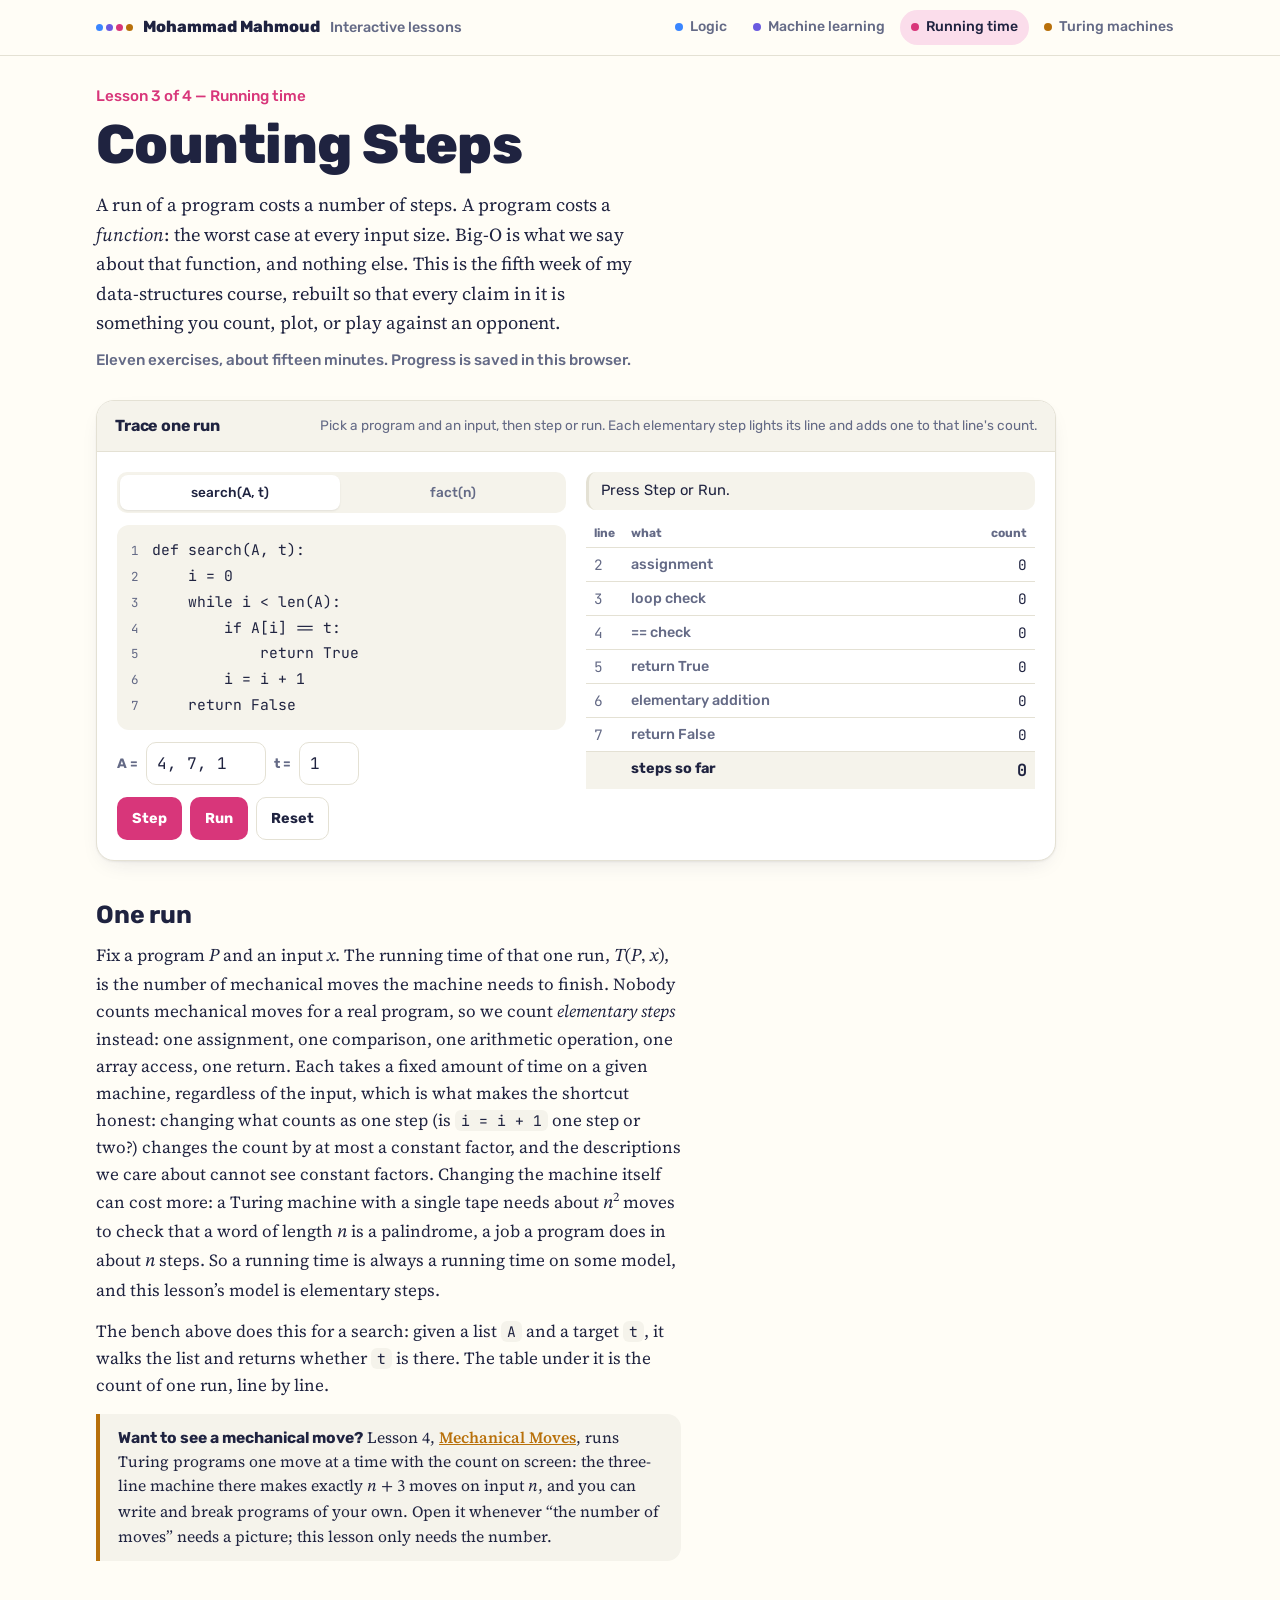
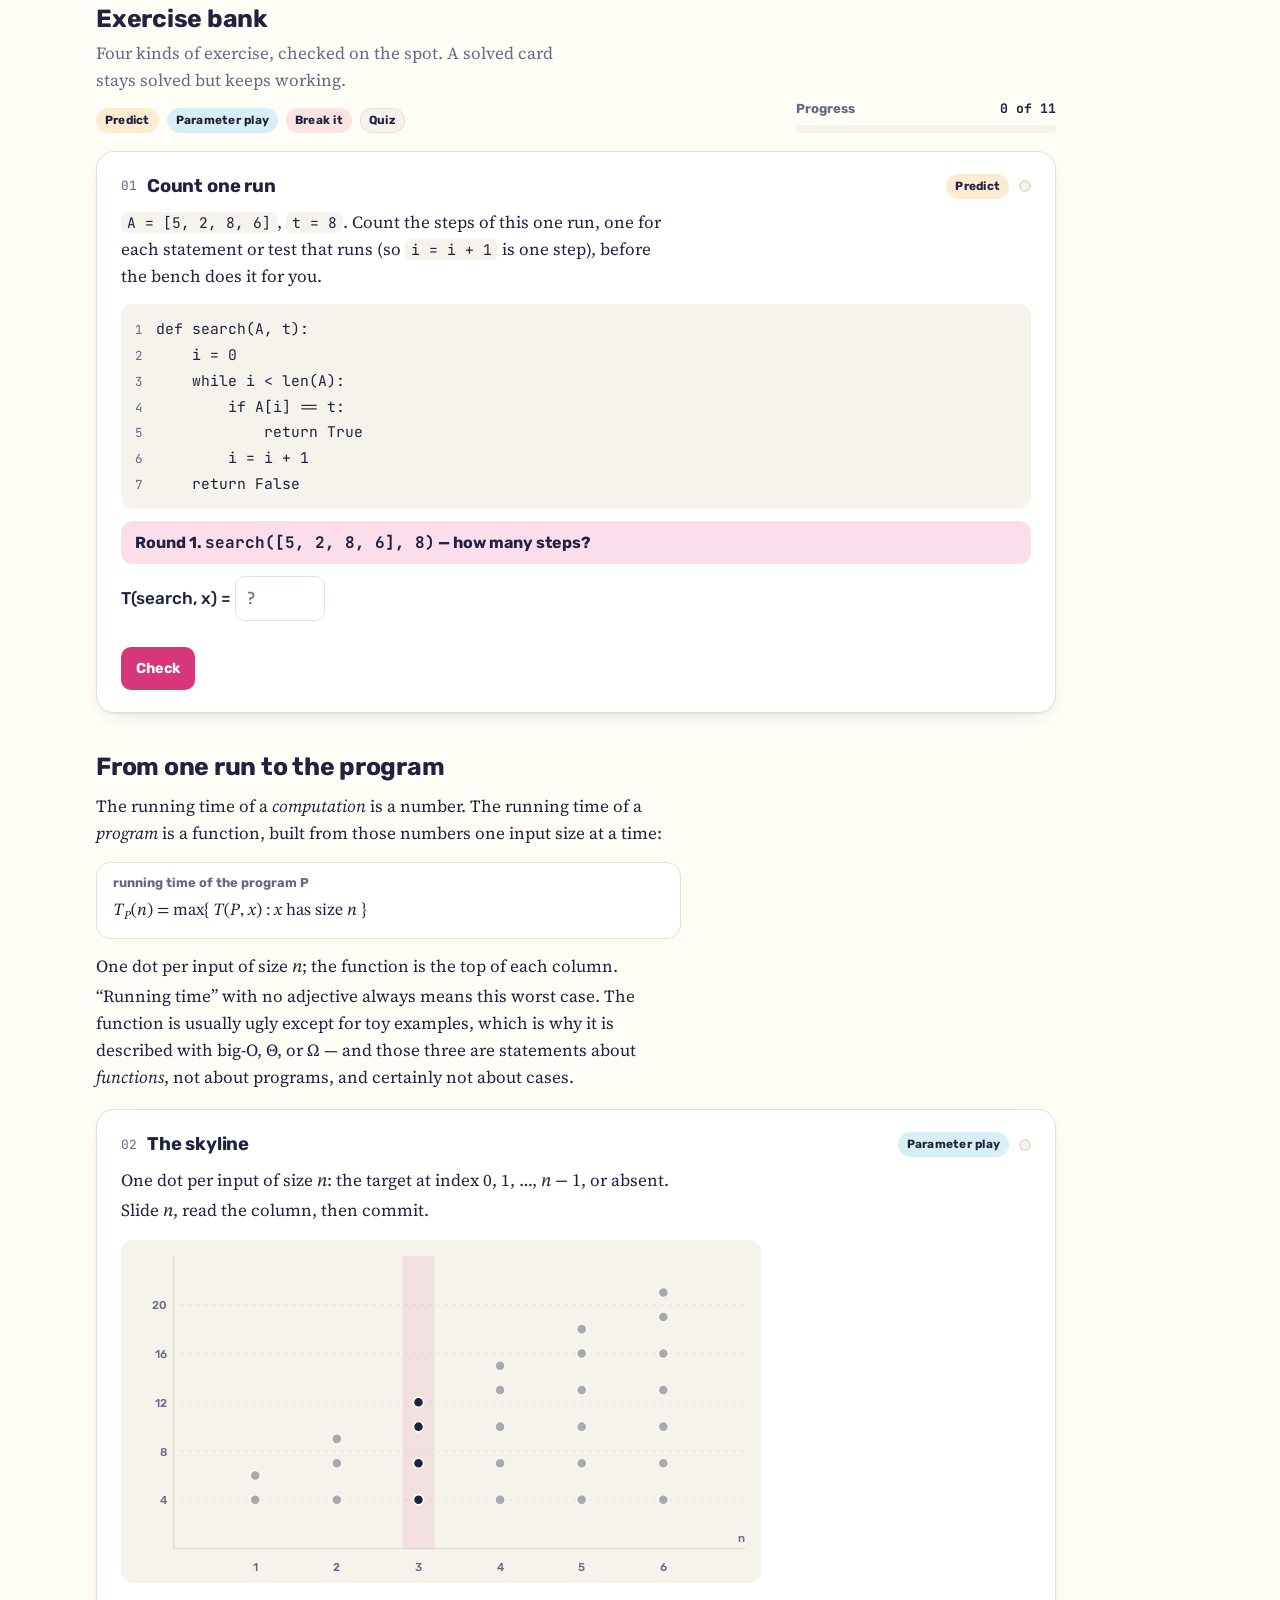
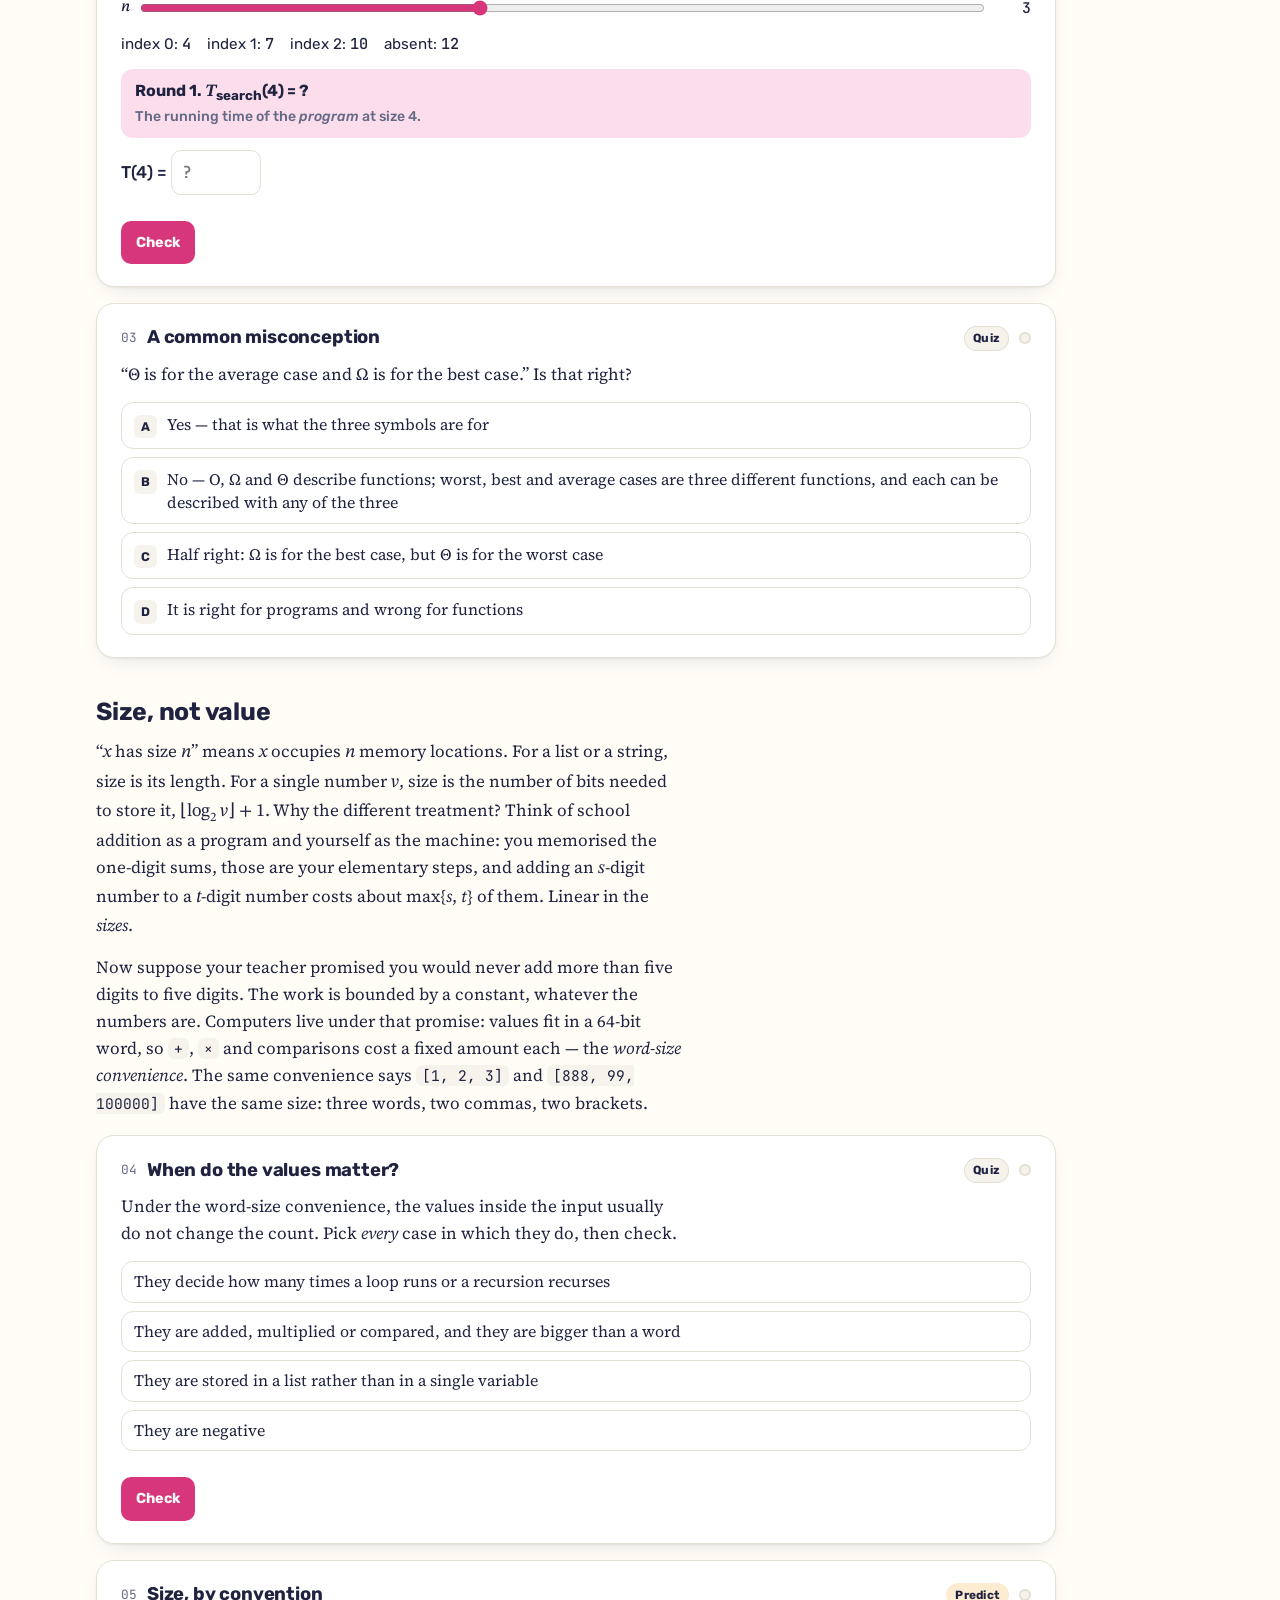
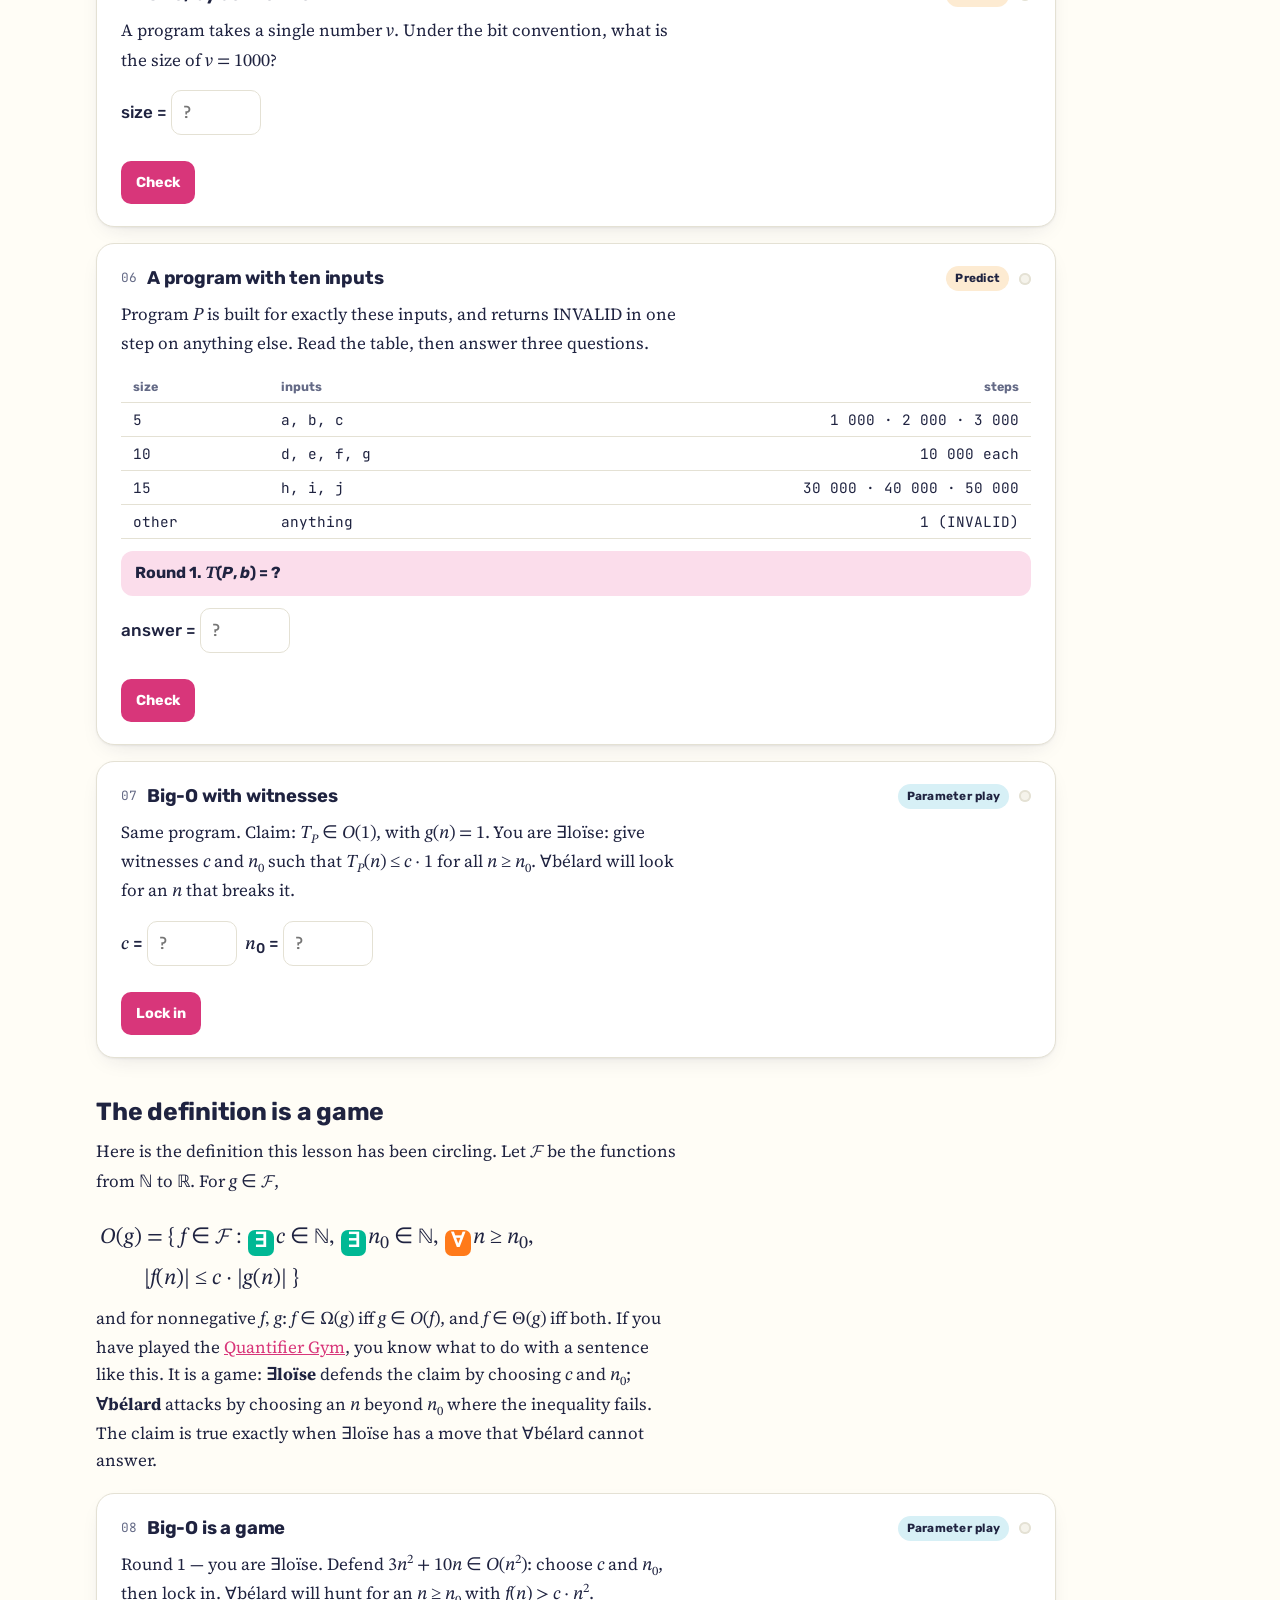
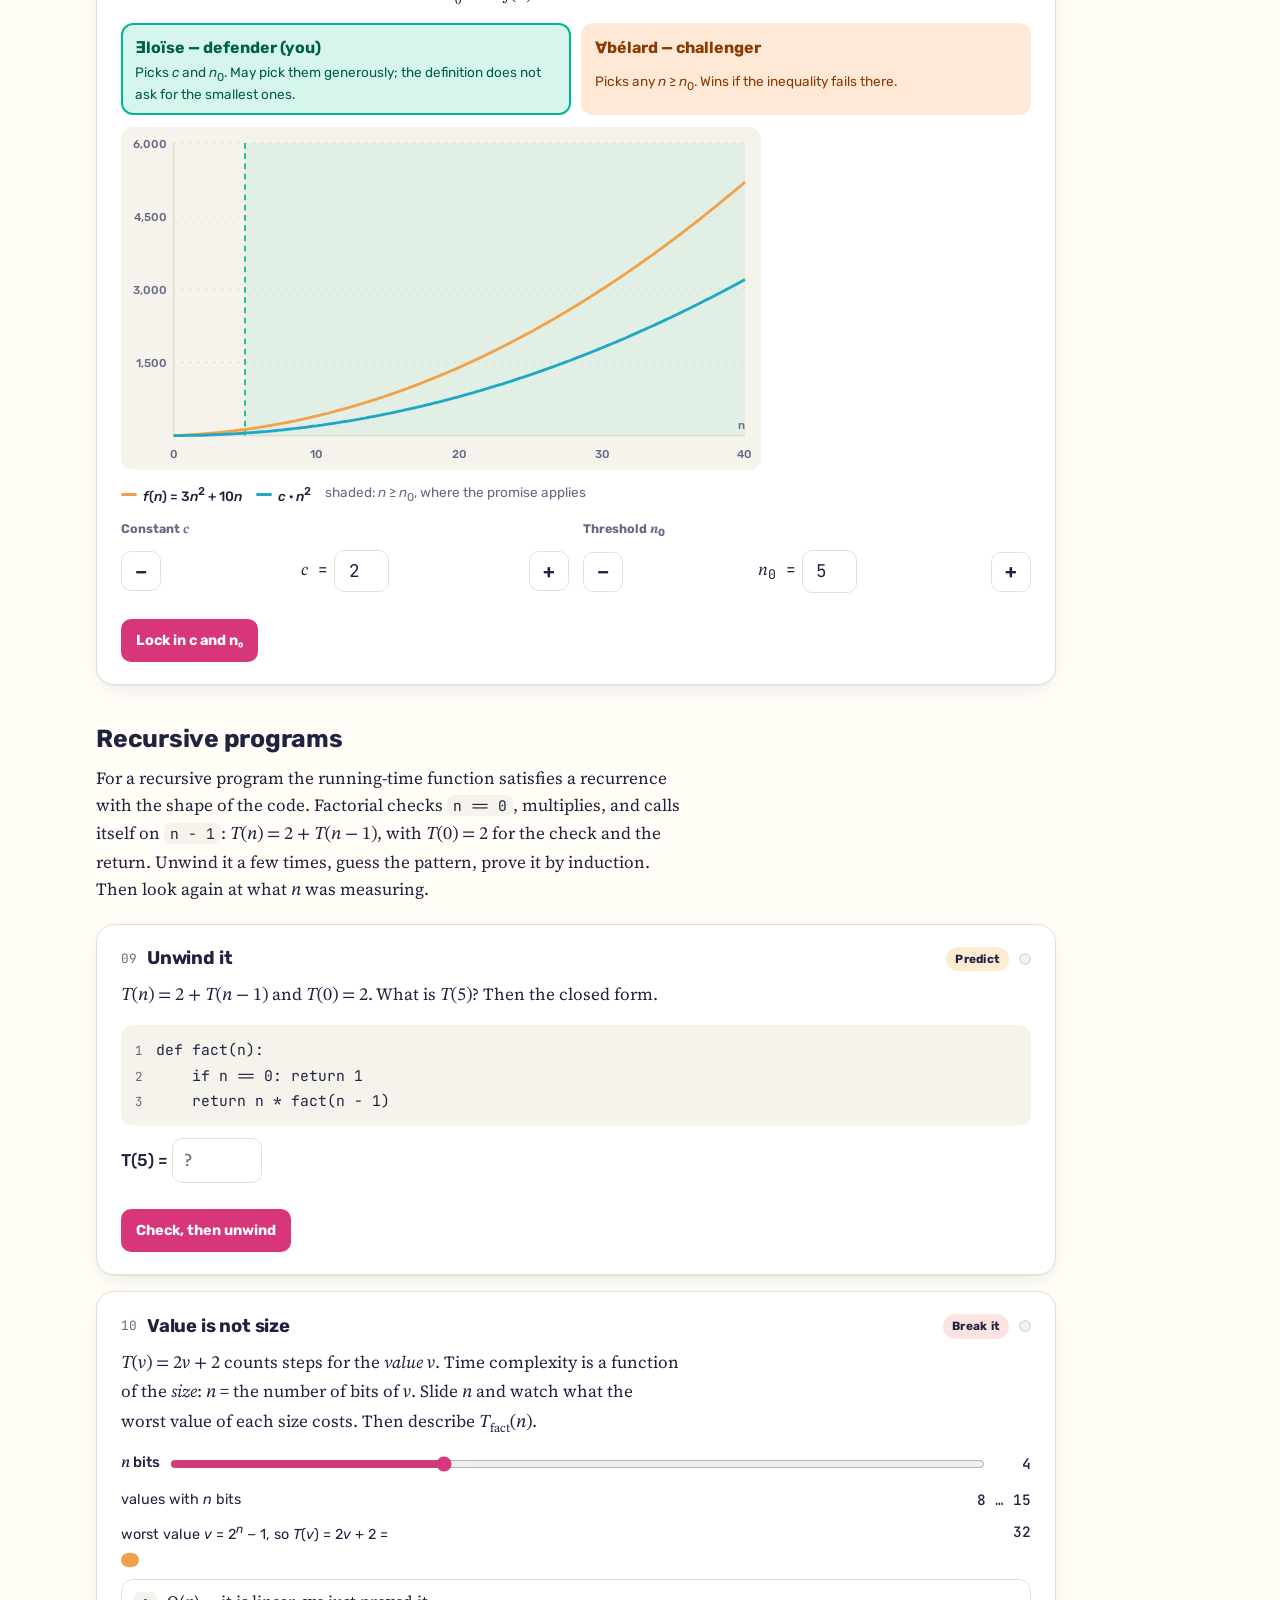
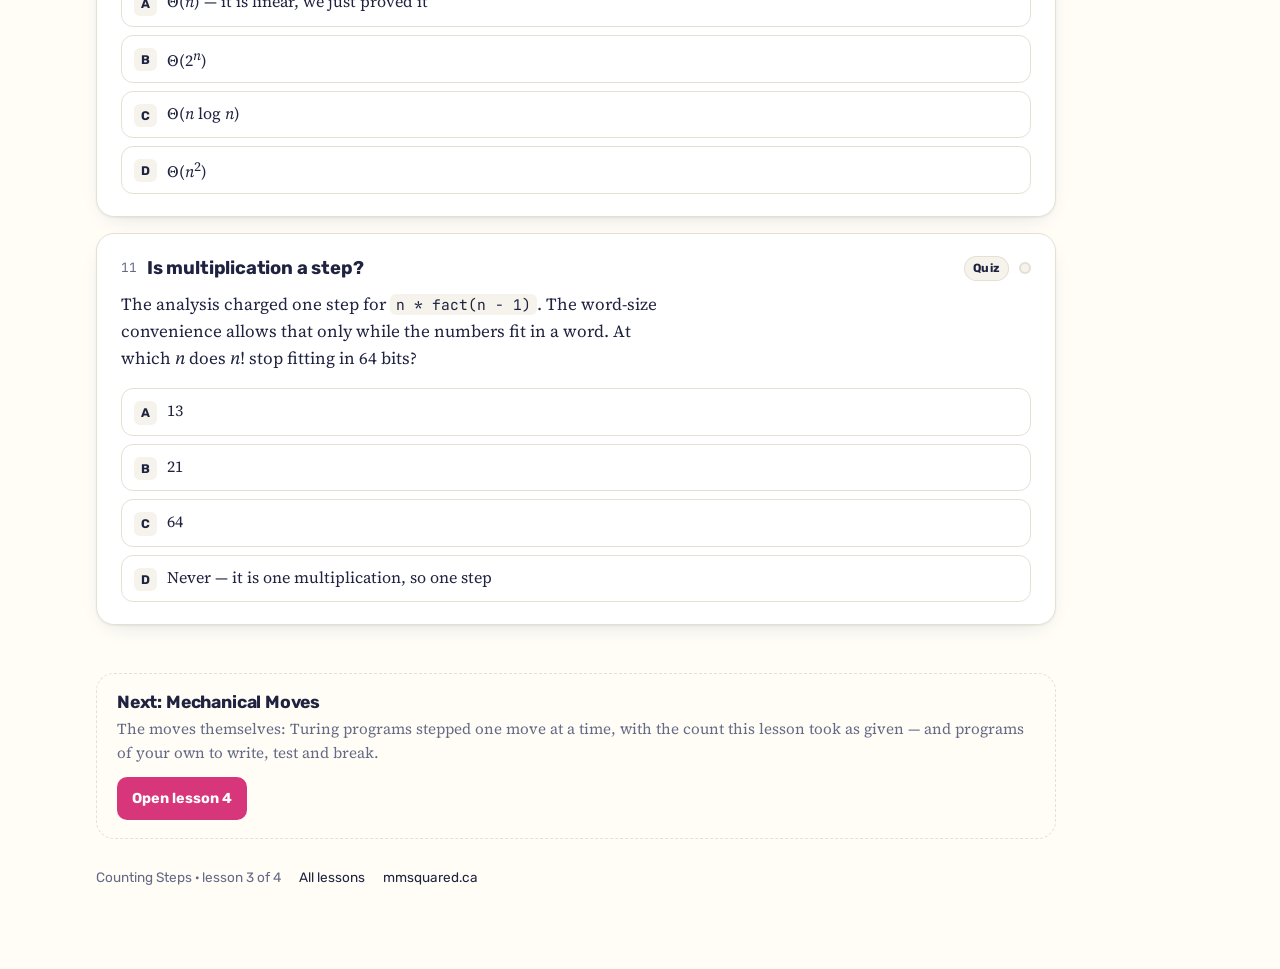
<file: lessons/running-time.html>
<!doctype html>
<html lang="en">
<head>
<meta charset="utf-8">
<meta name="viewport" content="width=device-width,initial-scale=1,viewport-fit=cover">
<title>Counting Steps · Running time</title>
<meta name="description" content="A run costs a number; a program costs a function; big-O is what we say about the function. The Week 5 lecture of a data-structures course, rebuilt as eleven exercises you count, plot, or play against an opponent.">
<link rel="preconnect" href="https://fonts.googleapis.com">
<link rel="preconnect" href="https://fonts.gstatic.com" crossorigin>
<link rel="stylesheet" href="https://fonts.googleapis.com/css2?family=Rubik:wght@500;700;800&family=Source+Serif+4:ital,opsz,wght@0,8..60,400;0,8..60,600;1,8..60,400&family=JetBrains+Mono:wght@500;700&family=STIX+Two+Text:ital,wght@0,400;0,600;1,400&display=swap">
<style>
/* Lesson 3 of the collection. Accent: magenta. ∀ stays tangerine and ∃ stays jade, exactly as in the Quantifier Gym. */
:root{
  --bg:#FFFDF6; --surface:#FFFFFF; --surface-2:#F5F3EB; --ink:#1F2340; --muted:#646A86; --line:#E4E1D4;
  --ok:#2E9E6B; --ok-soft:#DFF3E8; --bad:#D9534F; --bad-soft:#FBE3E2;
  --sand:#F0A24B; --sand-soft:#FDEBD2; --sea:#1FA7C4; --sea-soft:#D7F0F6;
  --logic:#3A86FF; --turing:#B8700A; --time:#D8367A; --ml:#6A5AE0;
  --accent:var(--time); --accent-soft:#FBDDEB; --accent-ink:#FFFFFF;
  --forall:#FF7A1A; --forall-soft:#FFE9D6; --forall-ink:#8A3A00; --exists:#00B894; --exists-soft:#D6F5EC; --exists-ink:#005F4B;
  --display:'Rubik',system-ui,-apple-system,sans-serif; --body:'Source Serif 4',Georgia,'Times New Roman',serif; --mono:'JetBrains Mono',ui-monospace,SFMono-Regular,Menlo,monospace; --math:'STIX Two Text','Cambria Math','Times New Roman',serif;
  --radius:14px; --shadow:0 1px 2px rgba(31,35,64,.06),0 8px 24px -12px rgba(31,35,64,.18);
  color-scheme:light;
}
@media (prefers-color-scheme:dark){:root:not([data-theme="light"]){
  --bg:#15182B; --surface:#1D2138; --surface-2:#252A48; --ink:#F1F1F8; --muted:#A6AAC6; --line:#30355A;
  --ok:#4CC38A; --ok-soft:#1E3A2E; --bad:#F07178; --bad-soft:#4A2630; --sand:#F5B261; --sand-soft:#4A3522; --sea:#45C3DE; --sea-soft:#1E3E4A;
  --logic:#6AA3FF; --turing:#F2B544; --time:#FF6FB5; --ml:#9C8EFF; --accent-soft:#4A1A33; --accent-ink:#15182B;
  --forall:#FF9450; --forall-soft:#4A2A12; --forall-ink:#FFD9BD; --exists:#2BD9AC; --exists-soft:#0F3F33; --exists-ink:#B9F5E4;
  --shadow:0 1px 2px rgba(0,0,0,.3),0 8px 24px -12px rgba(0,0,0,.5); color-scheme:dark}}
:root[data-theme="dark"]{
  --bg:#15182B; --surface:#1D2138; --surface-2:#252A48; --ink:#F1F1F8; --muted:#A6AAC6; --line:#30355A;
  --ok:#4CC38A; --ok-soft:#1E3A2E; --bad:#F07178; --bad-soft:#4A2630; --sand:#F5B261; --sand-soft:#4A3522; --sea:#45C3DE; --sea-soft:#1E3E4A;
  --logic:#6AA3FF; --turing:#F2B544; --time:#FF6FB5; --ml:#9C8EFF; --accent-soft:#4A1A33; --accent-ink:#15182B;
  --forall:#FF9450; --forall-soft:#4A2A12; --forall-ink:#FFD9BD; --exists:#2BD9AC; --exists-soft:#0F3F33; --exists-ink:#B9F5E4;
  --shadow:0 1px 2px rgba(0,0,0,.3),0 8px 24px -12px rgba(0,0,0,.5); color-scheme:dark}

*{box-sizing:border-box}
[hidden]{display:none!important}
html{scroll-padding-top:76px}
body{margin:0;background:var(--bg);color:var(--ink);font-family:var(--body);font-size:17px;line-height:1.6;-webkit-font-smoothing:antialiased}
a{color:var(--accent)}
h1,h2,h3,h4{font-family:var(--display);line-height:1.15;margin:0;text-wrap:balance;letter-spacing:-.01em}
p{margin:0}
button{font:inherit;color:inherit}
:focus-visible{outline:3px solid var(--accent);outline-offset:2px;border-radius:6px}
.mono{font-family:var(--mono);font-variant-numeric:tabular-nums}
.fm{font-family:var(--math);font-size:1.08em}
.fm i{font-style:italic}
.fm sup{font-size:.7em;line-height:0}
.fm sub{font-size:.7em;line-height:0}
.q{display:inline-grid;place-items:center;width:1.3em;height:1.3em;border-radius:.35em;color:#fff;font-weight:600;font-style:normal;margin:0 .1em;vertical-align:-.2em;font-size:.9em;line-height:1;font-family:var(--math)}
.q.qfa{background:var(--forall)} .q.qex{background:var(--exists)}

/* Collection bar — identical on every page */
.cbar{position:sticky;top:0;z-index:20;background:var(--bg);border-bottom:1px solid var(--line)}
.cbar .in{max-width:1120px;margin:0 auto;padding:10px max(16px,env(safe-area-inset-left,0px)) 10px max(16px,env(safe-area-inset-right,0px));display:flex;align-items:center;justify-content:space-between;gap:16px}
.cbar .mark{display:flex;align-items:center;gap:10px;text-decoration:none;font-family:var(--display);font-weight:800;font-size:1rem;white-space:nowrap;color:var(--ink)}
.cbar .mark .dots{display:inline-grid;grid-template-columns:repeat(4,7px);gap:3px}
.cbar .mark .dots i{width:7px;height:7px;border-radius:50%;display:block}
.cbar .mark .dots i:nth-child(1){background:var(--logic)}.cbar .mark .dots i:nth-child(2){background:var(--ml)}.cbar .mark .dots i:nth-child(3){background:var(--time)}.cbar .mark .dots i:nth-child(4){background:var(--turing)}
.cbar .mark small{font-weight:500;color:var(--muted);font-size:.9rem}
.cbar nav{display:flex;gap:4px;overflow-x:auto;scrollbar-width:none;min-width:0}
.cbar nav::-webkit-scrollbar{display:none}
.cbar nav a{display:flex;align-items:center;gap:7px;padding:6px 11px;border-radius:999px;text-decoration:none;color:var(--muted);font-family:var(--display);font-weight:500;font-size:.88rem;white-space:nowrap}
.cbar nav a i{width:8px;height:8px;border-radius:50%;flex:0 0 auto}
.cbar nav a:hover{color:var(--ink);background:var(--surface-2)}
.cbar nav a[aria-current]{background:var(--accent-soft);color:var(--ink)}
@media (max-width:720px){.cbar .mark span.name{display:none}.cbar .mark small{display:none}}

.shell{max-width:1120px;margin:0 auto;padding:28px max(16px,env(safe-area-inset-left,0px)) 80px max(16px,env(safe-area-inset-right,0px))}
main{min-width:0;max-width:60rem}
.lesson-head .kicker{font-family:var(--display);font-weight:500;color:var(--accent);font-size:.95rem}
.lesson-head h1{font-size:clamp(2.1rem,6vw,3.4rem);font-weight:800;margin-top:6px}
.lede{font-size:1.15rem;max-width:62ch;margin-top:14px}
.lesson-head .meta{margin-top:10px;font-family:var(--display);font-weight:500;color:var(--muted);font-size:.95rem}
.prose{max-width:65ch;margin-top:40px}
.prose h2{font-size:1.55rem;font-weight:700;margin-bottom:12px}
.prose p{margin:0 0 14px}
.prose p:last-child{margin-bottom:0}
.k{font-family:var(--mono);font-size:.86em;background:var(--surface-2);padding:1px 6px;border-radius:6px;font-variant-numeric:tabular-nums}
.defn{margin:14px 0;padding:12px 16px;border-radius:14px;background:var(--surface);border:1px solid var(--line);font-family:var(--math);font-size:1.08rem;line-height:1.8}
.defn b{font-family:var(--display);font-size:.8rem;color:var(--muted);display:block;line-height:1.3;margin-bottom:4px}
.defn .fm{font-size:1em}
.pointer{margin:14px 0;padding:12px 16px 12px 18px;border-radius:0 14px 14px 0;border-left:4px solid var(--turing);background:var(--surface-2);font-size:.98rem;line-height:1.55}
.pointer b{font-family:var(--display)}
.pointer a{color:var(--turing);font-weight:600}

/* Bench */
.bench{margin-top:28px;background:var(--surface);border:1px solid var(--line);border-radius:18px;box-shadow:var(--shadow);overflow:hidden}
.bench-head{display:flex;flex-wrap:wrap;align-items:center;justify-content:space-between;gap:8px 16px;padding:14px 18px;border-bottom:1px solid var(--line);background:var(--surface-2)}
.bench-head h2{font-size:1rem;font-weight:700}
.bench-head .hint{font-family:var(--display);font-size:.85rem;color:var(--muted)}
.bench-body{display:grid;grid-template-columns:minmax(0,1fr);gap:16px;padding:16px}
@media (min-width:860px){.bench-body{grid-template-columns:minmax(0,1fr) minmax(0,1fr);gap:20px;padding:20px}}
.seg{display:flex;background:var(--surface-2);border-radius:10px;padding:3px;gap:3px;flex-wrap:wrap}
.seg button{flex:1;border:0;background:transparent;border-radius:8px;padding:7px 8px;font-family:var(--display);font-weight:500;font-size:.85rem;cursor:pointer;color:var(--muted);min-width:0;white-space:nowrap}
.seg button[aria-pressed="true"]{background:var(--surface);color:var(--ink);box-shadow:0 1px 2px rgba(0,0,0,.08)}
pre.code{margin:0;font-family:var(--mono);font-size:.92rem;line-height:1.75;background:var(--surface-2);border-radius:12px;padding:12px 14px;overflow-x:auto;white-space:pre}
pre.code .ln{display:inline-block;width:1.7em;color:var(--muted);font-size:.85em;user-select:none}
pre.code .l{display:inline-block;min-width:100%;border-radius:6px;padding:0 6px;margin:0 -6px}
pre.code .l.cur{background:var(--accent-soft)}
.ctl{display:grid;gap:8px}
.ctl .lbl{font-family:var(--display);font-weight:700;font-size:.78rem;color:var(--muted);display:flex;justify-content:space-between;align-items:baseline}
.inrow{display:flex;gap:8px;align-items:center;flex-wrap:wrap}
.inrow input{font:inherit;font-family:var(--mono);font-size:1rem;padding:8px 10px;border:1.5px solid var(--line);border-radius:10px;background:var(--surface);color:var(--ink)}
.inrow input.wide{width:12ch} .inrow input.narrow{width:6ch}
.inrow input:focus{border-color:var(--accent);outline:none}
.inrow label{font-family:var(--display);font-weight:700;font-size:.85rem;color:var(--muted)}
.btn{border:1px solid var(--line);background:var(--surface);border-radius:10px;padding:9px 14px;font-family:var(--display);font-weight:700;font-size:.9rem;cursor:pointer;display:inline-flex;align-items:center;gap:8px;color:var(--ink);text-decoration:none}
.btn:hover:not([disabled]){background:var(--surface-2)}
.btn.primary{background:var(--accent);color:var(--accent-ink);border-color:transparent}
.btn.primary:hover:not([disabled]){filter:brightness(1.06);background:var(--accent)}
.btn[disabled]{opacity:.5;cursor:default}
.btn-row{display:flex;gap:8px;flex-wrap:wrap;align-items:center}
.trace{display:grid;gap:10px;min-width:0;align-content:start}
.what{font-family:var(--display);font-size:.92rem;min-height:2.6em;padding:8px 12px;border-radius:10px;background:var(--surface-2);border-left:3px solid var(--line);line-height:1.45}
.what.on{border-left-color:var(--accent)} .what.done{border-left-color:var(--ok);background:var(--ok-soft)}
.what .mono{font-size:.92em}
table.counts{border-collapse:collapse;width:100%;font-family:var(--display);font-size:.9rem}
table.counts th{text-align:left;font-size:.75rem;color:var(--muted);padding:4px 8px;border-bottom:1px solid var(--line);font-weight:700}
table.counts td{padding:5px 8px;border-bottom:1px solid var(--line);vertical-align:top}
table.counts td.n{font-family:var(--mono);text-align:right;font-variant-numeric:tabular-nums;width:4ch}
table.counts td.ln{font-family:var(--mono);color:var(--muted);width:3ch}
table.counts tr.cur td{background:var(--accent-soft)}
table.counts tr.tot td{font-weight:700;border-bottom:0;background:var(--surface-2)}
table.counts tr.tot td.n{font-size:1.05rem}
table.counts .note{color:var(--muted);font-weight:500}
.stack{display:flex;flex-wrap:wrap;gap:6px;min-height:34px;align-items:center;font-family:var(--display);font-size:.85rem;color:var(--muted)}
.stack span{font-family:var(--mono);font-size:.85rem;padding:5px 9px;border-radius:8px;background:var(--surface-2);border:1.5px solid var(--line)}
.stack span.top{border-color:var(--accent);background:var(--accent-soft);color:var(--ink)}
.stack span.lab{font-family:var(--display);border:0;background:none;padding:0;color:var(--muted)}

/* Exercise bank */
.bank-head{margin-top:44px;display:flex;flex-wrap:wrap;align-items:end;justify-content:space-between;gap:12px 24px}
.bank-head h2{font-size:1.55rem}
.bank-head p{margin:6px 0 0;color:var(--muted);max-width:52ch}
.progress{min-width:min(100%,260px)}
.progress .lbl{font-family:var(--display);font-weight:700;font-size:.82rem;color:var(--muted);display:flex;justify-content:space-between}
.progress .lbl output{font-family:var(--mono);color:var(--ink);font-variant-numeric:tabular-nums}
.progress .bar{height:8px;border-radius:999px;background:var(--surface-2);margin-top:6px;overflow:hidden}
.progress .bar i{display:block;height:100%;width:0;background:linear-gradient(90deg,var(--sand),var(--accent),var(--sea));border-radius:999px;transition:width .4s ease}
.types{display:flex;gap:8px;flex-wrap:wrap;margin-top:14px}
.chip{font-family:var(--display);font-weight:700;font-size:.74rem;letter-spacing:.02em;padding:3px 9px;border-radius:999px;background:var(--surface-2);color:var(--ink);white-space:nowrap}
.chip.predict{background:var(--sand-soft)}.chip.play{background:var(--sea-soft)}.chip.break{background:var(--bad-soft)}.chip.quiz{background:var(--surface-2);box-shadow:inset 0 0 0 1px var(--line)}
.exlist{display:flex;flex-direction:column;gap:16px;margin-top:18px}
.xc{background:var(--surface);border:1px solid var(--line);border-radius:18px;padding:18px;box-shadow:var(--shadow);scroll-margin-top:84px}
@media (min-width:760px){.xc{padding:22px 24px}}
.ex-head{display:flex;align-items:center;gap:10px;flex-wrap:wrap}
.ex-meta{display:inline-flex;align-items:center;gap:10px;margin-left:auto}
.ex-head .n{font-family:var(--mono);font-size:.8rem;color:var(--muted);font-variant-numeric:tabular-nums}
.ex-head h3{font-size:1.15rem;font-weight:700;flex:1 1 auto;min-width:0}
.status{width:12px;height:12px;border-radius:50%;background:var(--surface-2);box-shadow:inset 0 0 0 2px var(--line);flex:0 0 auto}
.xc[data-state="ok"] .status{background:var(--ok);box-shadow:none}
.xc[data-state="retry"] .status{background:var(--bad-soft);box-shadow:inset 0 0 0 2px var(--bad)}
.xc[data-state="ok"]{border-color:color-mix(in srgb,var(--ok) 45%,var(--line))}
.xc .prompt{margin:10px 0 0;max-width:62ch}
.ex-body{margin-top:14px;display:grid;gap:12px}
.xc .two{display:grid;grid-template-columns:minmax(0,1fr);gap:14px}
@media (min-width:700px){.xc .two{grid-template-columns:minmax(0,1fr) minmax(0,1fr)}}
.ask{font-family:var(--display);font-weight:700;font-size:1rem;padding:10px 14px;border-radius:12px;background:var(--accent-soft);line-height:1.45}
.ask small{display:block;font-weight:500;color:var(--muted);font-size:.88rem;margin-top:2px}
.opts{display:grid;gap:8px;grid-template-columns:1fr}
@media (min-width:560px){.opts.two{grid-template-columns:1fr 1fr}}
.opt{display:flex;align-items:flex-start;gap:10px;text-align:left;border:1.5px solid var(--line);background:var(--surface);border-radius:12px;padding:10px 12px;cursor:pointer;font-family:var(--body);font-size:1rem;line-height:1.4;color:var(--ink)}
.opt:hover:not(:disabled){background:var(--surface-2)}
.opt .key{font-family:var(--display);font-weight:700;font-size:.78rem;background:var(--surface-2);border-radius:6px;padding:3px 7px;flex:0 0 auto;margin-top:2px}
.opt.correct{border-color:var(--ok);background:var(--ok-soft)} .opt.correct .key{background:var(--ok);color:#fff}
.opt.wrong{border-color:var(--bad);background:var(--bad-soft)} .opt.wrong .key{background:var(--bad);color:#fff}
.opt:disabled{cursor:default}
.numin{display:flex;align-items:center;gap:8px;font-family:var(--display);font-weight:500;flex-wrap:wrap}
.numin input{font:inherit;font-family:var(--mono);font-size:1.05rem;width:9ch;padding:8px 10px;border:1.5px solid var(--line);border-radius:10px;background:var(--surface);color:var(--ink)}
.numin input:focus{border-color:var(--accent);outline:none}
.ex-actions{display:flex;gap:8px;flex-wrap:wrap;margin-top:14px;align-items:center}
.feedback{margin-top:14px;padding:12px 14px;border-radius:12px;background:var(--surface-2);font-size:.98rem;line-height:1.5;border-left:3px solid var(--line)}
.feedback.ok{border-left-color:var(--ok);background:var(--ok-soft)}
.feedback.bad{border-left-color:var(--bad);background:var(--bad-soft)}
.feedback b{font-family:var(--display)}
.feedback .mono{font-size:.92em}
svg.plot{display:block;width:100%;max-width:640px;height:auto;border-radius:12px;background:var(--surface-2)}
.plot .ax{stroke:var(--line);stroke-width:1.5}
.plot .gl{stroke:var(--line);stroke-width:1;stroke-dasharray:2 5}
.plot .lbl{font-family:var(--display);font-size:10px;fill:var(--muted);font-weight:500}
.plot .f{fill:none;stroke:var(--sand);stroke-width:2.5;stroke-linejoin:round}
.plot .g{fill:none;stroke:var(--sea);stroke-width:2.5;stroke-linejoin:round}
.plot .zone{fill:var(--exists);opacity:.08}
.plot .n0{stroke:var(--exists);stroke-width:1.5;stroke-dasharray:5 4}
.plot .viol{fill:var(--bad);stroke:var(--surface);stroke-width:2}
.plot .dot{fill:var(--ink);stroke:var(--surface);stroke-width:1.5}
.plot .dot.dim{opacity:.35}
.plot .dot.top{fill:var(--accent)}
.plot .col{fill:var(--accent);opacity:.1}
.plot .sky{fill:none;stroke:var(--accent);stroke-width:2.5}
.plot .floor{stroke:var(--muted);stroke-width:1.5;stroke-dasharray:4 4}
.plot .cap{fill:var(--bad)}
.legend{display:flex;gap:14px;flex-wrap:wrap;font-family:var(--display);font-size:.85rem;color:var(--muted)}
.legend b{display:inline-flex;align-items:center;gap:6px;color:var(--ink);font-weight:500}
.legend i.sw{width:16px;height:3px;border-radius:2px;display:inline-block}
.legend i.sw.f{background:var(--sand)}.legend i.sw.g{background:var(--sea)}.legend i.sw.a{background:var(--accent)}
.range{display:grid;grid-template-columns:auto minmax(0,1fr) auto;gap:10px;align-items:center;font-family:var(--display);font-weight:500;font-size:.92rem}
.range input[type=range]{width:100%;margin:0;accent-color:var(--accent)}
.range output{font-family:var(--mono);font-variant-numeric:tabular-nums;min-width:4ch;text-align:right}
.readout{font-family:var(--display);font-size:.95rem;display:flex;gap:16px;flex-wrap:wrap}
.readout b{font-family:var(--mono);font-weight:500;font-variant-numeric:tabular-nums}
.players{display:grid;grid-template-columns:1fr 1fr;gap:10px}
@media (max-width:520px){.players{grid-template-columns:1fr}}
.player{padding:10px 12px;border-radius:12px;display:grid;gap:2px;border:2px solid transparent;min-width:0;font-family:var(--display)}
.player b{font-size:1rem}
.player small{font-size:.85rem;line-height:1.35}
.player.pfa{background:var(--forall-soft);color:var(--forall-ink)}
.player.pex{background:var(--exists-soft);color:var(--exists-ink)}
.player.turn.pfa{border-color:var(--forall)} .player.turn.pex{border-color:var(--exists)}
.formula{font-family:var(--math);font-size:clamp(17px,4vw,22px);line-height:1.7;overflow-x:auto;white-space:nowrap;padding:8px 4px}
/* A long definition wraps at the commas between its quantifier blocks instead of scrolling; continuation lines hang 2em in, as in a textbook. Each block stays on one line. */
.formula.wrap{white-space:normal;overflow-x:visible;padding-left:calc(2em + 4px);text-indent:-2em}
.formula.wrap .nb{white-space:nowrap}
.formula.wrap .q{text-indent:0} /* the hanging indent is inherited; the chip's own glyph must not hang */
.stepper{display:flex;align-items:center;gap:6px}
.stepper button{width:40px;height:40px;border:1.5px solid var(--line);background:var(--surface);border-radius:10px;font-family:var(--display);font-weight:700;font-size:1.2rem;cursor:pointer;line-height:1}
.stepper button:hover{background:var(--surface-2)}
.stepper label{flex:1;display:flex;align-items:center;justify-content:center;gap:6px;font-family:var(--mono);font-size:1rem;color:var(--ink)}
.stepper input{font:inherit;font-family:var(--mono);font-size:1.1rem;width:5ch;text-align:center;padding:6px 4px;border:1.5px solid var(--line);border-radius:10px;background:var(--surface);color:var(--ink);font-variant-numeric:tabular-nums}
.stepper input:focus{border-color:var(--accent);outline:none}
.chips{display:flex;flex-wrap:wrap;gap:8px}
.chipbtn{border:1.5px solid var(--line);background:var(--surface);color:var(--ink);border-radius:12px;padding:9px 12px;font-family:var(--body);font-size:1rem;cursor:pointer;display:inline-flex;align-items:center;gap:8px;min-width:0;text-align:left;line-height:1.35}
.chipbtn:hover:not(:disabled){border-color:var(--accent)}
.chipbtn[aria-pressed="true"]{background:var(--accent-soft);border-color:var(--accent)}
.chipbtn:disabled{cursor:default}
.chipbtn.good{border-color:var(--ok);background:var(--ok-soft)}
.chipbtn.badc{border-color:var(--bad);background:var(--bad-soft)}
.tbl{border-collapse:collapse;font-family:var(--mono);font-size:.9rem;font-variant-numeric:tabular-nums}
.tbl th{font-family:var(--display);font-weight:700;font-size:.78rem;color:var(--muted);text-align:left;padding:5px 12px;border-bottom:1px solid var(--line)}
.tbl td{text-align:left;padding:5px 12px;border-bottom:1px solid var(--line)}
.tbl td.r,.tbl th.r{text-align:right}
.tbl tr.hi td{background:var(--bad-soft)}
.unwind{font-family:var(--math);font-size:1.15rem;line-height:1.9;background:var(--surface-2);border-radius:12px;padding:10px 16px;min-height:3em}
.unwind div{opacity:0;transform:translateY(4px);transition:opacity .3s,transform .3s}
.unwind div.show{opacity:1;transform:none}
.unwind .last{font-weight:600;color:var(--accent)}
.bits{display:grid;gap:8px}
.bits .bar{height:14px;border-radius:7px;background:var(--sand);transition:width .3s}
.bits .lab{font-family:var(--display);font-size:.9rem;display:flex;justify-content:space-between;gap:12px;flex-wrap:wrap}
.bits .lab b{font-family:var(--mono);font-weight:500}
.next{margin-top:48px;border:1px dashed var(--line);border-radius:18px;padding:18px 20px;display:flex;flex-wrap:wrap;justify-content:space-between;align-items:center;gap:12px}
.next h2{font-size:1.1rem}
.next p{margin:4px 0 0;color:var(--muted);font-size:.95rem}
footer.colophon{margin-top:28px;color:var(--muted);font-size:.85rem;font-family:var(--display);display:flex;flex-wrap:wrap;gap:8px 18px}
footer.colophon a{color:var(--ink);text-decoration:none}
@media (prefers-reduced-motion:reduce){*{transition:none!important;animation:none!important}}
</style>
</head>
<body>

<div class="cbar"><div class="in">
  <a class="mark" href="index.html"><span class="dots" aria-hidden="true"><i></i><i></i><i></i><i></i></span><span class="name">Mohammad Mahmoud</span> <small>Interactive lessons</small></a>
  <nav aria-label="Lessons">
    <a href="logic.html"><i style="background:var(--logic)"></i>Logic</a>
    <a href="ml.html"><i style="background:var(--ml)"></i>Machine learning</a>
    <a href="running-time.html" aria-current="page"><i style="background:var(--time)"></i>Running time</a>
    <a href="turing.html"><i style="background:var(--turing)"></i>Turing machines</a>
  </nav>
</div></div>

<div class="shell"><main>
<header class="lesson-head">
  <p class="kicker">Lesson 3 of 4 — Running time</p>
  <h1>Counting Steps</h1>
  <p class="lede">A run of a program costs a number of steps. A program costs a <em>function</em>: the worst case at every input size. Big-O is what we say about that function, and nothing else. This is the fifth week of my data-structures course, rebuilt so that every claim in it is something you count, plot, or play against an opponent.</p>
  <p class="meta">Eleven exercises, about fifteen minutes. Progress is saved in this browser.</p>
</header>

<section class="bench" id="playground" aria-label="Trace one run">
  <div class="bench-head"><h2>Trace one run</h2><span class="hint">Pick a program and an input, then step or run. Each elementary step lights its line and adds one to that line's count.</span></div>
  <div class="bench-body">
    <div class="ctl" style="gap:12px">
      <div class="seg" role="group" aria-label="Program" id="progSeg"><button type="button" data-prog="search" aria-pressed="true">search(A, t)</button><button type="button" data-prog="fact" aria-pressed="false">fact(n)</button></div>
      <pre class="code" id="benchCode"></pre>
      <div class="inrow" id="inSearch"><label for="inA">A =</label><input type="text" id="inA" class="wide" value="4, 7, 1" aria-label="the list A"><label for="inT">t =</label><input type="number" id="inT" class="narrow" value="1" aria-label="the target t"></div>
      <div class="inrow" id="inFact" hidden><label for="inN">n =</label><input type="number" id="inN" class="narrow" value="4" min="0" max="8" aria-label="n"></div>
      <div class="btn-row"><button type="button" class="btn primary" id="stepBtn">Step</button><button type="button" class="btn primary" id="runBtn">Run</button><button type="button" class="btn" id="resetBtn">Reset</button></div>
    </div>
    <div class="trace">
      <div class="what" id="what">Press Step or Run.</div>
      <div class="stack" id="stack" hidden></div>
      <table class="counts" id="counts"></table>
    </div>
  </div>
</section>

<section class="prose" id="one-run">
  <h2>One run</h2>
  <p>Fix a program <span class="fm"><i>P</i></span> and an input <span class="fm"><i>x</i></span>. The running time of that one run, <span class="fm"><i>T</i>(<i>P</i>, <i>x</i>)</span>, is the number of mechanical moves the machine needs to finish. Nobody counts mechanical moves for a real program, so we count <em>elementary steps</em> instead: one assignment, one comparison, one arithmetic operation, one array access, one return. Each takes a fixed amount of time on a given machine, regardless of the input, which is what makes the shortcut honest: changing what counts as one step (is <span class="k">i = i + 1</span> one step or two?) changes the count by at most a constant factor, and the descriptions we care about cannot see constant factors. Changing the machine itself can cost more: a Turing machine with a single tape needs about <span class="fm"><i>n</i><sup>2</sup></span> moves to check that a word of length <span class="fm"><i>n</i></span> is a palindrome, a job a program does in about <span class="fm"><i>n</i></span> steps. So a running time is always a running time on some model, and this lesson’s model is elementary steps.</p>
  <p>The bench above does this for a search: given a list <span class="k">A</span> and a target <span class="k">t</span>, it walks the list and returns whether <span class="k">t</span> is there. The table under it is the count of one run, line by line.</p>
  <div class="pointer"><b>Want to see a mechanical move?</b> Lesson 4, <a href="turing.html">Mechanical Moves</a>, runs Turing programs one move at a time with the count on screen: the three-line machine there makes exactly <span class="fm"><i>n</i> + 3</span> moves on input <span class="fm"><i>n</i></span>, and you can write and break programs of your own. Open it whenever “the number of moves” needs a picture; this lesson only needs the number.</div>
</section>

<div class="bank-head" id="exercises">
  <div><h2>Exercise bank</h2><p>Four kinds of exercise, checked on the spot. A solved card stays solved but keeps working.</p>
    <div class="types"><span class="chip predict">Predict</span><span class="chip play">Parameter play</span><span class="chip break">Break it</span><span class="chip quiz">Quiz</span></div></div>
  <div class="progress"><div class="lbl">Progress <output id="progOut">0 of 11</output></div><div class="bar"><i id="progBar"></i></div></div>
</div>
<div class="exlist" id="listA"></div>

<section class="prose" id="program-prose">
  <h2>From one run to the program</h2>
  <p>The running time of a <em>computation</em> is a number. The running time of a <em>program</em> is a function, built from those numbers one input size at a time:</p>
  <div class="defn"><b>running time of the program P</b><span class="fm"><i>T</i><sub><i>P</i></sub>(<i>n</i>) = max{ <i>T</i>(<i>P</i>, <i>x</i>) : <i>x</i> has size <i>n</i> }</span></div>
  <p>One dot per input of size <span class="fm"><i>n</i></span>; the function is the top of each column. “Running time” with no adjective always means this worst case. The function is usually ugly except for toy examples, which is why it is described with big-O, Θ, or Ω — and those three are statements about <em>functions</em>, not about programs, and certainly not about cases.</p>
</section>
<div class="exlist" id="listB"></div>

<section class="prose" id="size-prose">
  <h2>Size, not value</h2>
  <p>“<span class="fm"><i>x</i></span> has size <span class="fm"><i>n</i></span>” means <span class="fm"><i>x</i></span> occupies <span class="fm"><i>n</i></span> memory locations. For a list or a string, size is its length. For a single number <span class="fm"><i>v</i></span>, size is the number of bits needed to store it, <span class="fm">⌊log<sub>2</sub> <i>v</i>⌋ + 1</span>. Why the different treatment? Think of school addition as a program and yourself as the machine: you memorised the one-digit sums, those are your elementary steps, and adding an <span class="fm"><i>s</i></span>-digit number to a <span class="fm"><i>t</i></span>-digit number costs about max{<i>s</i>, <i>t</i>} of them. Linear in the <em>sizes</em>.</p>
  <p>Now suppose your teacher promised you would never add more than five digits to five digits. The work is bounded by a constant, whatever the numbers are. Computers live under that promise: values fit in a 64-bit word, so <span class="k">+</span>, <span class="k">×</span> and comparisons cost a fixed amount each — the <em>word-size convenience</em>. The same convenience says <span class="k">[1, 2, 3]</span> and <span class="k">[888, 99, 100000]</span> have the same size: three words, two commas, two brackets.</p>
</section>
<div class="exlist" id="listC"></div>

<section class="prose" id="bound-prose">
  <h2>The definition is a game</h2>
  <p>Here is the definition this lesson has been circling. Let <span class="fm">𝓕</span> be the functions from ℕ to ℝ. For <span class="fm"><i>g</i> ∈ 𝓕</span>,</p>
  <div class="formula wrap"><span class="nb"><i>O</i>(<i>g</i>) = { <i>f</i> ∈ 𝓕 :</span> <span class="nb"><b class="q qex">∃</b><i>c</i> ∈ ℕ,</span> <span class="nb"><b class="q qex">∃</b><i>n</i><sub>0</sub> ∈ ℕ,</span> <span class="nb"><b class="q qfa">∀</b><i>n</i> ≥ <i>n</i><sub>0</sub>,</span> <span class="nb">|<i>f</i>(<i>n</i>)| ≤ <i>c</i> · |<i>g</i>(<i>n</i>)| }</span></div>
  <p>and for nonnegative <span class="fm"><i>f</i>, <i>g</i></span>: <span class="fm"><i>f</i> ∈ Ω(<i>g</i>)</span> iff <span class="fm"><i>g</i> ∈ <i>O</i>(<i>f</i>)</span>, and <span class="fm"><i>f</i> ∈ Θ(<i>g</i>)</span> iff both. If you have played the <a href="logic.html#game">Quantifier Gym</a>, you know what to do with a sentence like this. It is a game: <strong>∃loïse</strong> defends the claim by choosing <span class="fm"><i>c</i></span> and <span class="fm"><i>n</i><sub>0</sub></span>; <strong>∀bélard</strong> attacks by choosing an <span class="fm"><i>n</i></span> beyond <span class="fm"><i>n</i><sub>0</sub></span> where the inequality fails. The claim is true exactly when ∃loïse has a move that ∀bélard cannot answer.</p>
</section>
<div class="exlist" id="listD"></div>

<section class="prose" id="rec-prose">
  <h2>Recursive programs</h2>
  <p>For a recursive program the running-time function satisfies a recurrence with the shape of the code. Factorial checks <span class="k">n == 0</span>, multiplies, and calls itself on <span class="k">n − 1</span>: <span class="fm"><i>T</i>(<i>n</i>) = 2 + <i>T</i>(<i>n</i> − 1)</span>, with <span class="fm"><i>T</i>(0) = 2</span> for the check and the return. Unwind it a few times, guess the pattern, prove it by induction. Then look again at what <span class="fm"><i>n</i></span> was measuring.</p>
</section>
<div class="exlist" id="listE"></div>

<aside class="next">
  <div><h2>Next: Mechanical Moves</h2><p>The moves themselves: Turing programs stepped one move at a time, with the count this lesson took as given — and programs of your own to write, test and break.</p></div>
  <a class="btn primary" href="turing.html">Open lesson 4</a>
</aside>
<footer class="colophon"><span>Counting Steps · lesson 3 of 4</span><a href="index.html">All lessons</a><a href="../index.html">mmsquared.ca</a></footer>
</main></div>

<script>
(function(){
'use strict';
const $=(s,r)=>(r||document).querySelector(s);
const esc=s=>String(s).replace(/&/g,'&amp;').replace(/</g,'&lt;').replace(/>/g,'&gt;');
const fmt=n=>Number(n).toLocaleString('en-US');
const reduced=matchMedia('(prefers-reduced-motion: reduce)').matches;
const wait=ms=>new Promise(r=>setTimeout(r,reduced?0:ms));

/* ───────── the two programs and their traces ─────────
   A trace is the list of elementary steps a run performs, each tagged with the line it comes from.
   For fact, calls are shown but not counted: their work is counted inside the call. */
const PROGS={
  search:{ code:['def search(A, t):','    i = 0','    while i < len(A):','        if A[i] == t:','            return True','        i = i + 1','    return False'],
    rows:[{key:'2',line:2,note:'assignment'},{key:'3',line:3,note:'loop check'},{key:'4',line:4,note:'== check'},{key:'5',line:5,note:'return True'},{key:'6',line:6,note:'elementary addition'},{key:'7',line:7,note:'return False'}],
    trace(A,t){ const ev=[]; ev.push({row:'2',line:2,what:'<span class="mono">i = 0</span>'}); let i=0; for(;;){ ev.push({row:'3',line:3,what:'loop check: <span class="mono">'+i+' &lt; '+A.length+'</span> is '+(i<A.length)}); if(!(i<A.length)) break; ev.push({row:'4',line:4,what:'== check: <span class="mono">A['+i+'] = '+A[i]+'</span>, target '+t+' — '+(A[i]===t?'match':'no')}); if(A[i]===t){ ev.push({row:'5',line:5,what:'<span class="mono">return True</span> — found at index '+i}); return ev; } ev.push({row:'6',line:6,what:'<span class="mono">i = i + 1</span> → '+(i+1)}); i++; } ev.push({row:'7',line:7,what:'<span class="mono">return False</span> — not in A'}); return ev; } },
  fact:{ code:['def fact(n):','    if n == 0: return 1','    return n * fact(n - 1)'],
    rows:[{key:'chk',line:2,note:'n == 0 check'},{key:'ret',line:2,note:'return 1'},{key:'mul',line:3,note:'multiplication'}],
    trace(n){ const ev=[]; for(let v=n;v>=1;v--){ ev.push({row:'chk',line:2,what:'fact('+v+'): check <span class="mono">'+v+' == 0</span> — no',stack:stackAt(n,v)}); ev.push({row:null,line:3,what:'fact('+v+'): call <span class="mono">fact('+(v-1)+')</span> — not a step; its work is counted inside',stack:stackAt(n,v-1)}); } ev.push({row:'chk',line:2,what:'fact(0): check <span class="mono">0 == 0</span> — yes',stack:stackAt(n,0)}); ev.push({row:'ret',line:2,what:'fact(0): <span class="mono">return 1</span>',stack:stackAt(n,0)}); for(let v=1;v<=n;v++){ ev.push({row:'mul',line:3,what:'fact('+v+'): multiply <span class="mono">'+v+' × fact('+(v-1)+')</span> = '+factorial(v),stack:stackAt(n,v)}); } return ev; } }
};
function stackAt(n,v){ const s=[]; for(let k=n;k>=v;k--) s.push('fact('+k+')'); return s; }
function factorial(v){ let r=1; for(let k=2;k<=v;k++) r*=k; return r; }

/* ───────── a trace player: code with the live line, per-line counts, optional call stack ───────── */
function tracePlayer(els, prog){
  let ev=[], pos=0, counts={}, timer=null;
  function drawCode(cur){ if(!els.code) return; els.code.innerHTML=prog.code.map((l,i)=>'<span class="l'+(cur===i+1?' cur':'')+'"><span class="ln">'+(i+1)+'</span>'+esc(l)+'</span>').join('\n'); }
  function drawCounts(curRow, done){ let total=0; let h='<tr><th>line</th><th>what</th><th style="text-align:right">count</th></tr>'; prog.rows.forEach(r=>{ const c=counts[r.key]||0; total+=c; h+='<tr'+(curRow===r.key?' class="cur"':'')+'><td class="ln">'+r.line+'</td><td><span class="note">'+r.note+'</span></td><td class="n">'+c+'</td></tr>'; }); h+='<tr class="tot"><td></td><td>'+(done?'<i>T</i>(run) — finished':'steps so far')+'</td><td class="n">'+total+'</td></tr>'; els.counts.innerHTML=h; return total; }
  function drawStack(st){ if(!els.stack) return; if(!st){ els.stack.hidden=true; return; } els.stack.hidden=false; els.stack.innerHTML='<span class="lab">calls:</span>'+st.map((s,i)=>'<span'+(i===st.length-1?' class="top"':'')+'>'+s+'</span>').join(''); }
  function load(events){ stop(); ev=events; pos=0; counts={}; drawCode(0); drawCounts(null,false); drawStack(prog.rows[0].key==='chk'?[]:null); els.what.className='what'; els.what.innerHTML='Press Step or Run.'; }
  function step(){ if(pos>=ev.length) return false; const e=ev[pos++]; if(e.row) counts[e.row]=(counts[e.row]||0)+1; drawCode(e.line); const total=drawCounts(e.row,pos>=ev.length); drawStack(e.stack); els.what.className='what'+(pos>=ev.length?' done':' on'); els.what.innerHTML=(e.row?'<b>step '+total+'</b> · ':'')+e.what+(pos>=ev.length?' — <b>done, '+total+' steps.</b>':''); return pos<ev.length; }
  function run(ms){ stop(); const tick=()=>{ if(step()) timer=setTimeout(tick,reduced?0:(ms||330)); else timer=null; }; tick(); }
  function stop(){ if(timer){ clearTimeout(timer); timer=null; } }
  return {load,step,run,stop,total:()=>Object.values(counts).reduce((a,b)=>a+b,0)};
}

/* ───────── bench ───────── */
let benchProg='search';
const player={search:null,fact:null};
const bEls={code:$('#benchCode'),what:$('#what'),counts:$('#counts'),stack:$('#stack')};
function benchLoad(){ const prog=PROGS[benchProg]; if(!player[benchProg]) player[benchProg]=tracePlayer(bEls,prog); const pl=player[benchProg];
  if(benchProg==='search'){ const A=$('#inA').value.split(/[,\s]+/).filter(Boolean).map(x=>parseInt(x,10)).filter(x=>Number.isFinite(x)).slice(0,12); const t=parseInt($('#inT').value,10); if(!A.length||!Number.isFinite(t)){ $('#what').textContent='A needs at least one whole number, and t a whole number.'; return null; } pl.load(prog.trace(A,t)); }
  else { let n=parseInt($('#inN').value,10); if(!Number.isFinite(n)) n=4; n=Math.max(0,Math.min(8,n)); $('#inN').value=n; pl.load(prog.trace(n)); }
  return pl; }
let current=null;
$('#progSeg').addEventListener('click',e=>{ const b=e.target.closest('button'); if(!b) return; if(current) current.stop(); benchProg=b.dataset.prog; document.querySelectorAll('#progSeg button').forEach(x=>x.setAttribute('aria-pressed',String(x===b))); $('#inSearch').hidden=benchProg!=='search'; $('#inFact').hidden=benchProg!=='fact'; current=benchLoad(); });
$('#stepBtn').addEventListener('click',()=>{ if(!current) current=benchLoad(); if(current) current.step(); });
$('#runBtn').addEventListener('click',()=>{ current=benchLoad(); if(current) current.run(330); });
$('#resetBtn').addEventListener('click',()=>{ current=benchLoad(); });
['#inA','#inT','#inN'].forEach(s=>$(s).addEventListener('change',()=>{ current=benchLoad(); }));
current=benchLoad();

/* ───────── progress ───────── */
const STORE='counting-steps-v2'; let progress={};
try{ progress=JSON.parse(localStorage.getItem(STORE)||'{}')||{}; }catch(e){ progress={}; }
const save=()=>{ try{ localStorage.setItem(STORE,JSON.stringify(progress)); }catch(e){} };
const TOTAL=11;
function updateProgress(){ const n=Object.values(progress).filter(Boolean).length; $('#progOut').textContent=n+' of '+TOTAL; $('#progBar').style.width=(100*n/TOTAL)+'%'; }

/* ───────── card scaffolding ───────── */
const KINDS={predict:'Predict',play:'Parameter play',break:'Break it',quiz:'Quiz'};
let counter=0;
function card(ex, list){
  const el=document.createElement('article'); el.className='xc'; el.id=ex.id; el.dataset.state=progress[ex.id]?'ok':'';
  const n=++counter;
  el.innerHTML='<div class="ex-head"><span class="n">'+String(n).padStart(2,'0')+'</span><h3>'+ex.title+'</h3><span class="ex-meta"><span class="chip '+ex.kind+'">'+KINDS[ex.kind]+'</span><span class="status" aria-hidden="true"></span></span></div><p class="prompt">'+ex.prompt+'</p><div class="ex-body"></div><div class="feedback" hidden></div>';
  const body=$('.ex-body',el), fb=$('.feedback',el);
  const api={ el, body,
    ok(html){ fb.hidden=false; fb.className='feedback ok'; fb.innerHTML=html; el.dataset.state='ok'; if(!progress[ex.id]){ progress[ex.id]=true; save(); updateProgress(); } },
    no(html){ fb.hidden=false; fb.className='feedback bad'; fb.innerHTML=html; if(el.dataset.state!=='ok') el.dataset.state='retry'; },
    info(html){ fb.hidden=false; fb.className='feedback'; fb.innerHTML=html; } };
  ex.build(body, api); list.appendChild(el);
}
function ask(body, html){ const d=document.createElement('div'); d.className='ask'; d.innerHTML=html; body.appendChild(d); return d; }
function numin(body, label, after){ const w=document.createElement('div'); w.className='numin'; w.innerHTML='<label>'+label+' <input type="number" inputmode="numeric" step="1" placeholder="?"></label>'+(after?'<span>'+after+'</span>':''); body.appendChild(w); return $('input',w); }
function actions(body, ...btns){ const row=document.createElement('div'); row.className='ex-actions'; btns.forEach(b=>row.appendChild(b)); body.appendChild(row); return row; }
function button(label, cls){ const b=document.createElement('button'); b.type='button'; b.className='btn'+(cls?' '+cls:''); b.textContent=label; return b; }
function options(body, opts, onPick, two){ const w=document.createElement('div'); w.className='opts'+(two?' two':''); opts.forEach((o,i)=>{ const b=document.createElement('button'); b.type='button'; b.className='opt'; b.innerHTML='<span class="key">'+'ABCD'[i]+'</span><span>'+o+'</span>'; b.addEventListener('click',()=>onPick(i,b,w)); w.appendChild(b); }); body.appendChild(w); return w; }
function settle(w, right, picked){ w.querySelectorAll('.opt').forEach((b,i)=>{ b.disabled=true; if(i===right) b.classList.add('correct'); else if(i===picked) b.classList.add('wrong'); }); }
// Whole numbers only: 15.9 must not be read as 15.
function readInt(inp){ const t=String(inp.value).trim(); return /^[+-]?\d+$/.test(t)?parseInt(t,10):null; }
function onEnter(inp, fn){ inp.addEventListener('keydown',e=>{ if(e.key==='Enter'){ e.preventDefault(); fn(); } }); }
function codeBlock(body, lines){ const pre=document.createElement('pre'); pre.className='code'; pre.innerHTML=lines.map((l,i)=>'<span class="l"><span class="ln">'+(i+1)+'</span>'+esc(l)+'</span>').join('\n'); body.appendChild(pre); return pre; }
function miniTrace(body, prog){ const wrap=document.createElement('div'); wrap.className='trace'; wrap.innerHTML='<div class="what">—</div><div class="stack" hidden></div><table class="counts"></table>'; body.appendChild(wrap); return tracePlayer({what:$('.what',wrap),counts:$('.counts',wrap),stack:$('.stack',wrap),code:null},prog); }

/* ───────── SVG plot helper ───────── */
const NS='http://www.w3.org/2000/svg';
function svgEl(tag, attrs, parent){ const e=document.createElementNS(NS,tag); for(const k in attrs) e.setAttribute(k,attrs[k]); if(parent) parent.appendChild(e); return e; }
function plot(body, {w,h,xmax,ymax,xlab='n',xticks,yticks}){
  // On a phone the chart is drawn in a smaller coordinate space so labels and dots keep their size when the SVG scales down.
  const narrow=window.matchMedia&&window.matchMedia('(max-width:600px)').matches;
  w=w||(narrow?340:560); h=h||(narrow?250:300);
  const svg=svgEl('svg',{class:'plot',viewBox:'0 0 '+w+' '+h,role:'img'}); body.appendChild(svg);
  const L=46,R=14,T=14,B=30; const X=x=>L+(w-L-R)*x/xmax, Y=y=>T+(h-T-B)*(1-y/ymax);
  const g=svgEl('g',{},svg);
  (yticks||[1,2,3,4].map(i=>ymax*i/4)).forEach(v=>{ const yy=Y(v); svgEl('line',{class:'gl',x1:L,x2:w-R,y1:yy,y2:yy},g); svgEl('text',{class:'lbl',x:L-6,y:yy+4,'text-anchor':'end'},g).textContent=fmt(Math.round(v)); });
  svgEl('line',{class:'ax',x1:L,x2:w-R,y1:Y(0),y2:Y(0)},g); svgEl('line',{class:'ax',x1:L,x2:L,y1:T,y2:Y(0)},g);
  (xticks||[0,1,2,3,4].map(i=>xmax*i/4)).forEach(v=>{ svgEl('text',{class:'lbl',x:X(v),y:h-10,'text-anchor':'middle'},g).textContent=fmt(Math.round(v)); });
  svgEl('text',{class:'lbl',x:w-R,y:Y(0)-6,'text-anchor':'end'},g).textContent=xlab;
  const layer=svgEl('g',{},svg);
  function curve(fn, cls, steps){ steps=steps||200; let d=''; for(let i=0;i<=steps;i++){ const x=xmax*i/steps; const y=fn(x); if(!Number.isFinite(y)) continue; const yy=Math.max(T-4,Y(Math.min(y,ymax*1.04))); d+=(d?'L':'M')+X(x).toFixed(1)+' '+yy.toFixed(1); } return svgEl('path',{class:cls,d},layer); }
  return {svg,layer,X,Y,curve,w,h,L,R,T,B};
}

const EX=[];

// 1 — count one run (two rounds)
EX.push({id:'ex-run', kind:'predict', title:'Count one run', list:'A',
 prompt:'<span class="k">A = [5, 2, 8, 6]</span>, <span class="k">t = 8</span>. Count the steps of this one run, one for each statement or test that runs (so <span class="k">i = i + 1</span> is one step), before the bench does it for you.',
 build(body, api){
  codeBlock(body, PROGS.search.code);
  const prompt=ask(body,'<b>Round 1.</b> <span class="mono">search([5, 2, 8, 6], 8)</span> — how many steps?');
  const inp=numin(body,'T(search, x) ='); const chk=button('Check','primary'); actions(body,chk);
  let round=1, mini=null;
  const go=()=>{ const v=readInt(inp); if(v==null) return api.info('Enter a whole number.');
    if(round===1){
      if(v===10){ round=2; mini=miniTrace(body,PROGS.search); mini.load(PROGS.search.trace([5,2,8,6],8)); mini.run(260); api.info('<b>10.</b> One assignment; then for each of the three visited cells a loop check and an == check; two increments; one return. 1 + 3·2 + 2 + 1 = 10 — in general 3<i>k</i> + 4 with the target at index <i>k</i>, here <i>k</i> = 2. <b>Round 2:</b> same list, <span class="mono">t = 9</span>, which is not there.'); prompt.innerHTML='<b>Round 2.</b> <span class="mono">search([5, 2, 8, 6], 9)</span> — how many steps now?'; inp.value=''; }
      else if(v===3) api.no('<b>3 is the number of loop iterations.</b> Each one costs a loop check, an == check, and either a return or an increment — and the <span class="mono">i = 0</span> before the loop is a step too.');
      else if(v===9) api.no('<b>9 is three steps per iteration and nothing else.</b> The assignment <span class="mono">i = 0</span> on line 2 runs once before any of it.');
      else if(v===11) api.no('<b>11 counts line 7.</b> The run returns True on line 5 the moment it finds 8, so <span class="mono">return False</span> is never reached.');
      else if(v===15) api.no('<b>15 is the count when <i>t</i> is absent</b> — the loop check fails at the end and line 7 runs. Here 8 is found at index 2 and the run stops early.');
      else if(v===6||v===7) api.no('<b>Each visited cell costs two checks,</b> not one: the loop check on line 3 and the == check on line 4. Then an increment, except for the last cell, which returns instead.');
      else api.no('<b>Not '+v+'.</b> Line 2 once; lines 3 and 4 once per visited cell; line 6 once per cell that is not the target; line 5 once. Run it in the bench with A = 5, 2, 8, 6 and t = 8.');
    } else {
      if(v===15){ mini.load(PROGS.search.trace([5,2,8,6],9)); mini.run(230); api.ok('<b>15 = 3<i>n</i> + 3.</b> The loop check runs <i>n</i> + 1 times — once more than the iterations, to discover that <i>i</i> = <i>n</i> — then line 7 runs. Same list size, different counts: 10 when the target sits at index 2, 15 when it is missing. The running time of a <em>run</em> is just a number, and it depends on more than the size.'); }
      else if(v===12) api.no('<b>12 is three steps for each of the four cells.</b> Add the assignment before the loop, the final loop check that fails, and <span class="mono">return False</span>.');
      else if(v===14) api.no('<b>One short.</b> The loop check on line 3 runs five times for four cells: the fifth is the one that fails, and it is a step like the others.');
      else if(v===10) api.no('<b>10 was the found-at-index-2 run.</b> With 9 absent the loop visits all four cells and then has to fail the check and return False.');
      else if(v===16) api.no('<b>One too many.</b> Four cells cost 4 loop checks + 4 == checks + 4 increments = 12; then the assignment, the failing fifth loop check, and the return: 15.');
      else api.no('<b>Not '+v+'.</b> With the target absent: 1 (assignment) + 5 (loop checks) + 4 (== checks) + 4 (increments) + 1 (return False).');
    } };
  chk.addEventListener('click',go); onEnter(inp,go);
 }});

// 2 — the skyline
EX.push({id:'ex-skyline', kind:'play', title:'The skyline', list:'B',
 prompt:'One dot per input of size <span class="fm"><i>n</i></span>: the target at index 0, 1, …, <span class="fm"><i>n</i> − 1</span>, or absent. Slide <span class="fm"><i>n</i></span>, read the column, then commit.',
 build(body, api){
  const P=plot(body,{xmax:7,ymax:24,xticks:[1,2,3,4,5,6],yticks:[4,8,12,16,20]});
  const dots=[]; for(let n=1;n<=6;n++){ for(let k=0;k<n;k++) dots.push({n,y:3*k+4,k}); dots.push({n,y:3*n+3,k:-1}); }
  const colRect=svgEl('rect',{class:'col',x:0,y:P.T,width:0,height:P.Y(0)-P.T},P.layer);
  const dotEls=dots.map(d=>svgEl('circle',{class:'dot',cx:P.X(d.n),cy:P.Y(d.y),r:4.5},P.layer));
  const rg=document.createElement('div'); rg.className='range'; rg.innerHTML='<span><i class="fm">n</i></span><input type="range" min="1" max="6" value="3" aria-label="input size n"><output>3</output>'; body.appendChild(rg);
  const ro=document.createElement('div'); ro.className='readout'; body.appendChild(ro);
  const slider=$('input',rg), outp=$('output',rg);
  function probe(){ const n=+slider.value; outp.textContent=n; colRect.setAttribute('x',P.X(n)-14); colRect.setAttribute('width',28); dots.forEach((d,i)=>{ dotEls[i].setAttribute('class','dot'+(d.n===n?'':' dim')+(d.k===-1&&solvedTop?' top':'')); }); let h=''; for(let k=0;k<n;k++) h+='<span>index '+k+': <b>'+(3*k+4)+'</b></span>'; h+='<span>absent: <b>'+(3*n+3)+'</b></span>'; ro.innerHTML=h; }
  let solvedTop=false;
  slider.addEventListener('input',probe); probe();
  const prompt=ask(body,'<b>Round 1.</b> <i class="fm">T</i><sub>search</sub>(4) = ? <small>The running time of the <em>program</em> at size 4.</small>');
  const inp=numin(body,'T(4) ='); const chk=button('Check','primary'); actions(body,chk);
  let round=1;
  const go=()=>{ const v=readInt(inp); if(v==null) return api.info('Enter a whole number.');
    if(round===1){ if(v===15){ round=2; solvedTop=true; probe(); api.info('<b>15 — the top of the column.</b> The program\'s running time at size 4 is the worst input of size 4, and the worst input is the one that is not there. <b>Round 2:</b> and the best case at <i>n</i> = 4?'); prompt.innerHTML='<b>Round 2.</b> The best case at <i>n</i> = 4 — the <em>bottom</em> of the column. <small>Which input is it?</small>'; inp.value=''; }
      else if(v===4) api.no('<b>4 is the bottom of the column</b> — the target at index 0. The running time of the program is a maximum: the top.');
      else if(v===13||v===10||v===7) api.no('<b>'+v+' is one of the dots, but not the highest.</b> <i>T</i><sub><i>P</i></sub>(<i>n</i>) is the max over all inputs of size <i>n</i>. Slide to <i>n</i> = 4 and read the top.');
      else api.no('<b>Not '+v+'.</b> Slide to <i>n</i> = 4: the dots are 4, 7, 10, 13 and 15. The program\'s running time is the largest.'); }
    else { if(v===4){ P.curve(n=>3*n+3,'sky',60); svgEl('line',{class:'floor',x1:P.X(1),x2:P.X(6),y1:P.Y(4),y2:P.Y(4)},P.layer); api.ok('<b>4: the target sits at index 0,</b> at every size. The skyline 3<i>n</i> + 3 is now drawn through the tops, and the dashed floor at 4 through the bottoms. “Running time” with no adjective means the skyline. And <i>T</i><sub>search</sub> ∈ Θ(<i>n</i>) is a statement that survives changing how steps are counted; 3<i>n</i> + 3 is not.'); }
      else if(v===15) api.no('<b>15 is the worst case again.</b> The best case is the bottom dot — the input that costs least.');
      else api.no('<b>Not '+v+'.</b> The cheapest run finds the target immediately: assignment, loop check, == check, return. Count them.'); } };
  chk.addEventListener('click',go); onEnter(inp,go);
 }});

// 3 — misconception
EX.push({id:'ex-misconception', kind:'quiz', title:'A common misconception', list:'B',
 prompt:'“Θ is for the average case and Ω is for the best case.” Is that right?',
 build(body, api){
  options(body,['Yes — that is what the three symbols are for','No — O, Ω and Θ describe functions; worst, best and average cases are three different functions, and each can be described with any of the three','Half right: Ω is for the best case, but Θ is for the worst case','It is right for programs and wrong for functions'],(i,b,w)=>{ settle(w,1,i);
    if(i===1) api.ok('<b>They describe functions, full stop.</b> The worst-case running time is a function ℕ → ℕ; so is the best case; so is the average. Any of them can be in <i>O</i>(<i>n</i>), in Ω(<i>n</i>), in Θ(<i>n</i>). For search: the worst case 3<i>n</i> + 3 is Θ(<i>n</i>); the best case is the constant 4, which is Θ(1) — and also <i>O</i>(<i>n</i>), and Ω(1).');
    else api.no('<b>The symbols know nothing about cases.</b> Ω(<i>g</i>) is the set of functions that eventually stay above some constant multiple of <i>g</i>; nothing in that sentence says “best”. The best-case running time of search is the constant function 4, and it is in Θ(1), in Ω(1) and in <i>O</i>(<i>n</i>) all at once.'); });
 }});

// 4 — when do values matter (multi-select)
EX.push({id:'ex-values', kind:'quiz', title:'When do the values matter?', list:'C',
 prompt:'Under the word-size convenience, the values inside the input usually do not change the count. Pick <em>every</em> case in which they do, then check.',
 build(body, api){
  const CASES=[{t:'They decide how many times a loop runs or a recursion recurses',ok:true},{t:'They are added, multiplied or compared, and they are bigger than a word',ok:true},{t:'They are stored in a list rather than in a single variable',ok:false},{t:'They are negative',ok:false}];
  const wrap=document.createElement('div'); wrap.className='chips'; wrap.style.flexDirection='column'; body.appendChild(wrap);
  const picked=new Set(); const btns=CASES.map((c,i)=>{ const b=document.createElement('button'); b.type='button'; b.className='chipbtn'; b.setAttribute('aria-pressed','false'); b.innerHTML=c.t; b.addEventListener('click',()=>{ if(b.disabled) return; if(picked.has(i)){ picked.delete(i); b.setAttribute('aria-pressed','false'); } else { picked.add(i); b.setAttribute('aria-pressed','true'); } }); wrap.appendChild(b); return b; });
  const chk=button('Check','primary'); actions(body,chk);
  chk.addEventListener('click',()=>{ const extra=[...picked].filter(i=>!CASES[i].ok), missing=CASES.map((c,i)=>i).filter(i=>CASES[i].ok&&!picked.has(i));
    if(!extra.length&&!missing.length){ btns.forEach((b,i)=>{ b.disabled=true; if(CASES[i].ok) b.classList.add('good'); }); api.ok('<b>Exactly two.</b> A value that controls the number of iterations is really an input <em>size</em> in disguise — factorial\'s <i>n</i> is the standard trap, coming up below. And arithmetic on numbers larger than a word is no longer one step; it is a loop over words. Everything else is covered by the convenience: the list [888, 99, 100000] costs exactly what [1, 2, 3] costs.'); }
    else if(extra.length){ const i=extra[0]; api.no(i===2?'<b>A list of three values has size three whatever the values are</b> — three words, two commas, two brackets. Storage is not the issue.':'<b>Sign costs nothing.</b> A negative number still fits in a word, and the comparison still takes one step.'); }
    else { const i=missing[0]; api.no(i===0?'<b>You left out the loop case.</b> If a value decides how many times something runs, it is acting as a size — and the count depends on it.':'<b>You left out the big-number case.</b> Once a value no longer fits in a word, adding or multiplying it is a loop over words, not one step.'); } });
 }});

// 5 — size in bits (two rounds)
EX.push({id:'ex-size', kind:'predict', title:'Size, by convention', list:'C',
 prompt:'A program takes a single number <span class="fm"><i>v</i></span>. Under the bit convention, what is the size of <span class="fm"><i>v</i> = 1000</span>?',
 build(body, api){
  const inp=numin(body,'size ='); const chk=button('Check','primary'); actions(body,chk);
  let done=false;
  const go=()=>{ const v=readInt(inp); if(v==null) return api.info('Enter a whole number.');
    if(v===10){ if(done) return; done=true; api.info('<b>10 bits:</b> ⌊log<sub>2</sub> 1000⌋ + 1 = 9 + 1, since 2<sup>9</sup> = 512 ≤ 1000 &lt; 1024 = 2<sup>10</sup>. The value is a hundred times its size, and the gap only widens: a number with <i>n</i> bits can be as large as 2<sup><i>n</i></sup> − 1. <b>Round 2:</b> the lists.'); round2(); }
    else if(v===1000) api.no('<b>1000 is the value.</b> Size is how many memory locations it occupies: for a number, its bits.');
    else if(v===4) api.no('<b>Four is the number of decimal digits.</b> The machine stores binary; the convention counts bits: ⌊log<sub>2</sub> <i>v</i>⌋ + 1.');
    else if(v===9) api.no('<b>⌊log<sub>2</sub> 1000⌋ = 9, plus one for the leading bit.</b> Nine bits only reach 511.');
    else if(v===1) api.no('<b>One word, yes — but the convention for a single number counts bits,</b> precisely so that “how big is the input” has an answer that grows with the number.');
    else api.no('<b>Not '+v+'.</b> How many bits does 1000 need? 2<sup>9</sup> = 512 is not enough; 2<sup>10</sup> = 1024 is.'); };
  chk.addEventListener('click',go); onEnter(inp,go);
  function round2(){ ask(body,'<b>Round 2.</b> <span class="mono">[1, 2, 3]</span> and <span class="mono">[888, 99, 100000]</span> — do they have the same size?'); options(body,['Yes — three words, two commas, two brackets, whatever the values','No — the second needs more bits','Only if the machine is 64-bit','Lists have no size; only their elements do'],(i,b,w)=>{ settle(w,0,i);
      if(i===0) api.ok('<b>The same.</b> 3 × word size + 2 × comma + 2 brackets, for both — and for a list of <i>n</i> words it is <i>Cn</i> + <i>D</i> for constants <i>C</i>, <i>D</i>. Those constants do not survive into the asymptotic description, which is the homework the lecture leaves: check that they cannot.');
      else if(i===1) api.no('<b>Each value fits in a word,</b> and the word-size convenience charges one word per value regardless of what is in it. Bits only come into it for a single number given on its own.');
      else if(i===2) api.no('<b>The word size is fixed by the machine, but “same size” holds for any word size</b> that fits the values: the count is words, not bits.');
      else api.no('<b>Lists have a size — their length,</b> by the practical convention. That is what <i>n</i> means for search.'); }); }
 }});

// 6 — the quick test (three rounds)
EX.push({id:'ex-quicktest', kind:'predict', title:'A program with ten inputs', list:'C',
 prompt:'Program <span class="fm"><i>P</i></span> is built for exactly these inputs, and returns INVALID in one step on anything else. Read the table, then answer three questions.',
 build(body, api){
  const tbl=document.createElement('table'); tbl.className='tbl'; tbl.innerHTML='<tr><th>size</th><th>inputs</th><th class="r">steps</th></tr><tr><td>5</td><td>a, b, c</td><td class="r">1 000 · 2 000 · 3 000</td></tr><tr><td>10</td><td>d, e, f, g</td><td class="r">10 000 each</td></tr><tr><td>15</td><td>h, i, j</td><td class="r">30 000 · 40 000 · 50 000</td></tr><tr><td>other</td><td>anything</td><td class="r">1 (INVALID)</td></tr>'; body.appendChild(tbl);
  const prompt=ask(body,'<b>Round 1.</b> <i class="fm">T</i>(<i>P</i>, <i>b</i>) = ?');
  const inp=numin(body,'answer ='); const chk=button('Check','primary'); actions(body,chk);
  let round=1;
  const go=()=>{ const v=readInt(inp); if(v==null) return api.info('Enter a whole number.');
    if(round===1){ if(v===2000){ round=2; api.info('<b>2 000 — one run, one number.</b> <b>Round 2:</b> <i>T</i><sub><i>P</i></sub>(15) = ?'); prompt.innerHTML='<b>Round 2.</b> <i class="fm">T</i><sub><i>P</i></sub>(15) = ? <small>The running time of the program at size 15.</small>'; inp.value=''; }
      else if(v===3000) api.no('<b>3 000 is the worst input of size 5,</b> which would be <i>T</i><sub><i>P</i></sub>(5). The question asks about one specific run, <i>b</i>.');
      else api.no('<b><i>T</i>(<i>P</i>, <i>b</i>) is the cost of one run on the input <i>b</i>.</b> Read it off the table.'); }
    else if(round===2){ if(v===50000){ round=3; api.info('<b>50 000 — the maximum over the three inputs of size 15.</b> <b>Round 3:</b> <i>T</i><sub><i>P</i></sub>(7) = ?'); prompt.innerHTML='<b>Round 3.</b> <i class="fm">T</i><sub><i>P</i></sub>(7) = ? <small>There are no listed inputs of size 7.</small>'; inp.value=''; }
      else if(v===40000) api.no('<b>40 000 is the middle one.</b> <i>T</i><sub><i>P</i></sub>(<i>n</i>) is the max over all inputs of size <i>n</i>.');
      else if(v===120000) api.no('<b>Not the sum.</b> The running time of the program at a size is the single worst run at that size.');
      else api.no('<b>Not '+v+'.</b> Three inputs have size 15; take the largest of their costs.'); }
    else { if(v===1){ api.ok('<b>1.</b> An input of size 7 exists — any string of seven words — and <i>P</i> answers INVALID in one step. <i>T</i><sub><i>P</i></sub> is defined at every size, and at every size but 5, 10 and 15 it equals 1. Keep that in mind for the next card.'); }
      else if(v===0) api.no('<b>Zero steps would mean the machine did nothing,</b> but it has to read the input and say INVALID. That is a fixed amount of work: one step.');
      else api.no('<b>Not '+v+'.</b> No listed input has size 7, so every input of size 7 gets the one-step INVALID answer. The max of a column of ones is 1.'); } };
  chk.addEventListener('click',go); onEnter(inp,go);
 }});

// 7 — O(1) with 50,000-step runs
EX.push({id:'ex-witness', kind:'play', title:'Big-O with witnesses', list:'C',
 prompt:'Same program. Claim: <span class="fm"><i>T</i><sub><i>P</i></sub> ∈ <i>O</i>(1)</span>, with <span class="fm"><i>g</i>(<i>n</i>) = 1</span>. You are ∃loïse: give witnesses <span class="fm"><i>c</i></span> and <span class="fm"><i>n</i><sub>0</sub></span> such that <span class="fm"><i>T</i><sub><i>P</i></sub>(<i>n</i>) ≤ <i>c</i> · 1</span> for all <span class="fm"><i>n</i> ≥ <i>n</i><sub>0</sub></span>. ∀bélard will look for an <span class="fm"><i>n</i></span> that breaks it.',
 build(body, api){
  const TP=n=>n===5?3000:n===10?10000:n===15?50000:1;
  const row=document.createElement('div'); row.className='numin'; row.innerHTML='<label><i class="fm">c</i> = <input type="number" inputmode="numeric" step="1" placeholder="?"></label><label><i class="fm">n</i><sub>0</sub> = <input type="number" inputmode="numeric" step="1" placeholder="?"></label>'; body.appendChild(row);
  const [cIn,nIn]=row.querySelectorAll('input'); const lock=button('Lock in','primary'); actions(body,lock);
  let won=false;
  lock.addEventListener('click',()=>{ const c=readInt(cIn), n0=readInt(nIn); if(c==null||n0==null) return api.info('Enter two whole numbers.'); if(c<0||n0<0) return api.no('<b>Witnesses are natural numbers.</b>'); if(c===0) return api.no('<b><i>c</i> = 0 cannot work:</b> it demands <i>T</i><sub><i>P</i></sub>(<i>n</i>) ≤ 0, and every run takes at least one step.');
    const breaker=[5,10,15].filter(n=>n>=n0).find(n=>TP(n)>c);
    if(breaker!=null){ api.no('<b>∀bélard plays <i>n</i> = '+breaker+':</b> <i>T</i><sub><i>P</i></sub>('+breaker+') = '+fmt(TP(breaker))+' &gt; '+fmt(c)+' · 1. Either raise <i>c</i> past every cost the sizes ≥ <i>n</i><sub>0</sub> can produce, or move <i>n</i><sub>0</sub> past 15 so those sizes no longer count.'); return; }
    if(!won){ won=true; api.info('<b>Locked. ∀bélard has no move.</b> '+(n0>15?'With <i>n</i><sub>0</sub> = '+n0+' every size that counts costs 1, so even <i>c</i> = 1 works.':'With <i>c</i> = '+fmt(c)+' nothing beyond <i>n</i><sub>0</sub> = '+n0+' exceeds it.')+' A program with 50 000-step runs is <i>O</i>(1), because only finitely many sizes cost anything and the definition only cares about large <i>n</i>. The best description is <i>g</i>(<i>n</i>) = 1; there is no better one. <b>One more:</b>'); round2(); } });
  function round2(){ ask(body,'<b>Round 2.</b> Suppose <i>P</i> also accepts every input of every size <i>n</i> ≥ 16, taking <i>n</i><sup>3</sup> steps on each. How would you describe <i>T</i><sub><i>P</i></sub> asymptotically?'); options(body,['<i>T</i><sub><i>P</i></sub> ∈ Θ(<i>n</i><sup>3</sup>)','Still <i>O</i>(1): the three expensive sizes are finite','Θ(<i>n</i><sup>3</sup>) only from 16 on, so no single description','<i>O</i>(<i>n</i><sup>2</sup>), since 50 000 &gt; 15<sup>3</sup>'],(i,b,w)=>{ settle(w,0,i);
      if(i===0) api.ok('<b>Θ(<i>n</i><sup>3</sup>).</b> From <i>n</i> = 16 on, <i>T</i><sub><i>P</i></sub>(<i>n</i>) = <i>n</i><sup>3</sup> exactly; the sizes 5, 10 and 15 are absorbed by choosing <i>n</i><sub>0</sub> = 16. “From some point on” is written into the definition precisely so that finitely many exceptions never matter.');
      else if(i===1) api.no('<b>Not any more:</b> for <i>n</i> ≥ 16 the cost is <i>n</i><sup>3</sup>, which no constant bounds. ∀bélard plays <i>n</i> = max(<i>n</i><sub>0</sub>, <i>c</i> + 16).');
      else if(i===2) api.no('<b>“From 16 on” is all the definition asks.</b> Choose <i>n</i><sub>0</sub> = 16 and the three odd sizes are out of the picture. One description, Θ(<i>n</i><sup>3</sup>).');
      else api.no('<b>A single value cannot beat a growth rate.</b> 50 000 is a bump at <i>n</i> = 15; past <i>n</i><sub>0</sub> = 16 the function is <i>n</i><sup>3</sup>, and <i>n</i><sup>3</sup> is not <i>O</i>(<i>n</i><sup>2</sup>).'); }); }
 }});

// 8 — big-O as a game (two rounds)
EX.push({id:'ex-bigo', kind:'play', title:'Big-O is a game', list:'D',
 prompt:'Round 1 — you are ∃loïse. Defend <span class="fm">3<i>n</i><sup>2</sup> + 10<i>n</i> ∈ <i>O</i>(<i>n</i><sup>2</sup>)</span>: choose <span class="fm"><i>c</i></span> and <span class="fm"><i>n</i><sub>0</sub></span>, then lock in. ∀bélard will hunt for an <span class="fm"><i>n</i> ≥ <i>n</i><sub>0</sub></span> with <span class="fm"><i>f</i>(<i>n</i>) &gt; <i>c</i> · <i>n</i><sup>2</sup></span>.',
 build(body, api){
  const f=n=>3*n*n+10*n;
  const pl=document.createElement('div'); pl.className='players'; pl.innerHTML='<div class="player pex turn" data-p="ex"><b>∃loïse — defender (you)</b><small>Picks <i>c</i> and <i>n</i><sub>0</sub>. May pick them generously; the definition does not ask for the smallest ones.</small></div><div class="player pfa" data-p="fa"><b>∀bélard — challenger</b><small>Picks any <i>n</i> ≥ <i>n</i><sub>0</sub>. Wins if the inequality fails there.</small></div>'; body.appendChild(pl);
  const pEx=pl.querySelector('[data-p="ex"]'), pFa=pl.querySelector('[data-p="fa"]');
  const P=plot(body,{xmax:40,ymax:6000});
  const leg=document.createElement('div'); leg.className='legend'; leg.innerHTML='<b><i class="sw f"></i><span><i>f</i>(<i>n</i>) = 3<i>n</i><sup>2</sup> + 10<i>n</i></span></b><b><i class="sw g"></i><span><i>c</i> · <i>n</i><sup>2</sup></span></b><span>shaded: <i>n</i> ≥ <i>n</i><sub>0</sub>, where the promise applies</span>'; body.appendChild(leg);
  const ctl=document.createElement('div'); ctl.className='two'; ctl.innerHTML='<div class="ctl"><span class="lbl"><span>Constant <i class="fm">c</i></span></span><div class="stepper"><button type="button" aria-label="Decrease c">−</button><label><span><i class="fm">c</i> =</span><input type="number" min="1" max="12" value="2" inputmode="numeric"></label><button type="button" aria-label="Increase c">+</button></div></div><div class="ctl"><span class="lbl"><span>Threshold <i class="fm">n</i><sub>0</sub></span></span><div class="stepper"><button type="button" aria-label="Decrease n0">−</button><label><span><i class="fm">n</i><sub>0</sub> =</span><input type="number" min="0" max="100" value="5" inputmode="numeric"></label><button type="button" aria-label="Increase n0">+</button></div></div>'; body.appendChild(ctl);
  const [cMinus,cPlus,nMinus,nPlus]=ctl.querySelectorAll('.stepper button'); const [cIn,nIn]=ctl.querySelectorAll('input');
  let c=2, n0=5, r1=false, r2=false;
  const zone=svgEl('rect',{class:'zone'},P.layer), n0line=svgEl('line',{class:'n0'},P.layer); let fcurve=null,gcurve=null; const viol=svgEl('g',{},P.layer);
  function redraw(){ if(fcurve){fcurve.remove();gcurve.remove();} fcurve=P.curve(f,'f'); gcurve=P.curve(n=>c*n*n,'g'); const x=P.X(Math.min(n0,40)); zone.setAttribute('x',x); zone.setAttribute('y',P.T); zone.setAttribute('width',Math.max(0,P.X(40)-x)); zone.setAttribute('height',P.Y(0)-P.T); n0line.setAttribute('x1',x); n0line.setAttribute('x2',x); n0line.setAttribute('y1',P.T); n0line.setAttribute('y2',P.Y(0)); while(viol.firstChild) viol.removeChild(viol.firstChild); }
  function setC(v){ c=Math.max(1,Math.min(12,Math.round(v)||1)); cIn.value=c; redraw(); } function setN0(v){ n0=Math.max(0,Math.min(100,Math.round(v)||0)); nIn.value=n0; redraw(); }
  cMinus.addEventListener('click',()=>setC(c-1)); cPlus.addEventListener('click',()=>setC(c+1)); nMinus.addEventListener('click',()=>setN0(n0-1)); nPlus.addEventListener('click',()=>setN0(n0+1)); cIn.addEventListener('change',()=>setC(+cIn.value)); nIn.addEventListener('change',()=>setN0(+nIn.value));
  const lock=button('Lock in c and n₀','primary'); const again=button('Change my pick'); again.hidden=true; actions(body,lock,again);
  const round2=document.createElement('div'); round2.className='ex-body'; round2.hidden=true; body.appendChild(round2);
  function finish(){ if(r1&&r2) api.ok('<b>Both rounds won.</b> As ∃loïse you showed 3<i>n</i><sup>2</sup> + 10<i>n</i> ∈ <i>O</i>(<i>n</i><sup>2</sup>) by producing a (<i>c</i>, <i>n</i><sub>0</sub>) that ∀bélard could not answer; as ∀bélard you broke her promise at (<i>c</i>, <i>n</i><sub>0</sub>) = (100, 50), and the same move, <i>n</i> = max(<i>n</i><sub>0</sub>, <i>c</i> + 1), breaks every promise she could make: that is why <i>n</i><sup>2</sup> ∉ <i>O</i>(<i>n</i>). Same game as the Quantifier Gym; different board.'); }
  lock.addEventListener('click',()=>{
    lock.disabled=true; again.hidden=false; cMinus.disabled=cPlus.disabled=nMinus.disabled=nPlus.disabled=cIn.disabled=nIn.disabled=true;
    pEx.classList.remove('turn'); pFa.classList.add('turn');
    // ∀bélard's exact move: f(n) > c n²  ⇔  n (c−3) < 10. For c ≤ 3 every n ≥ 1 breaks it; otherwise the breaking n are 1 ≤ n < 10/(c−3).
    let hit=null;
    if(c<=3) hit=Math.max(n0,1); else { const start=Math.max(n0,1); if(start*(c-3)<10) hit=start; }
    if(hit!=null){
      const need=c<=3?null:Math.ceil(10/(c-3));
      for(let n=Math.max(n0,1);n<=40;n++){ if(f(n)>c*n*n) svgEl('circle',{class:'viol',cx:P.X(n),cy:P.Y(Math.min(f(n),6000)),r:4},viol); }
      api.no('<b>∀bélard plays <i>n</i> = '+hit+':</b> <i>f</i>('+hit+') = '+fmt(f(hit))+' but <i>c</i> · <i>n</i><sup>2</sup> = '+fmt(c*hit*hit)+'. '+(c<=3?'With <i>c</i> ≤ 3 the 10<i>n</i> term is never covered — raise <i>c</i> above 3, and he loses his move for large <i>n</i>.':'With <i>c</i> = '+c+' the inequality holds from <i>n</i> = '+need+' on; your <i>n</i><sub>0</sub> = '+n0+' let him in below that. Any <i>n</i><sub>0</sub> ≥ '+need+' would have held.')+' Red dots mark every <i>n</i> ≥ <i>n</i><sub>0</sub> that beats you.');
    }else{
      r1=true; pFa.classList.remove('turn');
      api.info('<b>Locked. ∀bélard has no move.</b> For <i>n</i> ≥ '+n0+', 10<i>n</i> ≤ ('+c+' − 3)<i>n</i><sup>2</sup>, so <i>f</i>(<i>n</i>) ≤ '+c+'<i>n</i><sup>2</sup>. Notice you did not need the smallest <i>c</i>: any <i>c</i> &gt; 3 works with a large enough <i>n</i><sub>0</sub>. That slack is the whole point of the definition.');
      round2.hidden=false; round2.scrollIntoView({behavior:reduced?'auto':'smooth',block:'nearest'});
    }
  });
  again.addEventListener('click',()=>{ lock.disabled=false; again.hidden=true; cMinus.disabled=cPlus.disabled=nMinus.disabled=nPlus.disabled=cIn.disabled=nIn.disabled=false; pEx.classList.add('turn'); pFa.classList.remove('turn'); redraw(); });
  redraw();
  round2.innerHTML='<p class="prompt" style="margin:0"><b style="font-family:var(--display)">Round 2 — you are ∀bélard.</b> ∃loïse claims <span class="fm"><i>n</i><sup>2</sup> ∈ <i>O</i>(<i>n</i>)</span> and locks in <span class="fm"><i>c</i> = 100</span>, <span class="fm"><i>n</i><sub>0</sub> = 50</span>. Pick an <span class="fm"><i>n</i></span> that breaks her promise.</p>';
  const P2=plot(round2,{xmax:160,ymax:20000}); P2.curve(n=>n*n,'f'); P2.curve(n=>100*n,'g'); svgEl('rect',{class:'zone',x:P2.X(50),y:P2.T,width:P2.X(160)-P2.X(50),height:P2.Y(0)-P2.T},P2.layer); svgEl('line',{class:'n0',x1:P2.X(50),x2:P2.X(50),y1:P2.T,y2:P2.Y(0)},P2.layer);
  const leg2=document.createElement('div'); leg2.className='legend'; leg2.innerHTML='<b><i class="sw f"></i><span><i>n</i><sup>2</sup></span></b><b><i class="sw g"></i><span>100 · <i>n</i></span></b>'; round2.appendChild(leg2);
  const inp=numin(round2,'∀bélard plays <i class="fm">n</i> ='); const chk=button('Play it','primary'); actions(round2,chk);
  const go=()=>{ const v=readInt(inp); if(v==null) return api.info('Enter a whole number.');
    if(v<50) api.no('<b><i>n</i> must be at least her <i>n</i><sub>0</sub> = 50.</b> Below the threshold she has promised nothing, so nothing there counts against her.');
    else if(v<=100) api.no('<b>At <i>n</i> = '+fmt(v)+': <i>n</i><sup>2</sup> = '+fmt(v*v)+' and 100<i>n</i> = '+fmt(100*v)+'.</b> Her <i>c</i> = 100 still covers you. The square only overtakes 100<i>n</i> once <i>n</i> itself passes 100.');
    else { r2=true; svgEl('circle',{class:'cap',cx:P2.X(Math.min(v,160)),cy:P2.Y(Math.min(v*v,20000)),r:6},P2.layer); if(r1) finish(); else api.info('<b>Round 2 won: <i>n</i> = '+fmt(v)+' gives '+fmt(v*v)+' &gt; '+fmt(100*v)+'.</b> She loses — and she would lose with any <i>c</i>: <i>n</i> = max(<i>n</i><sub>0</sub>, <i>c</i> + 1) always breaks it. That is the proof that <i>n</i><sup>2</sup> ∉ <i>O</i>(<i>n</i>). Now win round 1 above to finish the card.'); } };
  chk.addEventListener('click',go); onEnter(inp,go);
 }});

// 9 — unwind the recurrence
EX.push({id:'ex-unwind', kind:'predict', title:'Unwind it', list:'E',
 prompt:'<span class="fm"><i>T</i>(<i>n</i>) = 2 + <i>T</i>(<i>n</i> − 1)</span> and <span class="fm"><i>T</i>(0) = 2</span>. What is <span class="fm"><i>T</i>(5)</span>? Then the closed form.',
 build(body, api){
  codeBlock(body, PROGS.fact.code);
  const inp=numin(body,'T(5) ='); const chk=button('Check, then unwind','primary'); actions(body,chk);
  const un=document.createElement('div'); un.className='unwind'; body.appendChild(un); un.hidden=true;
  let done=false;
  const go=async()=>{ const v=readInt(inp); if(v==null) return api.info('Enter a whole number.');
    if(v===12){ if(done) return; done=true; chk.disabled=true; un.hidden=false; const lines=[]; for(let k=1;k<=5;k++) lines.push('<i>T</i>(5) = '+(2*k)+' + <i>T</i>('+(5-k)+')'); lines.push('<i>T</i>(5) = 10 + 2 = <span class="last">12</span>'); un.innerHTML=lines.map(l=>'<div>'+l+'</div>').join(''); const ds=un.querySelectorAll('div'); for(const d of ds){ d.classList.add('show'); await wait(420); } api.info('<b>12.</b> Each unwinding peels off a 2: <i>T</i>(5) = 2<i>k</i> + <i>T</i>(5 − <i>k</i>), and at <i>k</i> = 5 the base case pays its own 2. In general <i>T</i>(<i>n</i>) = 2<i>n</i> + <i>T</i>(0). <b>Closed form?</b>'); round2(); }
    else if(v===10) api.no('<b>10 is 2 × 5 — the five unwindings — without the base case.</b> <i>T</i>(0) is 2, not 0: the check and the return both cost.');
    else if(v===11) api.no('<b>Close:</b> five unwindings give 10, and then <i>T</i>(0) = 2 — the check <span class="mono">n == 0</span> and <span class="mono">return 1</span> — not 1.');
    else if(v===32) api.no('<b>Nothing doubles.</b> The recurrence adds 2 at each level; it does not multiply. Unwind: 2 + <i>T</i>(4) = 4 + <i>T</i>(3) = …');
    else api.no('<b>Not '+v+'.</b> Unwind it: <i>T</i>(5) = 2 + <i>T</i>(4) = 4 + <i>T</i>(3) = 6 + <i>T</i>(2) = … until <i>T</i>(0).'); };
  chk.addEventListener('click',go); onEnter(inp,go);
  function round2(){ options(body,['<i>T</i>(<i>n</i>) = 2<i>n</i> + 2','<i>T</i>(<i>n</i>) = 2<i>n</i>','<i>T</i>(<i>n</i>) = <i>n</i> + 2','<i>T</i>(<i>n</i>) = 2<sup><i>n</i></sup>'],(i,b,w)=>{ settle(w,0,i);
      if(i===0) api.ok('<b>2<i>n</i> + 2, so Θ(<i>n</i>) — in <i>n</i>.</b> Proved by induction once guessed: the recurrence is the induction step and <i>T</i>(0) = 2 the base case. Now the uncomfortable question the next card asks: <i>n</i> is the <em>value</em> of the input. What is its size?');
      else if(i===1) api.no('<b>2<i>n</i> forgets the base case.</b> <i>T</i>(0) = 2, so the constant term is 2.');
      else if(i===2) api.no('<b>Each level costs 2, not 1:</b> the check, and the line that multiplies and returns.');
      else api.no('<b>The recurrence adds; it never multiplies.</b> 2<sup><i>n</i></sup> would need <i>T</i>(<i>n</i>) = 2 · <i>T</i>(<i>n</i> − 1).'); }); }
 }});

// 10 — value vs size
EX.push({id:'ex-valuesize', kind:'break', title:'Value is not size', list:'E',
 prompt:'<span class="fm"><i>T</i>(<i>v</i>) = 2<i>v</i> + 2</span> counts steps for the <em>value</em> <span class="fm"><i>v</i></span>. Time complexity is a function of the <em>size</em>: <span class="fm"><i>n</i></span> = the number of bits of <span class="fm"><i>v</i></span>. Slide <span class="fm"><i>n</i></span> and watch what the worst value of each size costs. Then describe <span class="fm"><i>T</i><sub>fact</sub>(<i>n</i>)</span>.',
 build(body, api){
  const rg=document.createElement('div'); rg.className='range'; rg.innerHTML='<span><i class="fm">n</i> bits</span><input type="range" min="1" max="10" value="4" aria-label="bits"><output>4</output>'; body.appendChild(rg);
  const bits=document.createElement('div'); bits.className='bits'; bits.innerHTML='<div class="lab"><span>values with <i>n</i> bits</span><b data-k="vr"></b></div><div class="lab"><span>worst value <i>v</i> = 2<sup><i>n</i></sup> − 1, so <i>T</i>(<i>v</i>) = 2<i>v</i> + 2 =</span><b data-k="tr"></b></div><div class="bar" data-k="tbar"></div>'; body.appendChild(bits);
  const vr=bits.querySelector('[data-k="vr"]'), tr=bits.querySelector('[data-k="tr"]'), tbar=bits.querySelector('[data-k="tbar"]');
  const slider=$('input',rg), outp=$('output',rg);
  function probe(){ const n=+slider.value; outp.textContent=n; const lo=2**(n-1), hi=2**n-1; vr.textContent=lo+' … '+hi; tr.textContent=fmt(2*hi+2); tbar.style.width=Math.max(2,100*(2*hi+2)/(2*1023+2))+'%'; }
  slider.addEventListener('input',probe); probe();
  options(body,['Θ(<i>n</i>) — it is linear, we just proved it','Θ(2<sup><i>n</i></sup>)','Θ(<i>n</i> log <i>n</i>)','Θ(<i>n</i><sup>2</sup>)'],(i,b,w)=>{ settle(w,1,i);
    if(i===1) api.ok('<b>Θ(2<sup><i>n</i></sup>).</b> A value saved in <i>n</i> bits satisfies 2<sup><i>n</i>−1</sup> ≤ <i>v</i> &lt; 2<sup><i>n</i></sup>, so the worst value is <i>v</i> = 2<sup><i>n</i></sup> − 1 and <i>T</i><sub>fact</sub>(<i>n</i>) = 2(2<sup><i>n</i></sup> − 1) + 2 = 2<sup><i>n</i>+1</sup>. One more bit, twice the work: exponential in the size, linear in the value. Most textbooks quietly write <i>n</i> for both and never say which. Watch for it.');
    else if(i===0) api.no('<b>Linear in the value, not in the size.</b> Add one bit to <i>v</i> and the worst value doubles — slide <i>n</i> from 9 to 10 and read the bar. A function that doubles per unit of input is exponential.');
    else if(i===2) api.no('<b>Θ(<i>n</i> log <i>n</i>) is how the bit length of <i>n</i>! grows,</b> which is a different question (the next card). The step count itself doubles with every extra bit of input.');
    else api.no('<b>Not polynomial.</b> Each extra bit doubles the worst value and therefore doubles 2<i>v</i> + 2; no power of <i>n</i> keeps up with doubling.'); });
 }});

// 11 — multiplication is not elementary
EX.push({id:'ex-mult', kind:'quiz', title:'Is multiplication a step?', list:'E',
 prompt:'The analysis charged one step for <span class="k">n * fact(n - 1)</span>. The word-size convenience allows that only while the numbers fit in a word. At which <span class="fm"><i>n</i></span> does <span class="fm"><i>n</i>!</span> stop fitting in 64 bits?',
 build(body, api){
  const tbl=document.createElement('table'); tbl.className='tbl'; tbl.innerHTML='<tr><th>n</th><th class="r">n!</th><th class="r">bits</th></tr>'+[10,13,20,21,25].map(n=>{ let f=1n; for(let k=2n;k<=BigInt(n);k++) f*=k; const bits=f.toString(2).length; return '<tr'+(bits>64?' class="hi"':'')+'><td>'+n+'</td><td class="r">'+f.toLocaleString('en-US')+'</td><td class="r">'+bits+'</td></tr>'; }).join('');
  options(body,['13','21','64','Never — it is one multiplication, so one step'],(i,b,w)=>{ settle(w,1,i); const tw=document.createElement('div'); tw.style.overflowX='auto'; tw.appendChild(tbl); body.appendChild(tw);
    if(i===1) api.ok('<b>21.</b> 20! has 62 bits and still fits; 21! needs 66. (13! is already past 32 bits.) From there on each multiplication is itself a loop over words, and <i>n</i>! has Θ(<i>n</i> log <i>n</i>) bits, so the “one step” was a convenience that quietly expired. Two lessons from one tiny program: measure the <em>size</em> of the input, and check that your elementary steps really are elementary.');
    else if(i===0) api.no('<b>13 is where <i>n</i>! passes 32 bits</b> — 13! ≈ 6.2 billion. A 64-bit word holds on until 20!.');
    else if(i===2) api.no('<b>64 is the word size in bits, not a value of <i>n</i>.</b> <i>n</i>! grows far faster than <i>n</i>: its bit length grows like <i>n</i> log <i>n</i>, and passes 64 long before <i>n</i> does.');
    else api.no('<b>One multiplication of two words is one step.</b> Once an operand is many words long, multiplying it is a loop over those words — the table shows exactly when that starts.'); });
 }});

EX.forEach(ex=>card(ex,$('#list'+ex.list)));
updateProgress();
if(location.hash){ const t=document.getElementById(location.hash.slice(1)); if(t) setTimeout(()=>t.scrollIntoView({block:'start'}),50); }
})();
</script>
</body>
</html>
</file>
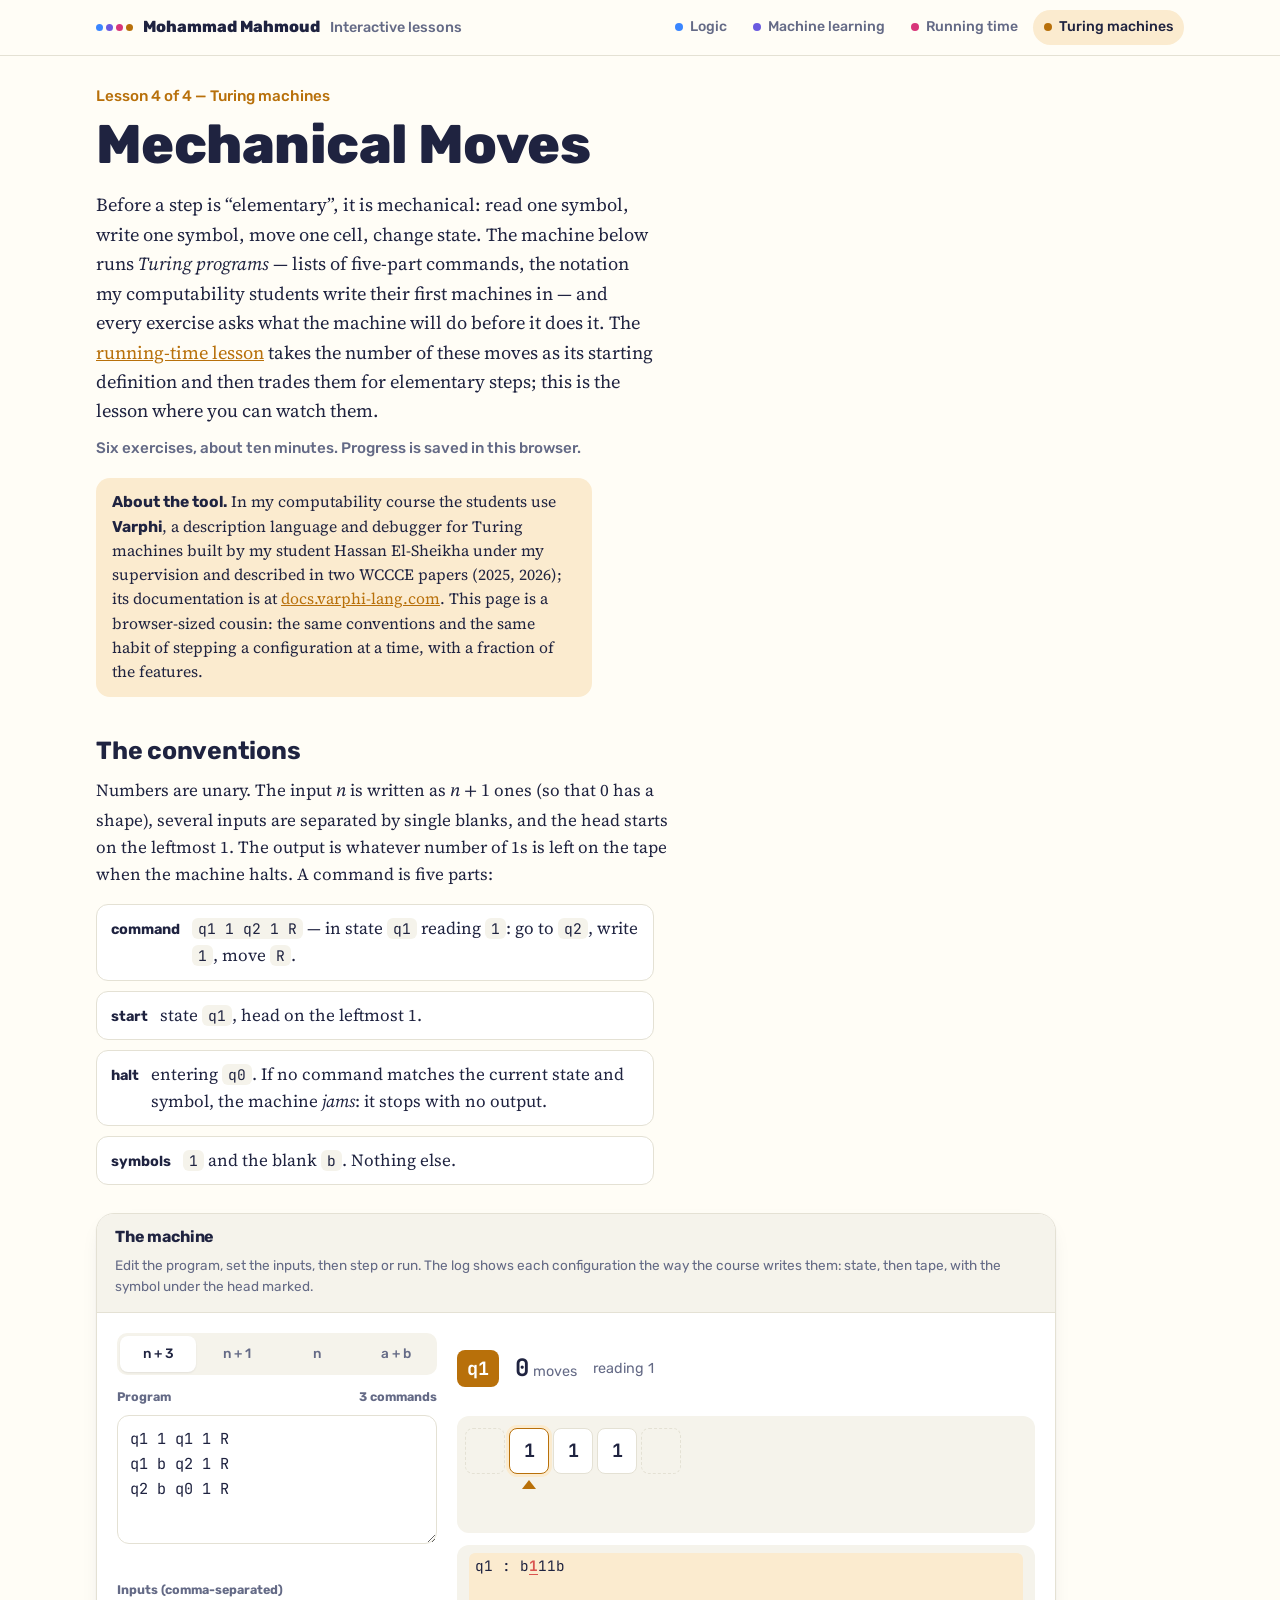
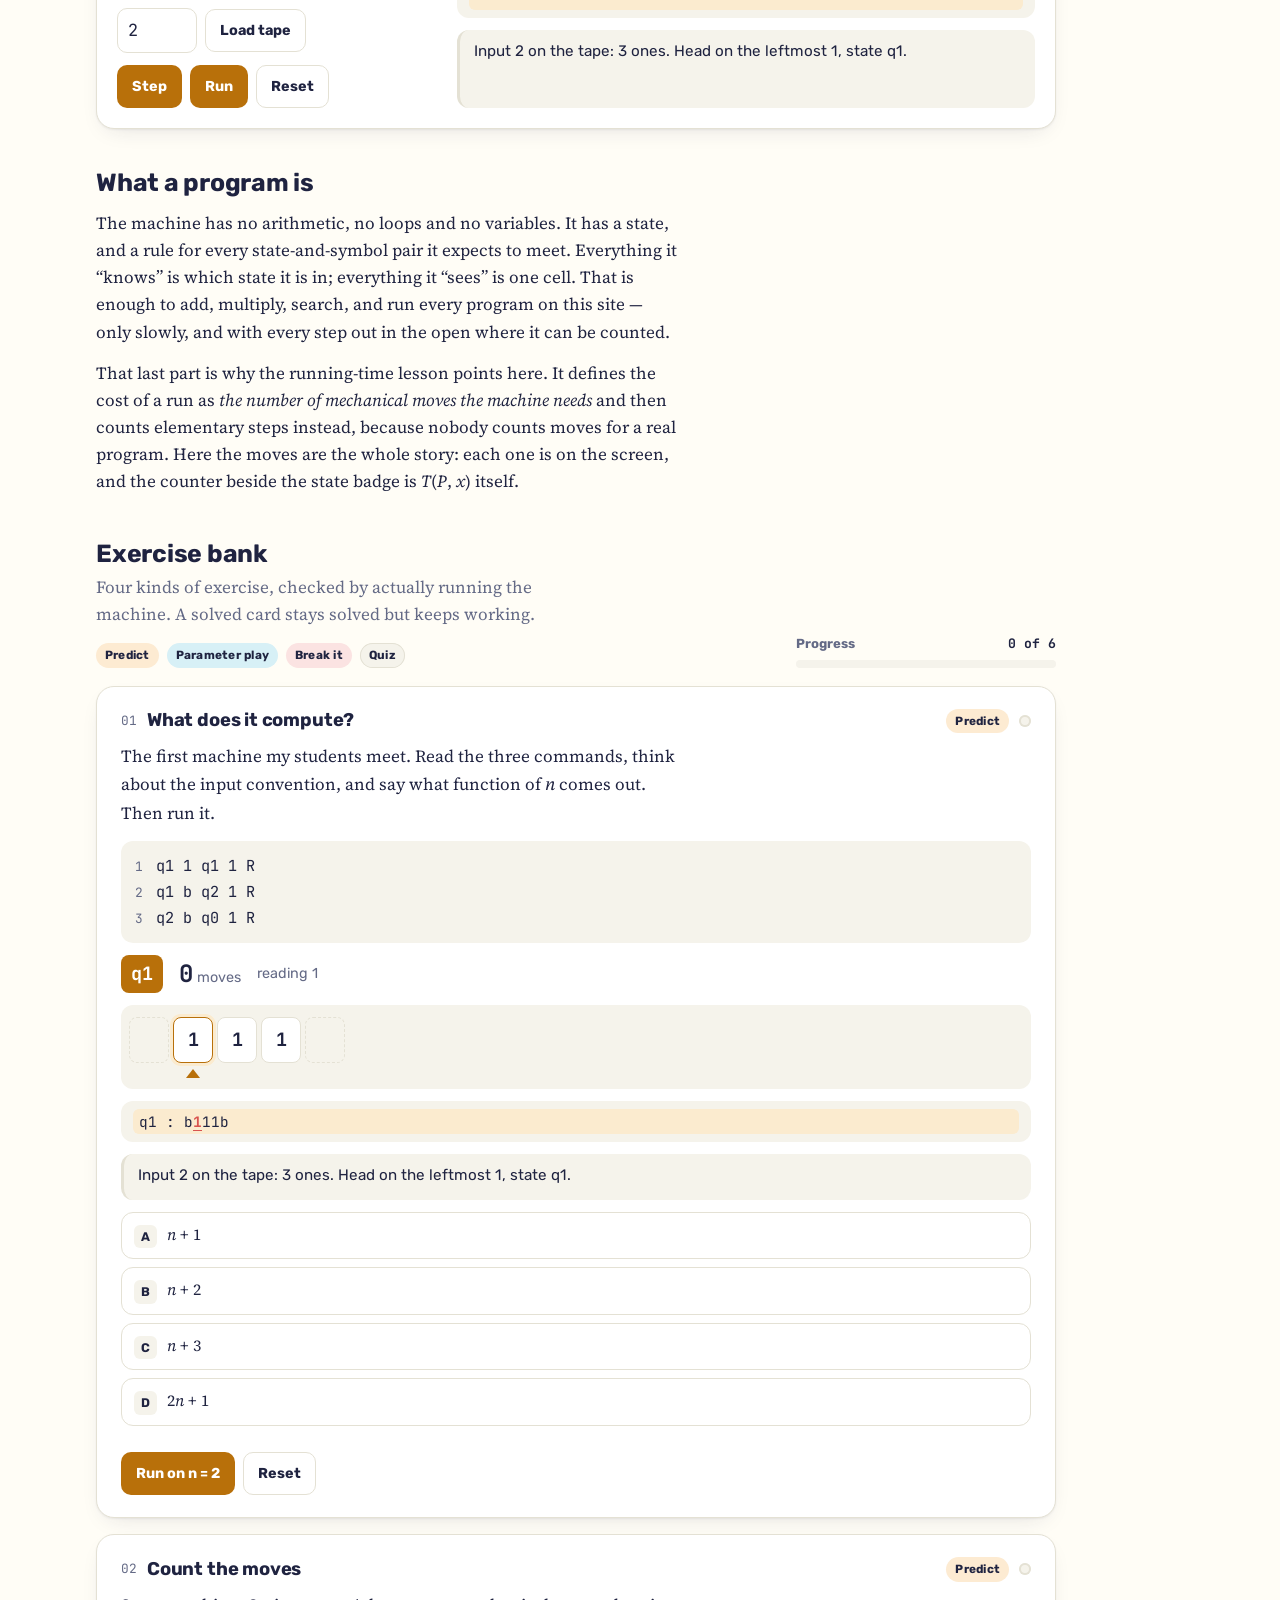
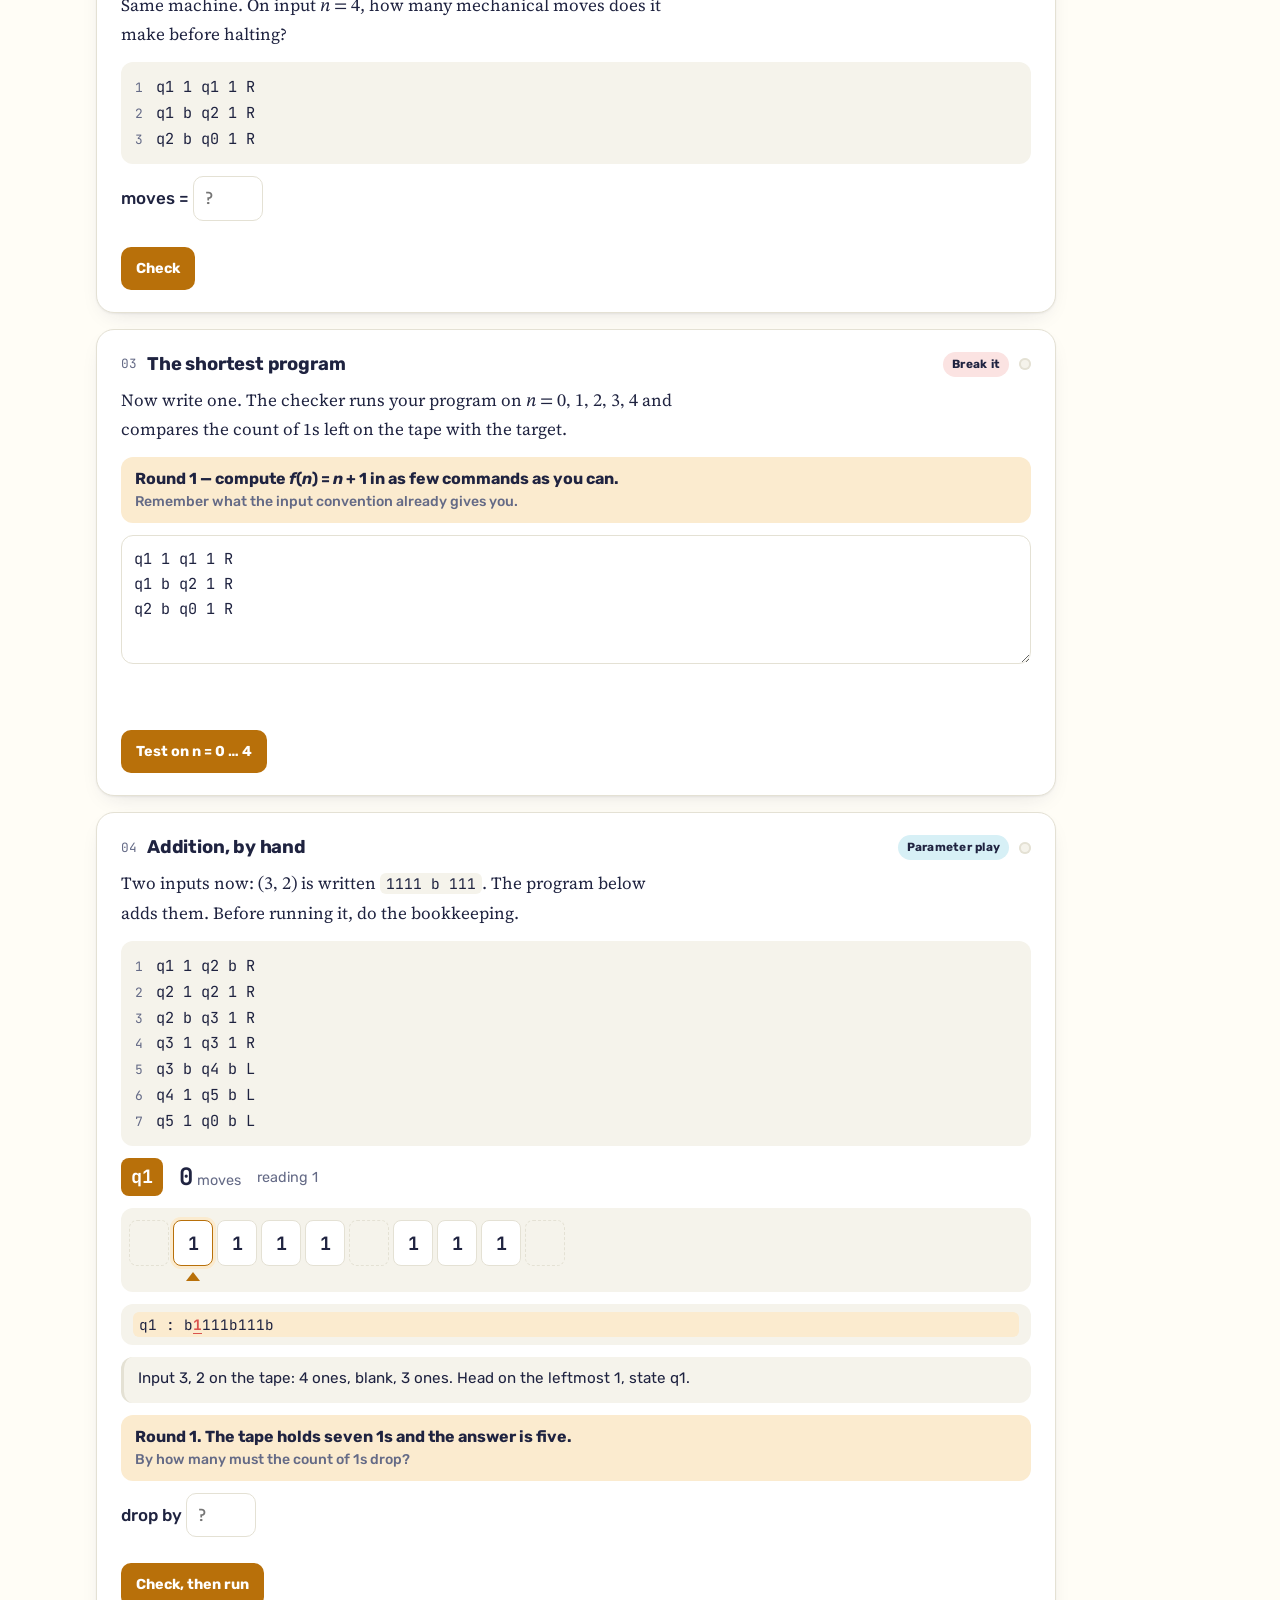
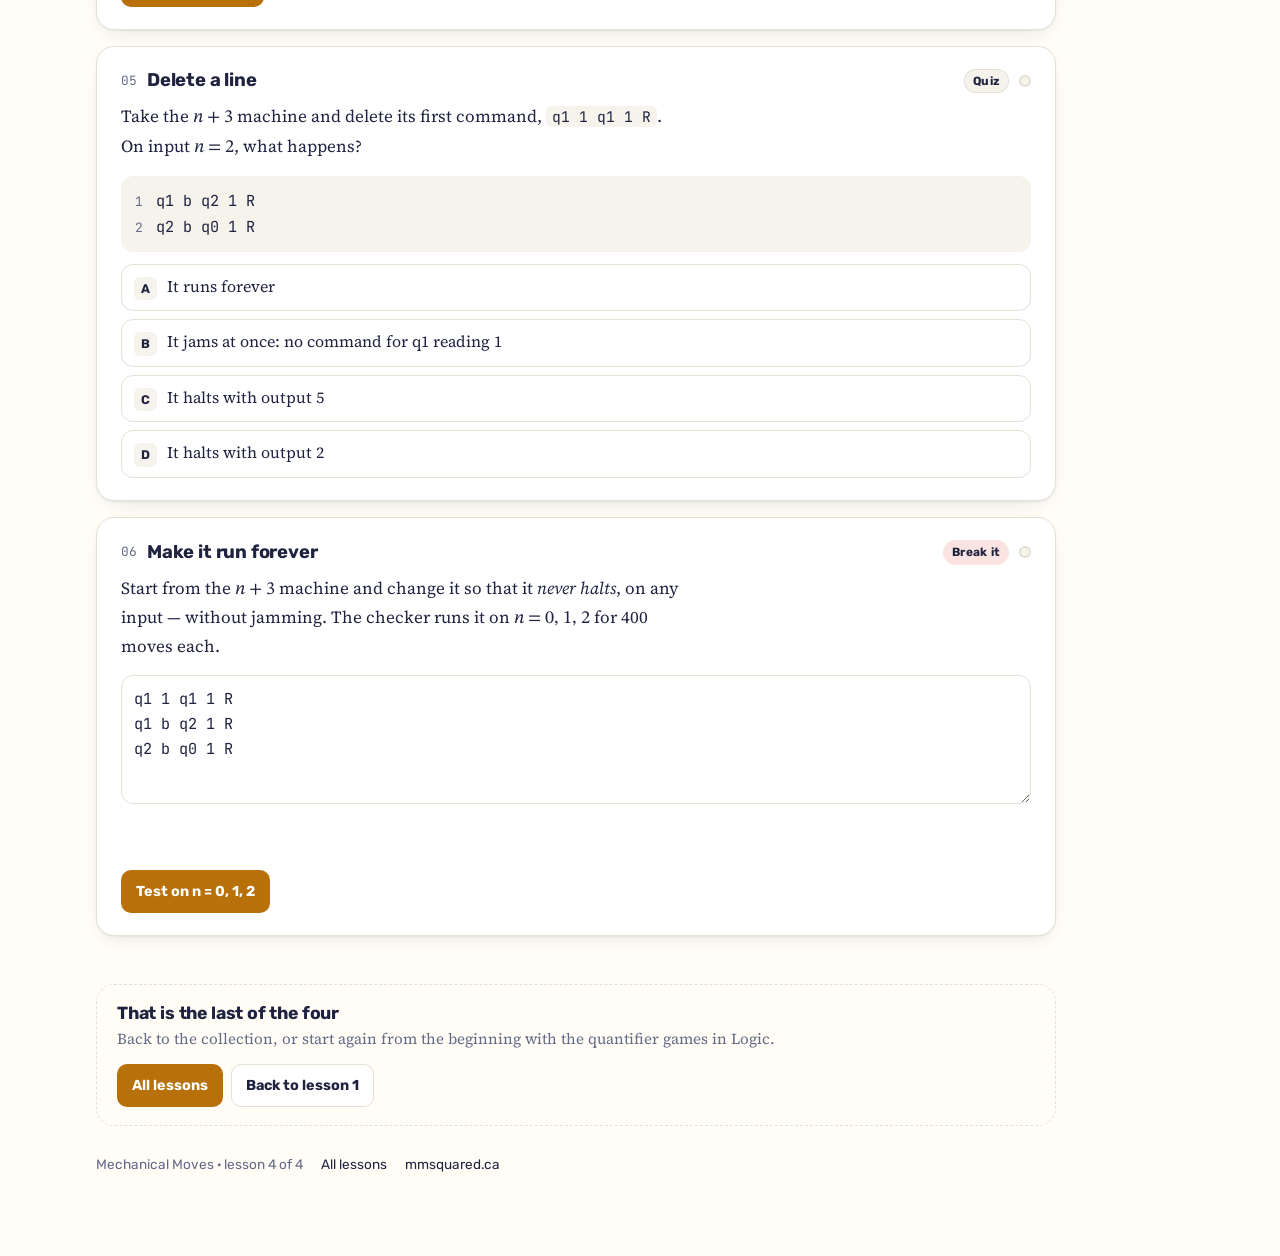
<file: lessons/turing.html>
<!doctype html>
<html lang="en">
<head>
<meta charset="utf-8">
<meta name="viewport" content="width=device-width,initial-scale=1,viewport-fit=cover">
<title>Mechanical Moves · Turing programs</title>
<meta name="description" content="Turing programs written as lines of commands, stepped one mechanical move at a time. What does this machine compute? Write the shortest program for n + 1. Six exercises, checked by running the machine.">
<link rel="preconnect" href="https://fonts.googleapis.com">
<link rel="preconnect" href="https://fonts.gstatic.com" crossorigin>
<link rel="stylesheet" href="https://fonts.googleapis.com/css2?family=Rubik:wght@500;700;800&family=Source+Serif+4:ital,opsz,wght@0,8..60,400;0,8..60,600;1,8..60,400&family=JetBrains+Mono:wght@500;700&family=STIX+Two+Text:ital,wght@0,400;0,600;1,400&display=swap">
<style>
/* Lesson 4 of the collection. Accent: amber. The tape, the head and the configuration log are the whole show. */
:root{
  --bg:#FFFDF6; --surface:#FFFFFF; --surface-2:#F5F3EB; --ink:#1F2340; --muted:#646A86; --line:#E4E1D4;
  --ok:#2E9E6B; --ok-soft:#DFF3E8; --bad:#D9534F; --bad-soft:#FBE3E2;
  --sand:#F0A24B; --sand-soft:#FDEBD2; --sea:#1FA7C4; --sea-soft:#D7F0F6;
  --logic:#3A86FF; --turing:#B8700A; --time:#D8367A; --ml:#6A5AE0;
  --accent:var(--turing); --accent-soft:#FBEBCF; --accent-ink:#FFFFFF;
  --display:'Rubik',system-ui,-apple-system,sans-serif; --body:'Source Serif 4',Georgia,'Times New Roman',serif; --mono:'JetBrains Mono',ui-monospace,SFMono-Regular,Menlo,monospace; --math:'STIX Two Text','Cambria Math','Times New Roman',serif;
  --radius:14px; --shadow:0 1px 2px rgba(31,35,64,.06),0 8px 24px -12px rgba(31,35,64,.18);
  color-scheme:light;
}
@media (prefers-color-scheme:dark){:root:not([data-theme="light"]){
  --bg:#15182B; --surface:#1D2138; --surface-2:#252A48; --ink:#F1F1F8; --muted:#A6AAC6; --line:#30355A;
  --ok:#4CC38A; --ok-soft:#1E3A2E; --bad:#F07178; --bad-soft:#4A2630; --sand:#F5B261; --sand-soft:#4A3522; --sea:#45C3DE; --sea-soft:#1E3E4A;
  --logic:#6AA3FF; --turing:#F2B544; --time:#FF6FB5; --ml:#9C8EFF; --accent-soft:#4A3410; --accent-ink:#15182B;
  --shadow:0 1px 2px rgba(0,0,0,.3),0 8px 24px -12px rgba(0,0,0,.5); color-scheme:dark}}
:root[data-theme="dark"]{
  --bg:#15182B; --surface:#1D2138; --surface-2:#252A48; --ink:#F1F1F8; --muted:#A6AAC6; --line:#30355A;
  --ok:#4CC38A; --ok-soft:#1E3A2E; --bad:#F07178; --bad-soft:#4A2630; --sand:#F5B261; --sand-soft:#4A3522; --sea:#45C3DE; --sea-soft:#1E3E4A;
  --logic:#6AA3FF; --turing:#F2B544; --time:#FF6FB5; --ml:#9C8EFF; --accent-soft:#4A3410; --accent-ink:#15182B;
  --shadow:0 1px 2px rgba(0,0,0,.3),0 8px 24px -12px rgba(0,0,0,.5); color-scheme:dark}

*{box-sizing:border-box}
[hidden]{display:none!important}
html{scroll-padding-top:76px}
body{margin:0;background:var(--bg);color:var(--ink);font-family:var(--body);font-size:17px;line-height:1.6;-webkit-font-smoothing:antialiased}
a{color:var(--accent)}
h1,h2,h3,h4{font-family:var(--display);line-height:1.15;margin:0;text-wrap:balance;letter-spacing:-.01em}
p{margin:0}
button{font:inherit;color:inherit}
:focus-visible{outline:3px solid var(--accent);outline-offset:2px;border-radius:6px}
.mono{font-family:var(--mono);font-variant-numeric:tabular-nums}
.fm{font-family:var(--math);font-size:1.08em}
.fm i{font-style:italic}
.fm sub{font-size:.7em;line-height:0}

/* Collection bar — identical on every page */
.cbar{position:sticky;top:0;z-index:20;background:var(--bg);border-bottom:1px solid var(--line)}
.cbar .in{max-width:1120px;margin:0 auto;padding:10px max(16px,env(safe-area-inset-left,0px)) 10px max(16px,env(safe-area-inset-right,0px));display:flex;align-items:center;justify-content:space-between;gap:16px}
.cbar .mark{display:flex;align-items:center;gap:10px;text-decoration:none;font-family:var(--display);font-weight:800;font-size:1rem;white-space:nowrap;color:var(--ink)}
.cbar .mark .dots{display:inline-grid;grid-template-columns:repeat(4,7px);gap:3px}
.cbar .mark .dots i{width:7px;height:7px;border-radius:50%;display:block}
.cbar .mark .dots i:nth-child(1){background:var(--logic)}.cbar .mark .dots i:nth-child(2){background:var(--ml)}.cbar .mark .dots i:nth-child(3){background:var(--time)}.cbar .mark .dots i:nth-child(4){background:var(--turing)}
.cbar .mark small{font-weight:500;color:var(--muted);font-size:.9rem}
.cbar nav{display:flex;gap:4px;overflow-x:auto;scrollbar-width:none;min-width:0}
.cbar nav::-webkit-scrollbar{display:none}
.cbar nav a{display:flex;align-items:center;gap:7px;padding:6px 11px;border-radius:999px;text-decoration:none;color:var(--muted);font-family:var(--display);font-weight:500;font-size:.88rem;white-space:nowrap}
.cbar nav a i{width:8px;height:8px;border-radius:50%;flex:0 0 auto}
.cbar nav a:hover{color:var(--ink);background:var(--surface-2)}
.cbar nav a[aria-current]{background:var(--accent-soft);color:var(--ink)}
@media (max-width:720px){.cbar .mark span.name{display:none}.cbar .mark small{display:none}}

.shell{max-width:1120px;margin:0 auto;padding:28px max(16px,env(safe-area-inset-left,0px)) 80px max(16px,env(safe-area-inset-right,0px))}
main{min-width:0;max-width:60rem}
.lesson-head .kicker{font-family:var(--display);font-weight:500;color:var(--accent);font-size:.95rem}
.lesson-head h1{font-size:clamp(2.1rem,6vw,3.4rem);font-weight:800;margin-top:6px}
.lede{font-size:1.15rem;max-width:62ch;margin-top:14px}
.lesson-head .meta{margin-top:10px;font-family:var(--display);font-weight:500;color:var(--muted);font-size:.95rem}
.credit{margin-top:18px;max-width:62ch;padding:12px 16px;border-radius:14px;background:var(--accent-soft);font-size:.98rem;line-height:1.55}
.credit b{font-family:var(--display)}
.prose{max-width:65ch;margin-top:40px}
.prose h2{font-size:1.55rem;font-weight:700;margin-bottom:12px}
.prose p{margin:0 0 14px}
.prose p:last-child{margin-bottom:0}
.k{font-family:var(--mono);font-size:.86em;background:var(--surface-2);padding:1px 6px;border-radius:6px;font-variant-numeric:tabular-nums}
.conv{display:grid;gap:10px;margin-top:16px;max-width:62ch}
.conv div{display:grid;grid-template-columns:auto minmax(0,1fr);gap:12px;align-items:baseline;padding:10px 14px;border-radius:12px;background:var(--surface);border:1px solid var(--line)}
.conv b{font-family:var(--display);font-size:.9rem;white-space:nowrap}
.conv .mono{font-size:.95em}

/* Bench */
.bench{margin-top:28px;background:var(--surface);border:1px solid var(--line);border-radius:18px;box-shadow:var(--shadow);overflow:hidden}
.bench-head{display:flex;flex-wrap:wrap;align-items:center;justify-content:space-between;gap:8px 16px;padding:14px 18px;border-bottom:1px solid var(--line);background:var(--surface-2)}
.bench-head h2{font-size:1rem;font-weight:700}
.bench-head .hint{font-family:var(--display);font-size:.85rem;color:var(--muted)}
.bench-body{display:grid;grid-template-columns:minmax(0,1fr);gap:16px;padding:16px}
@media (min-width:860px){.bench-body{grid-template-columns:320px minmax(0,1fr);gap:20px;padding:20px}}
.seg{display:flex;background:var(--surface-2);border-radius:10px;padding:3px;gap:3px;flex-wrap:wrap}
.seg button{flex:1;border:0;background:transparent;border-radius:8px;padding:7px 8px;font-family:var(--display);font-weight:500;font-size:.85rem;cursor:pointer;color:var(--muted);min-width:0;white-space:nowrap}
.seg button[aria-pressed="true"]{background:var(--surface);color:var(--ink);box-shadow:0 1px 2px rgba(0,0,0,.08)}
.ctl{display:grid;gap:8px}
.ctl .lbl{font-family:var(--display);font-weight:700;font-size:.78rem;color:var(--muted);display:flex;justify-content:space-between;align-items:baseline}
textarea.prog{font-family:var(--mono);font-size:.95rem;line-height:1.65;width:100%;min-height:8.5em;padding:10px 12px;border:1.5px solid var(--line);border-radius:12px;background:var(--surface);color:var(--ink);resize:vertical;tab-size:4}
textarea.prog:focus{border-color:var(--accent);outline:none}
.perr{font-family:var(--display);font-size:.85rem;color:var(--bad);min-height:1.2em}
.inrow{display:flex;gap:8px;align-items:center;flex-wrap:wrap}
.inrow input{font:inherit;font-family:var(--mono);font-size:1.05rem;width:8ch;padding:8px 10px;border:1.5px solid var(--line);border-radius:10px;background:var(--surface);color:var(--ink)}
.inrow input:focus{border-color:var(--accent);outline:none}
.btn{border:1px solid var(--line);background:var(--surface);border-radius:10px;padding:9px 14px;font-family:var(--display);font-weight:700;font-size:.9rem;cursor:pointer;display:inline-flex;align-items:center;gap:8px;color:var(--ink);text-decoration:none}
.btn:hover:not([disabled]){background:var(--surface-2)}
.btn.primary{background:var(--accent);color:var(--accent-ink);border-color:transparent}
.btn.primary:hover:not([disabled]){filter:brightness(1.06);background:var(--accent)}
.btn[disabled]{opacity:.5;cursor:default}
.btn-row{display:flex;gap:8px;flex-wrap:wrap;align-items:center}

/* Machine view: tape, state, moves, configuration log */
.mv{display:grid;gap:12px;min-width:0}
.mstate{display:flex;gap:16px;align-items:center;flex-wrap:wrap;font-family:var(--display);font-size:.9rem;color:var(--muted)}
.mstate .st{font-family:var(--mono);font-size:1.15rem;font-weight:700;background:var(--accent);color:var(--accent-ink);padding:4px 10px;border-radius:8px}
.mstate .st.halt{background:var(--ok);color:#fff} .mstate .st.jam{background:var(--bad);color:#fff}
.mstate .mv-n{font-family:var(--mono);font-size:1.5rem;font-weight:700;color:var(--ink);font-variant-numeric:tabular-nums}
.tape{display:flex;gap:4px;overflow-x:auto;padding:12px 8px 26px;background:var(--surface-2);border-radius:12px;scrollbar-width:thin}
.tape .cell{flex:0 0 40px;height:46px;border:1.5px solid var(--line);border-radius:8px;display:grid;place-items:center;font-family:var(--mono);font-size:1.15rem;font-weight:700;background:var(--surface);position:relative;transition:border-color .15s,box-shadow .15s}
.tape .cell.blank{color:transparent;border-style:dashed;background:transparent}
.tape .cell.head{border-color:var(--accent);box-shadow:0 0 0 3px var(--accent-soft)}
.tape .cell.head::after{content:"";position:absolute;left:50%;bottom:-16px;transform:translateX(-50%);border:7px solid transparent;border-bottom:9px solid var(--accent)}
.tape .cell.wrote{animation:pop .3s}
@keyframes pop{0%{transform:scale(1)}50%{transform:scale(1.15)}100%{transform:scale(1)}}
.clog{font-family:var(--mono);font-size:.9rem;line-height:1.75;background:var(--surface-2);border-radius:12px;padding:8px 12px;max-height:200px;overflow:auto;display:grid;gap:1px}
.clog div{padding:0 6px;border-radius:6px;white-space:nowrap}
.clog .rd{color:var(--bad);font-weight:700;text-decoration:underline;text-underline-offset:3px}
.clog .now{background:var(--accent-soft)}
.clog .note{font-family:var(--display);color:var(--muted);font-size:.85rem}
.out{border-radius:12px;padding:10px 14px;background:var(--surface-2);font-family:var(--display);font-size:.95rem;line-height:1.5;border-left:3px solid var(--line);min-height:3em}
.out.halt{border-left-color:var(--ok);background:var(--ok-soft)} .out.jam{border-left-color:var(--bad);background:var(--bad-soft)} .out.run{border-left-color:var(--accent)}
.out b{font-weight:700}
pre.code{margin:0;font-family:var(--mono);font-size:.95rem;line-height:1.7;background:var(--surface-2);border-radius:12px;padding:12px 14px;overflow-x:auto;white-space:pre}
pre.code .ln{display:inline-block;width:1.6em;color:var(--muted);font-size:.85em;user-select:none}
pre.code .hl{background:var(--accent-soft);border-radius:4px;padding:1px 4px;margin:0 -4px}
pre.code .cm{color:var(--muted)}

/* Exercise bank */
.bank-head{margin-top:44px;display:flex;flex-wrap:wrap;align-items:end;justify-content:space-between;gap:12px 24px}
.bank-head h2{font-size:1.55rem}
.bank-head p{margin:6px 0 0;color:var(--muted);max-width:52ch}
.progress{min-width:min(100%,260px)}
.progress .lbl{font-family:var(--display);font-weight:700;font-size:.82rem;color:var(--muted);display:flex;justify-content:space-between}
.progress .lbl output{font-family:var(--mono);color:var(--ink);font-variant-numeric:tabular-nums}
.progress .bar{height:8px;border-radius:999px;background:var(--surface-2);margin-top:6px;overflow:hidden}
.progress .bar i{display:block;height:100%;width:0;background:linear-gradient(90deg,var(--sand),var(--accent),var(--sea));border-radius:999px;transition:width .4s ease}
.types{display:flex;gap:8px;flex-wrap:wrap;margin-top:14px}
.chip{font-family:var(--display);font-weight:700;font-size:.74rem;letter-spacing:.02em;padding:3px 9px;border-radius:999px;background:var(--surface-2);color:var(--ink);white-space:nowrap}
.chip.predict{background:var(--sand-soft)}.chip.play{background:var(--sea-soft)}.chip.break{background:var(--bad-soft)}.chip.quiz{background:var(--surface-2);box-shadow:inset 0 0 0 1px var(--line)}
.exlist{display:flex;flex-direction:column;gap:16px;margin-top:18px}
.xc{background:var(--surface);border:1px solid var(--line);border-radius:18px;padding:18px;box-shadow:var(--shadow);scroll-margin-top:84px}
@media (min-width:760px){.xc{padding:22px 24px}}
.ex-head{display:flex;align-items:center;gap:10px;flex-wrap:wrap}
.ex-meta{display:inline-flex;align-items:center;gap:10px;margin-left:auto}
.ex-head .n{font-family:var(--mono);font-size:.8rem;color:var(--muted);font-variant-numeric:tabular-nums}
.ex-head h3{font-size:1.15rem;font-weight:700;flex:1 1 auto;min-width:0}
.dot{width:12px;height:12px;border-radius:50%;background:var(--surface-2);box-shadow:inset 0 0 0 2px var(--line);flex:0 0 auto}
.xc[data-state="ok"] .dot{background:var(--ok);box-shadow:none}
.xc[data-state="retry"] .dot{background:var(--bad-soft);box-shadow:inset 0 0 0 2px var(--bad)}
.xc[data-state="ok"]{border-color:color-mix(in srgb,var(--ok) 45%,var(--line))}
.xc .prompt{margin:10px 0 0;max-width:62ch}
.ex-body{margin-top:14px;display:grid;gap:12px}
.ask{font-family:var(--display);font-weight:700;font-size:1rem;padding:10px 14px;border-radius:12px;background:var(--accent-soft);line-height:1.45}
.ask small{display:block;font-weight:500;color:var(--muted);font-size:.88rem;margin-top:2px}
.opts{display:grid;gap:8px;grid-template-columns:1fr}
@media (min-width:560px){.opts.two{grid-template-columns:1fr 1fr}}
.opt{display:flex;align-items:flex-start;gap:10px;text-align:left;border:1.5px solid var(--line);background:var(--surface);border-radius:12px;padding:10px 12px;cursor:pointer;font-family:var(--body);font-size:1rem;line-height:1.4;color:var(--ink)}
.opt:hover:not(:disabled){background:var(--surface-2)}
.opt .key{font-family:var(--display);font-weight:700;font-size:.78rem;background:var(--surface-2);border-radius:6px;padding:3px 7px;flex:0 0 auto;margin-top:2px}
.opt.correct{border-color:var(--ok);background:var(--ok-soft)} .opt.correct .key{background:var(--ok);color:#fff}
.opt.wrong{border-color:var(--bad);background:var(--bad-soft)} .opt.wrong .key{background:var(--bad);color:#fff}
.opt:disabled{cursor:default}
.numin{display:flex;align-items:center;gap:8px;font-family:var(--display);font-weight:500;flex-wrap:wrap}
.numin input{font:inherit;font-family:var(--mono);font-size:1.05rem;width:7ch;padding:8px 10px;border:1.5px solid var(--line);border-radius:10px;background:var(--surface);color:var(--ink)}
.numin input:focus{border-color:var(--accent);outline:none}
.ex-actions{display:flex;gap:8px;flex-wrap:wrap;margin-top:14px;align-items:center}
.feedback{margin-top:14px;padding:12px 14px;border-radius:12px;background:var(--surface-2);font-size:.98rem;line-height:1.5;border-left:3px solid var(--line)}
.feedback.ok{border-left-color:var(--ok);background:var(--ok-soft)}
.feedback.bad{border-left-color:var(--bad);background:var(--bad-soft)}
.feedback b{font-family:var(--display)}
.tests{display:grid;grid-template-columns:repeat(5,minmax(0,1fr));gap:6px}
.tests div{border-radius:10px;padding:8px 6px;text-align:center;font-family:var(--mono);font-size:.85rem;background:var(--surface-2);border:1.5px solid var(--line);line-height:1.4}
.tests div b{display:block;font-family:var(--display);font-size:.72rem;color:var(--muted);font-weight:700}
.tests div.pass{border-color:var(--ok);background:var(--ok-soft)} .tests div.fail{border-color:var(--bad);background:var(--bad-soft)}
.next{margin-top:48px;border:1px dashed var(--line);border-radius:18px;padding:18px 20px;display:flex;flex-wrap:wrap;justify-content:space-between;align-items:center;gap:12px}
.next h2{font-size:1.1rem}
.next p{margin:4px 0 0;color:var(--muted);font-size:.95rem}
footer.colophon{margin-top:28px;color:var(--muted);font-size:.85rem;font-family:var(--display);display:flex;flex-wrap:wrap;gap:8px 18px}
footer.colophon a{color:var(--ink);text-decoration:none}
@media (prefers-reduced-motion:reduce){*{transition:none!important;animation:none!important}}
</style>
</head>
<body>

<div class="cbar"><div class="in">
  <a class="mark" href="index.html"><span class="dots" aria-hidden="true"><i></i><i></i><i></i><i></i></span><span class="name">Mohammad Mahmoud</span> <small>Interactive lessons</small></a>
  <nav aria-label="Lessons">
    <a href="logic.html"><i style="background:var(--logic)"></i>Logic</a>
    <a href="ml.html"><i style="background:var(--ml)"></i>Machine learning</a>
    <a href="running-time.html"><i style="background:var(--time)"></i>Running time</a>
    <a href="turing.html" aria-current="page"><i style="background:var(--turing)"></i>Turing machines</a>
  </nav>
</div></div>

<div class="shell"><main>
<header class="lesson-head">
  <p class="kicker">Lesson 4 of 4 — Turing machines</p>
  <h1>Mechanical Moves</h1>
  <p class="lede">Before a step is “elementary”, it is mechanical: read one symbol, write one symbol, move one cell, change state. The machine below runs <em>Turing programs</em> — lists of five-part commands, the notation my computability students write their first machines in — and every exercise asks what the machine will do before it does it. The <a href="running-time.html">running-time lesson</a> takes the number of these moves as its starting definition and then trades them for elementary steps; this is the lesson where you can watch them.</p>
  <p class="meta">Six exercises, about ten minutes. Progress is saved in this browser.</p>
  <div class="credit"><b>About the tool.</b> In my computability course the students use <b>Varphi</b>, a description language and debugger for Turing machines built by my student Hassan El-Sheikha under my supervision and described in two WCCCE papers (2025, 2026); its documentation is at <a href="https://docs.varphi-lang.com">docs.varphi-lang.com</a>. This page is a browser-sized cousin: the same conventions and the same habit of stepping a configuration at a time, with a fraction of the features.</div>
</header>

<section class="prose" id="conventions">
  <h2>The conventions</h2>
  <p>Numbers are unary. The input <span class="fm"><i>n</i></span> is written as <span class="fm"><i>n</i> + 1</span> ones (so that 0 has a shape), several inputs are separated by single blanks, and the head starts on the leftmost 1. The output is whatever number of 1s is left on the tape when the machine halts. A command is five parts:</p>
  <div class="conv">
    <div><b>command</b><span><span class="k">q1 1 q2 1 R</span> — in state <span class="k">q1</span> reading <span class="k">1</span>: go to <span class="k">q2</span>, write <span class="k">1</span>, move <span class="k">R</span>.</span></div>
    <div><b>start</b><span>state <span class="k">q1</span>, head on the leftmost 1.</span></div>
    <div><b>halt</b><span>entering <span class="k">q0</span>. If no command matches the current state and symbol, the machine <em>jams</em>: it stops with no output.</span></div>
    <div><b>symbols</b><span><span class="k">1</span> and the blank <span class="k">b</span>. Nothing else.</span></div>
  </div>
</section>

<section class="bench" id="playground" aria-label="The machine">
  <div class="bench-head"><h2>The machine</h2><span class="hint">Edit the program, set the inputs, then step or run. The log shows each configuration the way the course writes them: state, then tape, with the symbol under the head marked.</span></div>
  <div class="bench-body">
    <div class="ctl" style="gap:12px">
      <div class="seg" role="group" aria-label="Example programs" id="exSeg">
        <button type="button" data-ex="plus3" aria-pressed="true">n + 3</button>
        <button type="button" data-ex="plus1" aria-pressed="false">n + 1</button>
        <button type="button" data-ex="ident" aria-pressed="false">n</button>
        <button type="button" data-ex="add" aria-pressed="false">a + b</button>
      </div>
      <div class="ctl"><span class="lbl"><span>Program</span><span id="progCount"></span></span><textarea class="prog" id="prog" spellcheck="false" aria-label="Turing program"></textarea><div class="perr" id="perr"></div></div>
      <div class="ctl"><span class="lbl"><span>Inputs (comma-separated)</span></span><div class="inrow"><input type="text" id="inputs" value="2" aria-label="inputs"><button type="button" class="btn" id="loadBtn">Load tape</button></div></div>
      <div class="btn-row"><button type="button" class="btn primary" id="stepBtn">Step</button><button type="button" class="btn primary" id="runBtn">Run</button><button type="button" class="btn" id="resetBtn">Reset</button></div>
    </div>
    <div class="mv" id="benchMV"></div>
  </div>
</section>

<section class="prose">
  <h2>What a program is</h2>
  <p>The machine has no arithmetic, no loops and no variables. It has a state, and a rule for every state-and-symbol pair it expects to meet. Everything it “knows” is which state it is in; everything it “sees” is one cell. That is enough to add, multiply, search, and run every program on this site — only slowly, and with every step out in the open where it can be counted.</p>
  <p>That last part is why the running-time lesson points here. It defines the cost of a run as <em>the number of mechanical moves the machine needs</em> and then counts elementary steps instead, because nobody counts moves for a real program. Here the moves are the whole story: each one is on the screen, and the counter beside the state badge is <i>T</i>(<i>P</i>, <i>x</i>) itself.</p>
</section>

<div class="bank-head" id="exercises">
  <div><h2>Exercise bank</h2><p>Four kinds of exercise, checked by actually running the machine. A solved card stays solved but keeps working.</p>
    <div class="types"><span class="chip predict">Predict</span><span class="chip play">Parameter play</span><span class="chip break">Break it</span><span class="chip quiz">Quiz</span></div></div>
  <div class="progress"><div class="lbl">Progress <output id="progOut">0 of 6</output></div><div class="bar"><i id="progBar"></i></div></div>
</div>
<div class="exlist" id="listA"></div>

<aside class="next">
  <div><h2>That is the last of the four</h2><p>Back to the collection, or start again from the beginning with the quantifier games in Logic.</p></div>
  <div class="btn-row"><a class="btn primary" href="index.html">All lessons</a><a class="btn" href="logic.html">Back to lesson 1</a></div>
</aside>
<footer class="colophon"><span>Mechanical Moves · lesson 4 of 4</span><a href="index.html">All lessons</a><a href="../index.html">mmsquared.ca</a></footer>
</main></div>

<script>
(function(){
'use strict';
const $=(s,r)=>(r||document).querySelector(s);
const esc=s=>String(s).replace(/&/g,'&amp;').replace(/</g,'&lt;').replace(/>/g,'&gt;');
const reduced=matchMedia('(prefers-reduced-motion: reduce)').matches;
const wait=ms=>new Promise(r=>setTimeout(r,reduced?0:ms));

/* ───────── programs ───────── */
const PROGRAMS={
  plus3:'q1 1 q1 1 R\nq1 b q2 1 R\nq2 b q0 1 R',
  plus1:'q1 1 q0 1 R',
  ident:'q1 1 q0 b R',
  add:'q1 1 q2 b R\nq2 1 q2 1 R\nq2 b q3 1 R\nq3 1 q3 1 R\nq3 b q4 b L\nq4 1 q5 b L\nq5 1 q0 b L'
};

/* ───────── parser: five parts per line, deterministic ───────── */
function parse(text){
  const rules=new Map(), errors=[]; let count=0;
  text.split('\n').forEach((raw,li)=>{
    const s=raw.trim(); if(!s||s.startsWith('#')) return;
    const t=s.split(/\s+/);
    if(t.length!==5){ errors.push('line '+(li+1)+': a command has five parts — state, read, next state, write, move'); return; }
    const [st,rd,nx,wr,mv]=t;
    if(!/^q\d+$/.test(st)||!/^q\d+$/.test(nx)){ errors.push('line '+(li+1)+': states are written q0, q1, q2 …'); return; }
    if(!/^[1b]$/.test(rd)||!/^[1b]$/.test(wr)){ errors.push('line '+(li+1)+': symbols are 1 or b'); return; }
    if(!/^[LR]$/.test(mv)){ errors.push('line '+(li+1)+': the move is L or R'); return; }
    if(st==='q0'){ errors.push('line '+(li+1)+': q0 is the halting state — nothing runs from it'); return; }
    const key=st+'|'+rd;
    if(rules.has(key)){ errors.push('line '+(li+1)+': a second command for '+st+' reading '+rd+' — the machine must be deterministic'); return; }
    rules.set(key,{next:nx,write:wr,move:mv,line:li+1,src:s}); count++;
  });
  return {rules,errors,count};
}
function makeTape(inputs){ const tape=new Map(); let p=0; inputs.forEach((n,k)=>{ for(let i=0;i<=n;i++) tape.set(p++,'1'); if(k<inputs.length-1) p++; }); return tape; }
function parseInputs(str){ const xs=String(str).split(/[,\s]+/).filter(Boolean).map(x=>parseInt(x,10)); if(!xs.length||xs.some(x=>!Number.isFinite(x)||x<0||x>30)) return null; return xs; }

/* ───────── the machine ───────── */
class Machine{
  constructor(rules, inputs){ this.rules=rules; this.inputs=inputs; this.tape=makeTape(inputs); this.head=0; this.state='q1'; this.moves=0; this.status='ready'; this.last=null; this.history=[this.config()]; }
  read(){ return this.tape.get(this.head)||'b'; }
  step(){
    if(this.status==='halt'||this.status==='jam') return this.status;
    const r=this.rules.get(this.state+'|'+this.read());
    if(!r){ this.status='jam'; this.last=null; return 'jam'; }
    if(r.write==='b') this.tape.delete(this.head); else this.tape.set(this.head,'1');
    this.wrote=this.head; this.head+=r.move==='R'?1:-1; this.state=r.next; this.moves++; this.last=r;
    this.status=this.state==='q0'?'halt':'running'; this.history.push(this.config()); return this.status;
  }
  ones(){ let c=0; for(const v of this.tape.values()) if(v==='1') c++; return c; }
  bounds(){ let lo=Math.min(0,this.head), hi=Math.max(0,this.head); for(const k of this.tape.keys()){ if(k<lo) lo=k; if(k>hi) hi=k; } return [lo-1,hi+1]; }
  config(){ const [lo,hi]=this.bounds(); let s=''; for(let p=lo;p<=hi;p++){ const c=this.tape.get(p)||'b'; s+=(p===this.head)?'['+c+']':c; } return this.state+' : '+s; }
}
function runTo(rules, inputs, limit){ const m=new Machine(rules,inputs); while(m.status!=='halt'&&m.status!=='jam'&&m.moves<limit) m.step(); return m; }

/* ───────── machine view ───────── */
function machineView(host, opts){
  opts=opts||{}; host.classList.add('mv');
  host.innerHTML='<div class="mstate"><span class="st">q1</span><span><span class="mv-n">0</span> moves</span><span class="rd"></span></div><div class="tape" aria-label="tape"></div>'+(opts.log===false?'':'<div class="clog" aria-label="configurations"></div>')+'<div class="out">Load a tape to begin.</div>';
  const stEl=$('.st',host), nEl=$('.mv-n',host), rdEl=$('.rd',host), tapeEl=$('.tape',host), logEl=$('.clog',host), outEl=$('.out',host);
  let m=null, timer=null;
  function render(){
    if(!m){ tapeEl.innerHTML=''; return; }
    const [lo,hi]=m.bounds(); let h='';
    for(let p=Math.min(lo,-1);p<=Math.max(hi,1);p++){ const c=m.tape.get(p)||'b'; h+='<div class="cell'+(c==='b'?' blank':'')+(p===m.head?' head':'')+(p===m.wrote&&m.last?' wrote':'')+'" data-p="'+p+'">'+c+'</div>'; }
    tapeEl.innerHTML=h;
    const headCell=tapeEl.querySelector('.cell.head'); if(headCell&&headCell.scrollIntoView){ const r=headCell.getBoundingClientRect(), t=tapeEl.getBoundingClientRect(); if(r.left<t.left||r.right>t.right) headCell.scrollIntoView({inline:'center',block:'nearest',behavior:reduced?'auto':'smooth'}); }
    stEl.textContent=m.state; stEl.className='st'+(m.status==='halt'?' halt':m.status==='jam'?' jam':''); nEl.textContent=m.moves;
    rdEl.textContent=m.status==='halt'?'halted':m.status==='jam'?'jammed':'reading '+m.read();
    if(logEl){ logEl.innerHTML=m.history.map((c,i)=>'<div'+(i===m.history.length-1?' class="now"':'')+'>'+esc(c).replace(/\[(.)\]/,'<span class="rd">$1</span>')+'</div>').join('')+(m.status==='jam'?'<div class="note">no command for '+m.state+' reading '+m.read()+' — jam</div>':''); logEl.scrollTop=logEl.scrollHeight; }
    if(m.status==='halt'){ outEl.className='out halt'; outEl.innerHTML='<b>Halted in q0 after '+m.moves+' move'+(m.moves===1?'':'s')+'.</b> Ones on the tape: '+m.ones()+' — output <b>'+m.ones()+'</b>.'; }
    else if(m.status==='jam'){ outEl.className='out jam'; outEl.innerHTML='<b>Jammed after '+m.moves+' move'+(m.moves===1?'':'s')+':</b> no command for '+m.state+' reading '+m.read()+'. No output.'; }
    else if(m.last){ outEl.className='out run'; outEl.innerHTML='Applied <span class="mono">'+esc(m.last.src)+'</span>: wrote '+m.last.write+', moved '+m.last.move+', now in '+m.state+'.'; }
    else { outEl.className='out'; outEl.innerHTML='Input '+m.inputs.map(x=>x).join(', ')+' on the tape: '+m.inputs.map(x=>(x+1)+' one'+(x?'s':'')).join(', blank, ')+'. Head on the leftmost 1, state q1.'; }
  }
  return {
    load(rules, inputs){ this.stop(); m=new Machine(rules,inputs); render(); return m; },
    step(){ if(!m) return null; const s=m.step(); render(); return s; },
    async run(limit, ms){ if(!m) return null; this.stop(); limit=limit||400; let stopped=false; const self=this; await new Promise(res=>{ const tick=()=>{ if(stopped||!m){ res(); return; } if(m.status==='halt'||m.status==='jam'){ res(); return; } if(m.moves>=limit){ outEl.className='out jam'; outEl.innerHTML='<b>Stopped after '+limit+' moves.</b> This machine may never halt.'; res(); return; } m.step(); render(); timer=setTimeout(tick, reduced?0:(ms||220)); }; tick(); }); return m; },
    stop(){ if(timer){ clearTimeout(timer); timer=null; } },
    get machine(){ return m; }, render
  };
}
const parseWithSrc=parse;

/* ───────── bench ───────── */
const bench=machineView($('#benchMV'));
const progEl=$('#prog'), perr=$('#perr');
function benchParse(){ const p=parseWithSrc(progEl.value); perr.textContent=p.errors[0]||''; $('#progCount').textContent=p.count+' command'+(p.count===1?'':'s'); return p; }
function benchLoad(){ const p=benchParse(); const xs=parseInputs($('#inputs').value); if(!xs){ perr.textContent='inputs are whole numbers from 0 to 30, separated by commas'; return null; } return bench.load(p.rules, xs); }
$('#exSeg').addEventListener('click',e=>{ const b=e.target.closest('button'); if(!b) return; document.querySelectorAll('#exSeg button').forEach(x=>x.setAttribute('aria-pressed',String(x===b))); progEl.value=PROGRAMS[b.dataset.ex]; $('#inputs').value=b.dataset.ex==='add'?'3, 2':'2'; benchLoad(); });
progEl.addEventListener('input',()=>{ benchParse(); });
$('#loadBtn').addEventListener('click',benchLoad);
$('#resetBtn').addEventListener('click',benchLoad);
$('#stepBtn').addEventListener('click',()=>{ if(!bench.machine) benchLoad(); bench.step(); });
$('#runBtn').addEventListener('click',()=>{ if(!bench.machine||bench.machine.status==='halt'||bench.machine.status==='jam') benchLoad(); bench.run(400); });
progEl.value=PROGRAMS.plus3; benchLoad();

/* ───────── progress ───────── */
const STORE='mechanical-moves-v1'; let progress={};
try{ progress=JSON.parse(localStorage.getItem(STORE)||'{}')||{}; }catch(e){ progress={}; }
const save=()=>{ try{ localStorage.setItem(STORE,JSON.stringify(progress)); }catch(e){} };
const TOTAL=6;
function updateProgress(){ const n=Object.values(progress).filter(Boolean).length; $('#progOut').textContent=n+' of '+TOTAL; $('#progBar').style.width=(100*n/TOTAL)+'%'; }

/* ───────── card scaffolding ───────── */
const KINDS={predict:'Predict',play:'Parameter play',break:'Break it',quiz:'Quiz'};
let counter=0;
function card(ex, list){
  const el=document.createElement('article'); el.className='xc'; el.id=ex.id; el.dataset.state=progress[ex.id]?'ok':'';
  const n=++counter;
  el.innerHTML='<div class="ex-head"><span class="n">'+String(n).padStart(2,'0')+'</span><h3>'+ex.title+'</h3><span class="ex-meta"><span class="chip '+ex.kind+'">'+KINDS[ex.kind]+'</span><span class="dot" aria-hidden="true"></span></span></div><p class="prompt">'+ex.prompt+'</p><div class="ex-body"></div><div class="feedback" hidden></div>';
  const body=$('.ex-body',el), fb=$('.feedback',el);
  const api={ el, body,
    ok(html){ fb.hidden=false; fb.className='feedback ok'; fb.innerHTML=html; el.dataset.state='ok'; if(!progress[ex.id]){ progress[ex.id]=true; save(); updateProgress(); } },
    no(html){ fb.hidden=false; fb.className='feedback bad'; fb.innerHTML=html; if(el.dataset.state!=='ok') el.dataset.state='retry'; },
    info(html){ fb.hidden=false; fb.className='feedback'; fb.innerHTML=html; } };
  ex.build(body, api); list.appendChild(el);
}
function ask(body, html){ const d=document.createElement('div'); d.className='ask'; d.innerHTML=html; body.appendChild(d); return d; }
function actions(body, ...btns){ const row=document.createElement('div'); row.className='ex-actions'; btns.forEach(b=>row.appendChild(b)); body.appendChild(row); return row; }
function button(label, cls){ const b=document.createElement('button'); b.type='button'; b.className='btn'+(cls?' '+cls:''); b.textContent=label; return b; }
function numin(body, label){ const w=document.createElement('div'); w.className='numin'; w.innerHTML='<label>'+label+' <input type="number" inputmode="numeric" step="1" placeholder="?"></label>'; body.appendChild(w); return $('input',w); }
function options(body, opts, onPick){ const w=document.createElement('div'); w.className='opts'; opts.forEach((o,i)=>{ const b=document.createElement('button'); b.type='button'; b.className='opt'; b.innerHTML='<span class="key">'+'ABCD'[i]+'</span><span>'+o+'</span>'; b.addEventListener('click',()=>onPick(i,b,w)); w.appendChild(b); }); body.appendChild(w); return w; }
function settle(w, right, picked){ w.querySelectorAll('.opt').forEach((b,i)=>{ b.disabled=true; if(i===right) b.classList.add('correct'); else if(i===picked) b.classList.add('wrong'); }); }
// Whole numbers only: 7.5 must not be read as 7.
function readInt(inp){ const t=String(inp.value).trim(); return /^[+-]?\d+$/.test(t)?parseInt(t,10):null; }
function onEnter(inp, fn){ inp.addEventListener('keydown',e=>{ if(e.key==='Enter'){ e.preventDefault(); fn(); } }); }
function codeBlock(body, text, hl){ const pre=document.createElement('pre'); pre.className='code'; pre.innerHTML=text.split('\n').map((l,i)=>'<span class="ln">'+(i+1)+'</span>'+(hl===i+1?'<span class="hl">':'')+esc(l)+(hl===i+1?'</span>':'')).join('\n'); body.appendChild(pre); return pre; }
function editor(body, text){ const ta=document.createElement('textarea'); ta.className='prog'; ta.spellcheck=false; ta.value=text; body.appendChild(ta); const e=document.createElement('div'); e.className='perr'; body.appendChild(e); return {ta, err:e}; }
function view(body, opts){ const h=document.createElement('div'); body.appendChild(h); return machineView(h, opts); }

const EX=[];

// 1 — what does it compute?
EX.push({id:'ex-compute', kind:'predict', title:'What does it compute?', list:'A',
 prompt:'The first machine my students meet. Read the three commands, think about the input convention, and say what function of <span class="fm"><i>n</i></span> comes out. Then run it.',
 build(body, api){
  codeBlock(body, PROGRAMS.plus3);
  const mv=view(body,{}); const p=parse(PROGRAMS.plus3); mv.load(p.rules,[2]);
  let answered=false;
  const w=options(body,['<i>n</i> + 1','<i>n</i> + 2','<i>n</i> + 3','2<i>n</i> + 1'],(i,b,wrap)=>{
    settle(wrap,2,i); answered=true;
    if(i===2) api.ok('<b><i>n</i> + 3.</b> The machine walks over the <i>n</i> + 1 ones of the input, then writes one 1 at the first blank and one more at the next. Count of ones: (<i>n</i> + 1) + 2. Run it on 2 and watch five ones appear.');
    else if(i===1) api.no('<b>Two 1s are written, yes — but the input <i>n</i> is already <i>n</i> + 1 ones,</b> and the output is the raw count of ones on the tape. (<i>n</i> + 1) + 2 = <i>n</i> + 3. Run it on 2: you will count five.');
    else if(i===0) api.no('<b>Only one more than the input?</b> Two different commands write a 1 on a blank (lines 2 and 3), and the input already carries an extra 1. Run it and count.');
    else api.no('<b>Nothing here doubles anything.</b> The machine never goes back; it reads each input cell once and adds two cells at the end. Run it on 2 and count the ones.');
  });
  const run=button('Run on n = 2','primary'); const again=button('Reset'); actions(body,run,again);
  run.addEventListener('click',async()=>{ run.disabled=true; mv.load(p.rules,[2]); await mv.run(100,320); run.disabled=false; if(!answered) api.info('<b>Five ones, in five moves.</b> Now commit to a formula above.'); });
  again.addEventListener('click',()=>mv.load(p.rules,[2]));
 }});

// 2 — count the moves
EX.push({id:'ex-moves', kind:'predict', title:'Count the moves', list:'A',
 prompt:'Same machine. On input <span class="fm"><i>n</i> = 4</span>, how many mechanical moves does it make before halting?',
 build(body, api){
  codeBlock(body, PROGRAMS.plus3);
  const inp=numin(body,'moves ='); const chk=button('Check','primary'); actions(body,chk);
  const p=parse(PROGRAMS.plus3); let r1=false;
  const go=()=>{ const v=readInt(inp); if(v==null) return api.info('Enter a whole number.');
    if(v===7){ r1=true; const mv=view(body,{log:false}); mv.load(p.rules,[4]); mv.run(100,180); api.info('<b>7: five moves over the five ones, then two writes.</b> In general <i>n</i> + 1 + 2 = <i>n</i> + 3 moves — and that count, <i>the number of mechanical moves the machine needs</i>, is exactly what the running-time lesson calls <i>T</i>(<i>P</i>, <i>x</i>), the running time of one run. Now the general formula:'); round2(); }
    else if(v===4) api.no('<b>4 is the input, not the work.</b> The head has to pass over every 1 of the input — and there are <i>n</i> + 1 = 5 of them — before it writes anything.');
    else if(v===5) api.no('<b>Five moves gets the head past the input.</b> Then line 2 fires once and line 3 fires once, and each is a move.');
    else if(v===6) api.no('<b>One short.</b> Count the input cells again: <i>n</i> = 4 is written as five ones, so line 1 fires five times, then lines 2 and 3 once each.');
    else if(v===2) api.no('<b>Two is the number of 1s written,</b> not the number of moves. Reading a cell and moving on is a move too, even when nothing changes.');
    else api.no('<b>Not '+v+'.</b> Step it in the bench with input 4 and watch the counter: line 1 fires for every 1 of the input, then lines 2 and 3 once each.'); };
  chk.addEventListener('click',go); onEnter(inp,go);
  function round2(){ const w=options(body,['<i>n</i> + 3','<i>n</i> + 1','2<i>n</i> + 2','3 — the number of commands'],(i,b,wrap)=>{ settle(wrap,0,i);
    if(i===0) api.ok('<b><i>n</i> + 3 moves on input <i>n</i>.</b> Linear in the input, with the constants out in the open: one move per input cell, plus two. The running-time lesson counts <em>elementary steps</em> instead, a coarser unit. Switching units can change more than the constants (a one-tape machine needs about <i>n</i><sup>2</sup> moves to check a palindrome that a program checks in about <i>n</i> steps), so a running time always comes with its model of computation.');
    else if(i===1) api.no('<b><i>n</i> + 1 is how many ones the input has.</b> The two writes at the end are moves as well.');
    else if(i===2) api.no('<b>Nothing is read twice.</b> The head only ever moves right, so each input cell costs one move; 2<i>n</i> + 2 would need a second pass.');
    else api.no('<b>The number of commands is not the number of moves.</b> Line 1 fires once per input cell; a three-line program can run for a million moves.'); }); }
 }});

// 3 — the shortest program (two rounds)
EX.push({id:'ex-shortest', kind:'break', title:'The shortest program', list:'A',
 prompt:'Now write one. The checker runs your program on <span class="fm"><i>n</i> = 0, 1, 2, 3, 4</span> and compares the count of 1s left on the tape with the target.',
 build(body, api){
  const prompt=ask(body,'<b>Round 1 — compute <i>f</i>(<i>n</i>) = <i>n</i> + 1</b> in as few commands as you can. <small>Remember what the input convention already gives you.</small>');
  const ed=editor(body,'q1 1 q1 1 R\nq1 b q2 1 R\nq2 b q0 1 R');
  const tests=document.createElement('div'); tests.className='tests'; body.appendChild(tests);
  const chk=button('Test on n = 0 … 4','primary'); actions(body,chk);
  let round=1; const target=n=>round===1?n+1:n;
  function test(){ const p=parse(ed.ta.value); ed.err.textContent=p.errors[0]||''; if(p.errors.length) return;
    const res=[0,1,2,3,4].map(n=>{ const m=runTo(p.rules,[n],500); return {n, m, out:m.status==='halt'?m.ones():null, want:target(n)}; });
    tests.innerHTML=res.map(r=>'<div class="'+(r.out===r.want?'pass':'fail')+'"><b>n = '+r.n+'</b>'+(r.m.status==='halt'?r.out:r.m.status==='jam'?'jam':'∞')+'</div>').join('');
    const bad=res.find(r=>r.out!==r.want);
    if(!bad){
      if(round===1){ if(p.count===1){ round=2; api.info('<b>One command, correct on all five inputs.</b> The input convention already hands you <i>n</i> + 1 ones, so the shortest program for <i>n</i> + 1 does nothing but halt: <span class="mono">q1 1 q0 1 R</span> (or L). <b>Round 2:</b> now the identity, <i>f</i>(<i>n</i>) = <i>n</i> — also in one command.'); prompt.innerHTML='<b>Round 2 — compute <i>f</i>(<i>n</i>) = <i>n</i></b> in one command. <small>The tape has one 1 too many.</small>'; tests.innerHTML=''; }
        else api.info('<b>Correct on all five inputs, in '+p.count+' commands.</b> It can be done in one. What does the input convention already give you?'); }
      else { if(p.count===1) api.ok('<b>Both in one command, and one move each.</b> <i>n</i> + 1 is the machine that halts at once, writing back the 1 it starts on; <i>n</i> is the machine that erases that 1 and halts: <span class="mono">q1 1 q0 b R</span>. Under this convention the successor leaves the tape exactly as it found it, while the identity has to erase a cell — a first taste of how much the choice of representation decides.'); else api.info('<b>Correct, in '+p.count+' commands.</b> One is enough: erase the cell the head starts on and halt.'); }
      return; }
    if(bad.m.status==='jam') api.no('<b>On <i>n</i> = '+bad.n+' the machine jams:</b> no command for '+bad.m.state+' reading '+bad.m.read()+'. Every state-and-symbol pair the machine can reach needs a command — or needs to be q0.');
    else if(bad.m.status!=='halt') api.no('<b>On <i>n</i> = '+bad.n+' the machine ran 500 moves without halting.</b> Something keeps it moving without reaching q0.');
    else if(bad.out===bad.want+1) api.no('<b>On <i>n</i> = '+bad.n+' it leaves '+bad.out+' ones; the target is '+bad.want+'.</b> One too many: '+(round===1?'the input already carries the extra 1, so writing one more overshoots.':'the input has <i>n</i> + 1 ones and the identity needs <i>n</i> — one has to go.'));
    else if(bad.out===bad.want+2) api.no('<b>On <i>n</i> = '+bad.n+' it leaves '+bad.out+' ones; the target is '+bad.want+'.</b> Two too many'+(round===1?' — this is still the <i>n</i> + 3 machine. Which of its writes does the target actually need?':'. The input already carries one 1 more than <i>n</i>; the identity has to erase it and write nothing.')+'');
    else if(bad.out===bad.want-1) api.no('<b>On <i>n</i> = '+bad.n+' it leaves '+bad.out+' ones; the target is '+bad.want+'.</b> One too few — you erased one more than the convention asks.');
    else api.no('<b>On <i>n</i> = '+bad.n+' it leaves '+bad.out+' ones; the target is '+bad.want+'.</b> Count what each command writes and erases.');
  }
  chk.addEventListener('click',test);
 }});

// 4 — addition (two rounds)
EX.push({id:'ex-add', kind:'play', title:'Addition, by hand', list:'A',
 prompt:'Two inputs now: <span class="fm">(3, 2)</span> is written <span class="k">1111 b 111</span>. The program below adds them. Before running it, do the bookkeeping.',
 build(body, api){
  codeBlock(body, PROGRAMS.add);
  const p=parseWithSrc(PROGRAMS.add); const mv=view(body,{}); mv.load(p.rules,[3,2]);
  const prompt=ask(body,'<b>Round 1.</b> The tape holds seven 1s and the answer is five. <small>By how many must the count of 1s drop?</small>');
  const inp=numin(body,'drop by'); const chk=button('Check, then run','primary'); actions(body,chk);
  let round=1;
  const go=async()=>{ const v=readInt(inp); if(v==null) return api.info('Enter a whole number.');
    if(round===1){
      if(v===2){ round=2; chk.disabled=true; mv.load(p.rules,[3,2]); await mv.run(100,260); chk.disabled=false; api.info('<b>By two.</b> Watch what the program actually did: erased the first 1, filled the separator blank with a 1, then erased two at the far end — three erased, one written, net −2. The inputs were <i>a</i> + 1 and <i>b</i> + 1 ones; the answer needs <i>a</i> + <i>b</i>. <b>Round 2:</b> how many moves did that take?'); prompt.innerHTML='<b>Round 2.</b> How many mechanical moves on (3, 2)? <small>The counter above knows; work it out from the commands first.</small>'; inp.value=''; chk.textContent='Check'; }
      else if(v===3) api.no('<b>Three 1s are erased, but one is also written</b> (the separator). The question is the net drop in the count.');
      else if(v===1) api.no('<b>Seven minus one is six, and 3 + 2 is five.</b> Each input carries an extra 1 under the convention, so two have to go.');
      else api.no('<b>Seven 1s on the tape, five in the answer.</b> The difference is the drop.');
    } else {
      if(v===11){ const w=options(body,['<i>a</i> + <i>b</i> + 6','2(<i>a</i> + <i>b</i>)','<i>a</i> · <i>b</i> + 1','7 — one per command'],(i,b,wrap)=>{ settle(wrap,0,i);
          if(i===0) api.ok('<b><i>a</i> + <i>b</i> + 6.</b> One move to erase the first 1, <i>a</i> to cross the rest of the first block, one to fill the separator, <i>b</i> + 1 to cross the second block, one to turn around, two to erase. Linear in the sizes of the inputs, and every constant visible. This is the shape the running-time lesson calls <i>T</i>(<i>P</i>, <i>x</i>) and then simplifies.');
          else if(i===1) api.no('<b>Nothing is crossed twice.</b> The head sweeps right once and comes back only three cells: one turn, then two erases. 2(<i>a</i> + <i>b</i>) would be a full second pass.');
          else if(i===2) api.no('<b>Multiplying the inputs?</b> The head visits each input cell once; the cost adds, it does not multiply. Check against (3, 2): 3 · 2 + 1 = 7, but you counted 11.');
          else api.no('<b>A command can fire many times.</b> Line 2 fires once per 1 in the first block, line 4 once per 1 in the second. The count depends on the input.'); });
        api.info('<b>11.</b> Now the general formula for inputs (<i>a</i>, <i>b</i>):'); }
      else if(v===7) api.no('<b>7 is the number of 1s on the tape, or the number of commands</b> — neither is the number of moves. Lines 2 and 4 fire once per 1 they cross.');
      else if(v===5||v===12) api.no('<b>Not '+v+'.</b> Trace it: 1 (erase) + 3 (cross the first block) + 1 (fill the blank) + 3 (cross the second block) + 1 (turn) + 2 (erase twice).');
      else api.no('<b>Not '+v+'.</b> Press Run again and watch the counter, then account for every move: one erase, a crossing, a fill, a crossing, a turn, two erases.');
    } };
  chk.addEventListener('click',go); onEnter(inp,go);
 }});

// 5 — jam or loop (quiz)
EX.push({id:'ex-jam', kind:'quiz', title:'Delete a line', list:'A',
 prompt:'Take the <span class="fm"><i>n</i> + 3</span> machine and delete its first command, <span class="k">q1 1 q1 1 R</span>. On input <span class="fm"><i>n</i> = 2</span>, what happens?',
 build(body, api){
  codeBlock(body, 'q1 b q2 1 R\nq2 b q0 1 R');
  const w=options(body,['It runs forever','It jams at once: no command for q1 reading 1','It halts with output 5','It halts with output 2'],(i,b,wrap)=>{ settle(wrap,1,i);
    if(i===1){ const p=parse('q1 b q2 1 R\nq2 b q0 1 R'); const mv=view(body,{}); mv.load(p.rules,[2]); mv.step(); api.ok('<b>A jam, before a single move.</b> The head starts on a 1 in state q1 and no command says what to do. Deleting commands can only ever jam a machine — to make one run forever you have to <em>add</em> or change a command so that it moves without making progress. That is the next exercise.'); }
    else if(i===0) api.no('<b>Running forever needs a command to keep firing.</b> With line 1 gone there is no command at all for q1 reading 1, which is the very first thing the head sees.');
    else api.no('<b>It never reaches the writes.</b> Lines 2 and 3 fire on blanks, and the head starts on a 1 with nothing to do. No command, no move, no output.'); });
 }});

// 6 — make it run forever
EX.push({id:'ex-loop', kind:'break', title:'Make it run forever', list:'A',
 prompt:'Start from the <span class="fm"><i>n</i> + 3</span> machine and change it so that it <em>never halts</em>, on any input — without jamming. The checker runs it on <span class="fm"><i>n</i> = 0, 1, 2</span> for 400 moves each.',
 build(body, api){
  const ed=editor(body,'q1 1 q1 1 R\nq1 b q2 1 R\nq2 b q0 1 R');
  const tests=document.createElement('div'); tests.className='tests'; tests.style.gridTemplateColumns='repeat(3,minmax(0,1fr))'; body.appendChild(tests);
  const chk=button('Test on n = 0, 1, 2','primary'); actions(body,chk);
  chk.addEventListener('click',()=>{ const p=parse(ed.ta.value); ed.err.textContent=p.errors[0]||''; if(p.errors.length) return;
    const res=[0,1,2].map(n=>{ const m=runTo(p.rules,[n],400); return {n,m}; });
    tests.innerHTML=res.map(r=>'<div class="'+(r.m.status==='running'?'pass':'fail')+'"><b>n = '+r.n+'</b>'+(r.m.status==='halt'?'halts: '+r.m.ones():r.m.status==='jam'?'jam at '+r.m.moves:'400+ moves')+'</div>').join('');
    const bad=res.find(r=>r.m.status!=='running');
    if(!bad){ api.ok('<b>400 moves and counting, on all three inputs.</b> That is a test, not a proof: a machine could still halt at move 401. The usual trick is a command that fires on a blank and moves away from the ones — <span class="mono">q2 b q2 b R</span> in place of the last line, say — so the head walks off into blank tape forever with nothing left to see. Halting is a property of a program, not of its length: this one is still three or four lines. (Deciding, for an arbitrary program, whether it ever halts is the problem that has no mechanical solution at all.)'); }
    else if(bad.m.status==='jam') api.no('<b>On <i>n</i> = '+bad.n+' it jams after '+bad.m.moves+' move'+(bad.m.moves===1?'':'s')+'</b> — no command for '+bad.m.state+' reading '+bad.m.read()+'. A jam is a stop, not a loop. Give that state-and-symbol pair a command that moves.');
    else api.no('<b>On <i>n</i> = '+bad.n+' it still halts</b> with output '+bad.m.ones()+' after '+bad.m.moves+' moves. Some command still leads to q0; redirect it, or make a state keep moving over blanks.');
  });
 }});

EX.forEach(ex=>card(ex,$('#list'+ex.list)));
updateProgress();
if(location.hash){ const t=document.getElementById(location.hash.slice(1)); if(t) setTimeout(()=>t.scrollIntoView({block:'start'}),50); }
})();
</script>
</body>
</html>
</file>
<file: site.css>
/* mmsquared.ca — one stylesheet for every page.
   Layout: a 1080px frame; prose sits in a 66ch column; the home hero is photo + text, then a three-cell "tape" of the primitive recursive base functions.
   Palette: cool paper, navy ink, one amber accent (links, highlights). Type: Rubik for things you scan, Source Serif 4 for things you read, JetBrains Mono for codes and numbers, STIX Two for mathematics. */
:root{
  --paper:#F5F6F8; --surface:#FFFFFF; --ink:#15203A; --muted:#566079; --line:#DCE0E8;
  --navy:#1E3765; --navy-soft:#E6ECF6; --amber:#9C5C07; --amber-soft:#F7EAD5;
  --ok:#1F7A4D; --ok-soft:#E2F2E9; --bad:#B23A2F; --bad-soft:#F8E3E0;
  --display:'Rubik',system-ui,-apple-system,'Segoe UI',sans-serif;
  --body:'Source Serif 4',Georgia,'Times New Roman',serif;
  --mono:'JetBrains Mono',ui-monospace,SFMono-Regular,Menlo,monospace;
  --math:'STIX Two Text','Cambria Math','Times New Roman',serif;
  color-scheme:light;
}
@media (prefers-color-scheme:dark){:root:not([data-theme="light"]){
  --paper:#0E1422; --surface:#151C2E; --ink:#E8ECF4; --muted:#9BA4B9; --line:#263049;
  --navy:#A9C0EE; --navy-soft:#1B2642; --amber:#F0B04A; --amber-soft:#382810; --ok:#5ACB8E; --ok-soft:#14301F; --bad:#FF8A7D; --bad-soft:#3B1C19; color-scheme:dark}}
:root[data-theme="dark"]{
  --paper:#0E1422; --surface:#151C2E; --ink:#E8ECF4; --muted:#9BA4B9; --line:#263049;
  --navy:#A9C0EE; --navy-soft:#1B2642; --amber:#F0B04A; --amber-soft:#382810; --ok:#5ACB8E; --ok-soft:#14301F; --bad:#FF8A7D; --bad-soft:#3B1C19; color-scheme:dark}

*{box-sizing:border-box}
html{-webkit-text-size-adjust:100%}
body{margin:0;background:var(--paper);color:var(--ink);font-family:var(--body);font-size:18px;line-height:1.62;-webkit-font-smoothing:antialiased}
img{max-width:100%;display:block}
a{color:var(--amber);text-underline-offset:3px;text-decoration-thickness:1px}
a:hover{text-decoration-thickness:2px}
:focus-visible{outline:3px solid var(--amber);outline-offset:3px;border-radius:4px}
h1,h2,h3{font-family:var(--display);color:var(--navy);line-height:1.15;margin:0;letter-spacing:-.01em;text-wrap:balance}
h1{font-size:clamp(2.3rem,5.4vw,3.3rem);font-weight:800}
h2{font-size:1.55rem;font-weight:700}
h3{font-size:1.12rem;font-weight:700}
p{margin:0}
.mono{font-family:var(--mono);font-size:.86em;font-variant-numeric:tabular-nums}
.math{font-family:var(--math)}
.wrap{max-width:1080px;margin:0 auto;padding-left:max(16px,env(safe-area-inset-left,0px));padding-right:max(16px,env(safe-area-inset-right,0px))}

/* Header */
.site-head{border-bottom:1px solid var(--line);background:var(--paper)}
.site-head .wrap{display:flex;flex-wrap:wrap;align-items:center;justify-content:space-between;gap:10px 24px;padding-block:16px}
.mark{font-family:var(--display);font-weight:800;font-size:1.08rem;color:var(--navy);text-decoration:none;display:flex;align-items:baseline;gap:10px}
.mark small{font-weight:500;font-size:.85rem;color:var(--muted)}
.site-nav{display:flex;flex-wrap:wrap;gap:4px}
.site-nav a{font-family:var(--display);font-weight:500;font-size:.95rem;color:var(--muted);text-decoration:none;padding:6px 12px;border-radius:999px}
.site-nav a:hover{color:var(--ink);background:var(--navy-soft)}
.site-nav a[aria-current="page"]{color:var(--navy);background:var(--navy-soft)}
@media (max-width:560px){.mark small{display:none}.site-nav{margin-left:-12px}}

main{padding-block:44px 72px}
.page-head{max-width:66ch;display:grid;gap:14px}
.page-head .lede{font-size:1.15rem;color:var(--ink)}
.prose{max-width:66ch;display:grid;gap:14px}
.section{margin-top:56px;display:grid;gap:18px}
.section > h2{padding-bottom:10px;border-bottom:1px solid var(--line)}
.label{font-family:var(--display);font-weight:500;font-size:.8rem;letter-spacing:.06em;text-transform:uppercase;color:var(--muted)}

/* Home hero */
.hero{display:grid;grid-template-columns:minmax(0,1fr);gap:28px;align-items:start}
@media (min-width:820px){.hero{grid-template-columns:200px minmax(0,1fr);gap:44px}}
.portrait{width:176px;aspect-ratio:1;border-radius:14px;object-fit:cover;max-width:100%;box-shadow:0 0 0 1px var(--line),0 12px 30px -18px rgba(21,32,58,.5)}
@media (min-width:820px){.portrait{width:200px}}
.hero-text{display:grid;gap:16px;min-width:0}
.role{font-family:var(--display);font-weight:500;font-size:1.05rem;color:var(--ink);line-height:1.4}
.role span{display:block;color:var(--muted);font-size:.95rem}
.intro{display:grid;gap:12px;max-width:62ch}
.contact-line{font-family:var(--display);font-size:.95rem;display:flex;flex-wrap:wrap;gap:6px 18px;color:var(--muted)}
.contact-line a{color:var(--ink)}
.contact-line .email{font-family:var(--mono);font-size:.9rem;color:var(--ink);user-select:all}

/* The tape: Z, S and P as three cells, the one bold element on the site */
.tape{margin-top:40px;display:grid;grid-template-columns:repeat(3,minmax(0,1fr));border:1.5px solid var(--navy);border-radius:12px;overflow:hidden;background:var(--surface)}
.tape > div{padding:16px 18px 14px;display:grid;gap:6px;align-content:start;min-width:0}
.tape > div + div{border-left:1.5px solid var(--navy)}
.tape .f{font-family:var(--math);font-size:clamp(1.05rem,2.6vw,1.45rem);color:var(--navy);white-space:nowrap;overflow-x:auto}
.tape .f i{font-style:italic}
.tape .f sub,.tape .f sup{font-size:.62em;line-height:0}
.tape .gloss{font-family:var(--display);font-size:.88rem;color:var(--muted);line-height:1.35}
.tape-cap{margin-top:10px;font-family:var(--display);font-size:.85rem;color:var(--muted);max-width:70ch}
@media (max-width:640px){.tape{grid-template-columns:1fr}.tape > div + div{border-left:0;border-top:1.5px solid var(--navy)}}

/* Now */
.now{display:grid;gap:10px;margin:0;padding:0;list-style:none;max-width:70ch}
.now li{display:grid;grid-template-columns:7.5em minmax(0,1fr);gap:14px;align-items:baseline}
.now .when{font-family:var(--mono);font-size:.82rem;color:var(--muted)}
@media (max-width:520px){.now li{grid-template-columns:1fr;gap:2px}}

/* Doors */
.doors{display:grid;grid-template-columns:minmax(0,1fr);gap:14px}
@media (min-width:760px){.doors{grid-template-columns:repeat(3,minmax(0,1fr))}}
.door{display:grid;gap:8px;align-content:start;padding:20px;border-radius:14px;background:var(--surface);border:1px solid var(--line);text-decoration:none;color:var(--ink)}
.door:hover{border-color:var(--navy)}
.door h3{display:flex;justify-content:space-between;gap:8px}
.door h3::after{content:"→";color:var(--amber);font-weight:500}
.door p{font-size:1rem;color:var(--muted)}

/* Lists of entries (publications, courses, projects) */
.entries{list-style:none;margin:0;padding:0;display:grid;gap:18px;max-width:72ch}
.entries li{display:grid;gap:4px}
.entries .t{font-weight:600}
.entries .meta{font-family:var(--display);font-size:.88rem;color:var(--muted)}
.entries .links{font-family:var(--display);font-size:.9rem;display:flex;flex-wrap:wrap;gap:4px 16px}
.me{font-weight:600}

.courses{width:100%;border-collapse:collapse;font-size:1rem}
.courses th{font-family:var(--display);font-weight:500;font-size:.8rem;letter-spacing:.06em;text-transform:uppercase;color:var(--muted);text-align:left;padding:8px 12px 8px 0;border-bottom:1px solid var(--line)}
.courses td{padding:10px 12px 10px 0;border-bottom:1px solid var(--line);vertical-align:top}
.courses td.code{font-family:var(--mono);font-size:.88rem;white-space:nowrap;color:var(--navy);width:7.5em}
.courses td.terms{font-family:var(--display);font-size:.92rem;color:var(--muted)}
.table-scroll{overflow-x:auto;max-width:100%}
@media (max-width:620px){.courses td.terms{min-width:11em}}

.beliefs{margin:0;padding:0;list-style:none;display:grid;gap:12px;max-width:66ch}
.beliefs li{padding-left:18px;border-left:3px solid var(--amber-soft)}
.beliefs b{font-family:var(--display);font-weight:700;color:var(--navy)}
blockquote{margin:0;padding:14px 18px;border-left:3px solid var(--amber);background:var(--surface);border-radius:0 10px 10px 0;max-width:62ch}
blockquote cite{display:block;margin-top:6px;font-family:var(--display);font-style:normal;font-size:.9rem;color:var(--muted)}
.ar{font-family:'Noto Naskh Arabic','Geeza Pro','Arial',serif;font-size:1.1em}

/* Cards (projects, lessons) */
.cards{display:grid;grid-template-columns:minmax(0,1fr);gap:14px}
@media (min-width:760px){.cards{grid-template-columns:repeat(2,minmax(0,1fr))}}
.card{display:grid;gap:10px;align-content:start;padding:20px;border-radius:14px;background:var(--surface);border:1px solid var(--line);min-width:0}
.card .who{font-family:var(--display);font-size:.86rem;color:var(--muted);line-height:1.45}
.card .who b{font-weight:500;color:var(--ink)}
.card p{font-size:1rem}
.card .links{font-family:var(--display);font-size:.92rem;display:flex;flex-wrap:wrap;gap:4px 16px;margin-top:2px}
.tag{display:inline-block;font-family:var(--display);font-weight:500;font-size:.76rem;padding:2px 9px;border-radius:999px;background:var(--navy-soft);color:var(--navy);white-space:nowrap}
.tag.amber{background:var(--amber-soft);color:var(--ink)}
.tags{display:flex;flex-wrap:wrap;gap:6px}
a.card{text-decoration:none;color:var(--ink)}
a.card:hover{border-color:var(--navy)}
a.card h3::after{content:" →";color:var(--amber);font-weight:500}

.steps{margin:0;padding-left:1.3em;display:grid;gap:8px;max-width:66ch}
.note{font-family:var(--display);font-size:.92rem;color:var(--muted);max-width:66ch}

/* Home: one exercise from the lessons, beside a short note and a link to all four */
.play{margin-top:56px;display:grid;grid-template-columns:minmax(0,1fr);gap:22px;align-items:start}
@media (min-width:860px){.play{grid-template-columns:minmax(0,5fr) minmax(0,6fr);gap:44px}.play-text{padding-top:18px}}
.play-text{display:grid;gap:12px;align-content:start;max-width:46ch}
.play-more{font-family:var(--display);font-size:.98rem}
.play-more a::after{content:" →"}
.try{background:var(--surface);border:1px solid var(--line);border-radius:16px;padding:18px;display:grid;gap:12px;min-width:0}
.try[hidden]{display:none}
.try .ask{font-family:var(--display);font-weight:700;font-size:1.06rem;line-height:1.35;color:var(--ink)}
.try .ask q{quotes:"“" "”"}
.try .ask small{display:block;font-weight:500;color:var(--muted);font-size:.88rem;margin-top:2px}
.try .likes{display:grid;grid-template-columns:auto repeat(4,minmax(0,62px));justify-content:center;gap:6px;align-items:center;background:var(--paper);border-radius:12px;padding:12px}
.try .hd{font-family:var(--display);font-weight:500;font-size:.74rem;text-align:center;line-height:1.1;display:grid;gap:4px;justify-items:center;color:var(--muted)}
.try .hd i{width:9px;height:9px;border-radius:50%;display:block}
.try .rh{font-family:var(--display);font-weight:500;font-size:.9rem;padding-right:8px;color:var(--ink)}
.try .cell{aspect-ratio:1;border-radius:9px;border:1.5px dashed var(--line);background:var(--surface);display:grid;place-items:center;font-size:1.2rem;line-height:1;color:var(--amber);transition:background .18s,border-color .18s,opacity .18s}
.try .cell.on{border-style:solid}
.try .cell.on::after{content:"♥"}
.try .cell.win{background:var(--ok-soft);border-color:var(--ok)}
.try .cell.gap{background:var(--bad-soft);border-color:var(--bad);color:var(--bad);font-family:var(--display);font-weight:700;font-size:.95rem}
.try .cell.gap::after{content:"✕"}
.try .cell.dim{opacity:.35}
.try .say{min-height:3.2em;border-radius:10px;padding:10px 14px;background:var(--paper);border-left:3px solid var(--line);font-size:.98rem;line-height:1.5}
.try .say.ok{background:var(--ok-soft);border-left-color:var(--ok)}
.try .say.no{background:var(--bad-soft);border-left-color:var(--bad)}
.try .say b{font-family:var(--display);font-weight:700}
.try .row{display:flex;flex-wrap:wrap;gap:8px 12px;align-items:center}
.btn{font-family:var(--display);font-weight:500;font-size:.95rem;line-height:1.2;padding:8px 20px;border-radius:999px;border:1.5px solid var(--navy);background:var(--surface);color:var(--navy);cursor:pointer}
.btn:hover:not(:disabled){background:var(--navy-soft)}
.btn:disabled{opacity:.45;cursor:default}
.btn.ghost{border-color:var(--line);color:var(--ink);padding-inline:16px}
.try .go{font-family:var(--display);font-size:.95rem}
.try .go::after{content:" →"}
.try .tally{margin-left:auto;font-family:var(--mono);font-size:.8rem;color:var(--muted)}
@media (max-width:460px){.try{padding:14px}.try .likes{gap:5px;padding:10px}.try .hd{font-size:.62rem}.try .rh{font-size:.82rem;padding-right:4px}}

/* Footer */
.site-foot{border-top:1px solid var(--line);padding-block:28px 40px;font-family:var(--display);font-size:.92rem;color:var(--muted)}
.site-foot .wrap{display:flex;flex-wrap:wrap;gap:10px 22px;align-items:baseline}
.site-foot a{color:var(--ink);text-decoration:none}
.site-foot a:hover{text-decoration:underline}
.site-foot .email{font-family:var(--mono);font-size:.88rem;color:var(--ink);user-select:all}
.site-foot .stamp{margin-left:auto}
@media (max-width:620px){.site-foot .stamp{margin-left:0;width:100%}}
@media (prefers-reduced-motion:reduce){*{transition:none!important;animation:none!important}}
</file>
